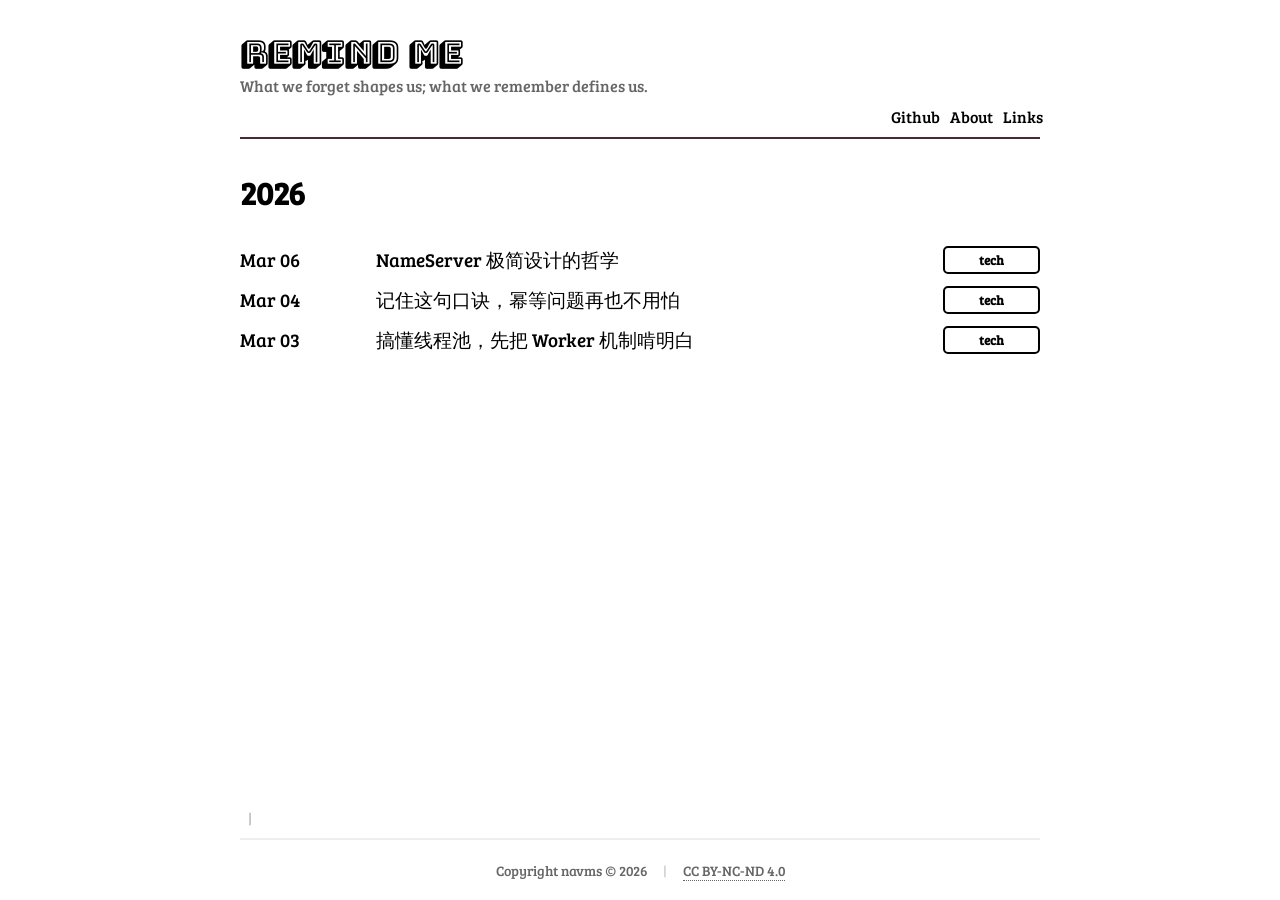
<file: index.html>
<!doctype html><html lang=zh-cn prefix="og: http://ogp.me/ns#"><head><meta charset=utf-8><meta name=generator content="Hugo 0.157.0"><meta http-equiv=X-UA-Compatible content="IE=edge"><meta name=viewport content="width=device-width,initial-scale=1"><meta name=author content="navms"><meta property="og:url" content="https://navms.github.io/"><meta name=title content="navms's blog"><meta name=keywords content="navms,Blog,Remind Me,Java,程序员,JavaScript,前端,后端,Web开发,软件工程,技术博客"><meta name=description content="navms, Blog, Remind Me, Java, 程序员, JavaScript, 前端, 后端, Web开发, 软件工程, 技术博客"><link rel=canonical href=https://navms.github.io/><link rel=apple-touch-icon href=/images/favicon.png><link rel=icon href=/images/favicon.png><link rel=shortcut href=/images/favicon.png><link rel=alternate type=application/atom+xml href=https://navms.github.io/index.xml title="navms's blog"><script type=application/ld+json>{"@context":"http://schema.org","@type":"BlogPosting","mainEntityOfPage":{"@type":"WebPage","@id":"https:\/\/navms.github.io\/"},"articleSection":"","name":"navms\u0027s blog","headline":"navms\u0027s blog","description":"What we forget shapes us; what we remember defines us.","inLanguage":"en-US","author":"navms","creator":"navms","publisher":"navms","accountablePerson":"navms","copyrightHolder":"navms","copyrightYear":"2026","datePublished":"2026-03-07 00:00:00 \u002b0000 UTC","dateModified":"2026-03-07 00:00:00 \u002b0000 UTC","url":"https:\/\/navms.github.io\/","keywords":[]}</script><title>navms's blog</title><meta property="og:title" content="navms's blog"><meta property="og:type" content="website"><meta property="og:description" content="What we forget shapes us; what we remember defines us."><meta name=description content="What we forget shapes us; what we remember defines us."><meta property="og:locale" content="zh-cn"><meta property="og:image" content="/images/favicon.png"><link rel=stylesheet href=/css/index.min.css><link rel=stylesheet href=/css/flexboxgrid-6.3.1.min.min.css><link href=/index.xml rel=alternate type=application/rss+xml title="navms's blog"><link rel=preconnect href=https://fonts.gstatic.com><link href="https://fonts.googleapis.com/css?family=Bree+Serif|Bungee+Shade" rel=stylesheet><script async src="https://www.googletagmanager.com/gtag/js?id=UA-xxx"></script></head><body><article class=posts><div class=row><div class=col-xs-12><header><div class=header-title><a href=/>REMIND ME</a></div><div class=header-subtitle>What we forget shapes us; what we remember defines us.</div></header><div class="row end-md header-items"><div class=header-item><a href=https://github.com/navms>Github</a></div><div class=header-item><a href=/about/>About</a></div><div class=header-item><a href=/links/>Links</a></div></div><div class=row></div><div class=header-line></div><div id=posts-list><section><h1 class=site-date-catalog>2026</h1><div class="row posts-line"><div class="posts-date col-xs-3 col-sm-2"><time datetime="2026-03-06 00:00:00 UTC">Mar 06</time></div><div class="posts-title col-xs-9 col-sm-10"><div class=row><div class="col-xs-11 col-sm-10"><a href=/posts/nameserver-%E6%9E%81%E7%AE%80%E8%AE%BE%E8%AE%A1%E7%9A%84%E5%93%B2%E5%AD%A6/>NameServer 极简设计的哲学</a></div><div class="col-xs-1 col-sm-2 posts-categories"><div class=posts-category><a href=/categories/tech/><strong>tech</strong></a></div></div></div></div></div><div class="row posts-line"><div class="posts-date col-xs-3 col-sm-2"><time datetime="2026-03-04 00:00:00 UTC">Mar 04</time></div><div class="posts-title col-xs-9 col-sm-10"><div class=row><div class="col-xs-11 col-sm-10"><a href=/posts/%E8%AE%B0%E4%BD%8F%E8%BF%99%E5%8F%A5%E5%8F%A3%E8%AF%80%E5%B9%82%E7%AD%89%E9%97%AE%E9%A2%98%E5%86%8D%E4%B9%9F%E4%B8%8D%E7%94%A8%E6%80%95/>记住这句口诀，幂等问题再也不用怕</a></div><div class="col-xs-1 col-sm-2 posts-categories"><div class=posts-category><a href=/categories/tech/><strong>tech</strong></a></div></div></div></div></div><div class="row posts-line"><div class="posts-date col-xs-3 col-sm-2"><time datetime="2026-03-03 00:00:00 UTC">Mar 03</time></div><div class="posts-title col-xs-9 col-sm-10"><div class=row><div class="col-xs-11 col-sm-10"><a href=/posts/%E6%90%9E%E6%87%82%E7%BA%BF%E7%A8%8B%E6%B1%A0%E5%85%88%E6%8A%8A-worker-%E6%9C%BA%E5%88%B6%E5%95%83%E6%98%8E%E7%99%BD/>搞懂线程池，先把 Worker 机制啃明白</a></div><div class="col-xs-1 col-sm-2 posts-categories"><div class=posts-category><a href=/categories/tech/><strong>tech</strong></a></div></div></div></div></div></section></div><div class=page-bottom><div class=site-counter><span id=busuanzi_container_site_pv style=display:none>总访问量 <span id=busuanzi_value_site_pv></span>
</span><span style="margin:0 8px;color:#bbb">|</span>
<span id=busuanzi_container_site_uv style=display:none>总访客数 <span id=busuanzi_value_site_uv></span></span></div><div class=site-footer><div class=footer-content><div class=footer-copyright>Copyright navms © 2026</div><div class=footer-separator>|</div><div class=footer-license><a href=https://creativecommons.org/licenses/by-nc-nd/4.0/ target=_blank rel=noopener>CC BY-NC-ND 4.0</a></div></div></div></div></div></div></article><script>document.addEventListener("DOMContentLoaded",function(){const e=document.getElementById("backToTop");e&&(window.addEventListener("scroll",function(){window.pageYOffset>300?e.classList.add("show"):e.classList.remove("show")}),e.addEventListener("click",function(e){e.preventDefault(),window.scrollTo({top:0,behavior:"smooth"})}))});function wrapTables(){const e=document.querySelectorAll(".markdown-body table");e.forEach(function(e){if(!e.parentElement.classList.contains("table-container")){const t=document.createElement("div");t.className="table-container",e.parentNode.insertBefore(t,e),t.appendChild(e)}})}wrapTables();function initTableOfContents(){const e=document.getElementById("tocContainer"),t=document.getElementById("tocContent"),n=document.getElementById("tocTrigger");if(!e||!t)return;const s=document.querySelectorAll(".markdown-body h1, .markdown-body h2, .markdown-body h3");if(s.length===0){e.style.display="none",n&&(n.style.display="none");return}s.forEach((e,t)=>{e.id||(e.id=`heading-${t}`)});let i="<ul>";s.forEach((e)=>{const s=e.tagName.toLowerCase(),o=e.textContent.trim(),n=e.id;i+=`<li class="toc-${s}">
        <a href="#${n}" data-target="${n}">${o}</a>
      </li>`}),i+="</ul>",t.innerHTML=i;let r=!1,a;function c(){clearTimeout(a),e.classList.add("show"),r=!0}function l(){a=setTimeout(()=>{e.classList.remove("show"),r=!1},300)}n&&(n.addEventListener("mouseenter",c),n.addEventListener("mouseleave",l)),e.addEventListener("mouseenter",()=>{clearTimeout(a),c()}),e.addEventListener("mouseleave",l),t.addEventListener("click",e=>{if(e.target.tagName==="A"){e.preventDefault();const n=e.target.getAttribute("data-target"),t=document.getElementById(n);if(t){const e=t.offsetTop-80;window.scrollTo({top:e,behavior:"smooth"})}}});let o=null;function d(){const n=window.pageYOffset;let e=null;for(let t=s.length-1;t>=0;t--){const o=s[t];if(o.offsetTop-100<=n){e=o;break}}if(e){const n=t.querySelector(`a[data-target="${e.id}"]`);if(n!==o&&(o&&o.classList.remove("active"),n)){n.classList.add("active"),o=n;const e=t.getBoundingClientRect(),s=n.getBoundingClientRect();(s.top<e.top||s.bottom>e.bottom)&&n.scrollIntoView({behavior:"smooth",block:"center"})}}}let u;window.addEventListener("scroll",()=>{clearTimeout(u),u=setTimeout(d,50)}),d()}initTableOfContents()</script><script async src=//busuanzi.ibruce.info/busuanzi/2.3/busuanzi.pure.mini.js></script></body></html>
</file>
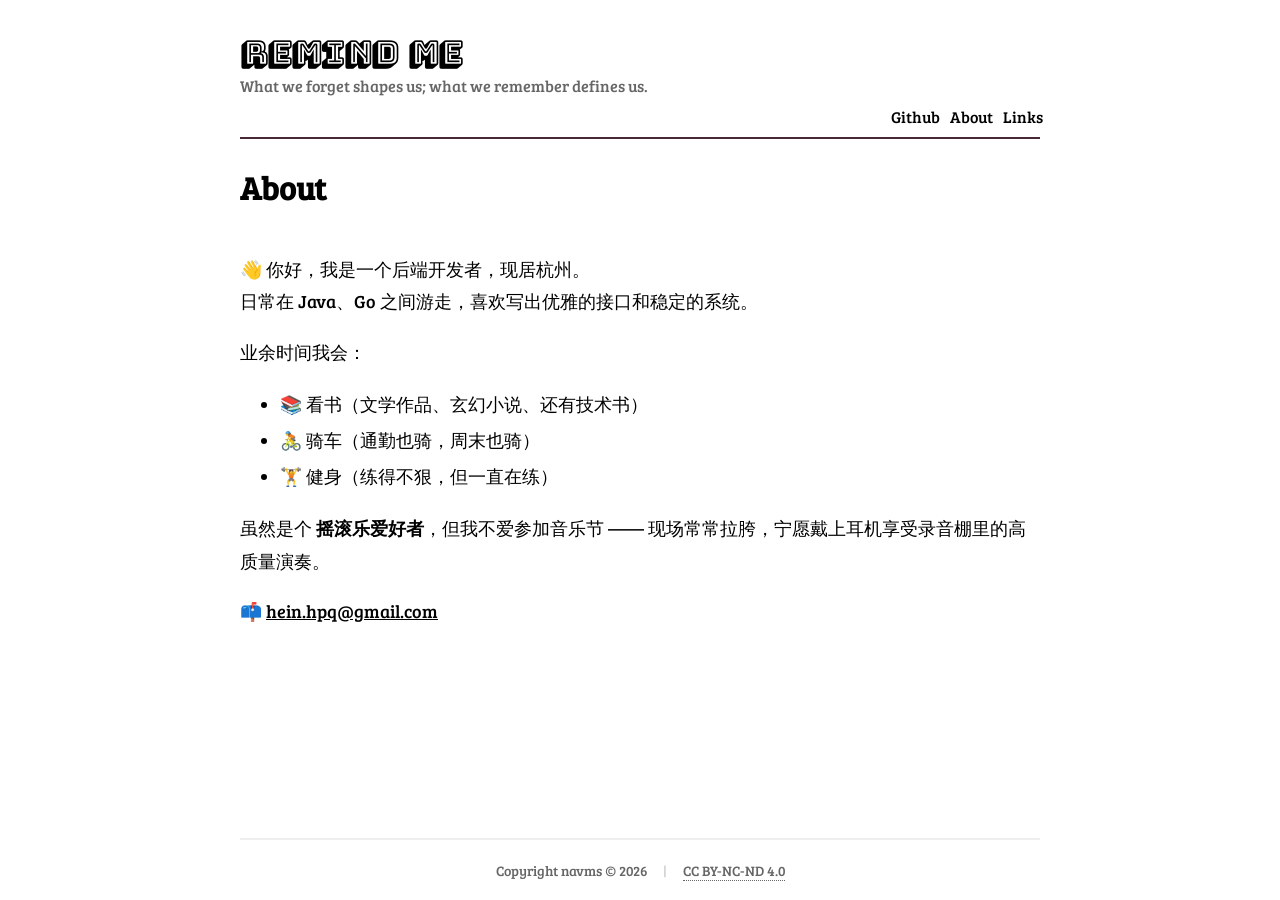
<file: about/index.html>
<!doctype html><html lang=en><head><meta charset=utf-8><meta name=generator content="Hugo 0.157.0"><meta http-equiv=X-UA-Compatible content="IE=edge"><meta name=viewport content="width=device-width,initial-scale=1"><meta name=author content="navms"><meta property="og:url" content="https://navms.github.io/about/"><meta name=title content="About"><meta name=keywords content="navms,Blog,Remind Me,Java,程序员,JavaScript,前端,后端,Web开发,软件工程,技术博客"><meta name=description content="navms, Blog, Remind Me, Java, 程序员, JavaScript, 前端, 后端, Web开发, 软件工程, 技术博客"><link rel=canonical href=https://navms.github.io/about/><link rel=apple-touch-icon href=/images/favicon.png><link rel=icon href=/images/favicon.png><link rel=shortcut href=/images/favicon.png><link rel=alternate type=application/atom+xml href=https://navms.github.io/index.xml title="navms's blog"><script type=application/ld+json>{"@context":"http://schema.org","@type":"BlogPosting","mainEntityOfPage":{"@type":"WebPage","@id":"https:\/\/navms.github.io\/"},"articleSection":"","name":"About","headline":"About","description":"👋 你好，我是一个后端开发者，现居杭州。\n日常在 Java、Go 之间游走，喜欢写出优雅的接口和稳定的系统。\n业余时间我会：\n📚 看书（文学作品、玄幻小说、还有技术书） 🚴 骑车（通勤也骑，周末也骑） 🏋️ 健身（练得不狠，但一直在练） 虽然是个 摇滚乐爱好者，但我不爱参加音乐节 —— 现场常常拉胯，宁愿戴上耳机享受录音棚里的高质量演奏。\n📫 hein.hpq@gmail.com\n","inLanguage":"en-US","author":"navms","creator":"navms","publisher":"navms","accountablePerson":"navms","copyrightHolder":"navms","copyrightYear":"2025","datePublished":"2025-07-13 00:00:00 \u002b0000 UTC","dateModified":"2025-07-13 00:00:00 \u002b0000 UTC","url":"https:\/\/navms.github.io\/about\/","keywords":[]}</script><title>About</title><meta property="og:title" content="About"><meta property="og:type" content="article"><meta property="og:description" content="👋 你好，我是一个后端开发者，现居杭州。
日常在 Java、Go 之间游走，喜欢写出优雅的接口和稳定的系统。
业余时间我会：
📚 看书（文学作品、玄幻小说、还有技术书） 🚴 骑车（通勤也骑，周末也骑） 🏋️ 健身（练得不狠，但一直在练） 虽然是个 摇滚乐爱好者，但我不爱参加音乐节 —— 现场常常拉胯，宁愿戴上耳机享受录音棚里的高质量演奏。
📫 hein.hpq@gmail.com
"><meta name=description content="👋 你好，我是一个后端开发者，现居杭州。
日常在 Java、Go 之间游走，喜欢写出优雅的接口和稳定的系统。
业余时间我会：
📚 看书（文学作品、玄幻小说、还有技术书） 🚴 骑车（通勤也骑，周末也骑） 🏋️ 健身（练得不狠，但一直在练） 虽然是个 摇滚乐爱好者，但我不爱参加音乐节 —— 现场常常拉胯，宁愿戴上耳机享受录音棚里的高质量演奏。
📫 hein.hpq@gmail.com
"><meta property="og:locale" content="zh-cn"><meta property="og:image" content="/images/favicon.png"><link rel=stylesheet href=/css/index.min.css><link rel=stylesheet href=/css/flexboxgrid-6.3.1.min.min.css><link href=/index.xml rel=alternate type=application/rss+xml title="navms's blog"><link rel=preconnect href=https://fonts.gstatic.com><link href="https://fonts.googleapis.com/css?family=Bree+Serif|Bungee+Shade" rel=stylesheet><script async src="https://www.googletagmanager.com/gtag/js?id=UA-xxx"></script></head><body><article class="post Chinese" id=article><div class=row><div class=col-xs-12><div class=site-header><header><div class=header-title><a href=/>REMIND ME</a></div><div class=header-subtitle>What we forget shapes us; what we remember defines us.</div></header><div class="row end-md header-items"><div class=header-item><a href=https://github.com/navms>Github</a></div><div class=header-item><a href=/about/>About</a></div><div class=header-item><a href=/links/>Links</a></div></div><div class=row></div><div class=header-line></div></div><header class=post-header><h1 class=post-title>About</h1></header><div class=toc-container id=tocContainer><div class=toc-header>目录</div><div class=toc-content id=tocContent></div></div><div class="post-content markdown-body"><p>👋 你好，我是一个后端开发者，现居杭州。<br>日常在 Java、Go 之间游走，喜欢写出优雅的接口和稳定的系统。</p><p>业余时间我会：</p><ul><li>📚 看书（文学作品、玄幻小说、还有技术书）</li><li>🚴 骑车（通勤也骑，周末也骑）</li><li>🏋️ 健身（练得不狠，但一直在练）</li></ul><p>虽然是个 <strong>摇滚乐爱好者</strong>，但我不爱参加音乐节 —— 现场常常拉胯，宁愿戴上耳机享受录音棚里的高质量演奏。</p><p>📫 <a href=mailto:hein.hpq@gmail.com>hein.hpq@gmail.com</a></p></div><div class="row middle-xs"><div class=col-xs-12></div></div><div class=site-footer><div class=footer-content><div class=footer-copyright>Copyright navms © 2026</div><div class=footer-separator>|</div><div class=footer-license><a href=https://creativecommons.org/licenses/by-nc-nd/4.0/ target=_blank rel=noopener>CC BY-NC-ND 4.0</a></div></div></div></div></div></article><a href=# class=back-to-top id=backToTop title=返回顶部></a><div class=toc-trigger id=tocTrigger></div><script>document.addEventListener("DOMContentLoaded",function(){const e=document.getElementById("backToTop");e&&(window.addEventListener("scroll",function(){window.pageYOffset>300?e.classList.add("show"):e.classList.remove("show")}),e.addEventListener("click",function(e){e.preventDefault(),window.scrollTo({top:0,behavior:"smooth"})}))});function wrapTables(){const e=document.querySelectorAll(".markdown-body table");e.forEach(function(e){if(!e.parentElement.classList.contains("table-container")){const t=document.createElement("div");t.className="table-container",e.parentNode.insertBefore(t,e),t.appendChild(e)}})}wrapTables();function initTableOfContents(){const e=document.getElementById("tocContainer"),t=document.getElementById("tocContent"),n=document.getElementById("tocTrigger");if(!e||!t)return;const s=document.querySelectorAll(".markdown-body h1, .markdown-body h2, .markdown-body h3");if(s.length===0){e.style.display="none",n&&(n.style.display="none");return}s.forEach((e,t)=>{e.id||(e.id=`heading-${t}`)});let i="<ul>";s.forEach((e)=>{const s=e.tagName.toLowerCase(),o=e.textContent.trim(),n=e.id;i+=`<li class="toc-${s}">
        <a href="#${n}" data-target="${n}">${o}</a>
      </li>`}),i+="</ul>",t.innerHTML=i;let r=!1,a;function c(){clearTimeout(a),e.classList.add("show"),r=!0}function l(){a=setTimeout(()=>{e.classList.remove("show"),r=!1},300)}n&&(n.addEventListener("mouseenter",c),n.addEventListener("mouseleave",l)),e.addEventListener("mouseenter",()=>{clearTimeout(a),c()}),e.addEventListener("mouseleave",l),t.addEventListener("click",e=>{if(e.target.tagName==="A"){e.preventDefault();const n=e.target.getAttribute("data-target"),t=document.getElementById(n);if(t){const e=t.offsetTop-80;window.scrollTo({top:e,behavior:"smooth"})}}});let o=null;function d(){const n=window.pageYOffset;let e=null;for(let t=s.length-1;t>=0;t--){const o=s[t];if(o.offsetTop-100<=n){e=o;break}}if(e){const n=t.querySelector(`a[data-target="${e.id}"]`);if(n!==o&&(o&&o.classList.remove("active"),n)){n.classList.add("active"),o=n;const e=t.getBoundingClientRect(),s=n.getBoundingClientRect();(s.top<e.top||s.bottom>e.bottom)&&n.scrollIntoView({behavior:"smooth",block:"center"})}}}let u;window.addEventListener("scroll",()=>{clearTimeout(u),u=setTimeout(d,50)}),d()}initTableOfContents()</script></body></html>
</file>
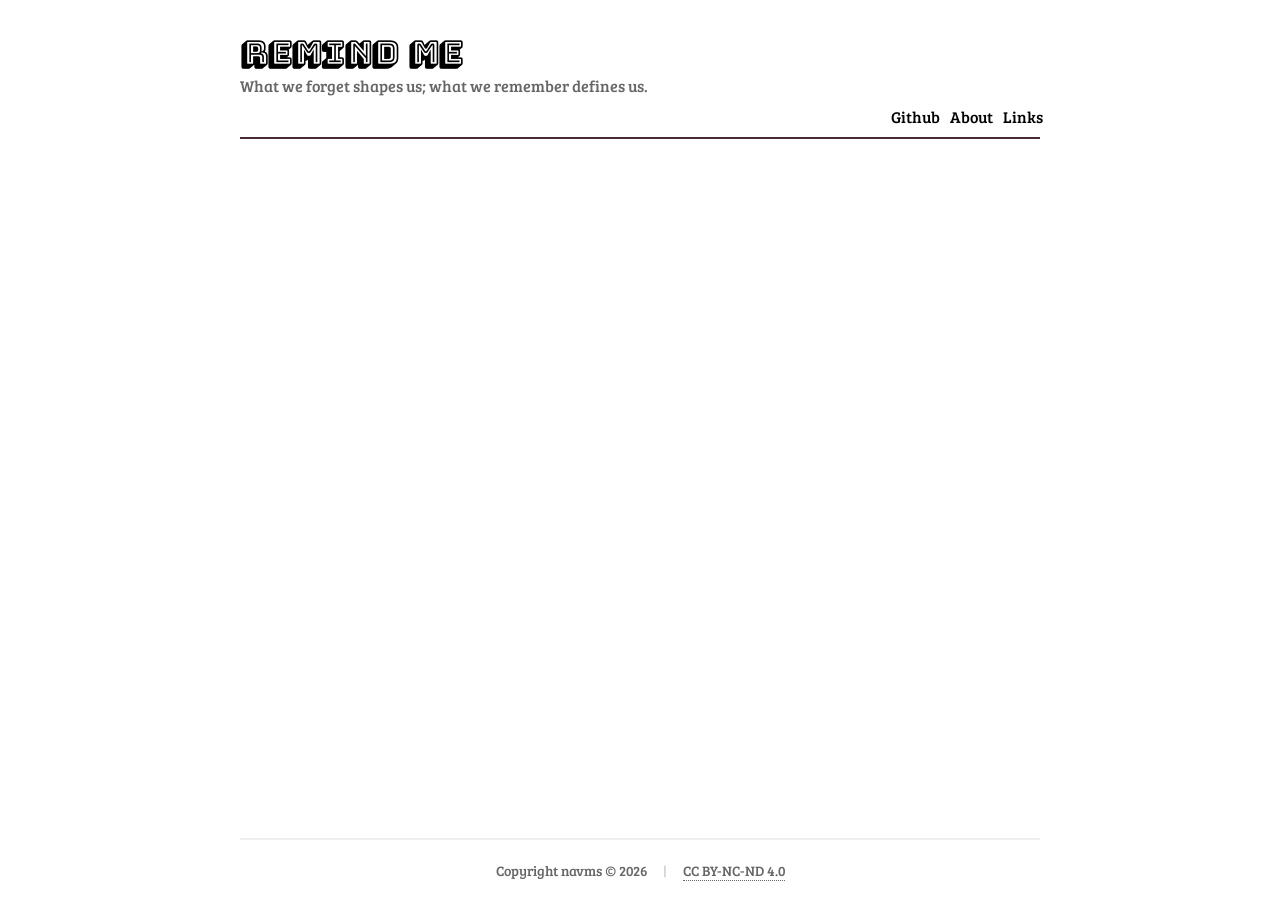
<file: categories/index.html>
<!doctype html><html lang=en><head><meta charset=utf-8><meta name=generator content="Hugo 0.157.0"><meta http-equiv=X-UA-Compatible content="IE=edge"><meta name=viewport content="width=device-width,initial-scale=1"><meta name=author content="navms"><meta property="og:url" content="https://navms.github.io/categories/"><meta name=title content="Categories"><meta name=keywords content="navms,Blog,Remind Me,Java,程序员,JavaScript,前端,后端,Web开发,软件工程,技术博客"><meta name=description content="navms, Blog, Remind Me, Java, 程序员, JavaScript, 前端, 后端, Web开发, 软件工程, 技术博客"><link rel=canonical href=https://navms.github.io/categories/><link rel=apple-touch-icon href=/images/favicon.png><link rel=icon href=/images/favicon.png><link rel=shortcut href=/images/favicon.png><link rel=alternate type=application/atom+xml href=https://navms.github.io/index.xml title="navms's blog"><script type=application/ld+json>{"@context":"http://schema.org","@type":"BlogPosting","mainEntityOfPage":{"@type":"WebPage","@id":"https:\/\/navms.github.io\/"},"articleSection":"categories","name":"Categories","headline":"Categories","description":"","inLanguage":"en-US","author":"navms","creator":"navms","publisher":"navms","accountablePerson":"navms","copyrightHolder":"navms","copyrightYear":"2026","datePublished":"2026-03-06 00:00:00 \u002b0000 UTC","dateModified":"2026-03-06 00:00:00 \u002b0000 UTC","url":"https:\/\/navms.github.io\/categories\/","keywords":[]}</script><title>Categories</title><meta property="og:title" content="Categories"><meta property="og:type" content="article"><meta property="og:description" content><meta name=description content><meta property="og:locale" content="zh-cn"><meta property="og:image" content="/images/favicon.png"><link rel=stylesheet href=/css/index.min.css><link rel=stylesheet href=/css/flexboxgrid-6.3.1.min.min.css><link href=/index.xml rel=alternate type=application/rss+xml title="navms's blog"><link rel=preconnect href=https://fonts.gstatic.com><link href="https://fonts.googleapis.com/css?family=Bree+Serif|Bungee+Shade" rel=stylesheet><script async src="https://www.googletagmanager.com/gtag/js?id=UA-xxx"></script></head><body><article class=posts><div class=row><div class=col-xs-12><header><div class=header-title><a href=/>REMIND ME</a></div><div class=header-subtitle>What we forget shapes us; what we remember defines us.</div></header><div class="row end-md header-items"><div class=header-item><a href=https://github.com/navms>Github</a></div><div class=header-item><a href=/about/>About</a></div><div class=header-item><a href=/links/>Links</a></div></div><div class=row></div><div class=header-line></div><h1 class=taxonomy-term></h1><div id=posts-list></div><div class=site-footer><div class=footer-content><div class=footer-copyright>Copyright navms © 2026</div><div class=footer-separator>|</div><div class=footer-license><a href=https://creativecommons.org/licenses/by-nc-nd/4.0/ target=_blank rel=noopener>CC BY-NC-ND 4.0</a></div></div></div></div></div></article><script>document.addEventListener("DOMContentLoaded",function(){const e=document.getElementById("backToTop");e&&(window.addEventListener("scroll",function(){window.pageYOffset>300?e.classList.add("show"):e.classList.remove("show")}),e.addEventListener("click",function(e){e.preventDefault(),window.scrollTo({top:0,behavior:"smooth"})}))});function wrapTables(){const e=document.querySelectorAll(".markdown-body table");e.forEach(function(e){if(!e.parentElement.classList.contains("table-container")){const t=document.createElement("div");t.className="table-container",e.parentNode.insertBefore(t,e),t.appendChild(e)}})}wrapTables();function initTableOfContents(){const e=document.getElementById("tocContainer"),t=document.getElementById("tocContent"),n=document.getElementById("tocTrigger");if(!e||!t)return;const s=document.querySelectorAll(".markdown-body h1, .markdown-body h2, .markdown-body h3");if(s.length===0){e.style.display="none",n&&(n.style.display="none");return}s.forEach((e,t)=>{e.id||(e.id=`heading-${t}`)});let i="<ul>";s.forEach((e)=>{const s=e.tagName.toLowerCase(),o=e.textContent.trim(),n=e.id;i+=`<li class="toc-${s}">
        <a href="#${n}" data-target="${n}">${o}</a>
      </li>`}),i+="</ul>",t.innerHTML=i;let r=!1,a;function c(){clearTimeout(a),e.classList.add("show"),r=!0}function l(){a=setTimeout(()=>{e.classList.remove("show"),r=!1},300)}n&&(n.addEventListener("mouseenter",c),n.addEventListener("mouseleave",l)),e.addEventListener("mouseenter",()=>{clearTimeout(a),c()}),e.addEventListener("mouseleave",l),t.addEventListener("click",e=>{if(e.target.tagName==="A"){e.preventDefault();const n=e.target.getAttribute("data-target"),t=document.getElementById(n);if(t){const e=t.offsetTop-80;window.scrollTo({top:e,behavior:"smooth"})}}});let o=null;function d(){const n=window.pageYOffset;let e=null;for(let t=s.length-1;t>=0;t--){const o=s[t];if(o.offsetTop-100<=n){e=o;break}}if(e){const n=t.querySelector(`a[data-target="${e.id}"]`);if(n!==o&&(o&&o.classList.remove("active"),n)){n.classList.add("active"),o=n;const e=t.getBoundingClientRect(),s=n.getBoundingClientRect();(s.top<e.top||s.bottom>e.bottom)&&n.scrollIntoView({behavior:"smooth",block:"center"})}}}let u;window.addEventListener("scroll",()=>{clearTimeout(u),u=setTimeout(d,50)}),d()}initTableOfContents()</script></body></html>
</file>
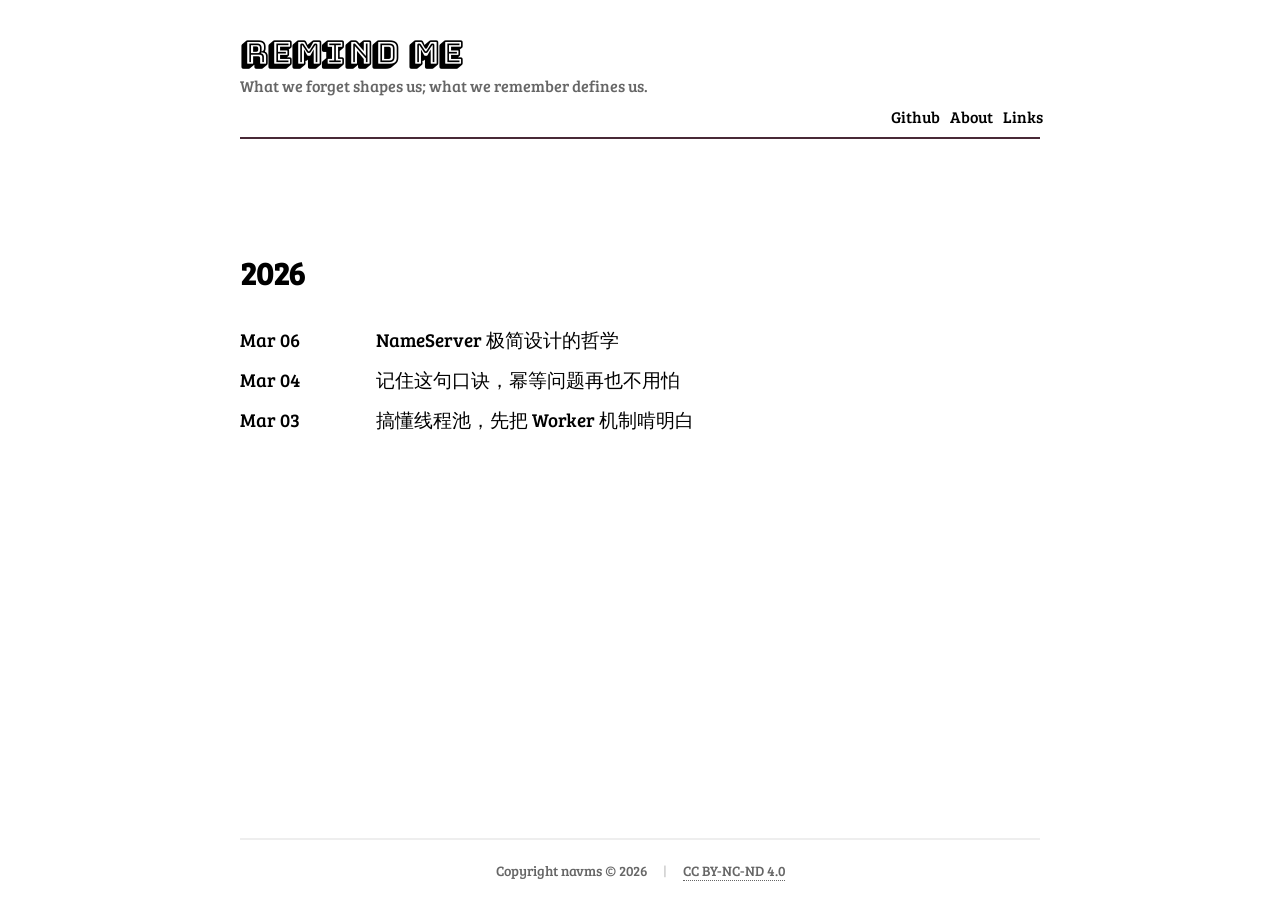
<file: posts/index.html>
<!doctype html><html lang=en><head><meta charset=utf-8><meta name=generator content="Hugo 0.157.0"><meta http-equiv=X-UA-Compatible content="IE=edge"><meta name=viewport content="width=device-width,initial-scale=1"><meta name=author content="navms"><meta property="og:url" content="https://navms.github.io/posts/"><meta name=title content="Posts"><meta name=keywords content="navms,Blog,Remind Me,Java,程序员,JavaScript,前端,后端,Web开发,软件工程,技术博客"><meta name=description content="navms, Blog, Remind Me, Java, 程序员, JavaScript, 前端, 后端, Web开发, 软件工程, 技术博客"><link rel=canonical href=https://navms.github.io/posts/><link rel=apple-touch-icon href=/images/favicon.png><link rel=icon href=/images/favicon.png><link rel=shortcut href=/images/favicon.png><link rel=alternate type=application/atom+xml href=https://navms.github.io/index.xml title="navms's blog"><script type=application/ld+json>{"@context":"http://schema.org","@type":"BlogPosting","mainEntityOfPage":{"@type":"WebPage","@id":"https:\/\/navms.github.io\/"},"articleSection":"posts","name":"Posts","headline":"Posts","description":"","inLanguage":"en-US","author":"navms","creator":"navms","publisher":"navms","accountablePerson":"navms","copyrightHolder":"navms","copyrightYear":"2026","datePublished":"2026-03-06 00:00:00 \u002b0000 UTC","dateModified":"2026-03-06 00:00:00 \u002b0000 UTC","url":"https:\/\/navms.github.io\/posts\/","keywords":[]}</script><title>Posts</title><meta property="og:title" content="Posts"><meta property="og:type" content="article"><meta property="og:description" content><meta name=description content><meta property="og:locale" content="zh-cn"><meta property="og:image" content="/images/favicon.png"><link rel=stylesheet href=/css/index.min.css><link rel=stylesheet href=/css/flexboxgrid-6.3.1.min.min.css><link href=/index.xml rel=alternate type=application/rss+xml title="navms's blog"><link rel=preconnect href=https://fonts.gstatic.com><link href="https://fonts.googleapis.com/css?family=Bree+Serif|Bungee+Shade" rel=stylesheet><script async src="https://www.googletagmanager.com/gtag/js?id=UA-xxx"></script></head><body><article class=posts><div class=row><div class=col-xs-12><header><div class=header-title><a href=/>REMIND ME</a></div><div class=header-subtitle>What we forget shapes us; what we remember defines us.</div></header><div class="row end-md header-items"><div class=header-item><a href=https://github.com/navms>Github</a></div><div class=header-item><a href=/about/>About</a></div><div class=header-item><a href=/links/>Links</a></div></div><div class=row></div><div class=header-line></div><h1 class=taxonomy-term></h1><div id=posts-list><section><h1 class=site-date-catalog>2026</h1><div class="row posts-line"><div class="posts-date col-xs-2"><time datetime="2026-03-06 00:00:00 UTC">Mar 06</time></div><div class="posts-title col-xs-10"><div class=row><div class=col-xs-12><a href=/posts/nameserver-%E6%9E%81%E7%AE%80%E8%AE%BE%E8%AE%A1%E7%9A%84%E5%93%B2%E5%AD%A6/>NameServer 极简设计的哲学</a></div></div></div></div><div class="row posts-line"><div class="posts-date col-xs-2"><time datetime="2026-03-04 00:00:00 UTC">Mar 04</time></div><div class="posts-title col-xs-10"><div class=row><div class=col-xs-12><a href=/posts/%E8%AE%B0%E4%BD%8F%E8%BF%99%E5%8F%A5%E5%8F%A3%E8%AF%80%E5%B9%82%E7%AD%89%E9%97%AE%E9%A2%98%E5%86%8D%E4%B9%9F%E4%B8%8D%E7%94%A8%E6%80%95/>记住这句口诀，幂等问题再也不用怕</a></div></div></div></div><div class="row posts-line"><div class="posts-date col-xs-2"><time datetime="2026-03-03 00:00:00 UTC">Mar 03</time></div><div class="posts-title col-xs-10"><div class=row><div class=col-xs-12><a href=/posts/%E6%90%9E%E6%87%82%E7%BA%BF%E7%A8%8B%E6%B1%A0%E5%85%88%E6%8A%8A-worker-%E6%9C%BA%E5%88%B6%E5%95%83%E6%98%8E%E7%99%BD/>搞懂线程池，先把 Worker 机制啃明白</a></div></div></div></div></section></div><div class=site-footer><div class=footer-content><div class=footer-copyright>Copyright navms © 2026</div><div class=footer-separator>|</div><div class=footer-license><a href=https://creativecommons.org/licenses/by-nc-nd/4.0/ target=_blank rel=noopener>CC BY-NC-ND 4.0</a></div></div></div></div></div></article><script>document.addEventListener("DOMContentLoaded",function(){const e=document.getElementById("backToTop");e&&(window.addEventListener("scroll",function(){window.pageYOffset>300?e.classList.add("show"):e.classList.remove("show")}),e.addEventListener("click",function(e){e.preventDefault(),window.scrollTo({top:0,behavior:"smooth"})}))});function wrapTables(){const e=document.querySelectorAll(".markdown-body table");e.forEach(function(e){if(!e.parentElement.classList.contains("table-container")){const t=document.createElement("div");t.className="table-container",e.parentNode.insertBefore(t,e),t.appendChild(e)}})}wrapTables();function initTableOfContents(){const e=document.getElementById("tocContainer"),t=document.getElementById("tocContent"),n=document.getElementById("tocTrigger");if(!e||!t)return;const s=document.querySelectorAll(".markdown-body h1, .markdown-body h2, .markdown-body h3");if(s.length===0){e.style.display="none",n&&(n.style.display="none");return}s.forEach((e,t)=>{e.id||(e.id=`heading-${t}`)});let i="<ul>";s.forEach((e)=>{const s=e.tagName.toLowerCase(),o=e.textContent.trim(),n=e.id;i+=`<li class="toc-${s}">
        <a href="#${n}" data-target="${n}">${o}</a>
      </li>`}),i+="</ul>",t.innerHTML=i;let r=!1,a;function c(){clearTimeout(a),e.classList.add("show"),r=!0}function l(){a=setTimeout(()=>{e.classList.remove("show"),r=!1},300)}n&&(n.addEventListener("mouseenter",c),n.addEventListener("mouseleave",l)),e.addEventListener("mouseenter",()=>{clearTimeout(a),c()}),e.addEventListener("mouseleave",l),t.addEventListener("click",e=>{if(e.target.tagName==="A"){e.preventDefault();const n=e.target.getAttribute("data-target"),t=document.getElementById(n);if(t){const e=t.offsetTop-80;window.scrollTo({top:e,behavior:"smooth"})}}});let o=null;function d(){const n=window.pageYOffset;let e=null;for(let t=s.length-1;t>=0;t--){const o=s[t];if(o.offsetTop-100<=n){e=o;break}}if(e){const n=t.querySelector(`a[data-target="${e.id}"]`);if(n!==o&&(o&&o.classList.remove("active"),n)){n.classList.add("active"),o=n;const e=t.getBoundingClientRect(),s=n.getBoundingClientRect();(s.top<e.top||s.bottom>e.bottom)&&n.scrollIntoView({behavior:"smooth",block:"center"})}}}let u;window.addEventListener("scroll",()=>{clearTimeout(u),u=setTimeout(d,50)}),d()}initTableOfContents()</script></body></html>
</file>
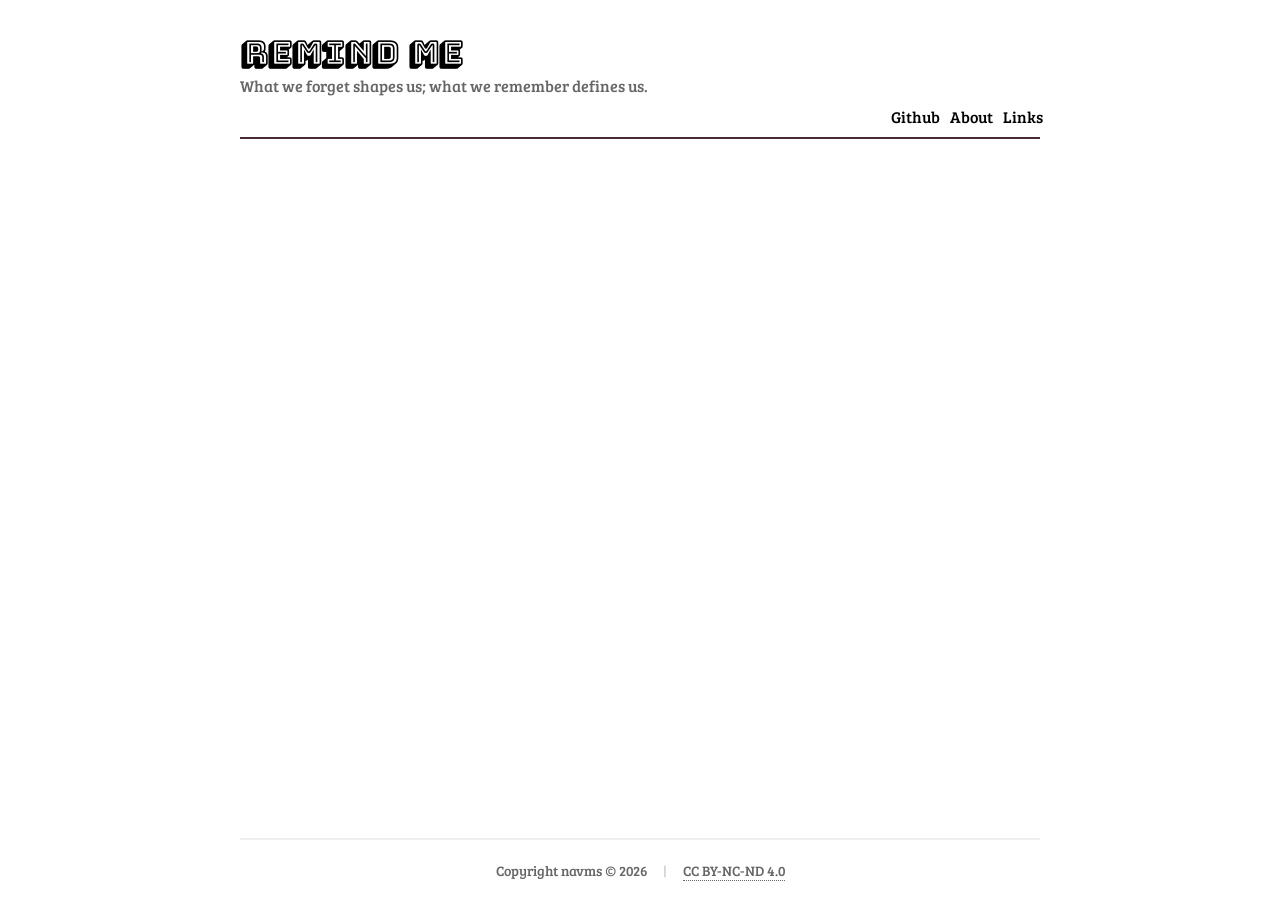
<file: tags/index.html>
<!doctype html><html lang=en><head><meta charset=utf-8><meta name=generator content="Hugo 0.157.0"><meta http-equiv=X-UA-Compatible content="IE=edge"><meta name=viewport content="width=device-width,initial-scale=1"><meta name=author content="navms"><meta property="og:url" content="https://navms.github.io/tags/"><meta name=title content="Tags"><meta name=keywords content="navms,Blog,Remind Me,Java,程序员,JavaScript,前端,后端,Web开发,软件工程,技术博客"><meta name=description content="navms, Blog, Remind Me, Java, 程序员, JavaScript, 前端, 后端, Web开发, 软件工程, 技术博客"><link rel=canonical href=https://navms.github.io/tags/><link rel=apple-touch-icon href=/images/favicon.png><link rel=icon href=/images/favicon.png><link rel=shortcut href=/images/favicon.png><link rel=alternate type=application/atom+xml href=https://navms.github.io/index.xml title="navms's blog"><script type=application/ld+json>{"@context":"http://schema.org","@type":"BlogPosting","mainEntityOfPage":{"@type":"WebPage","@id":"https:\/\/navms.github.io\/"},"articleSection":"tags","name":"Tags","headline":"Tags","description":"","inLanguage":"en-US","author":"navms","creator":"navms","publisher":"navms","accountablePerson":"navms","copyrightHolder":"navms","copyrightYear":"0001","datePublished":"0001-01-01 00:00:00 \u002b0000 UTC","dateModified":"0001-01-01 00:00:00 \u002b0000 UTC","url":"https:\/\/navms.github.io\/tags\/","keywords":[]}</script><title>Tags</title><meta property="og:title" content="Tags"><meta property="og:type" content="article"><meta property="og:description" content><meta name=description content><meta property="og:locale" content="zh-cn"><meta property="og:image" content="/images/favicon.png"><link rel=stylesheet href=/css/index.min.css><link rel=stylesheet href=/css/flexboxgrid-6.3.1.min.min.css><link href=/index.xml rel=alternate type=application/rss+xml title="navms's blog"><link rel=preconnect href=https://fonts.gstatic.com><link href="https://fonts.googleapis.com/css?family=Bree+Serif|Bungee+Shade" rel=stylesheet><script async src="https://www.googletagmanager.com/gtag/js?id=UA-xxx"></script></head><body><article class=posts><div class=row><div class=col-xs-12><header><div class=header-title><a href=/>REMIND ME</a></div><div class=header-subtitle>What we forget shapes us; what we remember defines us.</div></header><div class="row end-md header-items"><div class=header-item><a href=https://github.com/navms>Github</a></div><div class=header-item><a href=/about/>About</a></div><div class=header-item><a href=/links/>Links</a></div></div><div class=row></div><div class=header-line></div><h1 class=taxonomy-term></h1><div id=posts-list></div><div class=site-footer><div class=footer-content><div class=footer-copyright>Copyright navms © 2026</div><div class=footer-separator>|</div><div class=footer-license><a href=https://creativecommons.org/licenses/by-nc-nd/4.0/ target=_blank rel=noopener>CC BY-NC-ND 4.0</a></div></div></div></div></div></article><script>document.addEventListener("DOMContentLoaded",function(){const e=document.getElementById("backToTop");e&&(window.addEventListener("scroll",function(){window.pageYOffset>300?e.classList.add("show"):e.classList.remove("show")}),e.addEventListener("click",function(e){e.preventDefault(),window.scrollTo({top:0,behavior:"smooth"})}))});function wrapTables(){const e=document.querySelectorAll(".markdown-body table");e.forEach(function(e){if(!e.parentElement.classList.contains("table-container")){const t=document.createElement("div");t.className="table-container",e.parentNode.insertBefore(t,e),t.appendChild(e)}})}wrapTables();function initTableOfContents(){const e=document.getElementById("tocContainer"),t=document.getElementById("tocContent"),n=document.getElementById("tocTrigger");if(!e||!t)return;const s=document.querySelectorAll(".markdown-body h1, .markdown-body h2, .markdown-body h3");if(s.length===0){e.style.display="none",n&&(n.style.display="none");return}s.forEach((e,t)=>{e.id||(e.id=`heading-${t}`)});let i="<ul>";s.forEach((e)=>{const s=e.tagName.toLowerCase(),o=e.textContent.trim(),n=e.id;i+=`<li class="toc-${s}">
        <a href="#${n}" data-target="${n}">${o}</a>
      </li>`}),i+="</ul>",t.innerHTML=i;let r=!1,a;function c(){clearTimeout(a),e.classList.add("show"),r=!0}function l(){a=setTimeout(()=>{e.classList.remove("show"),r=!1},300)}n&&(n.addEventListener("mouseenter",c),n.addEventListener("mouseleave",l)),e.addEventListener("mouseenter",()=>{clearTimeout(a),c()}),e.addEventListener("mouseleave",l),t.addEventListener("click",e=>{if(e.target.tagName==="A"){e.preventDefault();const n=e.target.getAttribute("data-target"),t=document.getElementById(n);if(t){const e=t.offsetTop-80;window.scrollTo({top:e,behavior:"smooth"})}}});let o=null;function d(){const n=window.pageYOffset;let e=null;for(let t=s.length-1;t>=0;t--){const o=s[t];if(o.offsetTop-100<=n){e=o;break}}if(e){const n=t.querySelector(`a[data-target="${e.id}"]`);if(n!==o&&(o&&o.classList.remove("active"),n)){n.classList.add("active"),o=n;const e=t.getBoundingClientRect(),s=n.getBoundingClientRect();(s.top<e.top||s.bottom>e.bottom)&&n.scrollIntoView({behavior:"smooth",block:"center"})}}}let u;window.addEventListener("scroll",()=>{clearTimeout(u),u=setTimeout(d,50)}),d()}initTableOfContents()</script></body></html>
</file>
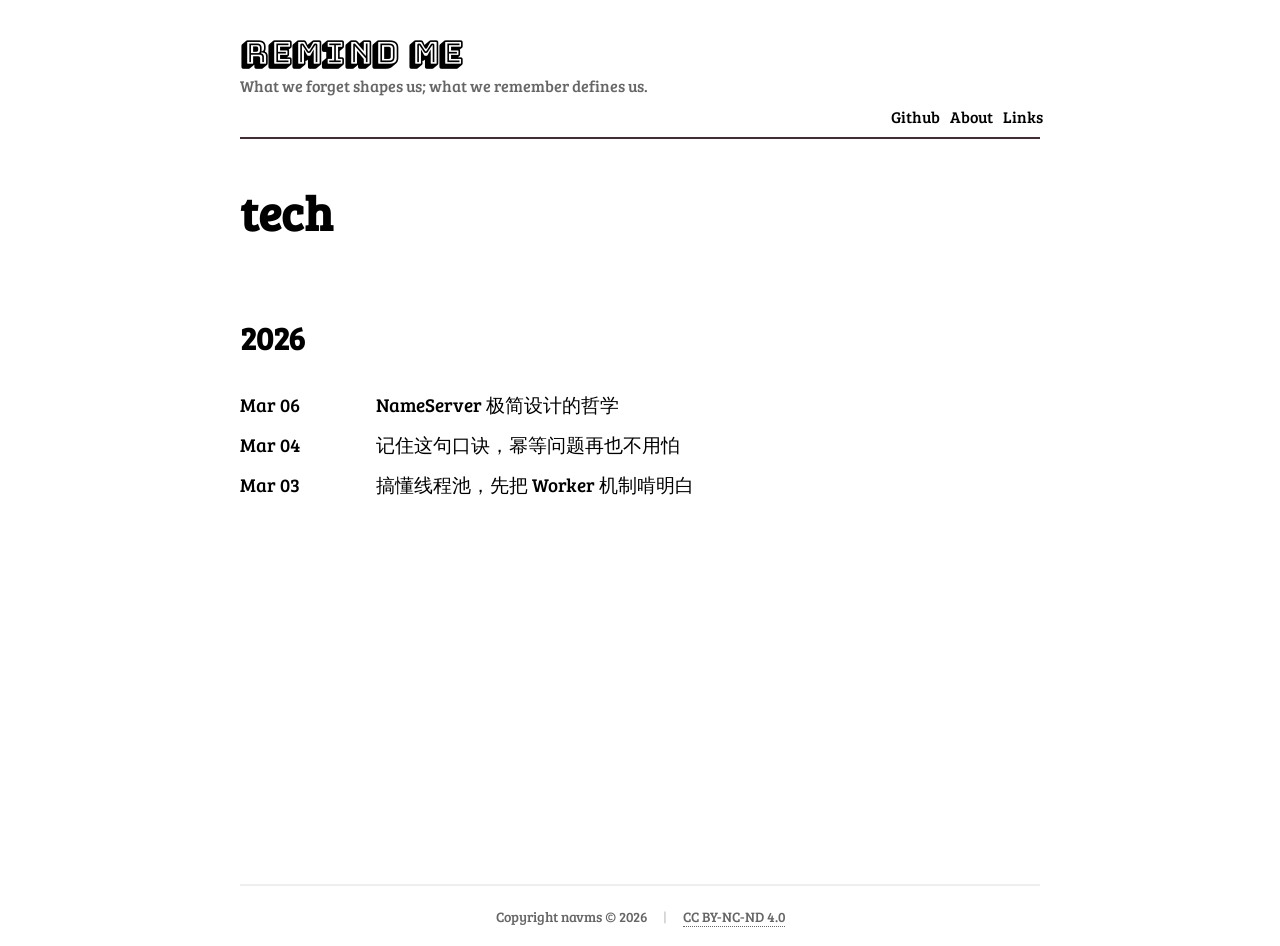
<file: categories/tech/index.html>
<!doctype html><html lang=en><head><meta charset=utf-8><meta name=generator content="Hugo 0.157.0"><meta http-equiv=X-UA-Compatible content="IE=edge"><meta name=viewport content="width=device-width,initial-scale=1"><meta name=author content="navms"><meta property="og:url" content="https://navms.github.io/categories/tech/"><meta name=title content="Tech"><meta name=keywords content="navms,Blog,Remind Me,Java,程序员,JavaScript,前端,后端,Web开发,软件工程,技术博客"><meta name=description content="navms, Blog, Remind Me, Java, 程序员, JavaScript, 前端, 后端, Web开发, 软件工程, 技术博客"><link rel=canonical href=https://navms.github.io/categories/tech/><link rel=apple-touch-icon href=/images/favicon.png><link rel=icon href=/images/favicon.png><link rel=shortcut href=/images/favicon.png><link rel=alternate type=application/atom+xml href=https://navms.github.io/index.xml title="navms's blog"><script type=application/ld+json>{"@context":"http://schema.org","@type":"BlogPosting","mainEntityOfPage":{"@type":"WebPage","@id":"https:\/\/navms.github.io\/"},"articleSection":"categories","name":"Tech","headline":"Tech","description":"","inLanguage":"en-US","author":"navms","creator":"navms","publisher":"navms","accountablePerson":"navms","copyrightHolder":"navms","copyrightYear":"2026","datePublished":"2026-03-06 00:00:00 \u002b0000 UTC","dateModified":"2026-03-06 00:00:00 \u002b0000 UTC","url":"https:\/\/navms.github.io\/categories\/tech\/","keywords":[]}</script><title>Tech</title><meta property="og:title" content="Tech"><meta property="og:type" content="article"><meta property="og:description" content><meta name=description content><meta property="og:locale" content="zh-cn"><meta property="og:image" content="/images/favicon.png"><link rel=stylesheet href=/css/index.min.css><link rel=stylesheet href=/css/flexboxgrid-6.3.1.min.min.css><link href=/index.xml rel=alternate type=application/rss+xml title="navms's blog"><link rel=preconnect href=https://fonts.gstatic.com><link href="https://fonts.googleapis.com/css?family=Bree+Serif|Bungee+Shade" rel=stylesheet><script async src="https://www.googletagmanager.com/gtag/js?id=UA-xxx"></script></head><body><article class=posts><div class=row><div class=col-xs-12><header><div class=header-title><a href=/>REMIND ME</a></div><div class=header-subtitle>What we forget shapes us; what we remember defines us.</div></header><div class="row end-md header-items"><div class=header-item><a href=https://github.com/navms>Github</a></div><div class=header-item><a href=/about/>About</a></div><div class=header-item><a href=/links/>Links</a></div></div><div class=row></div><div class=header-line></div><h1 class=taxonomy-term>tech</h1><div id=posts-list><section><h1 class=site-date-catalog>2026</h1><div class="row posts-line"><div class="posts-date col-xs-2"><time datetime="2026-03-06 00:00:00 UTC">Mar 06</time></div><div class="posts-title col-xs-10"><div class=row><div class=col-xs-12><a href=/posts/nameserver-%E6%9E%81%E7%AE%80%E8%AE%BE%E8%AE%A1%E7%9A%84%E5%93%B2%E5%AD%A6/>NameServer 极简设计的哲学</a></div></div></div></div><div class="row posts-line"><div class="posts-date col-xs-2"><time datetime="2026-03-04 00:00:00 UTC">Mar 04</time></div><div class="posts-title col-xs-10"><div class=row><div class=col-xs-12><a href=/posts/%E8%AE%B0%E4%BD%8F%E8%BF%99%E5%8F%A5%E5%8F%A3%E8%AF%80%E5%B9%82%E7%AD%89%E9%97%AE%E9%A2%98%E5%86%8D%E4%B9%9F%E4%B8%8D%E7%94%A8%E6%80%95/>记住这句口诀，幂等问题再也不用怕</a></div></div></div></div><div class="row posts-line"><div class="posts-date col-xs-2"><time datetime="2026-03-03 00:00:00 UTC">Mar 03</time></div><div class="posts-title col-xs-10"><div class=row><div class=col-xs-12><a href=/posts/%E6%90%9E%E6%87%82%E7%BA%BF%E7%A8%8B%E6%B1%A0%E5%85%88%E6%8A%8A-worker-%E6%9C%BA%E5%88%B6%E5%95%83%E6%98%8E%E7%99%BD/>搞懂线程池，先把 Worker 机制啃明白</a></div></div></div></div></section></div><div class=site-footer><div class=footer-content><div class=footer-copyright>Copyright navms © 2026</div><div class=footer-separator>|</div><div class=footer-license><a href=https://creativecommons.org/licenses/by-nc-nd/4.0/ target=_blank rel=noopener>CC BY-NC-ND 4.0</a></div></div></div></div></div></article><script>document.addEventListener("DOMContentLoaded",function(){const e=document.getElementById("backToTop");e&&(window.addEventListener("scroll",function(){window.pageYOffset>300?e.classList.add("show"):e.classList.remove("show")}),e.addEventListener("click",function(e){e.preventDefault(),window.scrollTo({top:0,behavior:"smooth"})}))});function wrapTables(){const e=document.querySelectorAll(".markdown-body table");e.forEach(function(e){if(!e.parentElement.classList.contains("table-container")){const t=document.createElement("div");t.className="table-container",e.parentNode.insertBefore(t,e),t.appendChild(e)}})}wrapTables();function initTableOfContents(){const e=document.getElementById("tocContainer"),t=document.getElementById("tocContent"),n=document.getElementById("tocTrigger");if(!e||!t)return;const s=document.querySelectorAll(".markdown-body h1, .markdown-body h2, .markdown-body h3");if(s.length===0){e.style.display="none",n&&(n.style.display="none");return}s.forEach((e,t)=>{e.id||(e.id=`heading-${t}`)});let i="<ul>";s.forEach((e)=>{const s=e.tagName.toLowerCase(),o=e.textContent.trim(),n=e.id;i+=`<li class="toc-${s}">
        <a href="#${n}" data-target="${n}">${o}</a>
      </li>`}),i+="</ul>",t.innerHTML=i;let r=!1,a;function c(){clearTimeout(a),e.classList.add("show"),r=!0}function l(){a=setTimeout(()=>{e.classList.remove("show"),r=!1},300)}n&&(n.addEventListener("mouseenter",c),n.addEventListener("mouseleave",l)),e.addEventListener("mouseenter",()=>{clearTimeout(a),c()}),e.addEventListener("mouseleave",l),t.addEventListener("click",e=>{if(e.target.tagName==="A"){e.preventDefault();const n=e.target.getAttribute("data-target"),t=document.getElementById(n);if(t){const e=t.offsetTop-80;window.scrollTo({top:e,behavior:"smooth"})}}});let o=null;function d(){const n=window.pageYOffset;let e=null;for(let t=s.length-1;t>=0;t--){const o=s[t];if(o.offsetTop-100<=n){e=o;break}}if(e){const n=t.querySelector(`a[data-target="${e.id}"]`);if(n!==o&&(o&&o.classList.remove("active"),n)){n.classList.add("active"),o=n;const e=t.getBoundingClientRect(),s=n.getBoundingClientRect();(s.top<e.top||s.bottom>e.bottom)&&n.scrollIntoView({behavior:"smooth",block:"center"})}}}let u;window.addEventListener("scroll",()=>{clearTimeout(u),u=setTimeout(d,50)}),d()}initTableOfContents()</script></body></html>
</file>
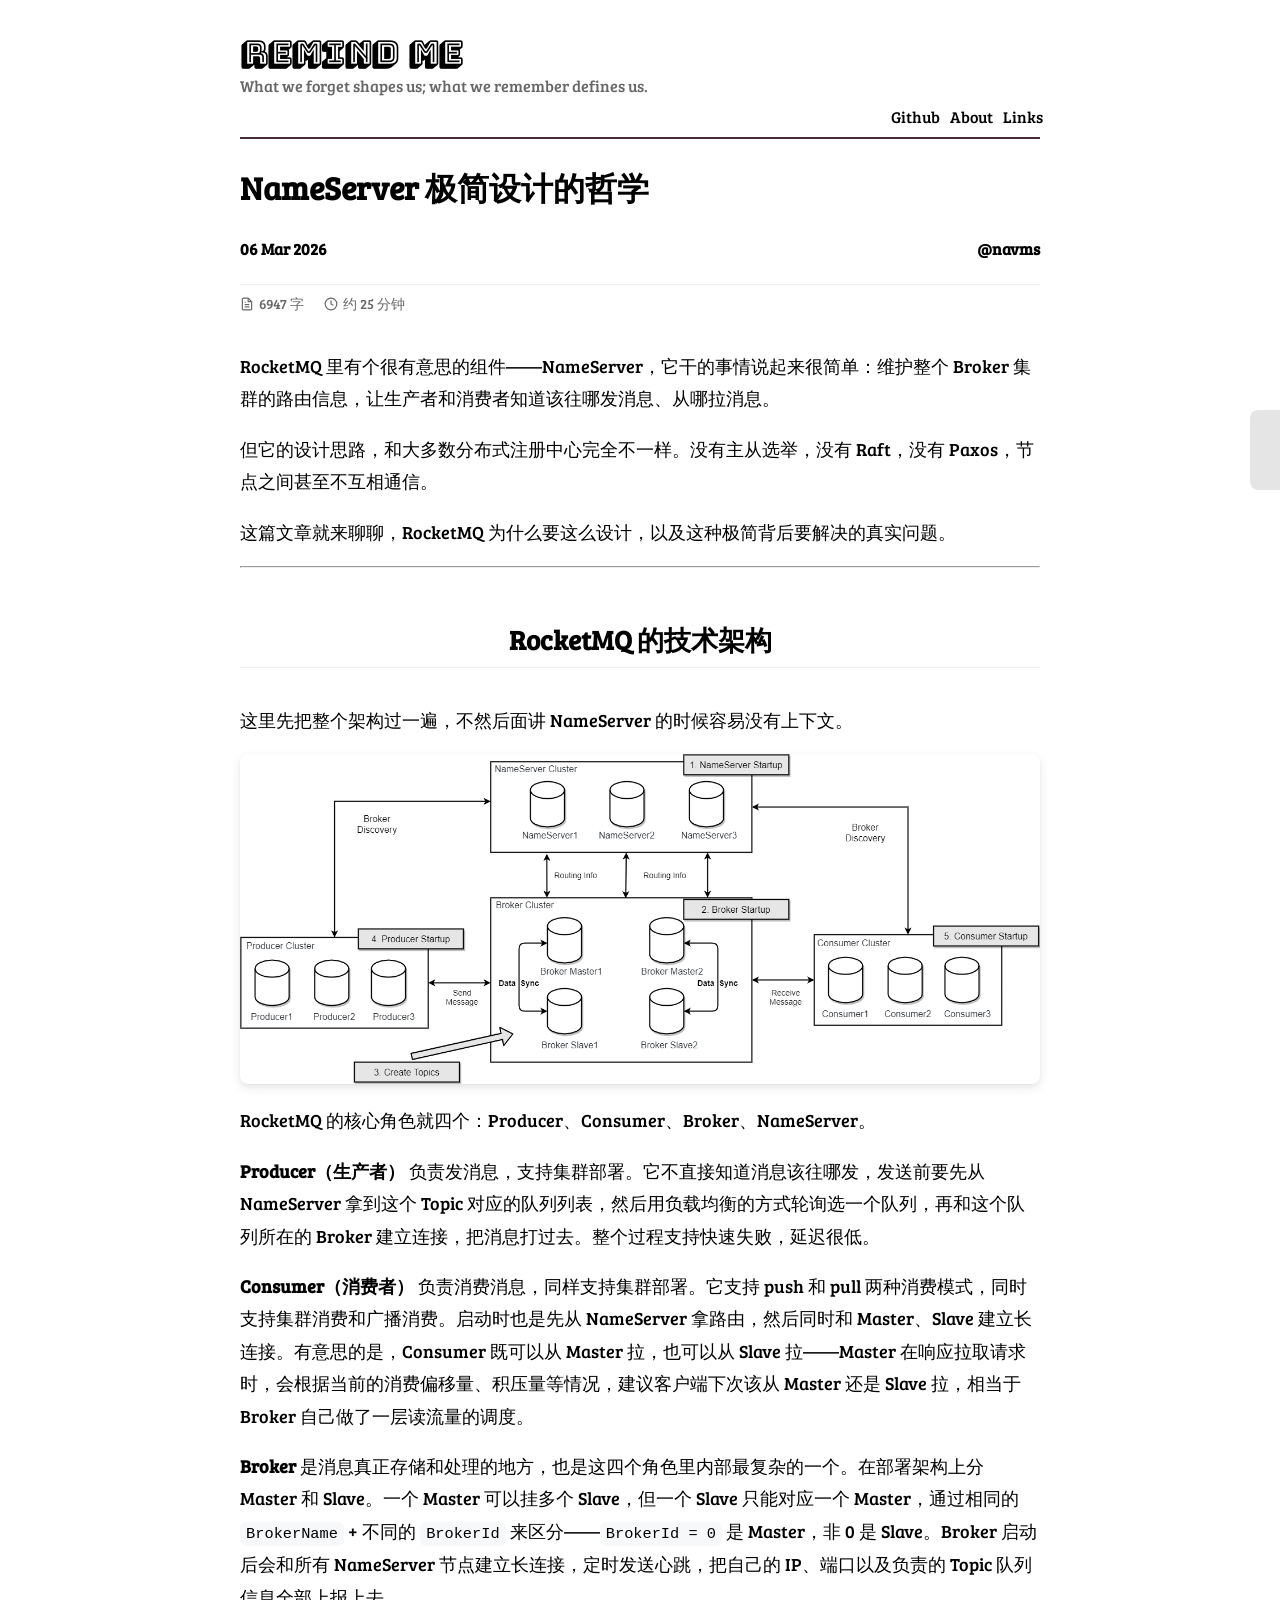
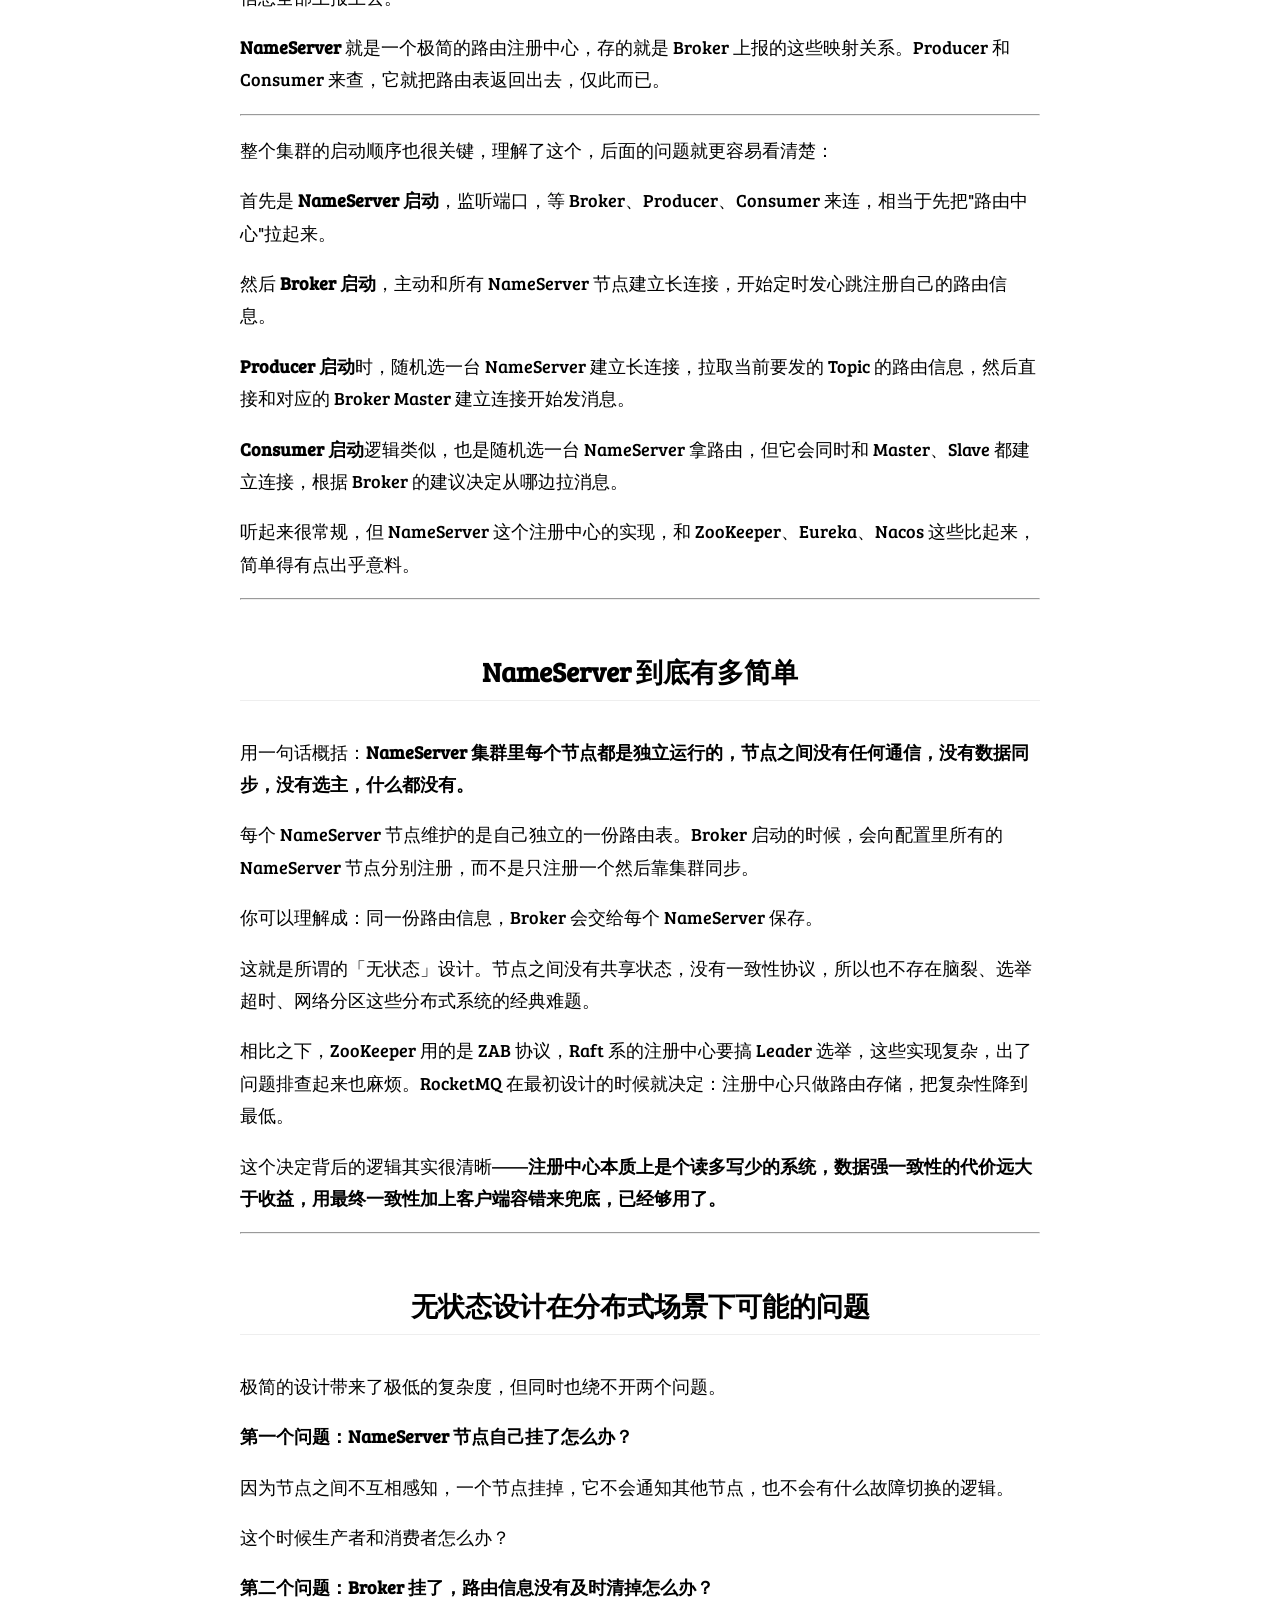
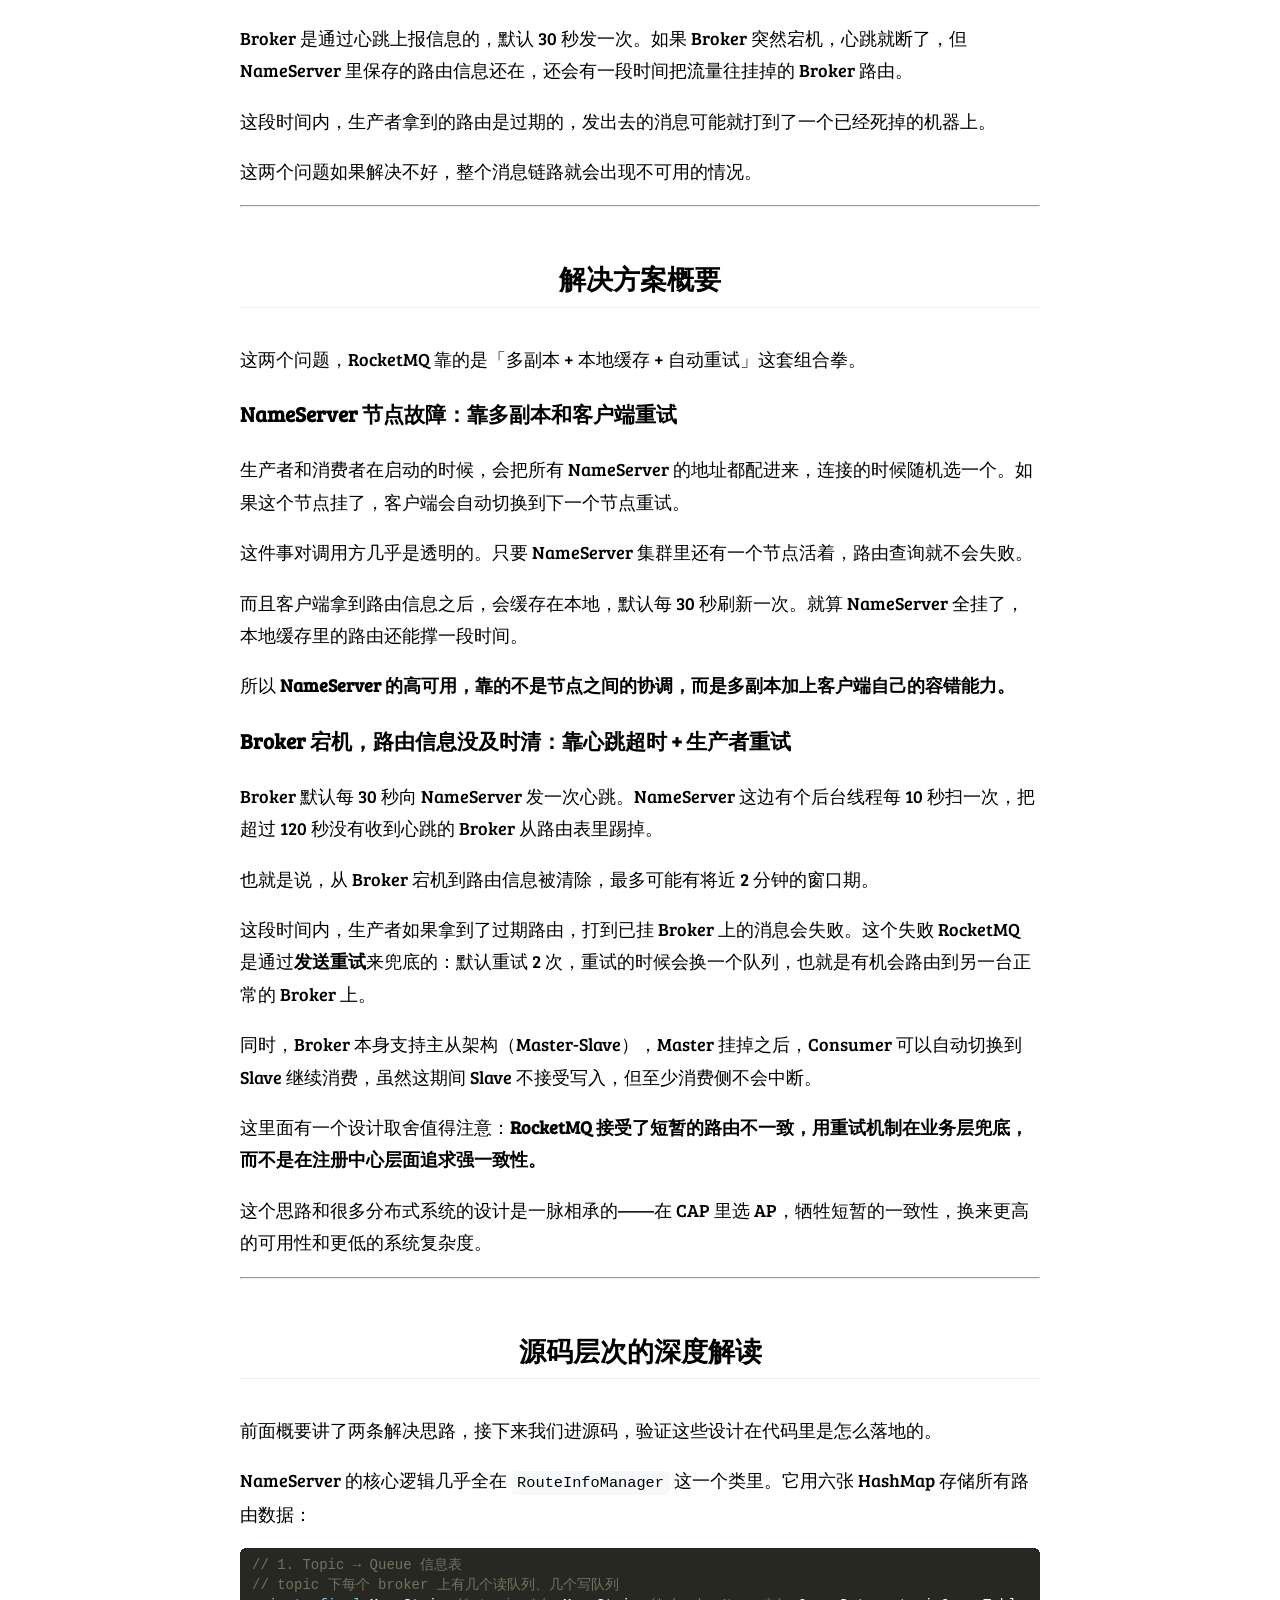
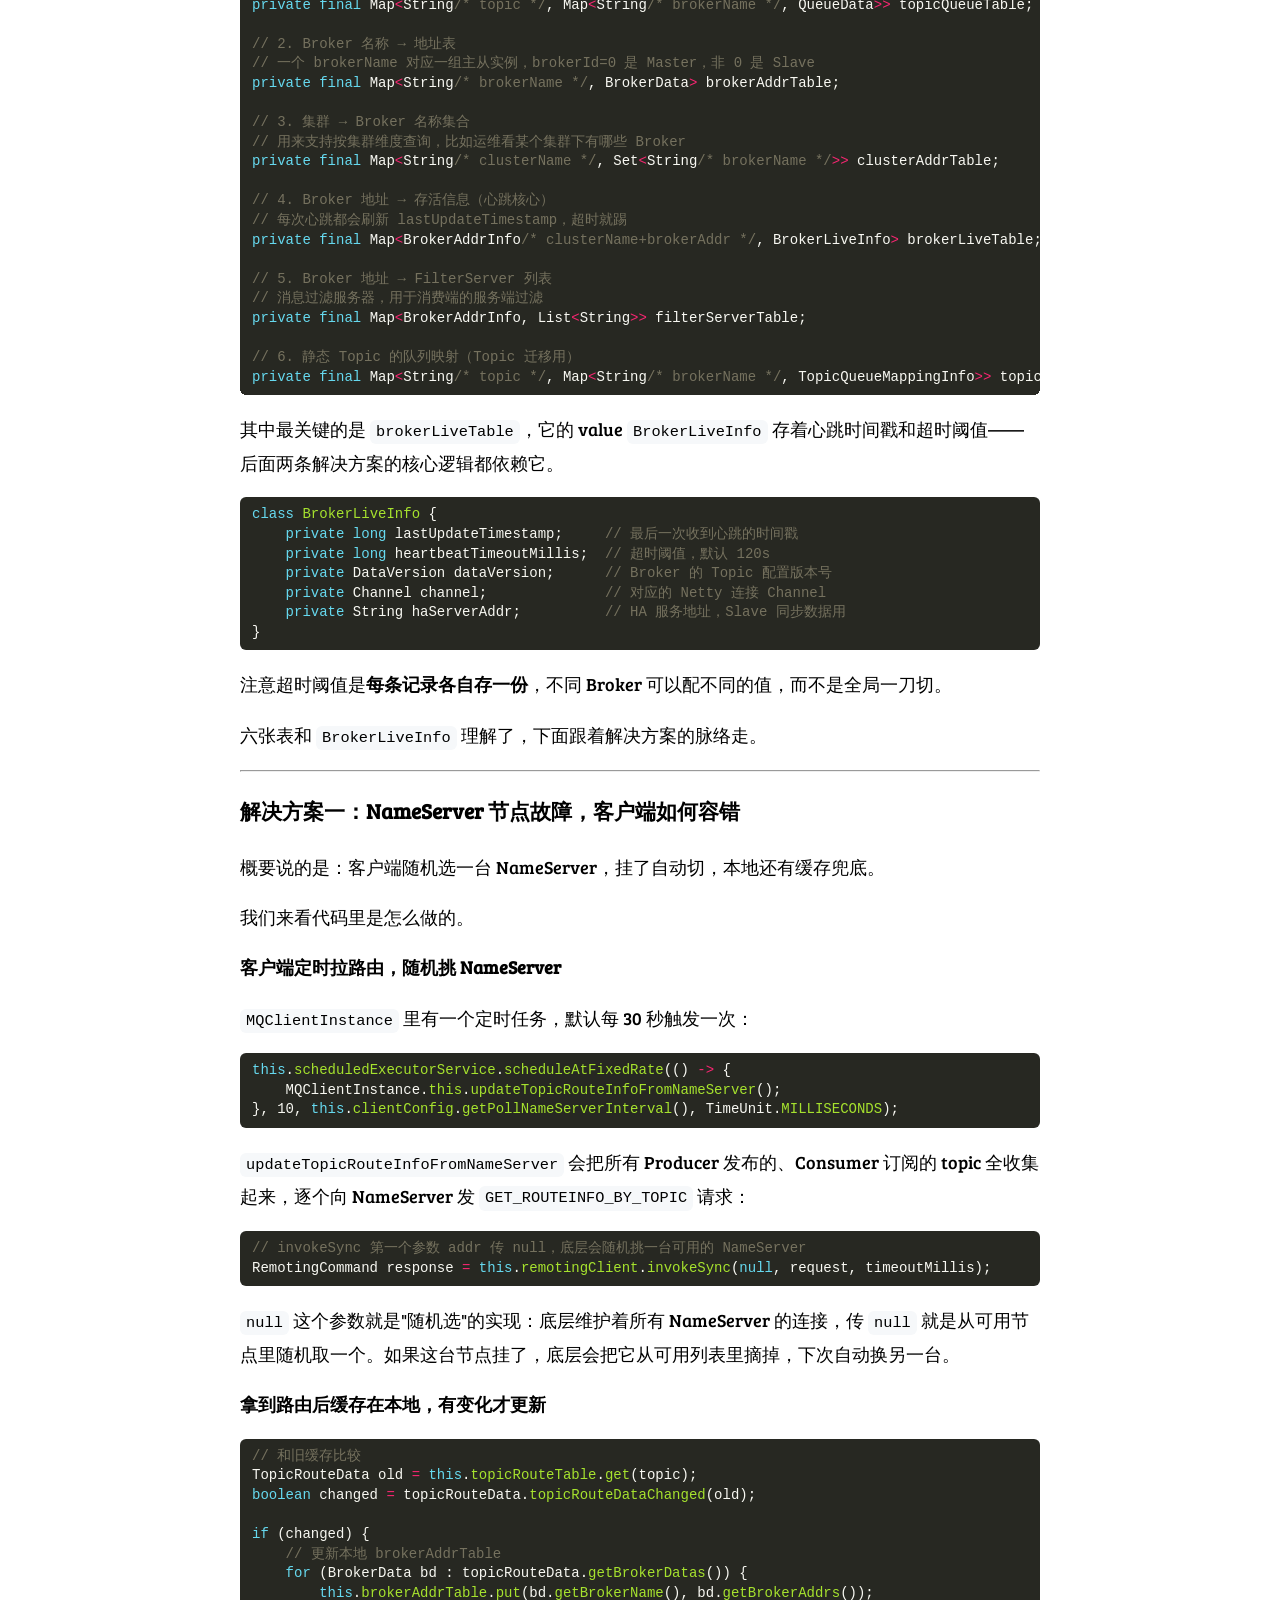
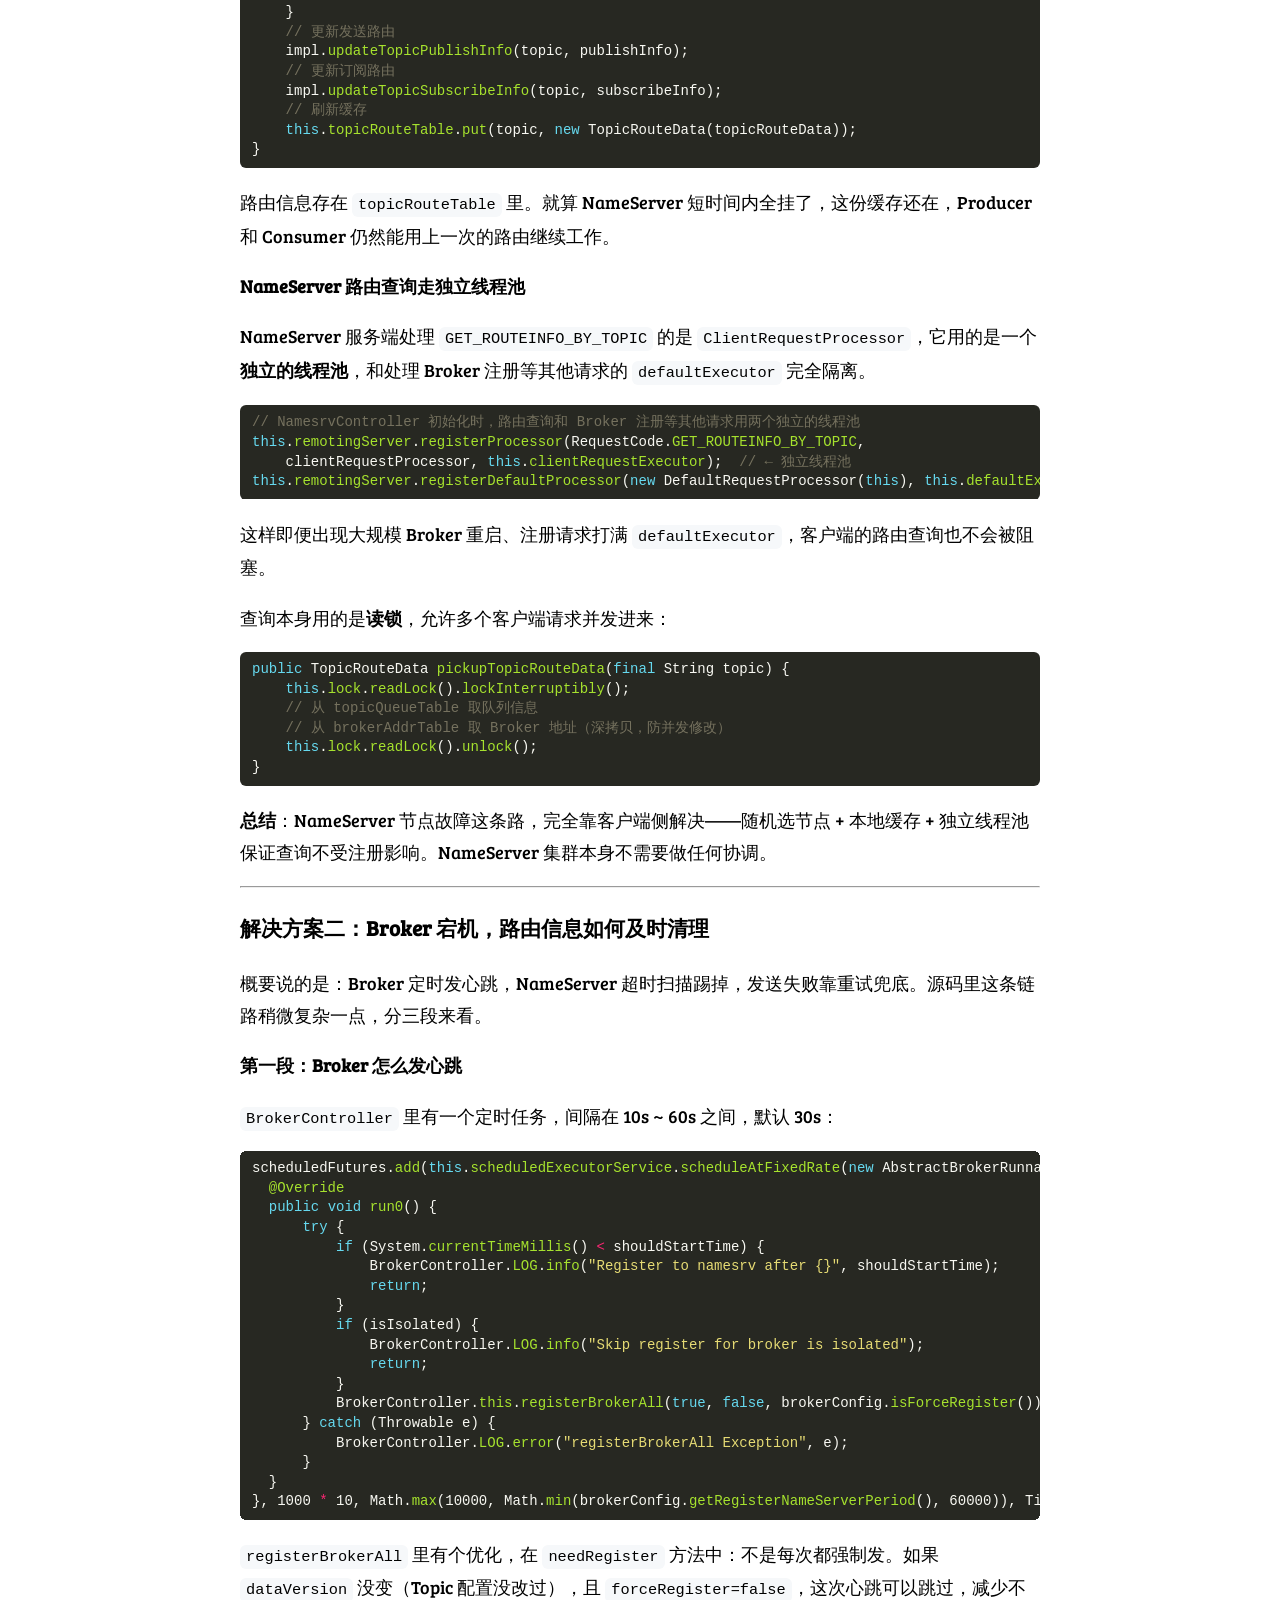
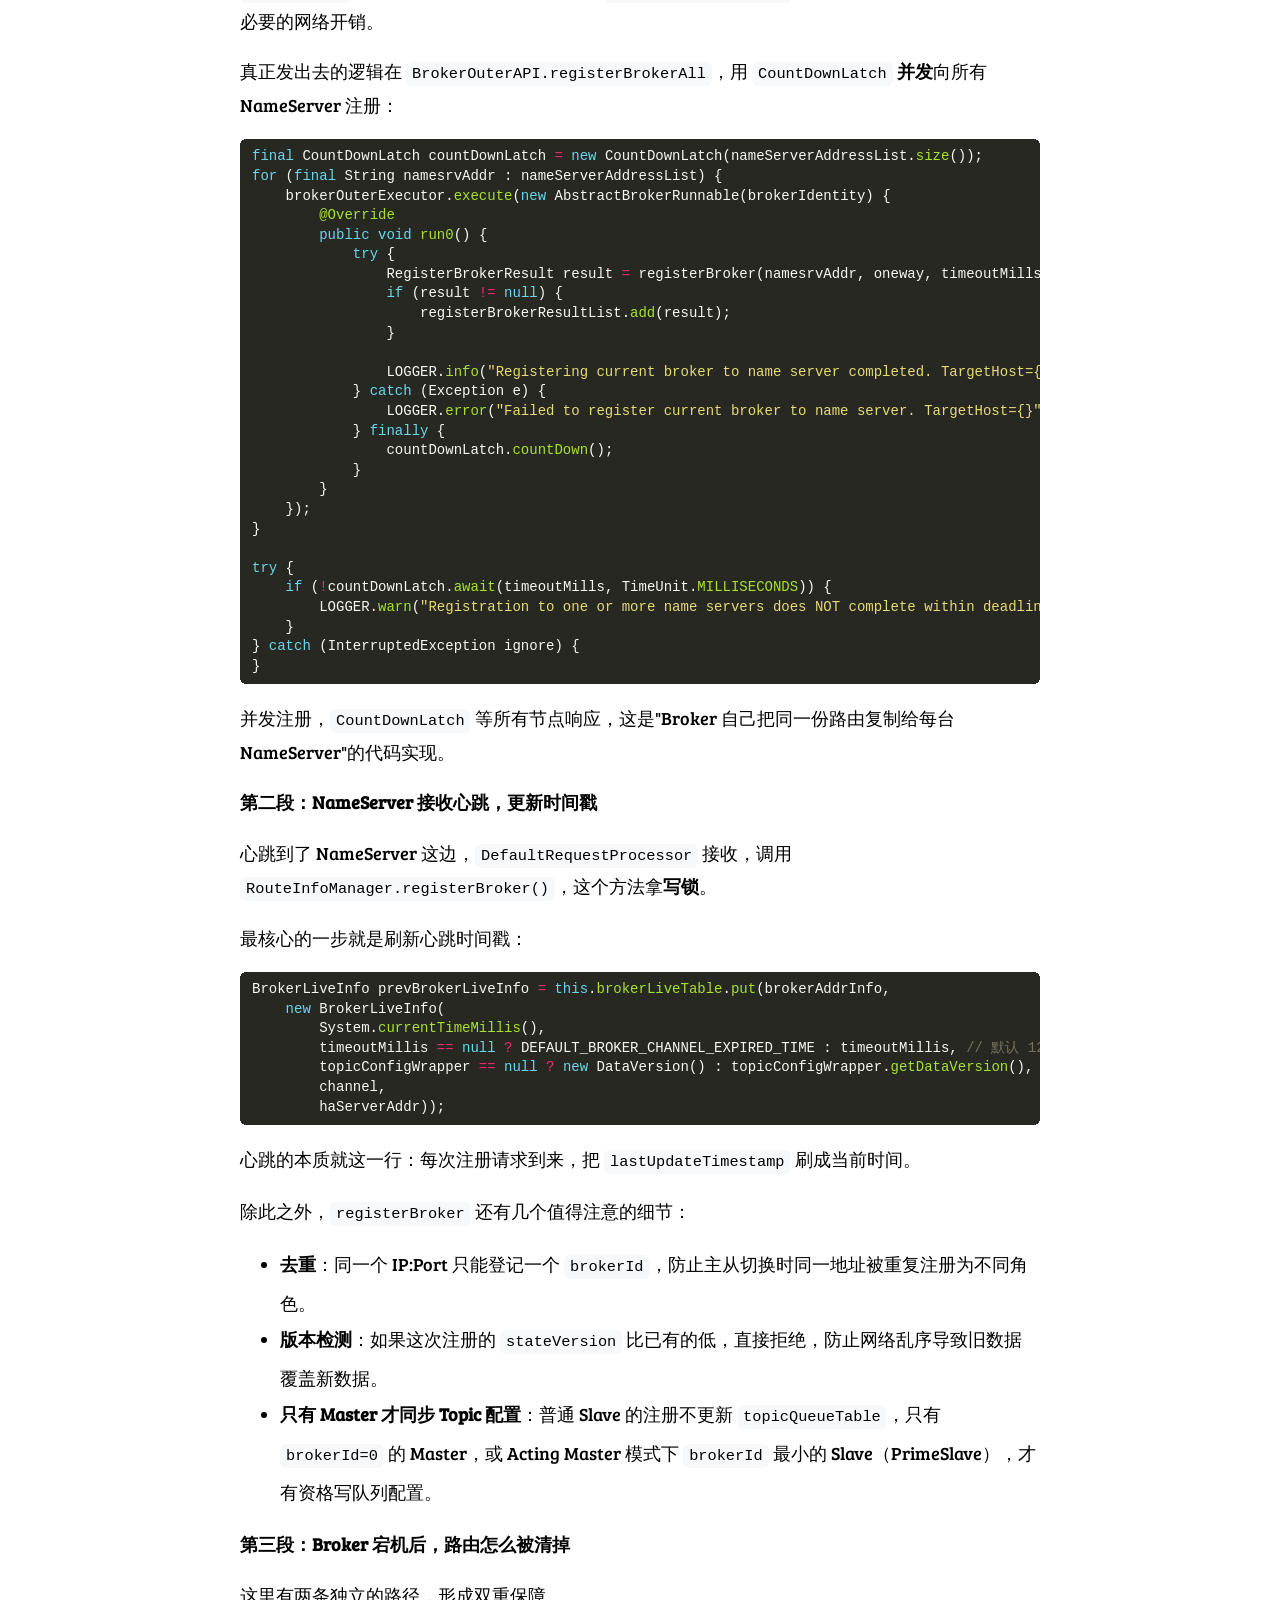
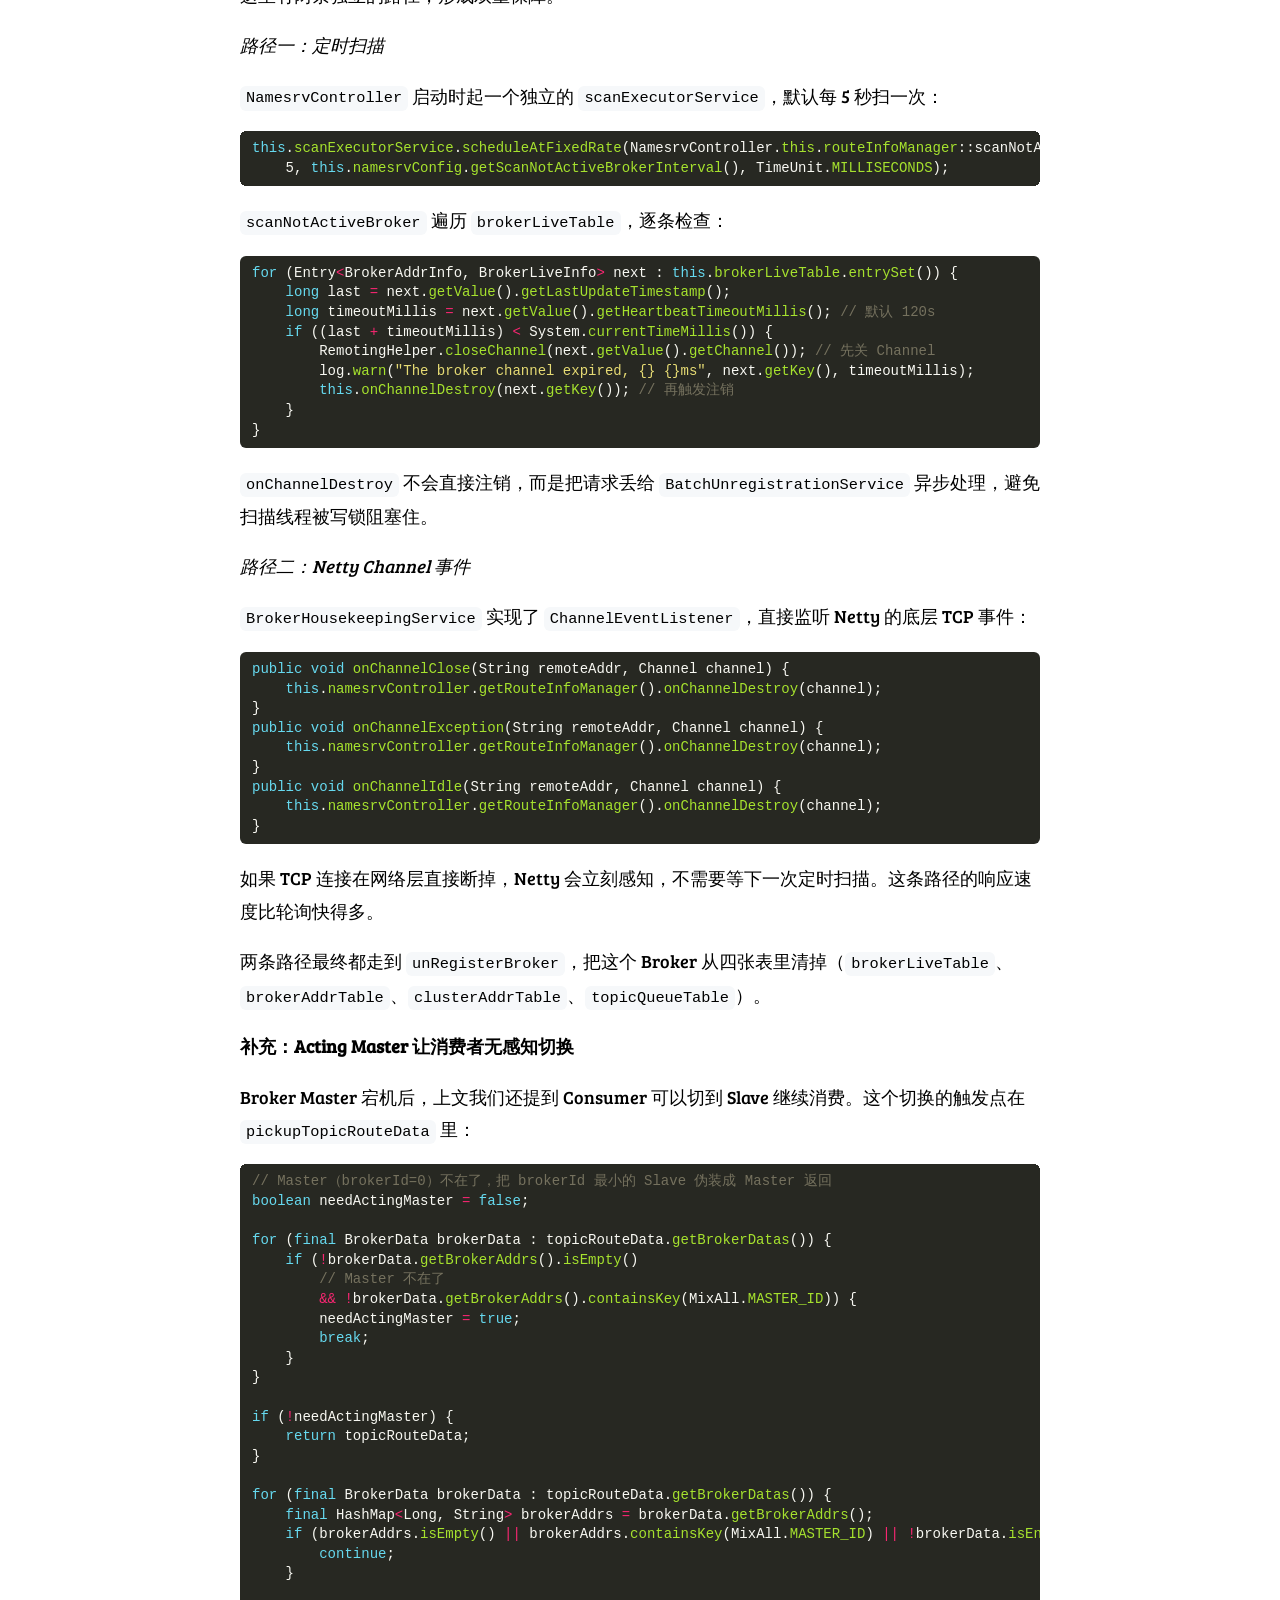
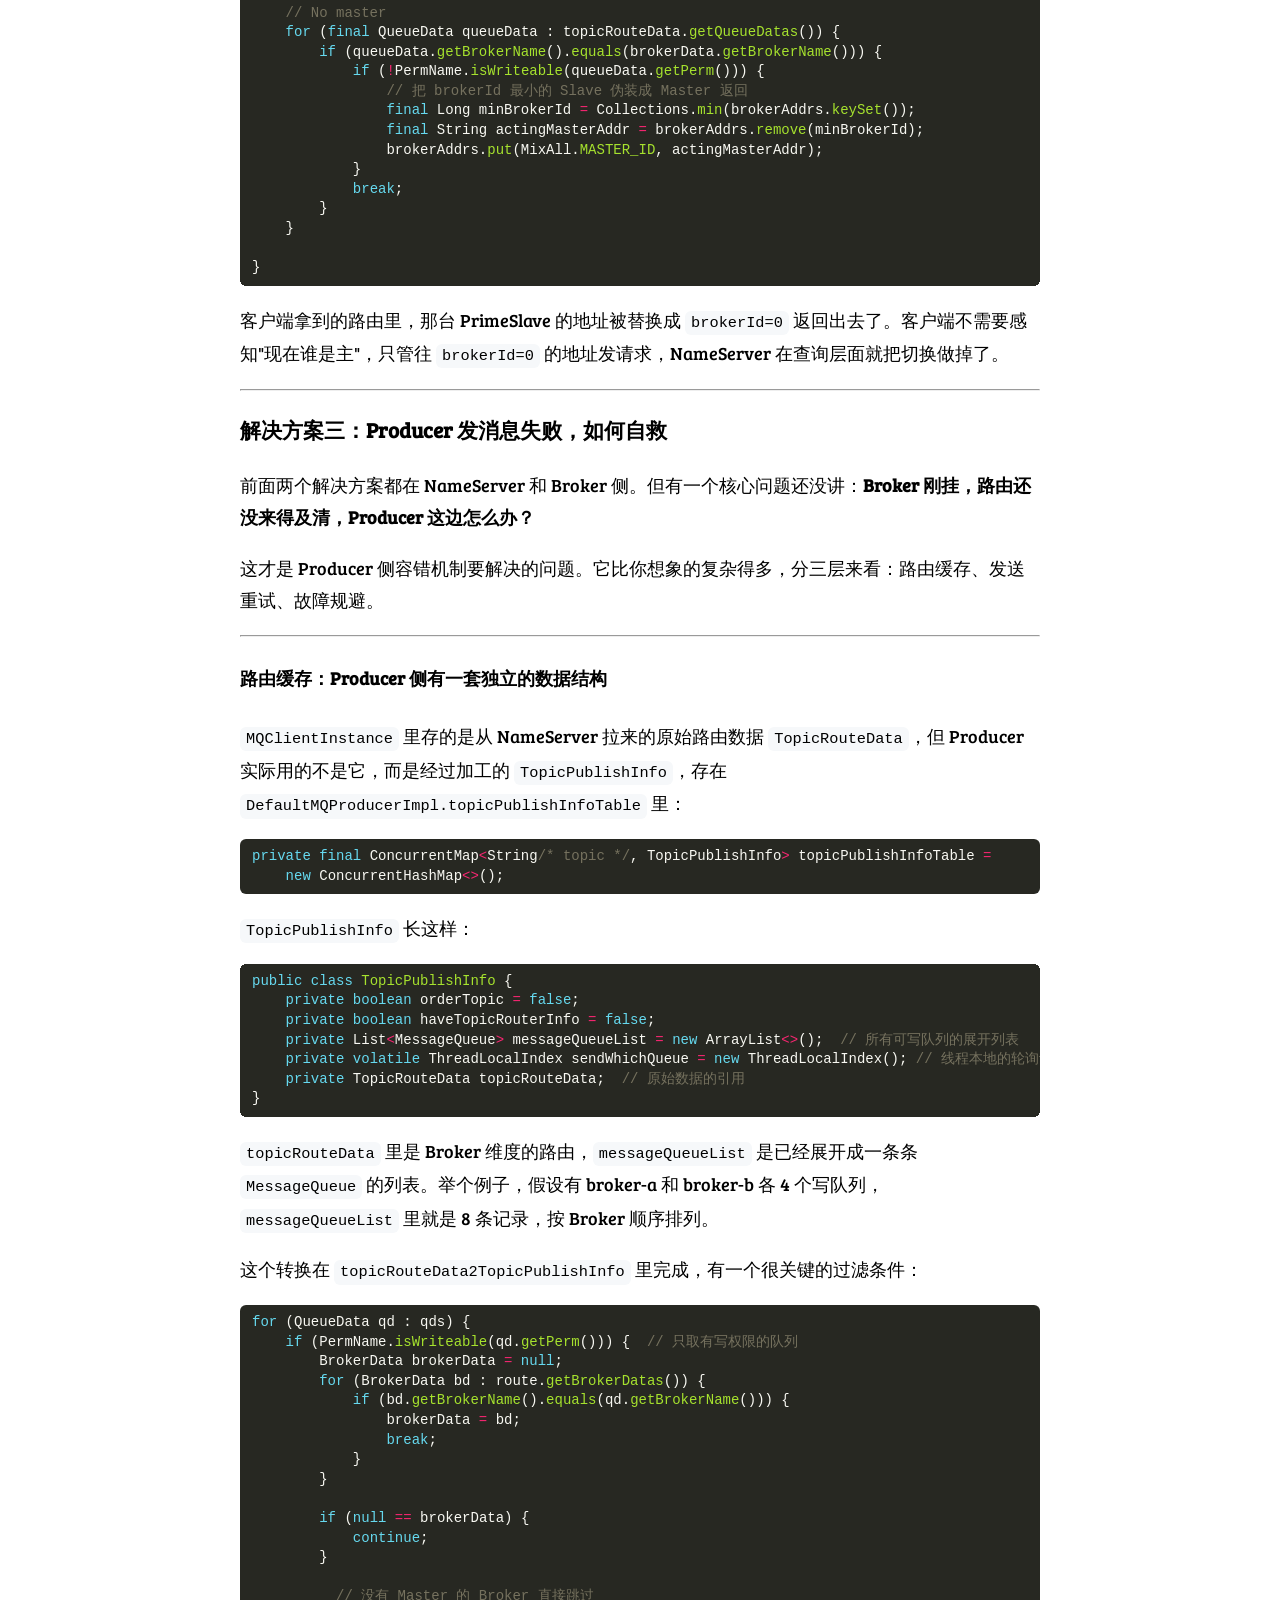
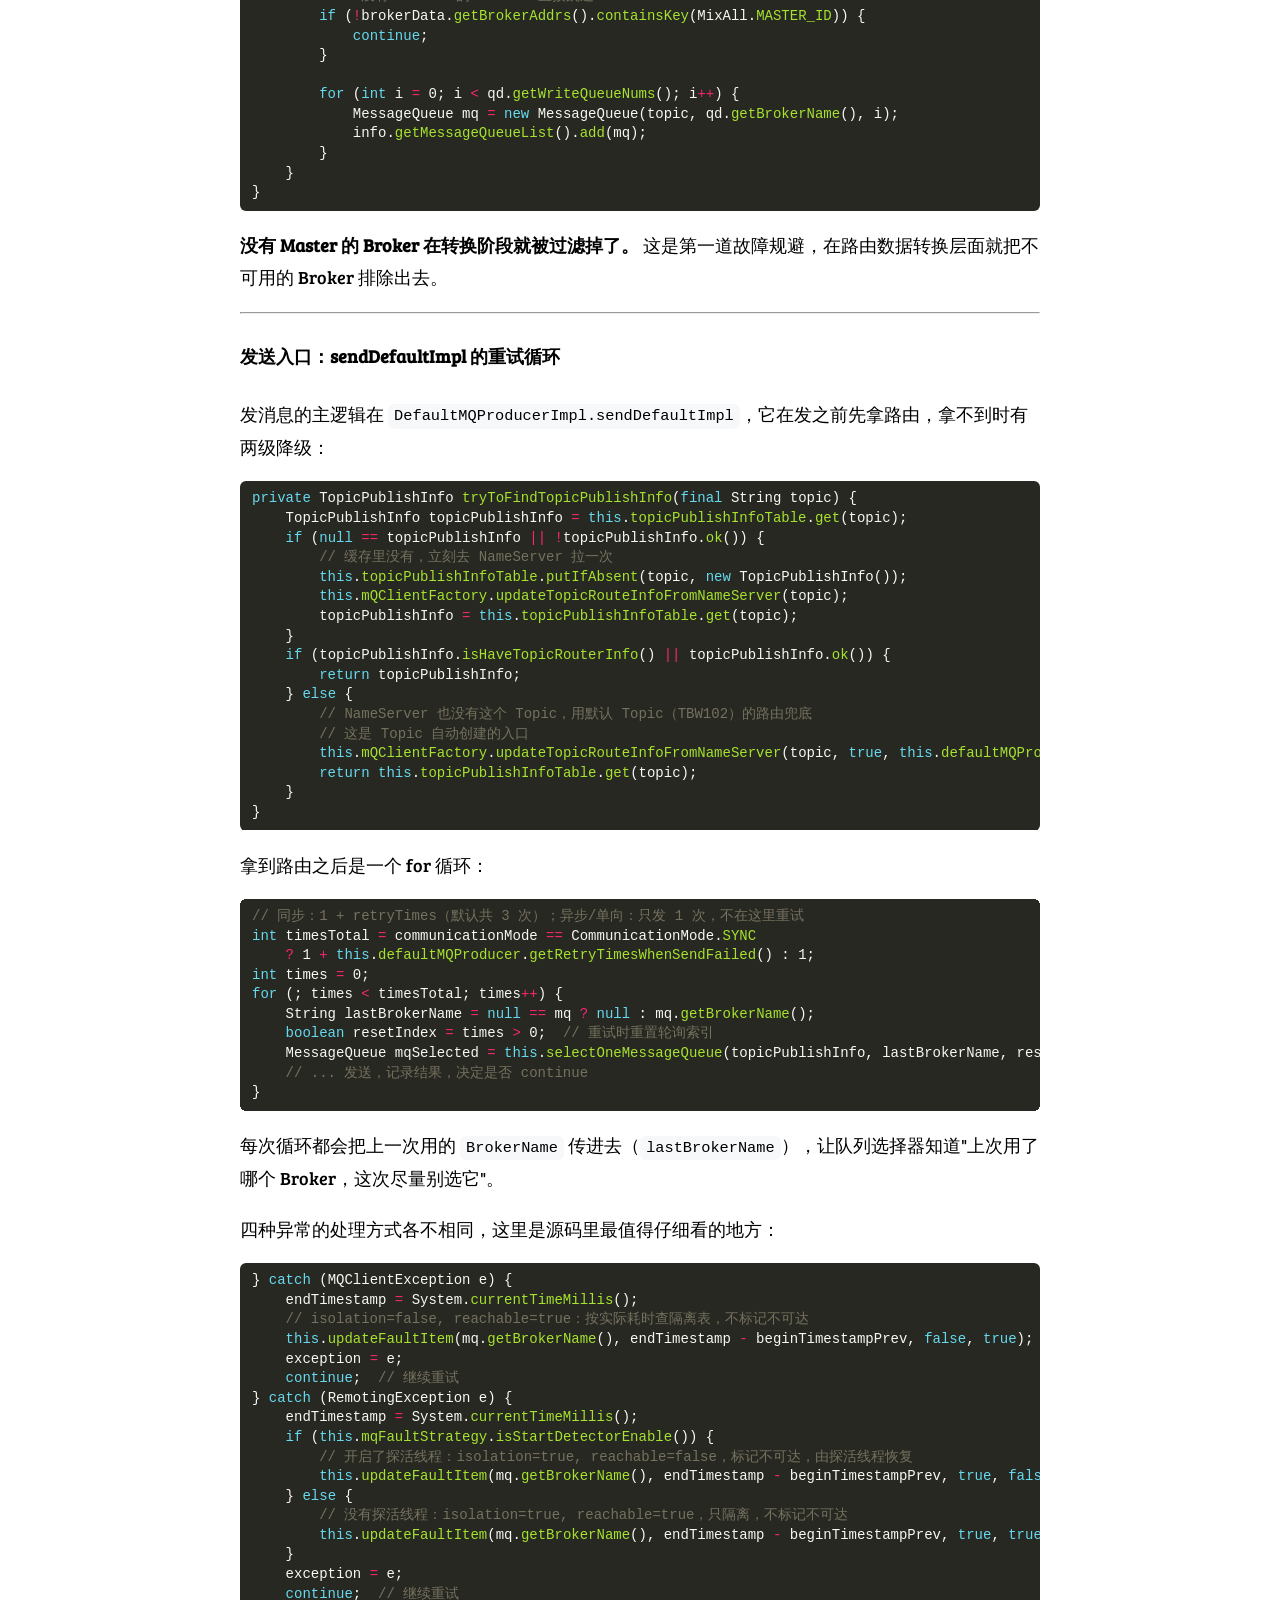
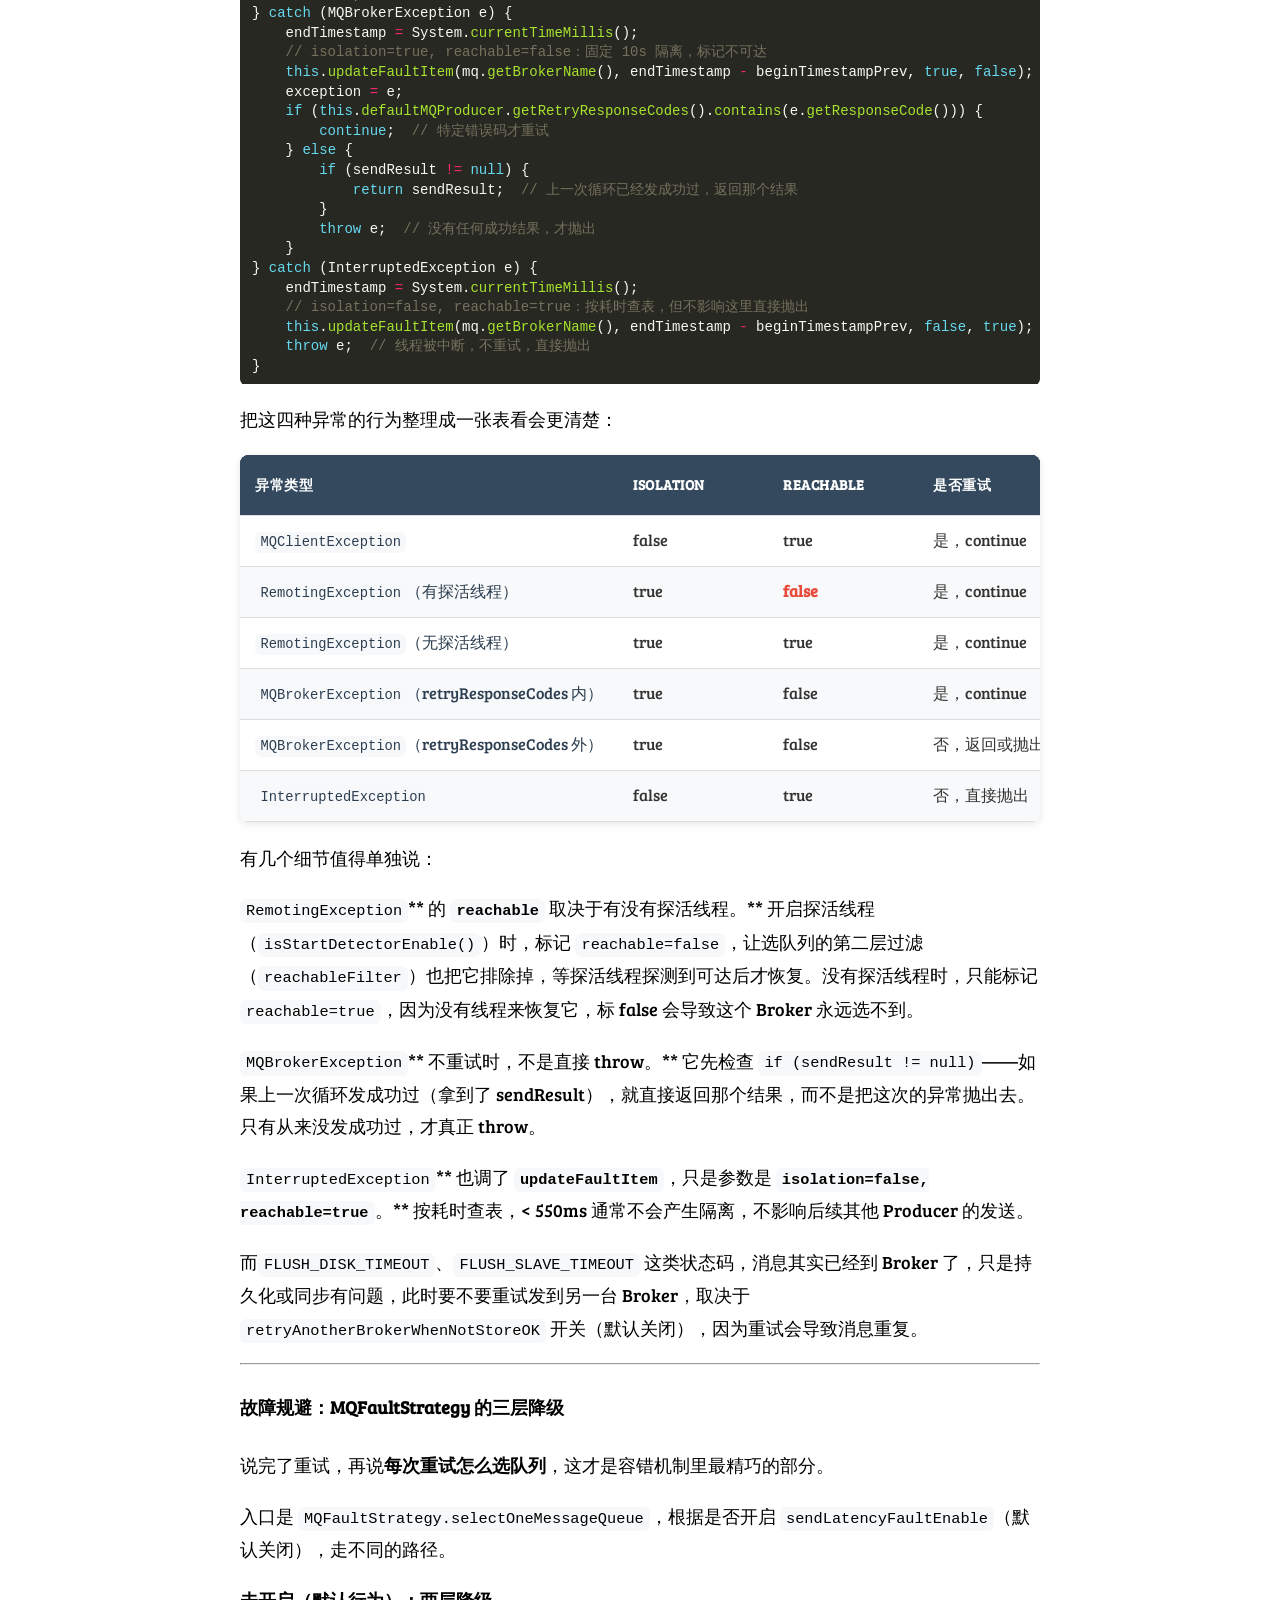
<file: posts/nameserver-极简设计的哲学/index.html>
<!doctype html><html lang=en><head><meta charset=utf-8><meta name=generator content="Hugo 0.157.0"><meta http-equiv=X-UA-Compatible content="IE=edge"><meta name=viewport content="width=device-width,initial-scale=1"><meta name=author content="navms"><meta property="og:url" content="https://navms.github.io/posts/nameserver-%E6%9E%81%E7%AE%80%E8%AE%BE%E8%AE%A1%E7%9A%84%E5%93%B2%E5%AD%A6/"><meta name=title content="NameServer 极简设计的哲学"><meta name=keywords content="navms,Blog,Remind Me,Java,程序员,JavaScript,前端,后端,Web开发,软件工程,技术博客"><meta name=description content="navms, Blog, Remind Me, Java, 程序员, JavaScript, 前端, 后端, Web开发, 软件工程, 技术博客"><link rel=canonical href=https://navms.github.io/posts/nameserver-%E6%9E%81%E7%AE%80%E8%AE%BE%E8%AE%A1%E7%9A%84%E5%93%B2%E5%AD%A6/><link rel=apple-touch-icon href=/images/favicon.png><link rel=icon href=/images/favicon.png><link rel=shortcut href=/images/favicon.png><link rel=alternate type=application/atom+xml href=https://navms.github.io/index.xml title="navms's blog"><script type=application/ld+json>{"@context":"http://schema.org","@type":"BlogPosting","mainEntityOfPage":{"@type":"WebPage","@id":"https:\/\/navms.github.io\/"},"articleSection":"posts","name":"NameServer 极简设计的哲学","headline":"NameServer 极简设计的哲学","description":"RocketMQ 里有个很有意思的组件——NameServer，它干的事情说起来很简单：维护整个 Broker 集群的路由信息，让生产者和消费者知道该往哪发消息、从哪拉消息。\n但它的设计思路，和大多数分布式注册中心完全不一样。没有主从选举，没有 Raft，没有 Paxos，节点之间甚至不互相通信。\n这篇文章就来聊聊，RocketMQ 为什么要这么设计，以及这种极简背后要解决的真实问题。\nRocketMQ 的技术架构 这里先把整个架构过一遍，不然后面讲 NameServer 的时候容易没有上下文。\nRocketMQ 的核心角色就四个：Producer、Consumer、Broker、NameServer。\nProducer（生产者） 负责发消息，支持集群部署。它不直接知道消息该往哪发，发送前要先从 NameServer 拿到这个 Topic 对应的队列列表，然后用负载均衡的方式轮询选一个队列，再和这个队列所在的 Broker 建立连接，把消息打过去。整个过程支持快速失败，延迟很低。\nConsumer（消费者） 负责消费消息，同样支持集群部署。它支持 push 和 pull 两种消费模式，同时支持集群消费和广播消费。启动时也是先从 NameServer 拿路由，然后同时和 Master、Slave 建立长连接。有意思的是，Consumer 既可以从 Master 拉，也可以从 Slave 拉——Master 在响应拉取请求时，会根据当前的消费偏移量、积压量等情况，建议客户端下次该从 Master 还是 Slave 拉，相当于 Broker 自己做了一层读流量的调度。\nBroker 是消息真正存储和处理的地方，也是这四个角色里内部最复杂的一个。在部署架构上分 Master 和 Slave。一个 Master 可以挂多个 Slave，但一个 Slave 只能对应一个 Master，通过相同的 BrokerName \u002b 不同的 BrokerId 来区分——BrokerId = 0 是 Master，非 0 是 Slave。Broker 启动后会和所有 NameServer 节点建立长连接，定时发送心跳，把自己的 IP、端口以及负责的 Topic 队列信息全部上报上去。\n","inLanguage":"en-US","author":"navms","creator":"navms","publisher":"navms","accountablePerson":"navms","copyrightHolder":"navms","copyrightYear":"2026","datePublished":"2026-03-06 00:00:00 \u002b0000 UTC","dateModified":"2026-03-06 00:00:00 \u002b0000 UTC","url":"https:\/\/navms.github.io\/posts\/nameserver-%E6%9E%81%E7%AE%80%E8%AE%BE%E8%AE%A1%E7%9A%84%E5%93%B2%E5%AD%A6\/","keywords":[]}</script><title>NameServer 极简设计的哲学</title><meta property="og:title" content="NameServer 极简设计的哲学"><meta property="og:type" content="article"><meta property="og:description" content="RocketMQ 里有个很有意思的组件——NameServer，它干的事情说起来很简单：维护整个 Broker 集群的路由信息，让生产者和消费者知道该往哪发消息、从哪拉消息。
但它的设计思路，和大多数分布式注册中心完全不一样。没有主从选举，没有 Raft，没有 Paxos，节点之间甚至不互相通信。
这篇文章就来聊聊，RocketMQ 为什么要这么设计，以及这种极简背后要解决的真实问题。
RocketMQ 的技术架构 这里先把整个架构过一遍，不然后面讲 NameServer 的时候容易没有上下文。
RocketMQ 的核心角色就四个：Producer、Consumer、Broker、NameServer。
Producer（生产者） 负责发消息，支持集群部署。它不直接知道消息该往哪发，发送前要先从 NameServer 拿到这个 Topic 对应的队列列表，然后用负载均衡的方式轮询选一个队列，再和这个队列所在的 Broker 建立连接，把消息打过去。整个过程支持快速失败，延迟很低。
Consumer（消费者） 负责消费消息，同样支持集群部署。它支持 push 和 pull 两种消费模式，同时支持集群消费和广播消费。启动时也是先从 NameServer 拿路由，然后同时和 Master、Slave 建立长连接。有意思的是，Consumer 既可以从 Master 拉，也可以从 Slave 拉——Master 在响应拉取请求时，会根据当前的消费偏移量、积压量等情况，建议客户端下次该从 Master 还是 Slave 拉，相当于 Broker 自己做了一层读流量的调度。
Broker 是消息真正存储和处理的地方，也是这四个角色里内部最复杂的一个。在部署架构上分 Master 和 Slave。一个 Master 可以挂多个 Slave，但一个 Slave 只能对应一个 Master，通过相同的 BrokerName + 不同的 BrokerId 来区分——BrokerId = 0 是 Master，非 0 是 Slave。Broker 启动后会和所有 NameServer 节点建立长连接，定时发送心跳，把自己的 IP、端口以及负责的 Topic 队列信息全部上报上去。
"><meta name=description content="RocketMQ 里有个很有意思的组件——NameServer，它干的事情说起来很简单：维护整个 Broker 集群的路由信息，让生产者和消费者知道该往哪发消息、从哪拉消息。
但它的设计思路，和大多数分布式注册中心完全不一样。没有主从选举，没有 Raft，没有 Paxos，节点之间甚至不互相通信。
这篇文章就来聊聊，RocketMQ 为什么要这么设计，以及这种极简背后要解决的真实问题。
RocketMQ 的技术架构 这里先把整个架构过一遍，不然后面讲 NameServer 的时候容易没有上下文。
RocketMQ 的核心角色就四个：Producer、Consumer、Broker、NameServer。
Producer（生产者） 负责发消息，支持集群部署。它不直接知道消息该往哪发，发送前要先从 NameServer 拿到这个 Topic 对应的队列列表，然后用负载均衡的方式轮询选一个队列，再和这个队列所在的 Broker 建立连接，把消息打过去。整个过程支持快速失败，延迟很低。
Consumer（消费者） 负责消费消息，同样支持集群部署。它支持 push 和 pull 两种消费模式，同时支持集群消费和广播消费。启动时也是先从 NameServer 拿路由，然后同时和 Master、Slave 建立长连接。有意思的是，Consumer 既可以从 Master 拉，也可以从 Slave 拉——Master 在响应拉取请求时，会根据当前的消费偏移量、积压量等情况，建议客户端下次该从 Master 还是 Slave 拉，相当于 Broker 自己做了一层读流量的调度。
Broker 是消息真正存储和处理的地方，也是这四个角色里内部最复杂的一个。在部署架构上分 Master 和 Slave。一个 Master 可以挂多个 Slave，但一个 Slave 只能对应一个 Master，通过相同的 BrokerName + 不同的 BrokerId 来区分——BrokerId = 0 是 Master，非 0 是 Slave。Broker 启动后会和所有 NameServer 节点建立长连接，定时发送心跳，把自己的 IP、端口以及负责的 Topic 队列信息全部上报上去。
"><meta property="og:locale" content="zh-cn"><meta property="og:image" content="/images/favicon.png"><link rel=stylesheet href=/css/index.min.css><link rel=stylesheet href=/css/flexboxgrid-6.3.1.min.min.css><link href=/index.xml rel=alternate type=application/rss+xml title="navms's blog"><link rel=preconnect href=https://fonts.gstatic.com><link href="https://fonts.googleapis.com/css?family=Bree+Serif|Bungee+Shade" rel=stylesheet><script async src="https://www.googletagmanager.com/gtag/js?id=UA-xxx"></script></head><body><article class="post Chinese" id=article><div class=row><div class=col-xs-12><div class=site-header><header><div class=header-title><a href=/>REMIND ME</a></div><div class=header-subtitle>What we forget shapes us; what we remember defines us.</div></header><div class="row end-md header-items"><div class=header-item><a href=https://github.com/navms>Github</a></div><div class=header-item><a href=/about/>About</a></div><div class=header-item><a href=/links/>Links</a></div></div><div class=row></div><div class=header-line></div></div><header class=post-header><h1 class=post-title>NameServer 极简设计的哲学</h1><div class="row post-desc"><div class=col-xs-6><time class=post-date datetime="2026-03-06 00:00:00 UTC">06 Mar 2026</time></div><div class=col-xs-6><div class=post-author><a href=/about/>@navms</a></div></div></div><div class="row post-meta"><div class=col-xs-12><div class=word-count-info><span class=word-count><svg class="word-count-icon" width="14" height="14" viewBox="0 0 24 24" fill="none" stroke="currentColor" stroke-width="2"><path d="M14 2H6A2 2 0 004 4v16a2 2 0 002 2h12a2 2 0 002-2V8z"/><polyline points="14,2 14,8 20,8"/><line x1="16" y1="13" x2="8" y2="13"/><line x1="16" y1="17" x2="8" y2="17"/><polyline points="10,9 9,9 8,9"/></svg>
6947 字
</span><span class=reading-time><svg class="reading-time-icon" width="14" height="14" viewBox="0 0 24 24" fill="none" stroke="currentColor" stroke-width="2"><circle cx="12" cy="12" r="10"/><polyline points="12,6 12,12 16,14"/></svg>
约 25 分钟</span></div></div></div></header><div class=toc-container id=tocContainer><div class=toc-header>目录</div><div class=toc-content id=tocContent></div></div><div class="post-content markdown-body"><p>RocketMQ 里有个很有意思的组件——NameServer，它干的事情说起来很简单：维护整个 Broker 集群的路由信息，让生产者和消费者知道该往哪发消息、从哪拉消息。</p><p>但它的设计思路，和大多数分布式注册中心完全不一样。没有主从选举，没有 Raft，没有 Paxos，节点之间甚至不互相通信。</p><p>这篇文章就来聊聊，RocketMQ 为什么要这么设计，以及这种极简背后要解决的真实问题。</p><hr><h2 id=rocketmq-的技术架构>RocketMQ 的技术架构</h2><p>这里先把整个架构过一遍，不然后面讲 NameServer 的时候容易没有上下文。</p><p><img src=assets/1772781378689-c6f42627-251a-4db5-9e73-175e42719f72.png alt class=rounded-shadow-image loading=lazy></p><p>RocketMQ 的核心角色就四个：Producer、Consumer、Broker、NameServer。</p><p><strong>Producer（生产者）</strong> 负责发消息，支持集群部署。它不直接知道消息该往哪发，发送前要先从 NameServer 拿到这个 Topic 对应的队列列表，然后用负载均衡的方式轮询选一个队列，再和这个队列所在的 Broker 建立连接，把消息打过去。整个过程支持快速失败，延迟很低。</p><p><strong>Consumer（消费者）</strong> 负责消费消息，同样支持集群部署。它支持 push 和 pull 两种消费模式，同时支持集群消费和广播消费。启动时也是先从 NameServer 拿路由，然后同时和 Master、Slave 建立长连接。有意思的是，Consumer 既可以从 Master 拉，也可以从 Slave 拉——Master 在响应拉取请求时，会根据当前的消费偏移量、积压量等情况，建议客户端下次该从 Master 还是 Slave 拉，相当于 Broker 自己做了一层读流量的调度。</p><p><strong>Broker</strong> 是消息真正存储和处理的地方，也是这四个角色里内部最复杂的一个。在部署架构上分 Master 和 Slave。一个 Master 可以挂多个 Slave，但一个 Slave 只能对应一个 Master，通过相同的 <code>BrokerName</code> + 不同的 <code>BrokerId</code> 来区分——<code>BrokerId = 0</code> 是 Master，非 0 是 Slave。Broker 启动后会和所有 NameServer 节点建立长连接，定时发送心跳，把自己的 IP、端口以及负责的 Topic 队列信息全部上报上去。</p><p><strong>NameServer</strong> 就是一个极简的路由注册中心，存的就是 Broker 上报的这些映射关系。Producer 和 Consumer 来查，它就把路由表返回出去，仅此而已。</p><hr><p>整个集群的启动顺序也很关键，理解了这个，后面的问题就更容易看清楚：</p><p>首先是 <strong>NameServer 启动</strong>，监听端口，等 Broker、Producer、Consumer 来连，相当于先把"路由中心"拉起来。</p><p>然后 <strong>Broker 启动</strong>，主动和所有 NameServer 节点建立长连接，开始定时发心跳注册自己的路由信息。</p><p><strong>Producer 启动</strong>时，随机选一台 NameServer 建立长连接，拉取当前要发的 Topic 的路由信息，然后直接和对应的 Broker Master 建立连接开始发消息。</p><p><strong>Consumer 启动</strong>逻辑类似，也是随机选一台 NameServer 拿路由，但它会同时和 Master、Slave 都建立连接，根据 Broker 的建议决定从哪边拉消息。</p><p>听起来很常规，但 NameServer 这个注册中心的实现，和 ZooKeeper、Eureka、Nacos 这些比起来，简单得有点出乎意料。</p><hr><h2 id=nameserver-到底有多简单>NameServer 到底有多简单</h2><p>用一句话概括：<strong>NameServer 集群里每个节点都是独立运行的，节点之间没有任何通信，没有数据同步，没有选主，什么都没有。</strong></p><p>每个 NameServer 节点维护的是自己独立的一份路由表。Broker 启动的时候，会向配置里所有的 NameServer 节点分别注册，而不是只注册一个然后靠集群同步。</p><p>你可以理解成：同一份路由信息，Broker 会交给每个 NameServer 保存。</p><p>这就是所谓的「无状态」设计。节点之间没有共享状态，没有一致性协议，所以也不存在脑裂、选举超时、网络分区这些分布式系统的经典难题。</p><p>相比之下，ZooKeeper 用的是 ZAB 协议，Raft 系的注册中心要搞 Leader 选举，这些实现复杂，出了问题排查起来也麻烦。RocketMQ 在最初设计的时候就决定：注册中心只做路由存储，把复杂性降到最低。</p><p>这个决定背后的逻辑其实很清晰——<strong>注册中心本质上是个读多写少的系统，数据强一致性的代价远大于收益，用最终一致性加上客户端容错来兜底，已经够用了。</strong></p><hr><h2 id=无状态设计在分布式场景下可能的问题>无状态设计在分布式场景下可能的问题</h2><p>极简的设计带来了极低的复杂度，但同时也绕不开两个问题。</p><p><strong>第一个问题：NameServer 节点自己挂了怎么办？</strong></p><p>因为节点之间不互相感知，一个节点挂掉，它不会通知其他节点，也不会有什么故障切换的逻辑。</p><p>这个时候生产者和消费者怎么办？</p><p><strong>第二个问题：Broker 挂了，路由信息没有及时清掉怎么办？</strong></p><p>Broker 是通过心跳上报信息的，默认 30 秒发一次。如果 Broker 突然宕机，心跳就断了，但 NameServer 里保存的路由信息还在，还会有一段时间把流量往挂掉的 Broker 路由。</p><p>这段时间内，生产者拿到的路由是过期的，发出去的消息可能就打到了一个已经死掉的机器上。</p><p>这两个问题如果解决不好，整个消息链路就会出现不可用的情况。</p><hr><h2 id=解决方案概要>解决方案概要</h2><p>这两个问题，RocketMQ 靠的是「多副本 + 本地缓存 + 自动重试」这套组合拳。</p><h3 id=nameserver-节点故障靠多副本和客户端重试>NameServer 节点故障：靠多副本和客户端重试</h3><p>生产者和消费者在启动的时候，会把所有 NameServer 的地址都配进来，连接的时候随机选一个。如果这个节点挂了，客户端会自动切换到下一个节点重试。</p><p>这件事对调用方几乎是透明的。只要 NameServer 集群里还有一个节点活着，路由查询就不会失败。</p><p>而且客户端拿到路由信息之后，会缓存在本地，默认每 30 秒刷新一次。就算 NameServer 全挂了，本地缓存里的路由还能撑一段时间。</p><p>所以 <strong>NameServer 的高可用，靠的不是节点之间的协调，而是多副本加上客户端自己的容错能力。</strong></p><h3 id=broker-宕机路由信息没及时清靠心跳超时--生产者重试>Broker 宕机，路由信息没及时清：靠心跳超时 + 生产者重试</h3><p>Broker 默认每 30 秒向 NameServer 发一次心跳。NameServer 这边有个后台线程每 10 秒扫一次，把超过 120 秒没有收到心跳的 Broker 从路由表里踢掉。</p><p>也就是说，从 Broker 宕机到路由信息被清除，最多可能有将近 2 分钟的窗口期。</p><p>这段时间内，生产者如果拿到了过期路由，打到已挂 Broker 上的消息会失败。这个失败 RocketMQ 是通过<strong>发送重试</strong>来兜底的：默认重试 2 次，重试的时候会换一个队列，也就是有机会路由到另一台正常的 Broker 上。</p><p>同时，Broker 本身支持主从架构（Master-Slave），Master 挂掉之后，Consumer 可以自动切换到 Slave 继续消费，虽然这期间 Slave 不接受写入，但至少消费侧不会中断。</p><p>这里面有一个设计取舍值得注意：<strong>RocketMQ 接受了短暂的路由不一致，用重试机制在业务层兜底，而不是在注册中心层面追求强一致性。</strong></p><p>这个思路和很多分布式系统的设计是一脉相承的——在 CAP 里选 AP，牺牲短暂的一致性，换来更高的可用性和更低的系统复杂度。</p><hr><h2 id=源码层次的深度解读>源码层次的深度解读</h2><p>前面概要讲了两条解决思路，接下来我们进源码，验证这些设计在代码里是怎么落地的。</p><p>NameServer 的核心逻辑几乎全在 <code>RouteInfoManager</code> 这一个类里。它用六张 HashMap 存储所有路由数据：</p><div class=highlight><pre tabindex=0 style=color:#f8f8f2;background-color:#272822;-moz-tab-size:4;-o-tab-size:4;tab-size:4;-webkit-text-size-adjust:none><code class=language-java data-lang=java><span style=display:flex><span><span style=color:#75715e>// 1. Topic → Queue 信息表</span>
</span></span><span style=display:flex><span><span style=color:#75715e>// topic 下每个 broker 上有几个读队列、几个写队列</span>
</span></span><span style=display:flex><span><span style=color:#66d9ef>private</span> <span style=color:#66d9ef>final</span> Map<span style=color:#f92672>&lt;</span>String<span style=color:#75715e>/* topic */</span>, Map<span style=color:#f92672>&lt;</span>String<span style=color:#75715e>/* brokerName */</span>, QueueData<span style=color:#f92672>&gt;&gt;</span> topicQueueTable;
</span></span><span style=display:flex><span>
</span></span><span style=display:flex><span><span style=color:#75715e>// 2. Broker 名称 → 地址表</span>
</span></span><span style=display:flex><span><span style=color:#75715e>// 一个 brokerName 对应一组主从实例，brokerId=0 是 Master，非 0 是 Slave</span>
</span></span><span style=display:flex><span><span style=color:#66d9ef>private</span> <span style=color:#66d9ef>final</span> Map<span style=color:#f92672>&lt;</span>String<span style=color:#75715e>/* brokerName */</span>, BrokerData<span style=color:#f92672>&gt;</span> brokerAddrTable;
</span></span><span style=display:flex><span>
</span></span><span style=display:flex><span><span style=color:#75715e>// 3. 集群 → Broker 名称集合</span>
</span></span><span style=display:flex><span><span style=color:#75715e>// 用来支持按集群维度查询，比如运维看某个集群下有哪些 Broker</span>
</span></span><span style=display:flex><span><span style=color:#66d9ef>private</span> <span style=color:#66d9ef>final</span> Map<span style=color:#f92672>&lt;</span>String<span style=color:#75715e>/* clusterName */</span>, Set<span style=color:#f92672>&lt;</span>String<span style=color:#75715e>/* brokerName */</span><span style=color:#f92672>&gt;&gt;</span> clusterAddrTable;
</span></span><span style=display:flex><span>
</span></span><span style=display:flex><span><span style=color:#75715e>// 4. Broker 地址 → 存活信息（心跳核心）</span>
</span></span><span style=display:flex><span><span style=color:#75715e>// 每次心跳都会刷新 lastUpdateTimestamp，超时就踢</span>
</span></span><span style=display:flex><span><span style=color:#66d9ef>private</span> <span style=color:#66d9ef>final</span> Map<span style=color:#f92672>&lt;</span>BrokerAddrInfo<span style=color:#75715e>/* clusterName+brokerAddr */</span>, BrokerLiveInfo<span style=color:#f92672>&gt;</span> brokerLiveTable;
</span></span><span style=display:flex><span>
</span></span><span style=display:flex><span><span style=color:#75715e>// 5. Broker 地址 → FilterServer 列表</span>
</span></span><span style=display:flex><span><span style=color:#75715e>// 消息过滤服务器，用于消费端的服务端过滤</span>
</span></span><span style=display:flex><span><span style=color:#66d9ef>private</span> <span style=color:#66d9ef>final</span> Map<span style=color:#f92672>&lt;</span>BrokerAddrInfo, List<span style=color:#f92672>&lt;</span>String<span style=color:#f92672>&gt;&gt;</span> filterServerTable;
</span></span><span style=display:flex><span>
</span></span><span style=display:flex><span><span style=color:#75715e>// 6. 静态 Topic 的队列映射（Topic 迁移用）</span>
</span></span><span style=display:flex><span><span style=color:#66d9ef>private</span> <span style=color:#66d9ef>final</span> Map<span style=color:#f92672>&lt;</span>String<span style=color:#75715e>/* topic */</span>, Map<span style=color:#f92672>&lt;</span>String<span style=color:#75715e>/* brokerName */</span>, TopicQueueMappingInfo<span style=color:#f92672>&gt;&gt;</span> topicQueueMappingInfoTable;
</span></span></code></pre></div><p>其中最关键的是 <code>brokerLiveTable</code>，它的 value <code>BrokerLiveInfo</code> 存着心跳时间戳和超时阈值——后面两条解决方案的核心逻辑都依赖它。</p><div class=highlight><pre tabindex=0 style=color:#f8f8f2;background-color:#272822;-moz-tab-size:4;-o-tab-size:4;tab-size:4;-webkit-text-size-adjust:none><code class=language-java data-lang=java><span style=display:flex><span><span style=color:#66d9ef>class</span> <span style=color:#a6e22e>BrokerLiveInfo</span> {
</span></span><span style=display:flex><span>    <span style=color:#66d9ef>private</span> <span style=color:#66d9ef>long</span> lastUpdateTimestamp;     <span style=color:#75715e>// 最后一次收到心跳的时间戳</span>
</span></span><span style=display:flex><span>    <span style=color:#66d9ef>private</span> <span style=color:#66d9ef>long</span> heartbeatTimeoutMillis;  <span style=color:#75715e>// 超时阈值，默认 120s</span>
</span></span><span style=display:flex><span>    <span style=color:#66d9ef>private</span> DataVersion dataVersion;      <span style=color:#75715e>// Broker 的 Topic 配置版本号</span>
</span></span><span style=display:flex><span>    <span style=color:#66d9ef>private</span> Channel channel;              <span style=color:#75715e>// 对应的 Netty 连接 Channel</span>
</span></span><span style=display:flex><span>    <span style=color:#66d9ef>private</span> String haServerAddr;          <span style=color:#75715e>// HA 服务地址，Slave 同步数据用</span>
</span></span><span style=display:flex><span>}
</span></span></code></pre></div><p>注意超时阈值是<strong>每条记录各自存一份</strong>，不同 Broker 可以配不同的值，而不是全局一刀切。</p><p>六张表和 <code>BrokerLiveInfo</code> 理解了，下面跟着解决方案的脉络走。</p><hr><h3 id=解决方案一nameserver-节点故障客户端如何容错>解决方案一：NameServer 节点故障，客户端如何容错</h3><p>概要说的是：客户端随机选一台 NameServer，挂了自动切，本地还有缓存兜底。</p><p>我们来看代码里是怎么做的。</p><p><strong>客户端定时拉路由，随机挑 NameServer</strong></p><p><code>MQClientInstance</code> 里有一个定时任务，默认每 30 秒触发一次：</p><div class=highlight><pre tabindex=0 style=color:#f8f8f2;background-color:#272822;-moz-tab-size:4;-o-tab-size:4;tab-size:4;-webkit-text-size-adjust:none><code class=language-java data-lang=java><span style=display:flex><span><span style=color:#66d9ef>this</span>.<span style=color:#a6e22e>scheduledExecutorService</span>.<span style=color:#a6e22e>scheduleAtFixedRate</span>(() <span style=color:#f92672>-&gt;</span> {
</span></span><span style=display:flex><span>    MQClientInstance.<span style=color:#a6e22e>this</span>.<span style=color:#a6e22e>updateTopicRouteInfoFromNameServer</span>();
</span></span><span style=display:flex><span>}, 10, <span style=color:#66d9ef>this</span>.<span style=color:#a6e22e>clientConfig</span>.<span style=color:#a6e22e>getPollNameServerInterval</span>(), TimeUnit.<span style=color:#a6e22e>MILLISECONDS</span>);
</span></span></code></pre></div><p><code>updateTopicRouteInfoFromNameServer</code> 会把所有 Producer 发布的、Consumer 订阅的 topic 全收集起来，逐个向 NameServer 发 <code>GET_ROUTEINFO_BY_TOPIC</code> 请求：</p><div class=highlight><pre tabindex=0 style=color:#f8f8f2;background-color:#272822;-moz-tab-size:4;-o-tab-size:4;tab-size:4;-webkit-text-size-adjust:none><code class=language-java data-lang=java><span style=display:flex><span><span style=color:#75715e>// invokeSync 第一个参数 addr 传 null，底层会随机挑一台可用的 NameServer</span>
</span></span><span style=display:flex><span>RemotingCommand response <span style=color:#f92672>=</span> <span style=color:#66d9ef>this</span>.<span style=color:#a6e22e>remotingClient</span>.<span style=color:#a6e22e>invokeSync</span>(<span style=color:#66d9ef>null</span>, request, timeoutMillis);
</span></span></code></pre></div><p><code>null</code> 这个参数就是"随机选"的实现：底层维护着所有 NameServer 的连接，传 <code>null</code> 就是从可用节点里随机取一个。如果这台节点挂了，底层会把它从可用列表里摘掉，下次自动换另一台。</p><p><strong>拿到路由后缓存在本地，有变化才更新</strong></p><div class=highlight><pre tabindex=0 style=color:#f8f8f2;background-color:#272822;-moz-tab-size:4;-o-tab-size:4;tab-size:4;-webkit-text-size-adjust:none><code class=language-java data-lang=java><span style=display:flex><span><span style=color:#75715e>// 和旧缓存比较</span>
</span></span><span style=display:flex><span>TopicRouteData old <span style=color:#f92672>=</span> <span style=color:#66d9ef>this</span>.<span style=color:#a6e22e>topicRouteTable</span>.<span style=color:#a6e22e>get</span>(topic);
</span></span><span style=display:flex><span><span style=color:#66d9ef>boolean</span> changed <span style=color:#f92672>=</span> topicRouteData.<span style=color:#a6e22e>topicRouteDataChanged</span>(old);
</span></span><span style=display:flex><span>
</span></span><span style=display:flex><span><span style=color:#66d9ef>if</span> (changed) {
</span></span><span style=display:flex><span>    <span style=color:#75715e>// 更新本地 brokerAddrTable</span>
</span></span><span style=display:flex><span>    <span style=color:#66d9ef>for</span> (BrokerData bd : topicRouteData.<span style=color:#a6e22e>getBrokerDatas</span>()) {
</span></span><span style=display:flex><span>        <span style=color:#66d9ef>this</span>.<span style=color:#a6e22e>brokerAddrTable</span>.<span style=color:#a6e22e>put</span>(bd.<span style=color:#a6e22e>getBrokerName</span>(), bd.<span style=color:#a6e22e>getBrokerAddrs</span>());
</span></span><span style=display:flex><span>    }
</span></span><span style=display:flex><span>    <span style=color:#75715e>// 更新发送路由</span>
</span></span><span style=display:flex><span>    impl.<span style=color:#a6e22e>updateTopicPublishInfo</span>(topic, publishInfo);
</span></span><span style=display:flex><span>    <span style=color:#75715e>// 更新订阅路由</span>
</span></span><span style=display:flex><span>    impl.<span style=color:#a6e22e>updateTopicSubscribeInfo</span>(topic, subscribeInfo);
</span></span><span style=display:flex><span>    <span style=color:#75715e>// 刷新缓存</span>
</span></span><span style=display:flex><span>    <span style=color:#66d9ef>this</span>.<span style=color:#a6e22e>topicRouteTable</span>.<span style=color:#a6e22e>put</span>(topic, <span style=color:#66d9ef>new</span> TopicRouteData(topicRouteData));
</span></span><span style=display:flex><span>}
</span></span></code></pre></div><p>路由信息存在 <code>topicRouteTable</code> 里。就算 NameServer 短时间内全挂了，这份缓存还在，Producer 和 Consumer 仍然能用上一次的路由继续工作。</p><p><strong>NameServer 路由查询走独立线程池</strong></p><p>NameServer 服务端处理 <code>GET_ROUTEINFO_BY_TOPIC</code> 的是 <code>ClientRequestProcessor</code>，它用的是一个<strong>独立的线程池</strong>，和处理 Broker 注册等其他请求的 <code>defaultExecutor</code> 完全隔离。</p><div class=highlight><pre tabindex=0 style=color:#f8f8f2;background-color:#272822;-moz-tab-size:4;-o-tab-size:4;tab-size:4;-webkit-text-size-adjust:none><code class=language-java data-lang=java><span style=display:flex><span><span style=color:#75715e>// NamesrvController 初始化时，路由查询和 Broker 注册等其他请求用两个独立的线程池</span>
</span></span><span style=display:flex><span><span style=color:#66d9ef>this</span>.<span style=color:#a6e22e>remotingServer</span>.<span style=color:#a6e22e>registerProcessor</span>(RequestCode.<span style=color:#a6e22e>GET_ROUTEINFO_BY_TOPIC</span>,
</span></span><span style=display:flex><span>    clientRequestProcessor, <span style=color:#66d9ef>this</span>.<span style=color:#a6e22e>clientRequestExecutor</span>);  <span style=color:#75715e>// ← 独立线程池</span>
</span></span><span style=display:flex><span><span style=color:#66d9ef>this</span>.<span style=color:#a6e22e>remotingServer</span>.<span style=color:#a6e22e>registerDefaultProcessor</span>(<span style=color:#66d9ef>new</span> DefaultRequestProcessor(<span style=color:#66d9ef>this</span>), <span style=color:#66d9ef>this</span>.<span style=color:#a6e22e>defaultExecutor</span>);
</span></span></code></pre></div><p>这样即便出现大规模 Broker 重启、注册请求打满 <code>defaultExecutor</code>，客户端的路由查询也不会被阻塞。</p><p>查询本身用的是<strong>读锁</strong>，允许多个客户端请求并发进来：</p><div class=highlight><pre tabindex=0 style=color:#f8f8f2;background-color:#272822;-moz-tab-size:4;-o-tab-size:4;tab-size:4;-webkit-text-size-adjust:none><code class=language-java data-lang=java><span style=display:flex><span><span style=color:#66d9ef>public</span> TopicRouteData <span style=color:#a6e22e>pickupTopicRouteData</span>(<span style=color:#66d9ef>final</span> String topic) {
</span></span><span style=display:flex><span>    <span style=color:#66d9ef>this</span>.<span style=color:#a6e22e>lock</span>.<span style=color:#a6e22e>readLock</span>().<span style=color:#a6e22e>lockInterruptibly</span>();
</span></span><span style=display:flex><span>    <span style=color:#75715e>// 从 topicQueueTable 取队列信息</span>
</span></span><span style=display:flex><span>    <span style=color:#75715e>// 从 brokerAddrTable 取 Broker 地址（深拷贝，防并发修改）</span>
</span></span><span style=display:flex><span>    <span style=color:#66d9ef>this</span>.<span style=color:#a6e22e>lock</span>.<span style=color:#a6e22e>readLock</span>().<span style=color:#a6e22e>unlock</span>();
</span></span><span style=display:flex><span>}
</span></span></code></pre></div><p><strong>总结</strong>：NameServer 节点故障这条路，完全靠客户端侧解决——随机选节点 + 本地缓存 + 独立线程池保证查询不受注册影响。NameServer 集群本身不需要做任何协调。</p><hr><h3 id=解决方案二broker-宕机路由信息如何及时清理>解决方案二：Broker 宕机，路由信息如何及时清理</h3><p>概要说的是：Broker 定时发心跳，NameServer 超时扫描踢掉，发送失败靠重试兜底。源码里这条链路稍微复杂一点，分三段来看。</p><p><strong>第一段：Broker 怎么发心跳</strong></p><p><code>BrokerController</code> 里有一个定时任务，间隔在 10s ~ 60s 之间，默认 30s：</p><div class=highlight><pre tabindex=0 style=color:#f8f8f2;background-color:#272822;-moz-tab-size:4;-o-tab-size:4;tab-size:4;-webkit-text-size-adjust:none><code class=language-java data-lang=java><span style=display:flex><span>scheduledFutures.<span style=color:#a6e22e>add</span>(<span style=color:#66d9ef>this</span>.<span style=color:#a6e22e>scheduledExecutorService</span>.<span style=color:#a6e22e>scheduleAtFixedRate</span>(<span style=color:#66d9ef>new</span> AbstractBrokerRunnable(<span style=color:#66d9ef>this</span>.<span style=color:#a6e22e>getBrokerIdentity</span>()) {
</span></span><span style=display:flex><span>  <span style=color:#a6e22e>@Override</span>
</span></span><span style=display:flex><span>  <span style=color:#66d9ef>public</span> <span style=color:#66d9ef>void</span> <span style=color:#a6e22e>run0</span>() {
</span></span><span style=display:flex><span>      <span style=color:#66d9ef>try</span> {
</span></span><span style=display:flex><span>          <span style=color:#66d9ef>if</span> (System.<span style=color:#a6e22e>currentTimeMillis</span>() <span style=color:#f92672>&lt;</span> shouldStartTime) {
</span></span><span style=display:flex><span>              BrokerController.<span style=color:#a6e22e>LOG</span>.<span style=color:#a6e22e>info</span>(<span style=color:#e6db74>&#34;Register to namesrv after {}&#34;</span>, shouldStartTime);
</span></span><span style=display:flex><span>              <span style=color:#66d9ef>return</span>;
</span></span><span style=display:flex><span>          }
</span></span><span style=display:flex><span>          <span style=color:#66d9ef>if</span> (isIsolated) {
</span></span><span style=display:flex><span>              BrokerController.<span style=color:#a6e22e>LOG</span>.<span style=color:#a6e22e>info</span>(<span style=color:#e6db74>&#34;Skip register for broker is isolated&#34;</span>);
</span></span><span style=display:flex><span>              <span style=color:#66d9ef>return</span>;
</span></span><span style=display:flex><span>          }
</span></span><span style=display:flex><span>          BrokerController.<span style=color:#a6e22e>this</span>.<span style=color:#a6e22e>registerBrokerAll</span>(<span style=color:#66d9ef>true</span>, <span style=color:#66d9ef>false</span>, brokerConfig.<span style=color:#a6e22e>isForceRegister</span>());
</span></span><span style=display:flex><span>      } <span style=color:#66d9ef>catch</span> (Throwable e) {
</span></span><span style=display:flex><span>          BrokerController.<span style=color:#a6e22e>LOG</span>.<span style=color:#a6e22e>error</span>(<span style=color:#e6db74>&#34;registerBrokerAll Exception&#34;</span>, e);
</span></span><span style=display:flex><span>      }
</span></span><span style=display:flex><span>  }
</span></span><span style=display:flex><span>}, 1000 <span style=color:#f92672>*</span> 10, Math.<span style=color:#a6e22e>max</span>(10000, Math.<span style=color:#a6e22e>min</span>(brokerConfig.<span style=color:#a6e22e>getRegisterNameServerPeriod</span>(), 60000)), TimeUnit.<span style=color:#a6e22e>MILLISECONDS</span>));
</span></span></code></pre></div><p><code>registerBrokerAll</code> 里有个优化，在 <code>needRegister</code> 方法中：不是每次都强制发。如果 <code>dataVersion</code> 没变（Topic 配置没改过），且 <code>forceRegister=false</code>，这次心跳可以跳过，减少不必要的网络开销。</p><p>真正发出去的逻辑在 <code>BrokerOuterAPI.registerBrokerAll</code>，用 <code>CountDownLatch</code> <strong>并发</strong>向所有 NameServer 注册：</p><div class=highlight><pre tabindex=0 style=color:#f8f8f2;background-color:#272822;-moz-tab-size:4;-o-tab-size:4;tab-size:4;-webkit-text-size-adjust:none><code class=language-java data-lang=java><span style=display:flex><span><span style=color:#66d9ef>final</span> CountDownLatch countDownLatch <span style=color:#f92672>=</span> <span style=color:#66d9ef>new</span> CountDownLatch(nameServerAddressList.<span style=color:#a6e22e>size</span>());
</span></span><span style=display:flex><span><span style=color:#66d9ef>for</span> (<span style=color:#66d9ef>final</span> String namesrvAddr : nameServerAddressList) {
</span></span><span style=display:flex><span>    brokerOuterExecutor.<span style=color:#a6e22e>execute</span>(<span style=color:#66d9ef>new</span> AbstractBrokerRunnable(brokerIdentity) {
</span></span><span style=display:flex><span>        <span style=color:#a6e22e>@Override</span>
</span></span><span style=display:flex><span>        <span style=color:#66d9ef>public</span> <span style=color:#66d9ef>void</span> <span style=color:#a6e22e>run0</span>() {
</span></span><span style=display:flex><span>            <span style=color:#66d9ef>try</span> {
</span></span><span style=display:flex><span>                RegisterBrokerResult result <span style=color:#f92672>=</span> registerBroker(namesrvAddr, oneway, timeoutMills, requestHeader, body);
</span></span><span style=display:flex><span>                <span style=color:#66d9ef>if</span> (result <span style=color:#f92672>!=</span> <span style=color:#66d9ef>null</span>) {
</span></span><span style=display:flex><span>                    registerBrokerResultList.<span style=color:#a6e22e>add</span>(result);
</span></span><span style=display:flex><span>                }
</span></span><span style=display:flex><span>
</span></span><span style=display:flex><span>                LOGGER.<span style=color:#a6e22e>info</span>(<span style=color:#e6db74>&#34;Registering current broker to name server completed. TargetHost={}&#34;</span>, namesrvAddr);
</span></span><span style=display:flex><span>            } <span style=color:#66d9ef>catch</span> (Exception e) {
</span></span><span style=display:flex><span>                LOGGER.<span style=color:#a6e22e>error</span>(<span style=color:#e6db74>&#34;Failed to register current broker to name server. TargetHost={}&#34;</span>, namesrvAddr, e);
</span></span><span style=display:flex><span>            } <span style=color:#66d9ef>finally</span> {
</span></span><span style=display:flex><span>                countDownLatch.<span style=color:#a6e22e>countDown</span>();
</span></span><span style=display:flex><span>            }
</span></span><span style=display:flex><span>        }
</span></span><span style=display:flex><span>    });
</span></span><span style=display:flex><span>}
</span></span><span style=display:flex><span>
</span></span><span style=display:flex><span><span style=color:#66d9ef>try</span> {
</span></span><span style=display:flex><span>    <span style=color:#66d9ef>if</span> (<span style=color:#f92672>!</span>countDownLatch.<span style=color:#a6e22e>await</span>(timeoutMills, TimeUnit.<span style=color:#a6e22e>MILLISECONDS</span>)) {
</span></span><span style=display:flex><span>        LOGGER.<span style=color:#a6e22e>warn</span>(<span style=color:#e6db74>&#34;Registration to one or more name servers does NOT complete within deadline. Timeout threshold: {}ms&#34;</span>, timeoutMills);
</span></span><span style=display:flex><span>    }
</span></span><span style=display:flex><span>} <span style=color:#66d9ef>catch</span> (InterruptedException ignore) {
</span></span><span style=display:flex><span>}
</span></span></code></pre></div><p>并发注册，<code>CountDownLatch</code> 等所有节点响应，这是"Broker 自己把同一份路由复制给每台 NameServer"的代码实现。</p><p><strong>第二段：NameServer 接收心跳，更新时间戳</strong></p><p>心跳到了 NameServer 这边，<code>DefaultRequestProcessor</code> 接收，调用 <code>RouteInfoManager.registerBroker()</code>，这个方法拿<strong>写锁</strong>。</p><p>最核心的一步就是刷新心跳时间戳：</p><div class=highlight><pre tabindex=0 style=color:#f8f8f2;background-color:#272822;-moz-tab-size:4;-o-tab-size:4;tab-size:4;-webkit-text-size-adjust:none><code class=language-java data-lang=java><span style=display:flex><span>BrokerLiveInfo prevBrokerLiveInfo <span style=color:#f92672>=</span> <span style=color:#66d9ef>this</span>.<span style=color:#a6e22e>brokerLiveTable</span>.<span style=color:#a6e22e>put</span>(brokerAddrInfo,
</span></span><span style=display:flex><span>    <span style=color:#66d9ef>new</span> BrokerLiveInfo(
</span></span><span style=display:flex><span>        System.<span style=color:#a6e22e>currentTimeMillis</span>(),
</span></span><span style=display:flex><span>        timeoutMillis <span style=color:#f92672>==</span> <span style=color:#66d9ef>null</span> <span style=color:#f92672>?</span> DEFAULT_BROKER_CHANNEL_EXPIRED_TIME : timeoutMillis, <span style=color:#75715e>// 默认 120s</span>
</span></span><span style=display:flex><span>        topicConfigWrapper <span style=color:#f92672>==</span> <span style=color:#66d9ef>null</span> <span style=color:#f92672>?</span> <span style=color:#66d9ef>new</span> DataVersion() : topicConfigWrapper.<span style=color:#a6e22e>getDataVersion</span>(),
</span></span><span style=display:flex><span>        channel,
</span></span><span style=display:flex><span>        haServerAddr));
</span></span></code></pre></div><p>心跳的本质就这一行：每次注册请求到来，把 <code>lastUpdateTimestamp</code> 刷成当前时间。</p><p>除此之外，<code>registerBroker</code> 还有几个值得注意的细节：</p><ul><li><strong>去重</strong>：同一个 IP:Port 只能登记一个 <code>brokerId</code>，防止主从切换时同一地址被重复注册为不同角色。</li><li><strong>版本检测</strong>：如果这次注册的 <code>stateVersion</code> 比已有的低，直接拒绝，防止网络乱序导致旧数据覆盖新数据。</li><li><strong>只有 Master 才同步 Topic 配置</strong>：普通 Slave 的注册不更新 <code>topicQueueTable</code>，只有 <code>brokerId=0</code> 的 Master，或 Acting Master 模式下 <code>brokerId</code> 最小的 Slave（PrimeSlave），才有资格写队列配置。</li></ul><p><strong>第三段：Broker 宕机后，路由怎么被清掉</strong></p><p>这里有两条独立的路径，形成双重保障。</p><p><em>路径一：定时扫描</em></p><p><code>NamesrvController</code> 启动时起一个独立的 <code>scanExecutorService</code>，默认每 5 秒扫一次：</p><div class=highlight><pre tabindex=0 style=color:#f8f8f2;background-color:#272822;-moz-tab-size:4;-o-tab-size:4;tab-size:4;-webkit-text-size-adjust:none><code class=language-java data-lang=java><span style=display:flex><span><span style=color:#66d9ef>this</span>.<span style=color:#a6e22e>scanExecutorService</span>.<span style=color:#a6e22e>scheduleAtFixedRate</span>(NamesrvController.<span style=color:#a6e22e>this</span>.<span style=color:#a6e22e>routeInfoManager</span>::scanNotActiveBroker,
</span></span><span style=display:flex><span>    5, <span style=color:#66d9ef>this</span>.<span style=color:#a6e22e>namesrvConfig</span>.<span style=color:#a6e22e>getScanNotActiveBrokerInterval</span>(), TimeUnit.<span style=color:#a6e22e>MILLISECONDS</span>);
</span></span></code></pre></div><p><code>scanNotActiveBroker</code> 遍历 <code>brokerLiveTable</code>，逐条检查：</p><div class=highlight><pre tabindex=0 style=color:#f8f8f2;background-color:#272822;-moz-tab-size:4;-o-tab-size:4;tab-size:4;-webkit-text-size-adjust:none><code class=language-java data-lang=java><span style=display:flex><span><span style=color:#66d9ef>for</span> (Entry<span style=color:#f92672>&lt;</span>BrokerAddrInfo, BrokerLiveInfo<span style=color:#f92672>&gt;</span> next : <span style=color:#66d9ef>this</span>.<span style=color:#a6e22e>brokerLiveTable</span>.<span style=color:#a6e22e>entrySet</span>()) {
</span></span><span style=display:flex><span>    <span style=color:#66d9ef>long</span> last <span style=color:#f92672>=</span> next.<span style=color:#a6e22e>getValue</span>().<span style=color:#a6e22e>getLastUpdateTimestamp</span>();
</span></span><span style=display:flex><span>    <span style=color:#66d9ef>long</span> timeoutMillis <span style=color:#f92672>=</span> next.<span style=color:#a6e22e>getValue</span>().<span style=color:#a6e22e>getHeartbeatTimeoutMillis</span>(); <span style=color:#75715e>// 默认 120s</span>
</span></span><span style=display:flex><span>    <span style=color:#66d9ef>if</span> ((last <span style=color:#f92672>+</span> timeoutMillis) <span style=color:#f92672>&lt;</span> System.<span style=color:#a6e22e>currentTimeMillis</span>()) {
</span></span><span style=display:flex><span>        RemotingHelper.<span style=color:#a6e22e>closeChannel</span>(next.<span style=color:#a6e22e>getValue</span>().<span style=color:#a6e22e>getChannel</span>()); <span style=color:#75715e>// 先关 Channel</span>
</span></span><span style=display:flex><span>        log.<span style=color:#a6e22e>warn</span>(<span style=color:#e6db74>&#34;The broker channel expired, {} {}ms&#34;</span>, next.<span style=color:#a6e22e>getKey</span>(), timeoutMillis);
</span></span><span style=display:flex><span>        <span style=color:#66d9ef>this</span>.<span style=color:#a6e22e>onChannelDestroy</span>(next.<span style=color:#a6e22e>getKey</span>()); <span style=color:#75715e>// 再触发注销</span>
</span></span><span style=display:flex><span>    }
</span></span><span style=display:flex><span>}
</span></span></code></pre></div><p><code>onChannelDestroy</code> 不会直接注销，而是把请求丢给 <code>BatchUnregistrationService</code> 异步处理，避免扫描线程被写锁阻塞住。</p><p><em>路径二：Netty Channel 事件</em></p><p><code>BrokerHousekeepingService</code> 实现了 <code>ChannelEventListener</code>，直接监听 Netty 的底层 TCP 事件：</p><div class=highlight><pre tabindex=0 style=color:#f8f8f2;background-color:#272822;-moz-tab-size:4;-o-tab-size:4;tab-size:4;-webkit-text-size-adjust:none><code class=language-java data-lang=java><span style=display:flex><span><span style=color:#66d9ef>public</span> <span style=color:#66d9ef>void</span> <span style=color:#a6e22e>onChannelClose</span>(String remoteAddr, Channel channel) {
</span></span><span style=display:flex><span>    <span style=color:#66d9ef>this</span>.<span style=color:#a6e22e>namesrvController</span>.<span style=color:#a6e22e>getRouteInfoManager</span>().<span style=color:#a6e22e>onChannelDestroy</span>(channel);
</span></span><span style=display:flex><span>}
</span></span><span style=display:flex><span><span style=color:#66d9ef>public</span> <span style=color:#66d9ef>void</span> <span style=color:#a6e22e>onChannelException</span>(String remoteAddr, Channel channel) {
</span></span><span style=display:flex><span>    <span style=color:#66d9ef>this</span>.<span style=color:#a6e22e>namesrvController</span>.<span style=color:#a6e22e>getRouteInfoManager</span>().<span style=color:#a6e22e>onChannelDestroy</span>(channel);
</span></span><span style=display:flex><span>}
</span></span><span style=display:flex><span><span style=color:#66d9ef>public</span> <span style=color:#66d9ef>void</span> <span style=color:#a6e22e>onChannelIdle</span>(String remoteAddr, Channel channel) {
</span></span><span style=display:flex><span>    <span style=color:#66d9ef>this</span>.<span style=color:#a6e22e>namesrvController</span>.<span style=color:#a6e22e>getRouteInfoManager</span>().<span style=color:#a6e22e>onChannelDestroy</span>(channel);
</span></span><span style=display:flex><span>}
</span></span></code></pre></div><p>如果 TCP 连接在网络层直接断掉，Netty 会立刻感知，不需要等下一次定时扫描。这条路径的响应速度比轮询快得多。</p><p>两条路径最终都走到 <code>unRegisterBroker</code>，把这个 Broker 从四张表里清掉（<code>brokerLiveTable</code>、<code>brokerAddrTable</code>、<code>clusterAddrTable</code>、<code>topicQueueTable</code>）。</p><p><strong>补充：Acting Master 让消费者无感知切换</strong></p><p>Broker Master 宕机后，上文我们还提到 Consumer 可以切到 Slave 继续消费。这个切换的触发点在 <code>pickupTopicRouteData</code> 里：</p><div class=highlight><pre tabindex=0 style=color:#f8f8f2;background-color:#272822;-moz-tab-size:4;-o-tab-size:4;tab-size:4;-webkit-text-size-adjust:none><code class=language-java data-lang=java><span style=display:flex><span><span style=color:#75715e>// Master（brokerId=0）不在了，把 brokerId 最小的 Slave 伪装成 Master 返回</span>
</span></span><span style=display:flex><span><span style=color:#66d9ef>boolean</span> needActingMaster <span style=color:#f92672>=</span> <span style=color:#66d9ef>false</span>;
</span></span><span style=display:flex><span>
</span></span><span style=display:flex><span><span style=color:#66d9ef>for</span> (<span style=color:#66d9ef>final</span> BrokerData brokerData : topicRouteData.<span style=color:#a6e22e>getBrokerDatas</span>()) {
</span></span><span style=display:flex><span>    <span style=color:#66d9ef>if</span> (<span style=color:#f92672>!</span>brokerData.<span style=color:#a6e22e>getBrokerAddrs</span>().<span style=color:#a6e22e>isEmpty</span>()
</span></span><span style=display:flex><span>        <span style=color:#75715e>// Master 不在了</span>
</span></span><span style=display:flex><span>        <span style=color:#f92672>&amp;&amp;</span> <span style=color:#f92672>!</span>brokerData.<span style=color:#a6e22e>getBrokerAddrs</span>().<span style=color:#a6e22e>containsKey</span>(MixAll.<span style=color:#a6e22e>MASTER_ID</span>)) {
</span></span><span style=display:flex><span>        needActingMaster <span style=color:#f92672>=</span> <span style=color:#66d9ef>true</span>;
</span></span><span style=display:flex><span>        <span style=color:#66d9ef>break</span>;
</span></span><span style=display:flex><span>    }
</span></span><span style=display:flex><span>}
</span></span><span style=display:flex><span>
</span></span><span style=display:flex><span><span style=color:#66d9ef>if</span> (<span style=color:#f92672>!</span>needActingMaster) {
</span></span><span style=display:flex><span>    <span style=color:#66d9ef>return</span> topicRouteData;
</span></span><span style=display:flex><span>}
</span></span><span style=display:flex><span>
</span></span><span style=display:flex><span><span style=color:#66d9ef>for</span> (<span style=color:#66d9ef>final</span> BrokerData brokerData : topicRouteData.<span style=color:#a6e22e>getBrokerDatas</span>()) {
</span></span><span style=display:flex><span>    <span style=color:#66d9ef>final</span> HashMap<span style=color:#f92672>&lt;</span>Long, String<span style=color:#f92672>&gt;</span> brokerAddrs <span style=color:#f92672>=</span> brokerData.<span style=color:#a6e22e>getBrokerAddrs</span>();
</span></span><span style=display:flex><span>    <span style=color:#66d9ef>if</span> (brokerAddrs.<span style=color:#a6e22e>isEmpty</span>() <span style=color:#f92672>||</span> brokerAddrs.<span style=color:#a6e22e>containsKey</span>(MixAll.<span style=color:#a6e22e>MASTER_ID</span>) <span style=color:#f92672>||</span> <span style=color:#f92672>!</span>brokerData.<span style=color:#a6e22e>isEnableActingMaster</span>()) {
</span></span><span style=display:flex><span>        <span style=color:#66d9ef>continue</span>;
</span></span><span style=display:flex><span>    }
</span></span><span style=display:flex><span>
</span></span><span style=display:flex><span>    <span style=color:#75715e>// No master</span>
</span></span><span style=display:flex><span>    <span style=color:#66d9ef>for</span> (<span style=color:#66d9ef>final</span> QueueData queueData : topicRouteData.<span style=color:#a6e22e>getQueueDatas</span>()) {
</span></span><span style=display:flex><span>        <span style=color:#66d9ef>if</span> (queueData.<span style=color:#a6e22e>getBrokerName</span>().<span style=color:#a6e22e>equals</span>(brokerData.<span style=color:#a6e22e>getBrokerName</span>())) {
</span></span><span style=display:flex><span>            <span style=color:#66d9ef>if</span> (<span style=color:#f92672>!</span>PermName.<span style=color:#a6e22e>isWriteable</span>(queueData.<span style=color:#a6e22e>getPerm</span>())) {
</span></span><span style=display:flex><span>                <span style=color:#75715e>// 把 brokerId 最小的 Slave 伪装成 Master 返回</span>
</span></span><span style=display:flex><span>                <span style=color:#66d9ef>final</span> Long minBrokerId <span style=color:#f92672>=</span> Collections.<span style=color:#a6e22e>min</span>(brokerAddrs.<span style=color:#a6e22e>keySet</span>());
</span></span><span style=display:flex><span>                <span style=color:#66d9ef>final</span> String actingMasterAddr <span style=color:#f92672>=</span> brokerAddrs.<span style=color:#a6e22e>remove</span>(minBrokerId);
</span></span><span style=display:flex><span>                brokerAddrs.<span style=color:#a6e22e>put</span>(MixAll.<span style=color:#a6e22e>MASTER_ID</span>, actingMasterAddr);
</span></span><span style=display:flex><span>            }
</span></span><span style=display:flex><span>            <span style=color:#66d9ef>break</span>;
</span></span><span style=display:flex><span>        }
</span></span><span style=display:flex><span>    }
</span></span><span style=display:flex><span>
</span></span><span style=display:flex><span>}
</span></span></code></pre></div><p>客户端拿到的路由里，那台 PrimeSlave 的地址被替换成 <code>brokerId=0</code> 返回出去了。客户端不需要感知"现在谁是主"，只管往 <code>brokerId=0</code> 的地址发请求，NameServer 在查询层面就把切换做掉了。</p><hr><h3 id=解决方案三producer-发消息失败如何自救>解决方案三：Producer 发消息失败，如何自救</h3><p>前面两个解决方案都在 NameServer 和 Broker 侧。但有一个核心问题还没讲：<strong>Broker 刚挂，路由还没来得及清，Producer 这边怎么办？</strong></p><p>这才是 Producer 侧容错机制要解决的问题。它比你想象的复杂得多，分三层来看：路由缓存、发送重试、故障规避。</p><hr><h4 id=路由缓存producer-侧有一套独立的数据结构>路由缓存：Producer 侧有一套独立的数据结构</h4><p><code>MQClientInstance</code> 里存的是从 NameServer 拉来的原始路由数据 <code>TopicRouteData</code>，但 Producer 实际用的不是它，而是经过加工的 <code>TopicPublishInfo</code>，存在 <code>DefaultMQProducerImpl.topicPublishInfoTable</code> 里：</p><div class=highlight><pre tabindex=0 style=color:#f8f8f2;background-color:#272822;-moz-tab-size:4;-o-tab-size:4;tab-size:4;-webkit-text-size-adjust:none><code class=language-java data-lang=java><span style=display:flex><span><span style=color:#66d9ef>private</span> <span style=color:#66d9ef>final</span> ConcurrentMap<span style=color:#f92672>&lt;</span>String<span style=color:#75715e>/* topic */</span>, TopicPublishInfo<span style=color:#f92672>&gt;</span> topicPublishInfoTable <span style=color:#f92672>=</span>
</span></span><span style=display:flex><span>    <span style=color:#66d9ef>new</span> ConcurrentHashMap<span style=color:#f92672>&lt;&gt;</span>();
</span></span></code></pre></div><p><code>TopicPublishInfo</code> 长这样：</p><div class=highlight><pre tabindex=0 style=color:#f8f8f2;background-color:#272822;-moz-tab-size:4;-o-tab-size:4;tab-size:4;-webkit-text-size-adjust:none><code class=language-java data-lang=java><span style=display:flex><span><span style=color:#66d9ef>public</span> <span style=color:#66d9ef>class</span> <span style=color:#a6e22e>TopicPublishInfo</span> {
</span></span><span style=display:flex><span>    <span style=color:#66d9ef>private</span> <span style=color:#66d9ef>boolean</span> orderTopic <span style=color:#f92672>=</span> <span style=color:#66d9ef>false</span>;
</span></span><span style=display:flex><span>    <span style=color:#66d9ef>private</span> <span style=color:#66d9ef>boolean</span> haveTopicRouterInfo <span style=color:#f92672>=</span> <span style=color:#66d9ef>false</span>;
</span></span><span style=display:flex><span>    <span style=color:#66d9ef>private</span> List<span style=color:#f92672>&lt;</span>MessageQueue<span style=color:#f92672>&gt;</span> messageQueueList <span style=color:#f92672>=</span> <span style=color:#66d9ef>new</span> ArrayList<span style=color:#f92672>&lt;&gt;</span>();  <span style=color:#75715e>// 所有可写队列的展开列表</span>
</span></span><span style=display:flex><span>    <span style=color:#66d9ef>private</span> <span style=color:#66d9ef>volatile</span> ThreadLocalIndex sendWhichQueue <span style=color:#f92672>=</span> <span style=color:#66d9ef>new</span> ThreadLocalIndex(); <span style=color:#75715e>// 线程本地的轮询计数器</span>
</span></span><span style=display:flex><span>    <span style=color:#66d9ef>private</span> TopicRouteData topicRouteData;  <span style=color:#75715e>// 原始数据的引用</span>
</span></span><span style=display:flex><span>}
</span></span></code></pre></div><p><code>topicRouteData</code> 里是 Broker 维度的路由，<code>messageQueueList</code> 是已经展开成一条条 <code>MessageQueue</code> 的列表。举个例子，假设有 broker-a 和 broker-b 各 4 个写队列，<code>messageQueueList</code> 里就是 8 条记录，按 Broker 顺序排列。</p><p>这个转换在 <code>topicRouteData2TopicPublishInfo</code> 里完成，有一个很关键的过滤条件：</p><div class=highlight><pre tabindex=0 style=color:#f8f8f2;background-color:#272822;-moz-tab-size:4;-o-tab-size:4;tab-size:4;-webkit-text-size-adjust:none><code class=language-java data-lang=java><span style=display:flex><span><span style=color:#66d9ef>for</span> (QueueData qd : qds) {
</span></span><span style=display:flex><span>    <span style=color:#66d9ef>if</span> (PermName.<span style=color:#a6e22e>isWriteable</span>(qd.<span style=color:#a6e22e>getPerm</span>())) {  <span style=color:#75715e>// 只取有写权限的队列</span>
</span></span><span style=display:flex><span>        BrokerData brokerData <span style=color:#f92672>=</span> <span style=color:#66d9ef>null</span>;
</span></span><span style=display:flex><span>        <span style=color:#66d9ef>for</span> (BrokerData bd : route.<span style=color:#a6e22e>getBrokerDatas</span>()) {
</span></span><span style=display:flex><span>            <span style=color:#66d9ef>if</span> (bd.<span style=color:#a6e22e>getBrokerName</span>().<span style=color:#a6e22e>equals</span>(qd.<span style=color:#a6e22e>getBrokerName</span>())) {
</span></span><span style=display:flex><span>                brokerData <span style=color:#f92672>=</span> bd;
</span></span><span style=display:flex><span>                <span style=color:#66d9ef>break</span>;
</span></span><span style=display:flex><span>            }
</span></span><span style=display:flex><span>        }
</span></span><span style=display:flex><span>
</span></span><span style=display:flex><span>        <span style=color:#66d9ef>if</span> (<span style=color:#66d9ef>null</span> <span style=color:#f92672>==</span> brokerData) {
</span></span><span style=display:flex><span>            <span style=color:#66d9ef>continue</span>;
</span></span><span style=display:flex><span>        }
</span></span><span style=display:flex><span>
</span></span><span style=display:flex><span>          <span style=color:#75715e>// 没有 Master 的 Broker 直接跳过</span>
</span></span><span style=display:flex><span>        <span style=color:#66d9ef>if</span> (<span style=color:#f92672>!</span>brokerData.<span style=color:#a6e22e>getBrokerAddrs</span>().<span style=color:#a6e22e>containsKey</span>(MixAll.<span style=color:#a6e22e>MASTER_ID</span>)) {
</span></span><span style=display:flex><span>            <span style=color:#66d9ef>continue</span>;
</span></span><span style=display:flex><span>        }
</span></span><span style=display:flex><span>
</span></span><span style=display:flex><span>        <span style=color:#66d9ef>for</span> (<span style=color:#66d9ef>int</span> i <span style=color:#f92672>=</span> 0; i <span style=color:#f92672>&lt;</span> qd.<span style=color:#a6e22e>getWriteQueueNums</span>(); i<span style=color:#f92672>++</span>) {
</span></span><span style=display:flex><span>            MessageQueue mq <span style=color:#f92672>=</span> <span style=color:#66d9ef>new</span> MessageQueue(topic, qd.<span style=color:#a6e22e>getBrokerName</span>(), i);
</span></span><span style=display:flex><span>            info.<span style=color:#a6e22e>getMessageQueueList</span>().<span style=color:#a6e22e>add</span>(mq);
</span></span><span style=display:flex><span>        }
</span></span><span style=display:flex><span>    }
</span></span><span style=display:flex><span>}
</span></span></code></pre></div><p><strong>没有 Master 的 Broker 在转换阶段就被过滤掉了。</strong> 这是第一道故障规避，在路由数据转换层面就把不可用的 Broker 排除出去。</p><hr><h4 id=发送入口senddefaultimpl-的重试循环>发送入口：sendDefaultImpl 的重试循环</h4><p>发消息的主逻辑在 <code>DefaultMQProducerImpl.sendDefaultImpl</code>，它在发之前先拿路由，拿不到时有两级降级：</p><div class=highlight><pre tabindex=0 style=color:#f8f8f2;background-color:#272822;-moz-tab-size:4;-o-tab-size:4;tab-size:4;-webkit-text-size-adjust:none><code class=language-java data-lang=java><span style=display:flex><span><span style=color:#66d9ef>private</span> TopicPublishInfo <span style=color:#a6e22e>tryToFindTopicPublishInfo</span>(<span style=color:#66d9ef>final</span> String topic) {
</span></span><span style=display:flex><span>    TopicPublishInfo topicPublishInfo <span style=color:#f92672>=</span> <span style=color:#66d9ef>this</span>.<span style=color:#a6e22e>topicPublishInfoTable</span>.<span style=color:#a6e22e>get</span>(topic);
</span></span><span style=display:flex><span>    <span style=color:#66d9ef>if</span> (<span style=color:#66d9ef>null</span> <span style=color:#f92672>==</span> topicPublishInfo <span style=color:#f92672>||</span> <span style=color:#f92672>!</span>topicPublishInfo.<span style=color:#a6e22e>ok</span>()) {
</span></span><span style=display:flex><span>        <span style=color:#75715e>// 缓存里没有，立刻去 NameServer 拉一次</span>
</span></span><span style=display:flex><span>        <span style=color:#66d9ef>this</span>.<span style=color:#a6e22e>topicPublishInfoTable</span>.<span style=color:#a6e22e>putIfAbsent</span>(topic, <span style=color:#66d9ef>new</span> TopicPublishInfo());
</span></span><span style=display:flex><span>        <span style=color:#66d9ef>this</span>.<span style=color:#a6e22e>mQClientFactory</span>.<span style=color:#a6e22e>updateTopicRouteInfoFromNameServer</span>(topic);
</span></span><span style=display:flex><span>        topicPublishInfo <span style=color:#f92672>=</span> <span style=color:#66d9ef>this</span>.<span style=color:#a6e22e>topicPublishInfoTable</span>.<span style=color:#a6e22e>get</span>(topic);
</span></span><span style=display:flex><span>    }
</span></span><span style=display:flex><span>    <span style=color:#66d9ef>if</span> (topicPublishInfo.<span style=color:#a6e22e>isHaveTopicRouterInfo</span>() <span style=color:#f92672>||</span> topicPublishInfo.<span style=color:#a6e22e>ok</span>()) {
</span></span><span style=display:flex><span>        <span style=color:#66d9ef>return</span> topicPublishInfo;
</span></span><span style=display:flex><span>    } <span style=color:#66d9ef>else</span> {
</span></span><span style=display:flex><span>        <span style=color:#75715e>// NameServer 也没有这个 Topic，用默认 Topic（TBW102）的路由兜底</span>
</span></span><span style=display:flex><span>        <span style=color:#75715e>// 这是 Topic 自动创建的入口</span>
</span></span><span style=display:flex><span>        <span style=color:#66d9ef>this</span>.<span style=color:#a6e22e>mQClientFactory</span>.<span style=color:#a6e22e>updateTopicRouteInfoFromNameServer</span>(topic, <span style=color:#66d9ef>true</span>, <span style=color:#66d9ef>this</span>.<span style=color:#a6e22e>defaultMQProducer</span>);
</span></span><span style=display:flex><span>        <span style=color:#66d9ef>return</span> <span style=color:#66d9ef>this</span>.<span style=color:#a6e22e>topicPublishInfoTable</span>.<span style=color:#a6e22e>get</span>(topic);
</span></span><span style=display:flex><span>    }
</span></span><span style=display:flex><span>}
</span></span></code></pre></div><p>拿到路由之后是一个 for 循环：</p><div class=highlight><pre tabindex=0 style=color:#f8f8f2;background-color:#272822;-moz-tab-size:4;-o-tab-size:4;tab-size:4;-webkit-text-size-adjust:none><code class=language-java data-lang=java><span style=display:flex><span><span style=color:#75715e>// 同步：1 + retryTimes（默认共 3 次）；异步/单向：只发 1 次，不在这里重试</span>
</span></span><span style=display:flex><span><span style=color:#66d9ef>int</span> timesTotal <span style=color:#f92672>=</span> communicationMode <span style=color:#f92672>==</span> CommunicationMode.<span style=color:#a6e22e>SYNC</span>
</span></span><span style=display:flex><span>    <span style=color:#f92672>?</span> 1 <span style=color:#f92672>+</span> <span style=color:#66d9ef>this</span>.<span style=color:#a6e22e>defaultMQProducer</span>.<span style=color:#a6e22e>getRetryTimesWhenSendFailed</span>() : 1;
</span></span><span style=display:flex><span><span style=color:#66d9ef>int</span> times <span style=color:#f92672>=</span> 0;
</span></span><span style=display:flex><span><span style=color:#66d9ef>for</span> (; times <span style=color:#f92672>&lt;</span> timesTotal; times<span style=color:#f92672>++</span>) {
</span></span><span style=display:flex><span>    String lastBrokerName <span style=color:#f92672>=</span> <span style=color:#66d9ef>null</span> <span style=color:#f92672>==</span> mq <span style=color:#f92672>?</span> <span style=color:#66d9ef>null</span> : mq.<span style=color:#a6e22e>getBrokerName</span>();
</span></span><span style=display:flex><span>    <span style=color:#66d9ef>boolean</span> resetIndex <span style=color:#f92672>=</span> times <span style=color:#f92672>&gt;</span> 0;  <span style=color:#75715e>// 重试时重置轮询索引</span>
</span></span><span style=display:flex><span>    MessageQueue mqSelected <span style=color:#f92672>=</span> <span style=color:#66d9ef>this</span>.<span style=color:#a6e22e>selectOneMessageQueue</span>(topicPublishInfo, lastBrokerName, resetIndex);
</span></span><span style=display:flex><span>    <span style=color:#75715e>// ... 发送，记录结果，决定是否 continue</span>
</span></span><span style=display:flex><span>}
</span></span></code></pre></div><p>每次循环都会把上一次用的 <code>BrokerName</code> 传进去（<code>lastBrokerName</code>），让队列选择器知道"上次用了哪个 Broker，这次尽量别选它"。</p><p>四种异常的处理方式各不相同，这里是源码里最值得仔细看的地方：</p><div class=highlight><pre tabindex=0 style=color:#f8f8f2;background-color:#272822;-moz-tab-size:4;-o-tab-size:4;tab-size:4;-webkit-text-size-adjust:none><code class=language-java data-lang=java><span style=display:flex><span>} <span style=color:#66d9ef>catch</span> (MQClientException e) {
</span></span><span style=display:flex><span>    endTimestamp <span style=color:#f92672>=</span> System.<span style=color:#a6e22e>currentTimeMillis</span>();
</span></span><span style=display:flex><span>    <span style=color:#75715e>// isolation=false, reachable=true：按实际耗时查隔离表，不标记不可达</span>
</span></span><span style=display:flex><span>    <span style=color:#66d9ef>this</span>.<span style=color:#a6e22e>updateFaultItem</span>(mq.<span style=color:#a6e22e>getBrokerName</span>(), endTimestamp <span style=color:#f92672>-</span> beginTimestampPrev, <span style=color:#66d9ef>false</span>, <span style=color:#66d9ef>true</span>);
</span></span><span style=display:flex><span>    exception <span style=color:#f92672>=</span> e;
</span></span><span style=display:flex><span>    <span style=color:#66d9ef>continue</span>;  <span style=color:#75715e>// 继续重试</span>
</span></span><span style=display:flex><span>} <span style=color:#66d9ef>catch</span> (RemotingException e) {
</span></span><span style=display:flex><span>    endTimestamp <span style=color:#f92672>=</span> System.<span style=color:#a6e22e>currentTimeMillis</span>();
</span></span><span style=display:flex><span>    <span style=color:#66d9ef>if</span> (<span style=color:#66d9ef>this</span>.<span style=color:#a6e22e>mqFaultStrategy</span>.<span style=color:#a6e22e>isStartDetectorEnable</span>()) {
</span></span><span style=display:flex><span>        <span style=color:#75715e>// 开启了探活线程：isolation=true, reachable=false，标记不可达，由探活线程恢复</span>
</span></span><span style=display:flex><span>        <span style=color:#66d9ef>this</span>.<span style=color:#a6e22e>updateFaultItem</span>(mq.<span style=color:#a6e22e>getBrokerName</span>(), endTimestamp <span style=color:#f92672>-</span> beginTimestampPrev, <span style=color:#66d9ef>true</span>, <span style=color:#66d9ef>false</span>);
</span></span><span style=display:flex><span>    } <span style=color:#66d9ef>else</span> {
</span></span><span style=display:flex><span>        <span style=color:#75715e>// 没有探活线程：isolation=true, reachable=true，只隔离，不标记不可达</span>
</span></span><span style=display:flex><span>        <span style=color:#66d9ef>this</span>.<span style=color:#a6e22e>updateFaultItem</span>(mq.<span style=color:#a6e22e>getBrokerName</span>(), endTimestamp <span style=color:#f92672>-</span> beginTimestampPrev, <span style=color:#66d9ef>true</span>, <span style=color:#66d9ef>true</span>);
</span></span><span style=display:flex><span>    }
</span></span><span style=display:flex><span>    exception <span style=color:#f92672>=</span> e;
</span></span><span style=display:flex><span>    <span style=color:#66d9ef>continue</span>;  <span style=color:#75715e>// 继续重试</span>
</span></span><span style=display:flex><span>} <span style=color:#66d9ef>catch</span> (MQBrokerException e) {
</span></span><span style=display:flex><span>    endTimestamp <span style=color:#f92672>=</span> System.<span style=color:#a6e22e>currentTimeMillis</span>();
</span></span><span style=display:flex><span>    <span style=color:#75715e>// isolation=true, reachable=false：固定 10s 隔离，标记不可达</span>
</span></span><span style=display:flex><span>    <span style=color:#66d9ef>this</span>.<span style=color:#a6e22e>updateFaultItem</span>(mq.<span style=color:#a6e22e>getBrokerName</span>(), endTimestamp <span style=color:#f92672>-</span> beginTimestampPrev, <span style=color:#66d9ef>true</span>, <span style=color:#66d9ef>false</span>);
</span></span><span style=display:flex><span>    exception <span style=color:#f92672>=</span> e;
</span></span><span style=display:flex><span>    <span style=color:#66d9ef>if</span> (<span style=color:#66d9ef>this</span>.<span style=color:#a6e22e>defaultMQProducer</span>.<span style=color:#a6e22e>getRetryResponseCodes</span>().<span style=color:#a6e22e>contains</span>(e.<span style=color:#a6e22e>getResponseCode</span>())) {
</span></span><span style=display:flex><span>        <span style=color:#66d9ef>continue</span>;  <span style=color:#75715e>// 特定错误码才重试</span>
</span></span><span style=display:flex><span>    } <span style=color:#66d9ef>else</span> {
</span></span><span style=display:flex><span>        <span style=color:#66d9ef>if</span> (sendResult <span style=color:#f92672>!=</span> <span style=color:#66d9ef>null</span>) {
</span></span><span style=display:flex><span>            <span style=color:#66d9ef>return</span> sendResult;  <span style=color:#75715e>// 上一次循环已经发成功过，返回那个结果</span>
</span></span><span style=display:flex><span>        }
</span></span><span style=display:flex><span>        <span style=color:#66d9ef>throw</span> e;  <span style=color:#75715e>// 没有任何成功结果，才抛出</span>
</span></span><span style=display:flex><span>    }
</span></span><span style=display:flex><span>} <span style=color:#66d9ef>catch</span> (InterruptedException e) {
</span></span><span style=display:flex><span>    endTimestamp <span style=color:#f92672>=</span> System.<span style=color:#a6e22e>currentTimeMillis</span>();
</span></span><span style=display:flex><span>    <span style=color:#75715e>// isolation=false, reachable=true：按耗时查表，但不影响这里直接抛出</span>
</span></span><span style=display:flex><span>    <span style=color:#66d9ef>this</span>.<span style=color:#a6e22e>updateFaultItem</span>(mq.<span style=color:#a6e22e>getBrokerName</span>(), endTimestamp <span style=color:#f92672>-</span> beginTimestampPrev, <span style=color:#66d9ef>false</span>, <span style=color:#66d9ef>true</span>);
</span></span><span style=display:flex><span>    <span style=color:#66d9ef>throw</span> e;  <span style=color:#75715e>// 线程被中断，不重试，直接抛出</span>
</span></span><span style=display:flex><span>}
</span></span></code></pre></div><p>把这四种异常的行为整理成一张表看会更清楚：</p><table><thead><tr><th>异常类型</th><th>isolation</th><th>reachable</th><th>是否重试</th></tr></thead><tbody><tr><td><code>MQClientException</code></td><td>false</td><td>true</td><td>是，continue</td></tr><tr><td><code>RemotingException</code>（有探活线程）</td><td>true</td><td><strong>false</strong></td><td>是，continue</td></tr><tr><td><code>RemotingException</code>（无探活线程）</td><td>true</td><td>true</td><td>是，continue</td></tr><tr><td><code>MQBrokerException</code>（retryResponseCodes 内）</td><td>true</td><td>false</td><td>是，continue</td></tr><tr><td><code>MQBrokerException</code>（retryResponseCodes 外）</td><td>true</td><td>false</td><td>否，返回或抛出</td></tr><tr><td><code>InterruptedException</code></td><td>false</td><td>true</td><td>否，直接抛出</td></tr></tbody></table><p>有几个细节值得单独说：</p><p><code>RemotingException</code>** 的 <strong><code>reachable</code></strong> 取决于有没有探活线程。** 开启探活线程（<code>isStartDetectorEnable()</code>）时，标记 <code>reachable=false</code>，让选队列的第二层过滤（<code>reachableFilter</code>）也把它排除掉，等探活线程探测到可达后才恢复。没有探活线程时，只能标记 <code>reachable=true</code>，因为没有线程来恢复它，标 false 会导致这个 Broker 永远选不到。</p><p><code>MQBrokerException</code>** 不重试时，不是直接 throw。** 它先检查 <code>if (sendResult != null)</code>——如果上一次循环发成功过（拿到了 sendResult），就直接返回那个结果，而不是把这次的异常抛出去。只有从来没发成功过，才真正 throw。</p><p><code>InterruptedException</code>** 也调了 <strong><code>updateFaultItem</code></strong>，只是参数是 <strong><code>isolation=false, reachable=true</code></strong>。** 按耗时查表，&lt; 550ms 通常不会产生隔离，不影响后续其他 Producer 的发送。</p><p>而<code>FLUSH_DISK_TIMEOUT</code>、<code>FLUSH_SLAVE_TIMEOUT</code> 这类状态码，消息其实已经到 Broker 了，只是持久化或同步有问题，此时要不要重试发到另一台 Broker，取决于 <code>retryAnotherBrokerWhenNotStoreOK</code> 开关（默认关闭），因为重试会导致消息重复。</p><hr><h4 id=故障规避mqfaultstrategy-的三层降级>故障规避：MQFaultStrategy 的三层降级</h4><p>说完了重试，再说<strong>每次重试怎么选队列</strong>，这才是容错机制里最精巧的部分。</p><p>入口是 <code>MQFaultStrategy.selectOneMessageQueue</code>，根据是否开启 <code>sendLatencyFaultEnable</code>（默认关闭），走不同的路径。</p><p><strong>未开启（默认行为）：两层降级</strong></p><div class=highlight><pre tabindex=0 style=color:#f8f8f2;background-color:#272822;-moz-tab-size:4;-o-tab-size:4;tab-size:4;-webkit-text-size-adjust:none><code class=language-java data-lang=java><span style=display:flex><span><span style=color:#75715e>// 第一优先：选不是 lastBrokerName 的队列</span>
</span></span><span style=display:flex><span>MessageQueue mq <span style=color:#f92672>=</span> tpInfo.<span style=color:#a6e22e>selectOneMessageQueue</span>(brokerFilter);
</span></span><span style=display:flex><span><span style=color:#66d9ef>if</span> (mq <span style=color:#f92672>!=</span> <span style=color:#66d9ef>null</span>) <span style=color:#66d9ef>return</span> mq;
</span></span><span style=display:flex><span>
</span></span><span style=display:flex><span><span style=color:#75715e>// 兜底：不过滤，轮询（宁可再选到失败的 Broker，也不能返回 null）</span>
</span></span><span style=display:flex><span><span style=color:#66d9ef>return</span> tpInfo.<span style=color:#a6e22e>selectOneMessageQueue</span>();
</span></span></code></pre></div><p>选队列的底层是一个 <code>ThreadLocalIndex</code> 计数器，每次 <code>incrementAndGet()</code> 然后对列表长度取模，实现轮询。<code>BrokerFilter</code> 就是把轮询到 <code>lastBrokerName</code> 的跳过，遍历一圈都满足不了就返回 null，触发兜底。</p><p><strong>开启（生产环境推荐）：三层降级</strong></p><p>这时会维护一张 <code>FaultItem</code> 表，记录每个 Broker 的发送延迟和隔离状态：</p><div class=highlight><pre tabindex=0 style=color:#f8f8f2;background-color:#272822;-moz-tab-size:4;-o-tab-size:4;tab-size:4;-webkit-text-size-adjust:none><code class=language-java data-lang=java><span style=display:flex><span><span style=color:#66d9ef>class</span> <span style=color:#a6e22e>FaultItem</span> {
</span></span><span style=display:flex><span>    <span style=color:#66d9ef>private</span> <span style=color:#66d9ef>final</span> String name;            <span style=color:#75715e>// Broker 名称</span>
</span></span><span style=display:flex><span>    <span style=color:#66d9ef>private</span> <span style=color:#66d9ef>volatile</span> <span style=color:#66d9ef>long</span> currentLatency; <span style=color:#75715e>// 最近一次发送耗时</span>
</span></span><span style=display:flex><span>    <span style=color:#66d9ef>private</span> <span style=color:#66d9ef>volatile</span> <span style=color:#66d9ef>long</span> startTimestamp; <span style=color:#75715e>// 隔离到期时间戳</span>
</span></span><span style=display:flex><span>    <span style=color:#66d9ef>private</span> <span style=color:#66d9ef>volatile</span> <span style=color:#66d9ef>boolean</span> reachableFlag; <span style=color:#75715e>// 探活线程判定是否可达</span>
</span></span><span style=display:flex><span>
</span></span><span style=display:flex><span>    <span style=color:#66d9ef>public</span> <span style=color:#66d9ef>boolean</span> <span style=color:#a6e22e>isAvailable</span>() {
</span></span><span style=display:flex><span>        <span style=color:#66d9ef>return</span> System.<span style=color:#a6e22e>currentTimeMillis</span>() <span style=color:#f92672>&gt;=</span> startTimestamp; <span style=color:#75715e>// 隔离期过了就恢复</span>
</span></span><span style=display:flex><span>    }
</span></span><span style=display:flex><span>}
</span></span></code></pre></div><p>选队列时三层依次降级：</p><div class=highlight><pre tabindex=0 style=color:#f8f8f2;background-color:#272822;-moz-tab-size:4;-o-tab-size:4;tab-size:4;-webkit-text-size-adjust:none><code class=language-java data-lang=java><span style=display:flex><span><span style=color:#75715e>// 第一层：选 available（隔离期已过）且不是上次失败 Broker 的队列</span>
</span></span><span style=display:flex><span>MessageQueue mq <span style=color:#f92672>=</span> tpInfo.<span style=color:#a6e22e>selectOneMessageQueue</span>(availableFilter, brokerFilter);
</span></span><span style=display:flex><span><span style=color:#66d9ef>if</span> (mq <span style=color:#f92672>!=</span> <span style=color:#66d9ef>null</span>) <span style=color:#66d9ef>return</span> mq;
</span></span><span style=display:flex><span>
</span></span><span style=display:flex><span><span style=color:#75715e>// 第二层：选 reachable（探活可达）且不是上次失败 Broker 的队列</span>
</span></span><span style=display:flex><span>mq <span style=color:#f92672>=</span> tpInfo.<span style=color:#a6e22e>selectOneMessageQueue</span>(reachableFilter, brokerFilter);
</span></span><span style=display:flex><span><span style=color:#66d9ef>if</span> (mq <span style=color:#f92672>!=</span> <span style=color:#66d9ef>null</span>) <span style=color:#66d9ef>return</span> mq;
</span></span><span style=display:flex><span>
</span></span><span style=display:flex><span><span style=color:#75715e>// 第三层：兜底，不过滤，随机轮询</span>
</span></span><span style=display:flex><span><span style=color:#66d9ef>return</span> tpInfo.<span style=color:#a6e22e>selectOneMessageQueue</span>();
</span></span></code></pre></div><p>第三层的存在很重要——<strong>就算所有 Broker 都在隔离期内，也要选一个出来发</strong>，否则消息就永远发不出去了。宁可碰壁再重试，不能直接放弃。</p><hr><h4 id=隔离时长是怎么算的>隔离时长是怎么算的</h4><p>每次发送结束（无论成功还是失败），都会调用 <code>updateFaultItem</code> 记录这次发送的情况：</p><div class=highlight><pre tabindex=0 style=color:#f8f8f2;background-color:#272822;-moz-tab-size:4;-o-tab-size:4;tab-size:4;-webkit-text-size-adjust:none><code class=language-java data-lang=java><span style=display:flex><span><span style=color:#66d9ef>public</span> <span style=color:#66d9ef>void</span> <span style=color:#a6e22e>updateFaultItem</span>(<span style=color:#66d9ef>final</span> String brokerName, <span style=color:#66d9ef>final</span> <span style=color:#66d9ef>long</span> currentLatency,
</span></span><span style=display:flex><span>                            <span style=color:#66d9ef>boolean</span> isolation, <span style=color:#66d9ef>final</span> <span style=color:#66d9ef>boolean</span> reachable) {
</span></span><span style=display:flex><span>    <span style=color:#66d9ef>if</span> (<span style=color:#66d9ef>this</span>.<span style=color:#a6e22e>sendLatencyFaultEnable</span>) {
</span></span><span style=display:flex><span>        <span style=color:#75715e>// isolation=true 时，固定用 10000ms 来查表，得到 10s 隔离时长</span>
</span></span><span style=display:flex><span>        <span style=color:#66d9ef>long</span> duration <span style=color:#f92672>=</span> computeNotAvailableDuration(isolation <span style=color:#f92672>?</span> 10000 : currentLatency);
</span></span><span style=display:flex><span>        <span style=color:#66d9ef>this</span>.<span style=color:#a6e22e>latencyFaultTolerance</span>.<span style=color:#a6e22e>updateFaultItem</span>(brokerName, currentLatency, duration, reachable);
</span></span><span style=display:flex><span>    }
</span></span><span style=display:flex><span>}
</span></span></code></pre></div><p><code>computeNotAvailableDuration</code> 根据耗时查下面这张对应表：</p><div class=highlight><pre tabindex=0 style=color:#f8f8f2;background-color:#272822;-moz-tab-size:4;-o-tab-size:4;tab-size:4;-webkit-text-size-adjust:none><code class=language-java data-lang=java><span style=display:flex><span><span style=color:#75715e>// 耗时区间           隔离时长</span>
</span></span><span style=display:flex><span><span style=color:#75715e>// &lt; 550ms         → 0ms（不隔离）</span>
</span></span><span style=display:flex><span><span style=color:#75715e>// 550ms ~ 1.8s    → 2000ms（隔 2 秒）</span>
</span></span><span style=display:flex><span><span style=color:#75715e>// 1.8s ~ 3s       → 5000ms（隔 5 秒）</span>
</span></span><span style=display:flex><span><span style=color:#75715e>// 3s ~ 5s         → 6000ms（隔 6 秒）</span>
</span></span><span style=display:flex><span><span style=color:#75715e>// 5s ~ 15s        → 10000ms（隔 10 秒）</span>
</span></span><span style=display:flex><span><span style=color:#75715e>// ≥ 15s           → 30000ms（隔 30 秒）</span>
</span></span><span style=display:flex><span><span style=color:#66d9ef>private</span> <span style=color:#66d9ef>long</span><span style=color:#f92672>[]</span> latencyMax <span style=color:#f92672>=</span>          {50L, 100L, 550L, 1800L, 3000L, 5000L, 15000L};
</span></span><span style=display:flex><span><span style=color:#66d9ef>private</span> <span style=color:#66d9ef>long</span><span style=color:#f92672>[]</span> notAvailableDuration <span style=color:#f92672>=</span> {0L,   0L,   0L, 2000L, 5000L, 6000L, 10000L, 30000L};
</span></span></code></pre></div><p>发生网络异常或 Broker 异常时，<code>isolation=true</code>，固定传入 10000ms，查表得到 10s 的隔离时长，同时把 <code>reachableFlag</code> 置为 false。</p><p>这里有个细节：<code>FaultItem.updateNotAvailableDuration</code> 采用"只增不减"策略</p><div class=highlight><pre tabindex=0 style=color:#f8f8f2;background-color:#272822;-moz-tab-size:4;-o-tab-size:4;tab-size:4;-webkit-text-size-adjust:none><code class=language-java data-lang=java><span style=display:flex><span><span style=color:#66d9ef>public</span> <span style=color:#66d9ef>void</span> <span style=color:#a6e22e>updateNotAvailableDuration</span>(<span style=color:#66d9ef>long</span> notAvailableDuration) {
</span></span><span style=display:flex><span>    <span style=color:#75715e>// 新的隔离结束时间更晚，才覆盖；否则维持原有的隔离期</span>
</span></span><span style=display:flex><span>    <span style=color:#66d9ef>if</span> (notAvailableDuration <span style=color:#f92672>&gt;</span> 0 <span style=color:#f92672>&amp;&amp;</span> System.<span style=color:#a6e22e>currentTimeMillis</span>() <span style=color:#f92672>+</span> notAvailableDuration <span style=color:#f92672>&gt;</span> <span style=color:#66d9ef>this</span>.<span style=color:#a6e22e>startTimestamp</span>) {
</span></span><span style=display:flex><span>        <span style=color:#66d9ef>this</span>.<span style=color:#a6e22e>startTimestamp</span> <span style=color:#f92672>=</span> System.<span style=color:#a6e22e>currentTimeMillis</span>() <span style=color:#f92672>+</span> notAvailableDuration;
</span></span><span style=display:flex><span>    }
</span></span><span style=display:flex><span>}
</span></span></code></pre></div><p>假设一个 Broker 被判定隔离 30 秒，30 秒内又来了一次耗时 200ms 的成功请求，查表得 0ms，不会把 30 秒的隔离提前解除。这防止了偶发成功把正确的隔离状态破坏掉。</p><hr><h4 id=resetindex随机打散重试起点>resetIndex：随机打散重试起点</h4><p>最后一个细节：重试循环里的 <code>resetIndex</code>。</p><p>第一次发送时 <code>resetIndex=false</code>，正常递增轮询；重试时 <code>resetIndex=true</code>，会先调用 <code>tpInfo.resetIndex()</code>，它的实现是：</p><div class=highlight><pre tabindex=0 style=color:#f8f8f2;background-color:#272822;-moz-tab-size:4;-o-tab-size:4;tab-size:4;-webkit-text-size-adjust:none><code class=language-java data-lang=java><span style=display:flex><span><span style=color:#75715e>// TopicPublishInfo.resetIndex()</span>
</span></span><span style=display:flex><span><span style=color:#66d9ef>public</span> <span style=color:#66d9ef>void</span> <span style=color:#a6e22e>resetIndex</span>() {
</span></span><span style=display:flex><span>    <span style=color:#66d9ef>this</span>.<span style=color:#a6e22e>sendWhichQueue</span>.<span style=color:#a6e22e>reset</span>();
</span></span><span style=display:flex><span>}
</span></span><span style=display:flex><span>
</span></span><span style=display:flex><span><span style=color:#75715e>// ThreadLocalIndex.reset()</span>
</span></span><span style=display:flex><span><span style=color:#66d9ef>public</span> <span style=color:#66d9ef>void</span> <span style=color:#a6e22e>reset</span>() {
</span></span><span style=display:flex><span>    <span style=color:#66d9ef>int</span> index <span style=color:#f92672>=</span> Math.<span style=color:#a6e22e>abs</span>(random.<span style=color:#a6e22e>nextInt</span>(Integer.<span style=color:#a6e22e>MAX_VALUE</span>));
</span></span><span style=display:flex><span>    <span style=color:#66d9ef>this</span>.<span style=color:#a6e22e>threadLocalIndex</span>.<span style=color:#a6e22e>set</span>(index);  <span style=color:#75715e>// 随机设置一个新起点</span>
</span></span><span style=display:flex><span>}
</span></span></code></pre></div><p>注意，这里不是把计数器归零、从队列头部重新开始，而是<strong>随机设置一个新的起点</strong>。下次 <code>incrementAndGet()</code> 会在这个随机值的基础上 +1，再对队列数取模，选到哪个位置完全是随机的。</p><p>为什么是随机而不是归零？想象一下多线程并发发送都遇到了失败，如果都 reset 到 0，所有线程下次都从队列第 0 位开始遍历，很可能同时打到同一个队列，造成瞬时热点。随机化可以把重试流量打散到不同队列上，负载更均匀。</p><p>当然，即便 reset 后随机到的起点碰巧还是落在失败 Broker 的队列上，<code>BrokerFilter</code> 也会把它跳过，遍历一圈直到找到另一个 Broker 的队列——或者实在找不到，触发兜底的无过滤轮询。所以 reset 的目的是"打散"，过滤逻辑才是真正的"规避"。</p><hr><p><strong>把整条 Producer 容错链路串起来就是：</strong></p><div class=highlight><pre tabindex=0 style=color:#f8f8f2;background-color:#272822;-moz-tab-size:4;-o-tab-size:4;tab-size:4;-webkit-text-size-adjust:none><code class=language-plain data-lang=plain><span style=display:flex><span>发消息
</span></span><span style=display:flex><span>└─ tryToFindTopicPublishInfo
</span></span><span style=display:flex><span>   ├─ 本地缓存命中 → 直接用
</span></span><span style=display:flex><span>   ├─ 缓存没有 → 立即去 NameServer 拉一次
</span></span><span style=display:flex><span>   └─ NameServer 也没有 → 用默认 Topic（TBW102）路由兜底（Topic 自动创建入口）
</span></span><span style=display:flex><span>
</span></span><span style=display:flex><span>└─ for (times = 0; times &lt; 1 + retryTimes; times++)   // SYNC 默认共 3 次，ASYNC/ONEWAY 只有 1 次
</span></span><span style=display:flex><span>   │
</span></span><span style=display:flex><span>   ├─ [times &gt; 0] resetIndex → ThreadLocalIndex.reset() 随机设置新起点，打散并发重试热点
</span></span><span style=display:flex><span>   │
</span></span><span style=display:flex><span>   ├─ selectOneMessageQueue(lastBrokerName, resetIndex)
</span></span><span style=display:flex><span>   │  └─ MQFaultStrategy
</span></span><span style=display:flex><span>   │     ├─ [sendLatencyFaultEnable=false，默认]
</span></span><span style=display:flex><span>   │     │   ├─ BrokerFilter：跳过 lastBrokerName 的队列
</span></span><span style=display:flex><span>   │     │   └─ 兜底：无过滤轮询
</span></span><span style=display:flex><span>   │     └─ [sendLatencyFaultEnable=true]
</span></span><span style=display:flex><span>   │         ├─ availableFilter + BrokerFilter：隔离期已过 且 非上次失败 Broker
</span></span><span style=display:flex><span>   │         ├─ reachableFilter + BrokerFilter：探活可达 且 非上次失败 Broker
</span></span><span style=display:flex><span>   │         └─ 兜底：无过滤轮询（宁可碰壁，不能返回 null）
</span></span><span style=display:flex><span>   │
</span></span><span style=display:flex><span>   ├─ sendKernelImpl（实际网络发送）
</span></span><span style=display:flex><span>   │
</span></span><span style=display:flex><span>   └─ 发送结果处理
</span></span><span style=display:flex><span>      ├─ 成功（SEND_OK）
</span></span><span style=display:flex><span>      │   └─ updateFaultItem(isolation=false, reachable=true) → 按耗时查表，&lt; 550ms 不隔离
</span></span><span style=display:flex><span>      │
</span></span><span style=display:flex><span>      ├─ MQClientException
</span></span><span style=display:flex><span>      │   └─ updateFaultItem(isolation=false, reachable=true) → continue 重试
</span></span><span style=display:flex><span>      │
</span></span><span style=display:flex><span>      ├─ RemotingException
</span></span><span style=display:flex><span>      │   ├─ [有探活线程] updateFaultItem(isolation=true, reachable=false) → 固定 10s 隔离，标记不可达
</span></span><span style=display:flex><span>      │   ├─ [无探活线程] updateFaultItem(isolation=true, reachable=true)  → 固定 10s 隔离，不标不可达
</span></span><span style=display:flex><span>      │   └─ continue 重试
</span></span><span style=display:flex><span>      │
</span></span><span style=display:flex><span>      ├─ MQBrokerException
</span></span><span style=display:flex><span>      │   ├─ updateFaultItem(isolation=true, reachable=false) → 固定 10s 隔离，标记不可达
</span></span><span style=display:flex><span>      │   ├─ [错误码在 retryResponseCodes 内] → continue 重试
</span></span><span style=display:flex><span>      │   └─ [错误码不在] → 有 sendResult 则返回，否则 throw
</span></span><span style=display:flex><span>      │
</span></span><span style=display:flex><span>      └─ InterruptedException
</span></span><span style=display:flex><span>          └─ updateFaultItem(isolation=false, reachable=true) → 直接 throw，不重试
</span></span></code></pre></div><p><strong>一句话总结</strong>：路由缓存保证 NameServer 抖动时 Producer 不受影响；重试循环保证单次发送失败有机会补救；<code>resetIndex</code> 打散并发重试热点，<code>BrokerFilter</code> 规避已失败的 Broker，<code>FaultItem</code> 隔离持续故障的节点。三层机制合在一起，才撑起了 Producer 侧的高可用。</p><h2 id=最后>最后</h2><p>NameServer 的设计，说白了就是一个字：<strong>省</strong>。</p><p>省掉了分布式协议，省掉了节点间通信，省掉了选主逻辑。它只做一件事：存路由表，提供查询。</p><p>复杂性被分摊到了 Broker（主动上报心跳）和客户端（本地缓存、自动重试、故障切换）两端去承担。</p><p>这种设计不是偷懒，而是一种经过取舍的务实选择。在消息中间件这个场景下，注册中心的短暂数据延迟，比引入复杂的一致性协议带来的工程代价，代价要小得多。</p><p>理解了这一点，也就理解了 RocketMQ 整体设计里的一种思维方式：<strong>把复杂性放在最值得放的地方，其余的尽量简单。</strong></p></div><div class="row middle-xs"><div class=col-xs-12></div></div><div class=row><div class=col-xs-12></div></div><div style=height:50px></div><div class=post-comments><div id=disqus_thread></div><script>(function(){var e=document,t=e.createElement("script");t.src="https://hein-hp-click.disqus.com/embed.js",t.setAttribute("data-timestamp",+new Date),(e.head||e.body).appendChild(t)})()</script><noscript>Please enable JavaScript to view the <a href=https://disqus.com/?ref_noscript>comments powered by Disqus.</a></noscript></div><div class=site-footer><div class=footer-content><div class=footer-copyright>Copyright navms © 2026</div><div class=footer-separator>|</div><div class=footer-license><a href=https://creativecommons.org/licenses/by-nc-nd/4.0/ target=_blank rel=noopener>CC BY-NC-ND 4.0</a></div></div></div></div></div></article><a href=# class=back-to-top id=backToTop title=返回顶部></a><div class=toc-trigger id=tocTrigger></div><script>document.addEventListener("DOMContentLoaded",function(){const e=document.getElementById("backToTop");e&&(window.addEventListener("scroll",function(){window.pageYOffset>300?e.classList.add("show"):e.classList.remove("show")}),e.addEventListener("click",function(e){e.preventDefault(),window.scrollTo({top:0,behavior:"smooth"})}))});function wrapTables(){const e=document.querySelectorAll(".markdown-body table");e.forEach(function(e){if(!e.parentElement.classList.contains("table-container")){const t=document.createElement("div");t.className="table-container",e.parentNode.insertBefore(t,e),t.appendChild(e)}})}wrapTables();function initTableOfContents(){const e=document.getElementById("tocContainer"),t=document.getElementById("tocContent"),n=document.getElementById("tocTrigger");if(!e||!t)return;const s=document.querySelectorAll(".markdown-body h1, .markdown-body h2, .markdown-body h3");if(s.length===0){e.style.display="none",n&&(n.style.display="none");return}s.forEach((e,t)=>{e.id||(e.id=`heading-${t}`)});let i="<ul>";s.forEach((e)=>{const s=e.tagName.toLowerCase(),o=e.textContent.trim(),n=e.id;i+=`<li class="toc-${s}">
        <a href="#${n}" data-target="${n}">${o}</a>
      </li>`}),i+="</ul>",t.innerHTML=i;let r=!1,a;function c(){clearTimeout(a),e.classList.add("show"),r=!0}function l(){a=setTimeout(()=>{e.classList.remove("show"),r=!1},300)}n&&(n.addEventListener("mouseenter",c),n.addEventListener("mouseleave",l)),e.addEventListener("mouseenter",()=>{clearTimeout(a),c()}),e.addEventListener("mouseleave",l),t.addEventListener("click",e=>{if(e.target.tagName==="A"){e.preventDefault();const n=e.target.getAttribute("data-target"),t=document.getElementById(n);if(t){const e=t.offsetTop-80;window.scrollTo({top:e,behavior:"smooth"})}}});let o=null;function d(){const n=window.pageYOffset;let e=null;for(let t=s.length-1;t>=0;t--){const o=s[t];if(o.offsetTop-100<=n){e=o;break}}if(e){const n=t.querySelector(`a[data-target="${e.id}"]`);if(n!==o&&(o&&o.classList.remove("active"),n)){n.classList.add("active"),o=n;const e=t.getBoundingClientRect(),s=n.getBoundingClientRect();(s.top<e.top||s.bottom>e.bottom)&&n.scrollIntoView({behavior:"smooth",block:"center"})}}}let u;window.addEventListener("scroll",()=>{clearTimeout(u),u=setTimeout(d,50)}),d()}initTableOfContents()</script></body></html>
</file>
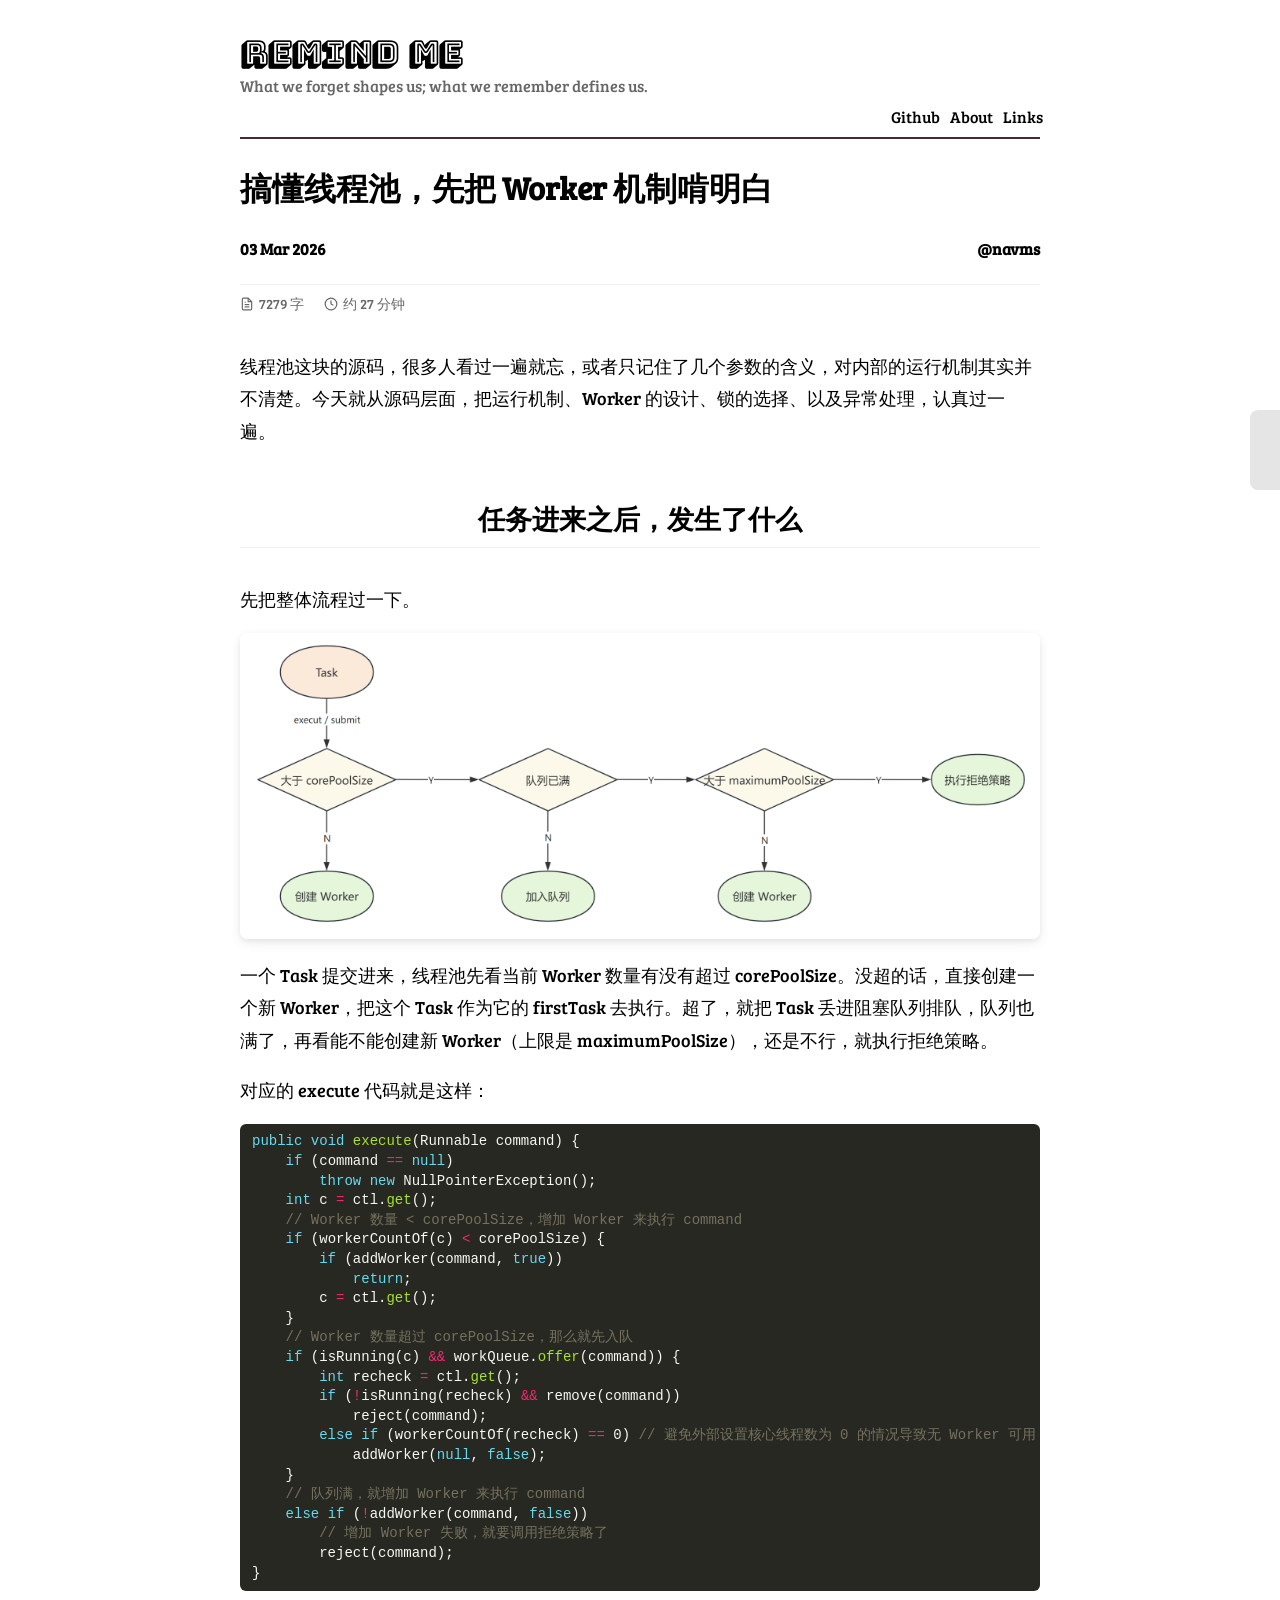
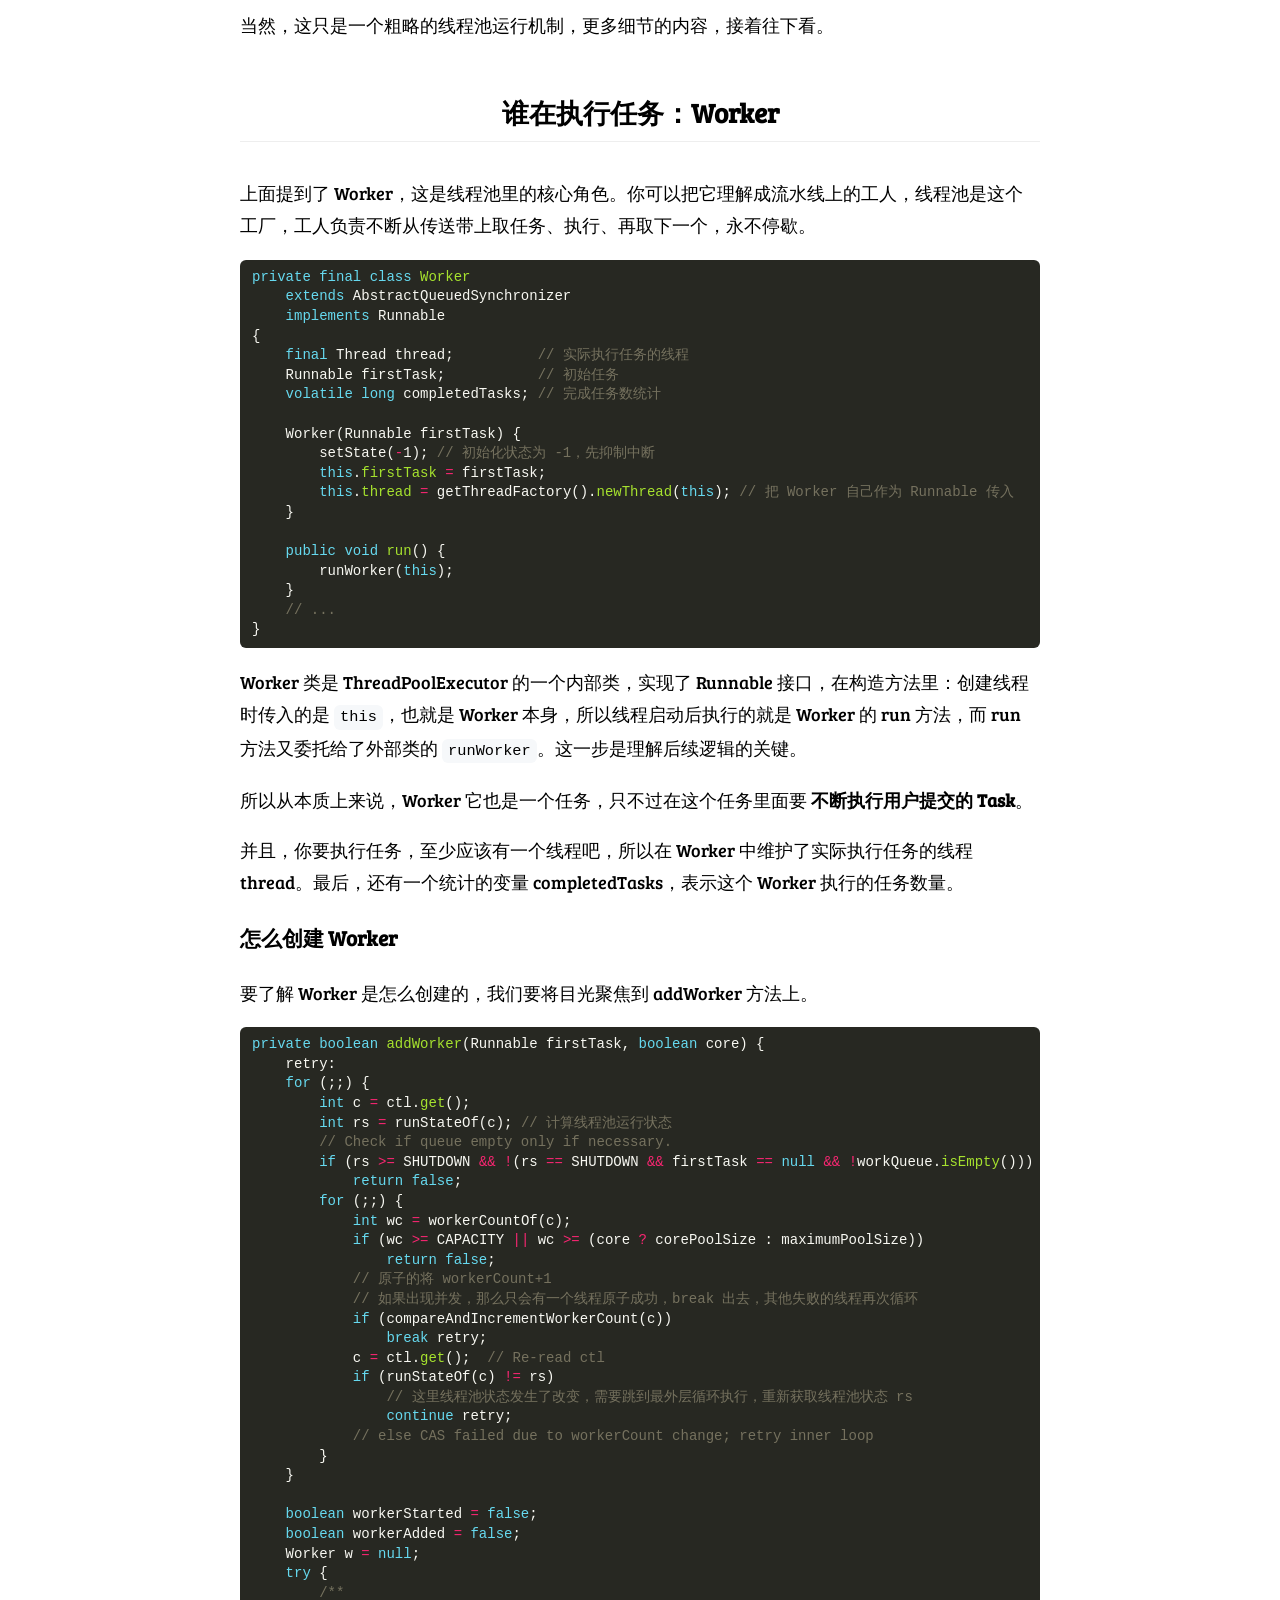
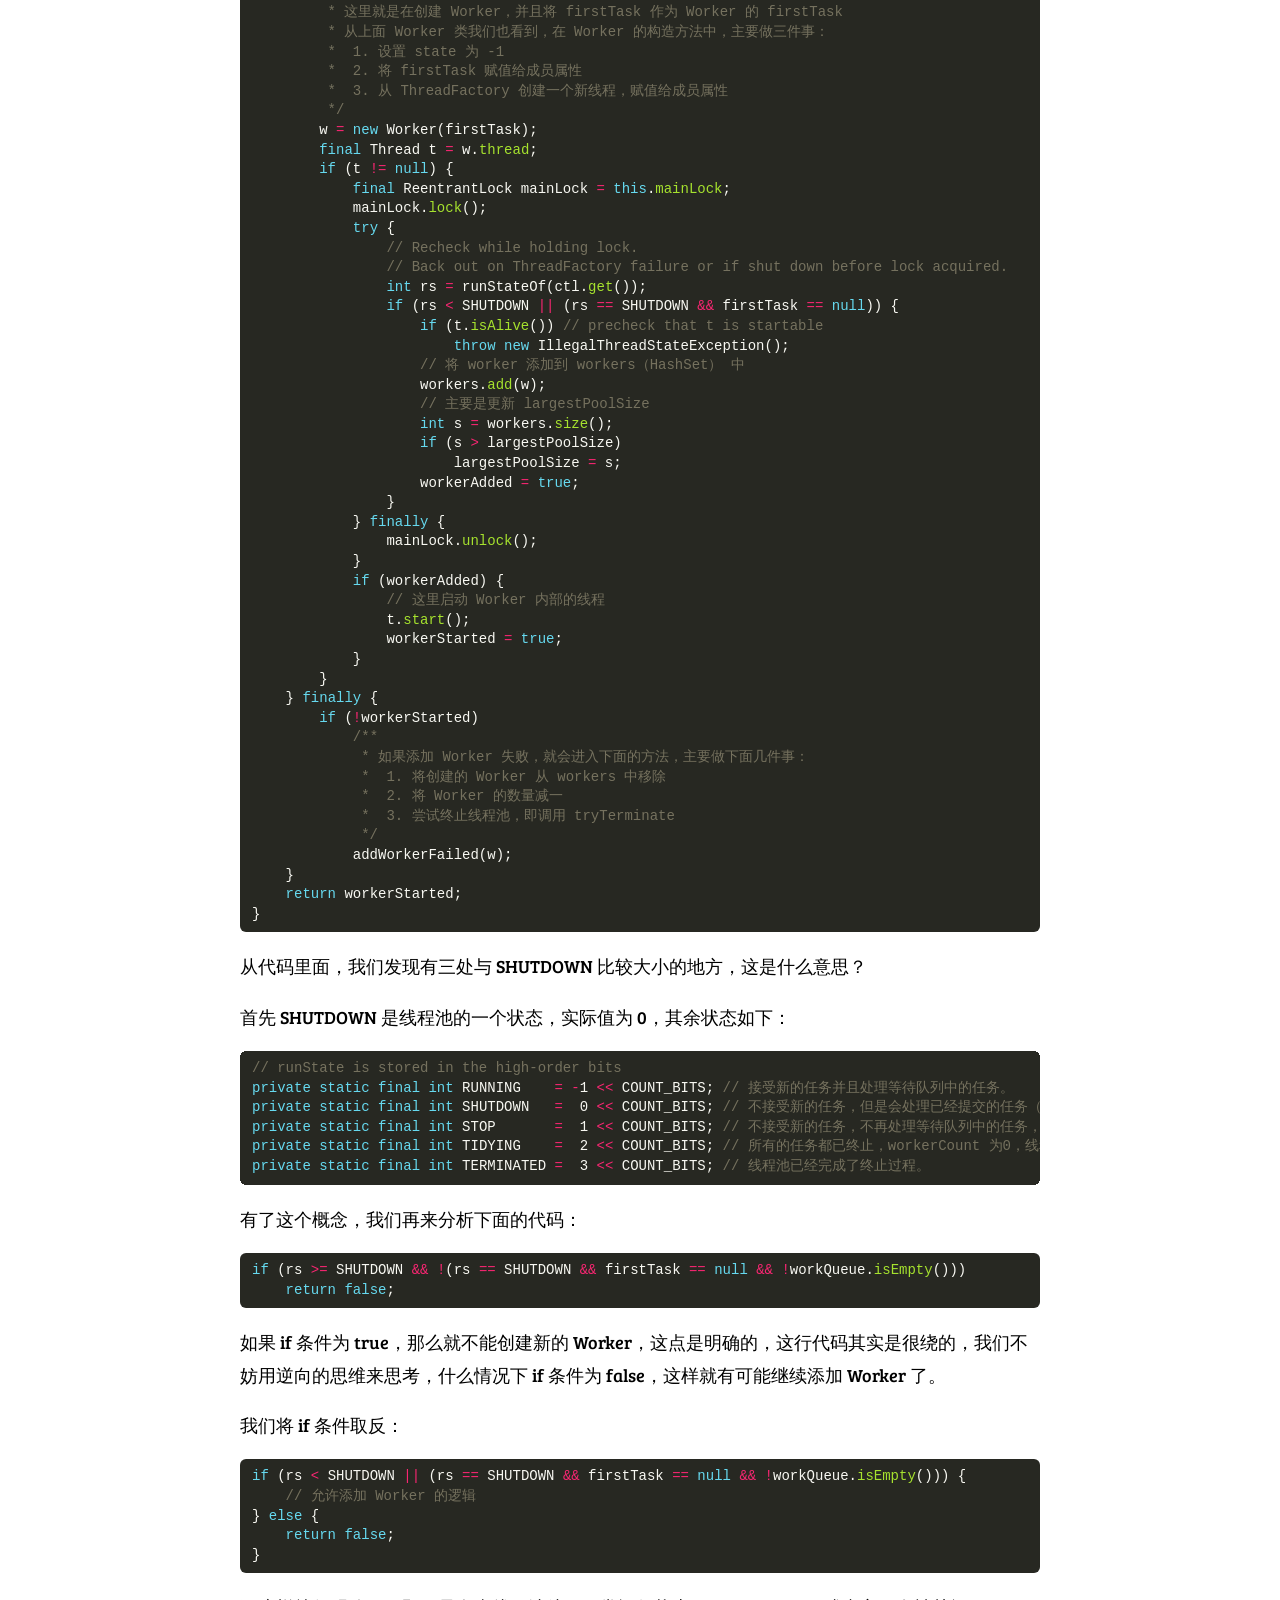
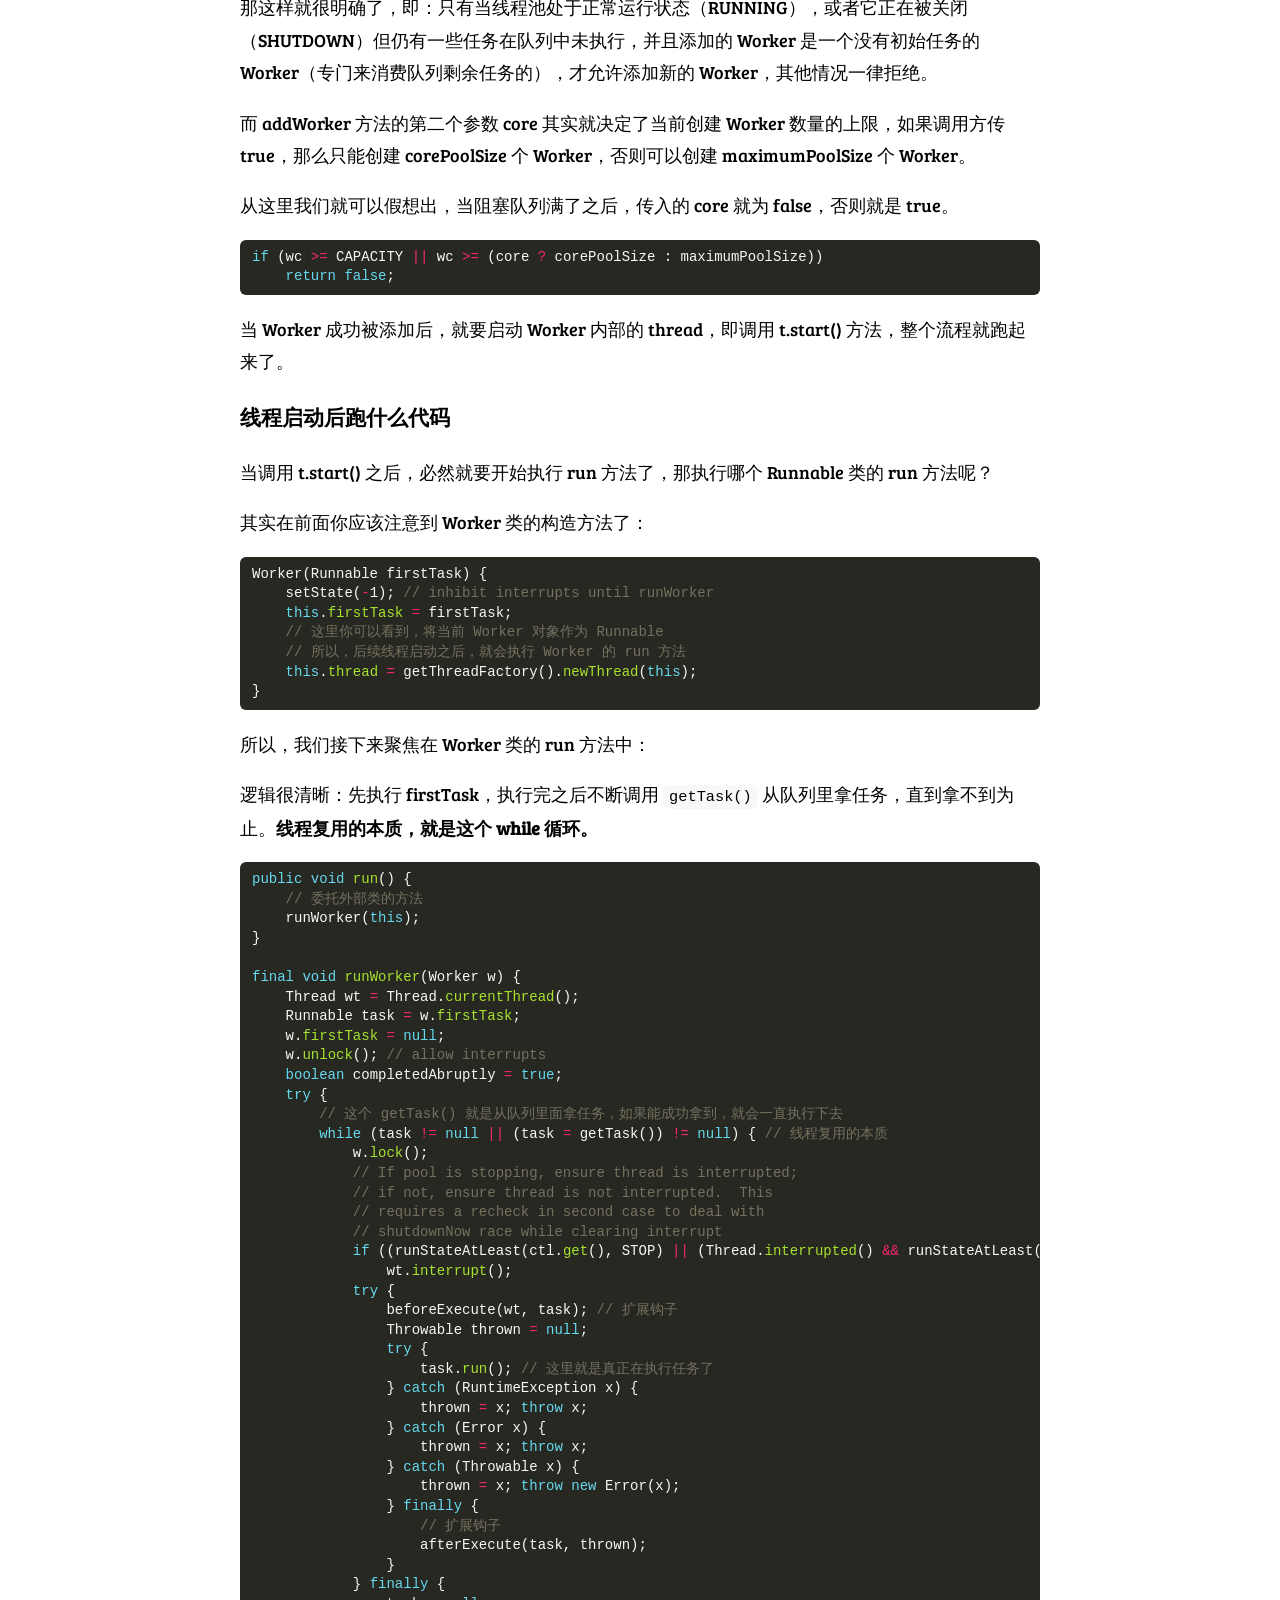
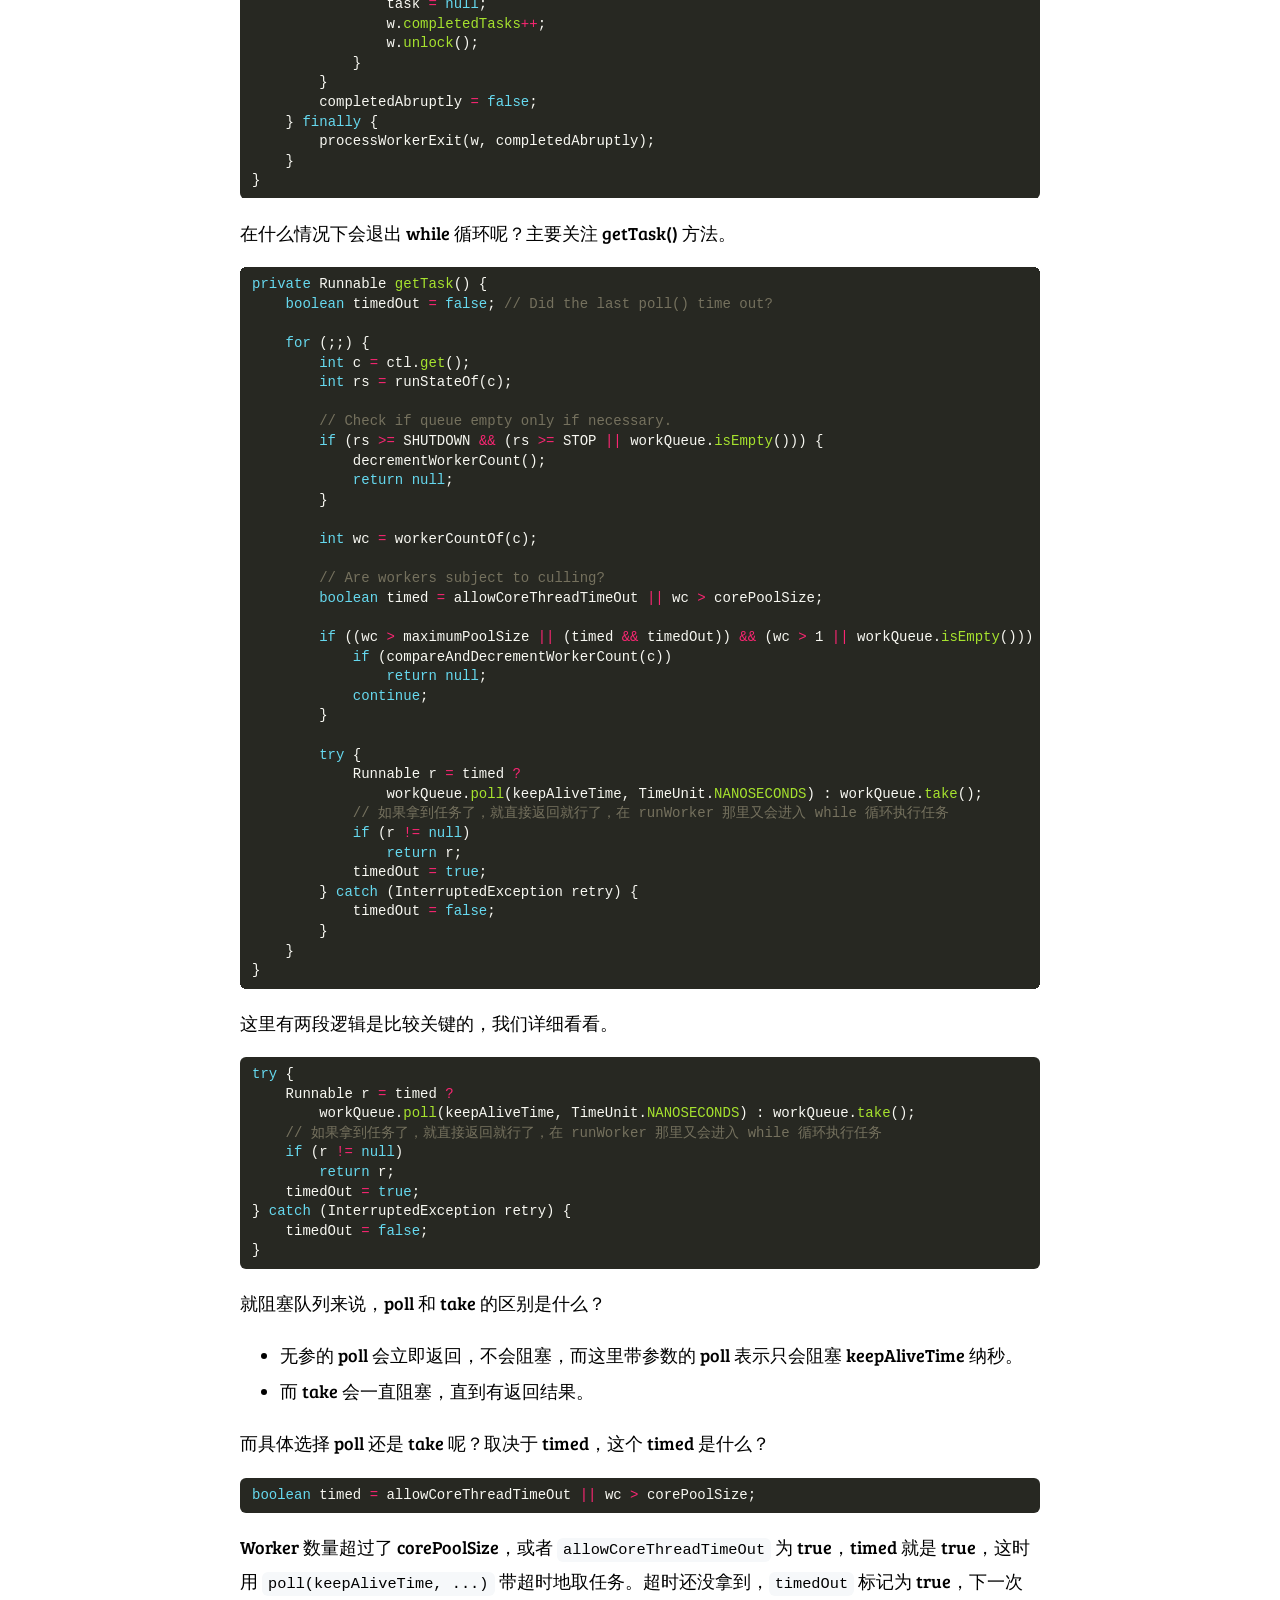
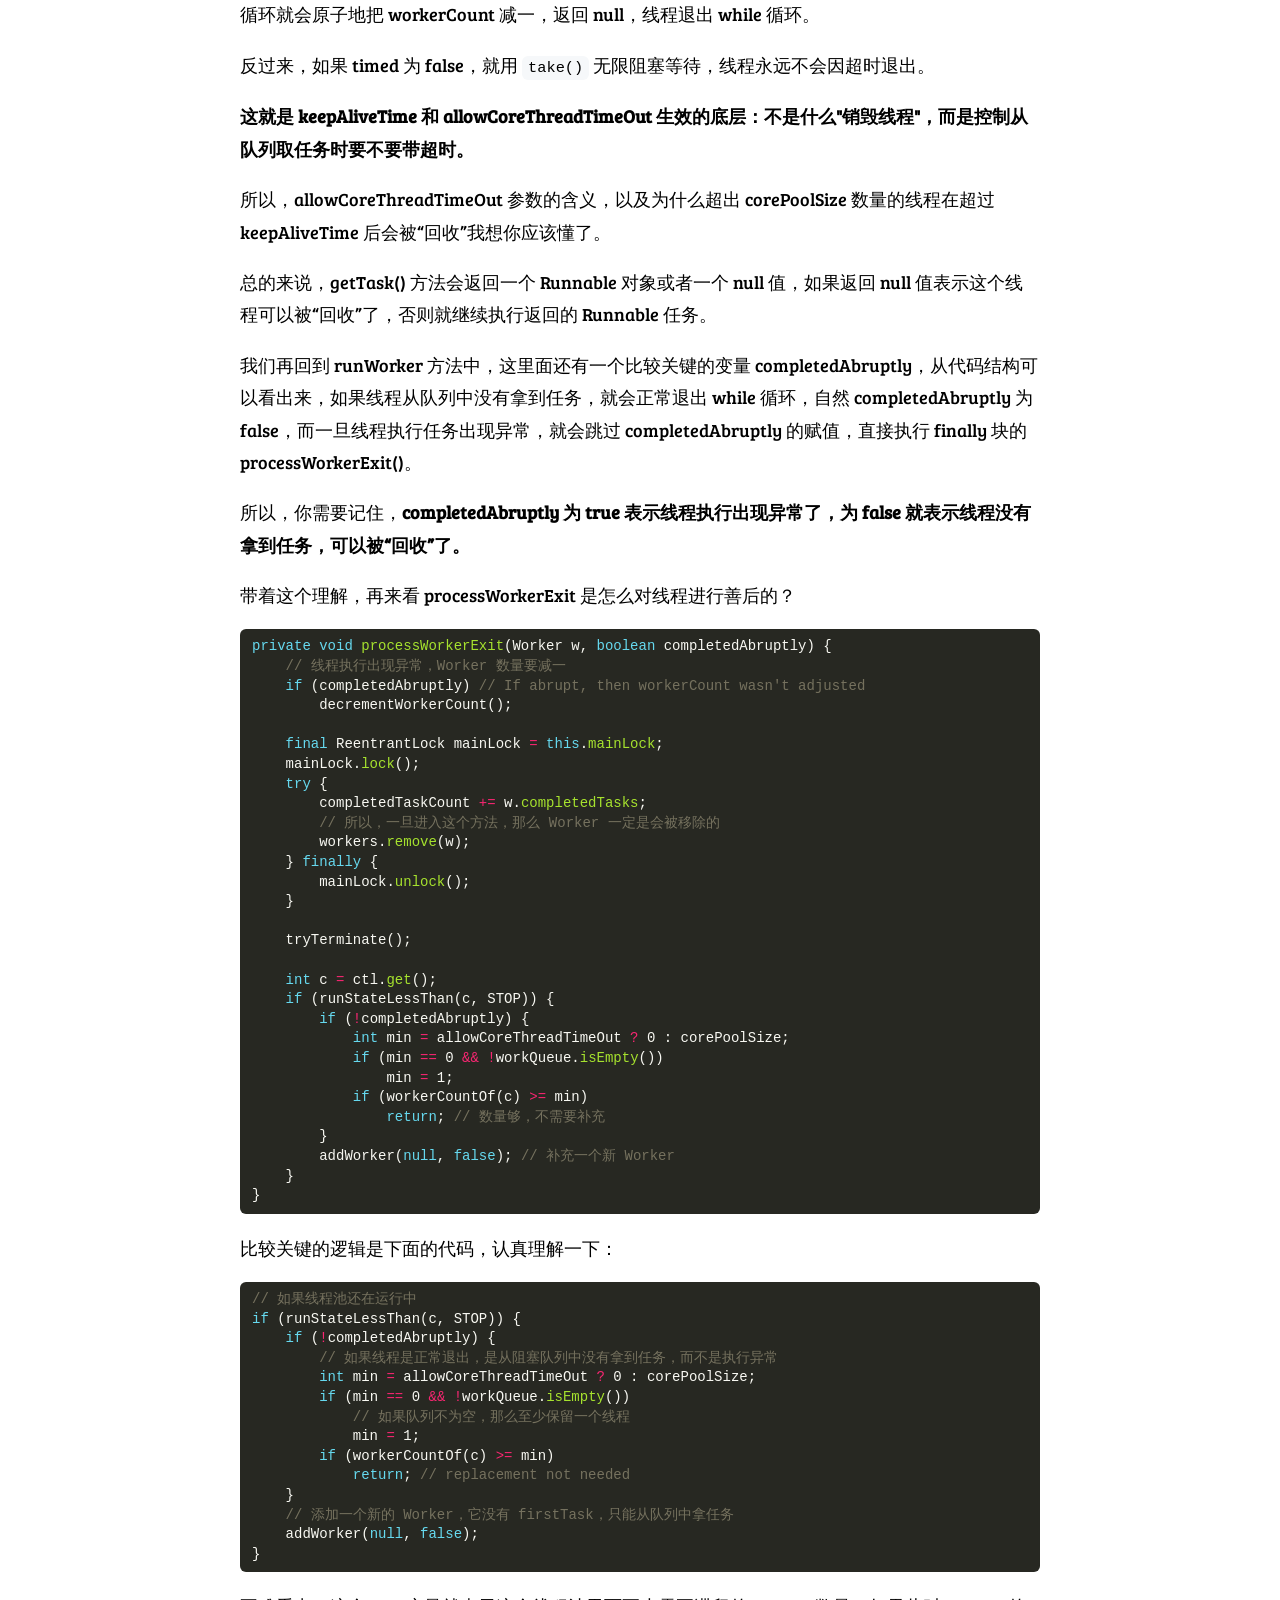
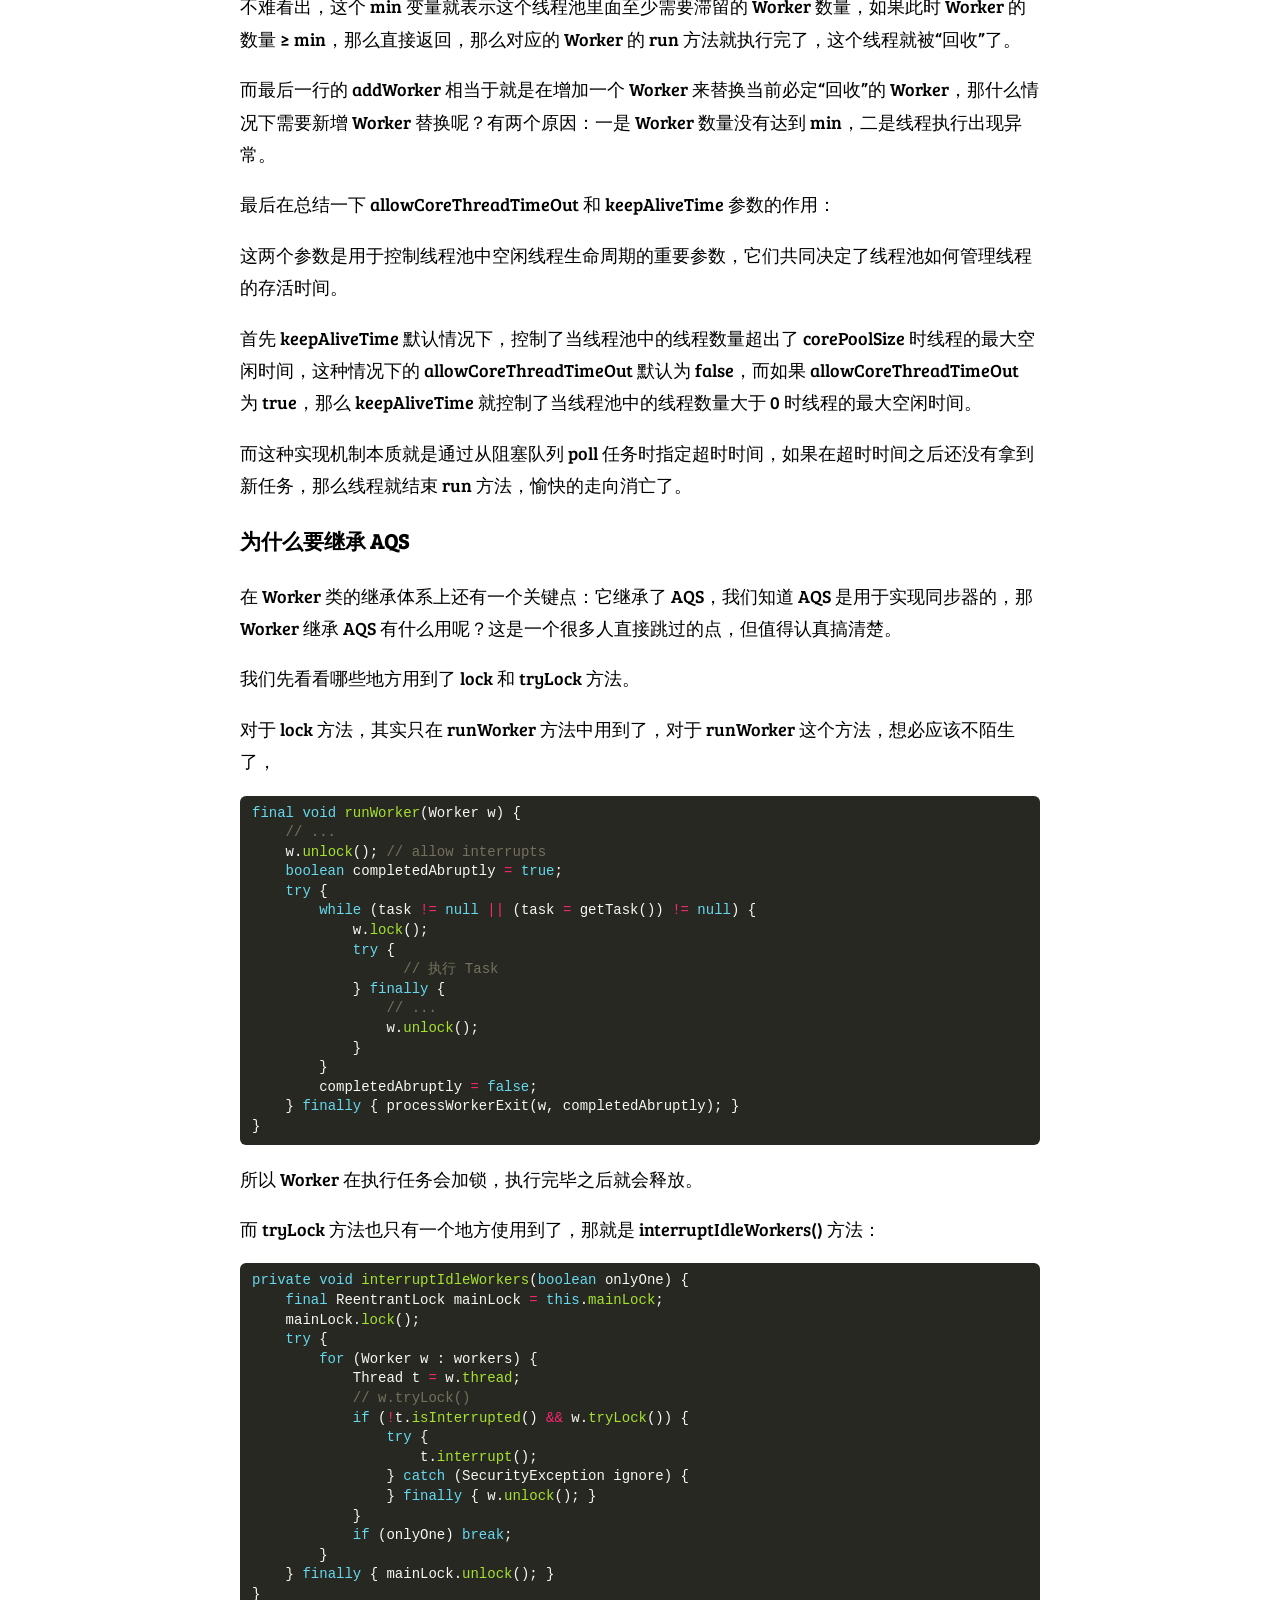
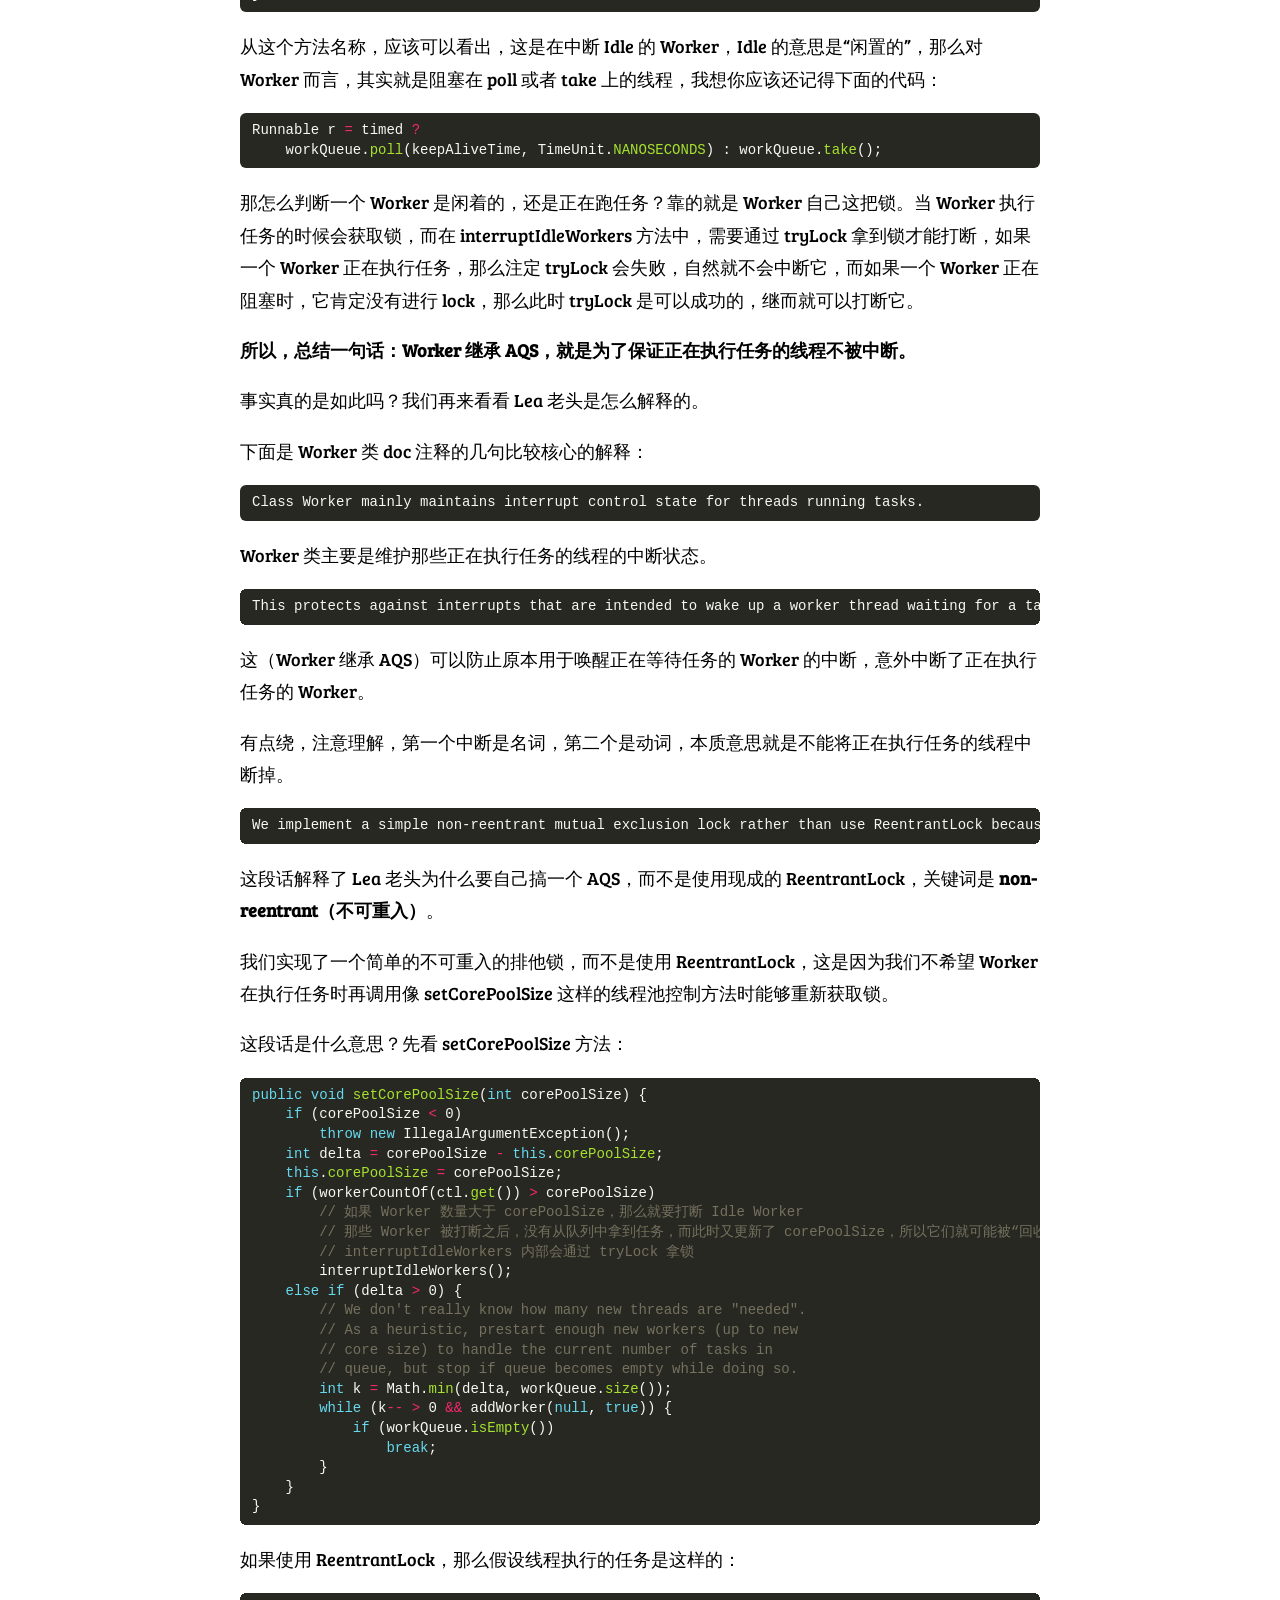
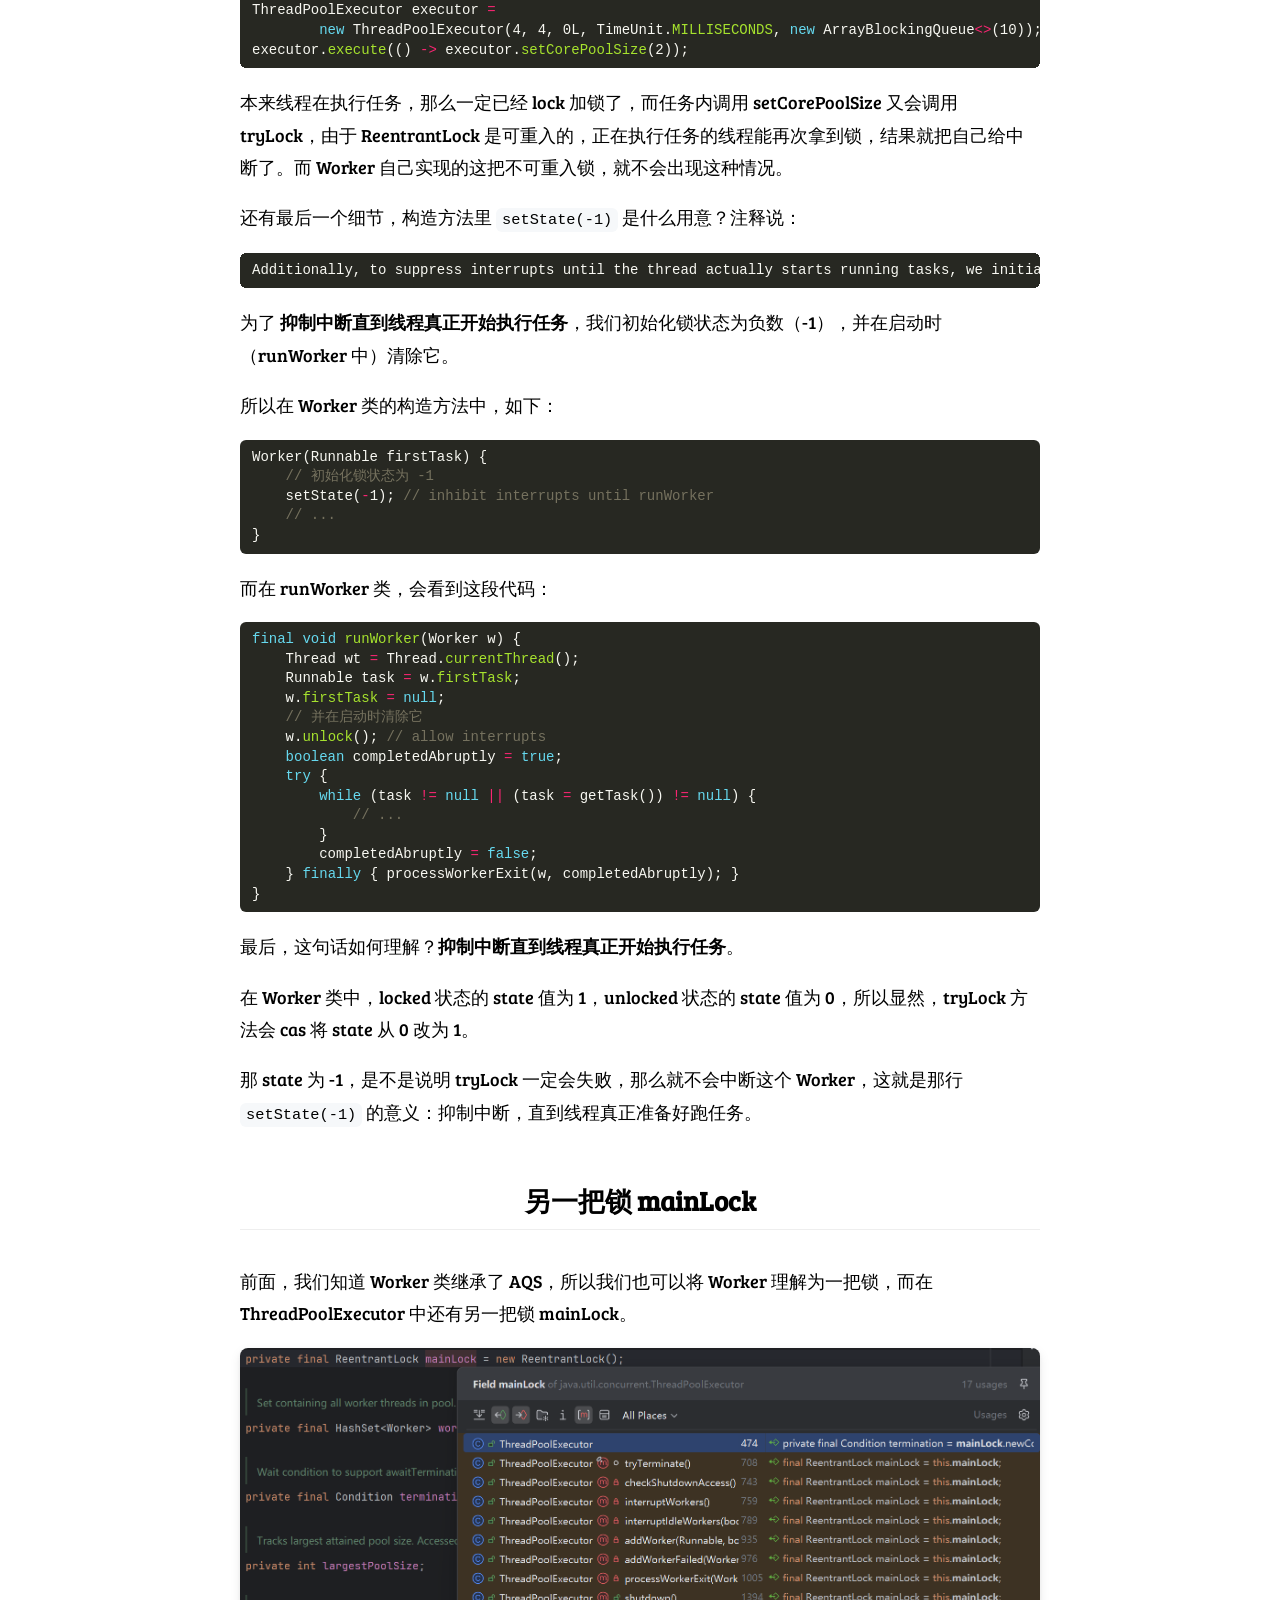
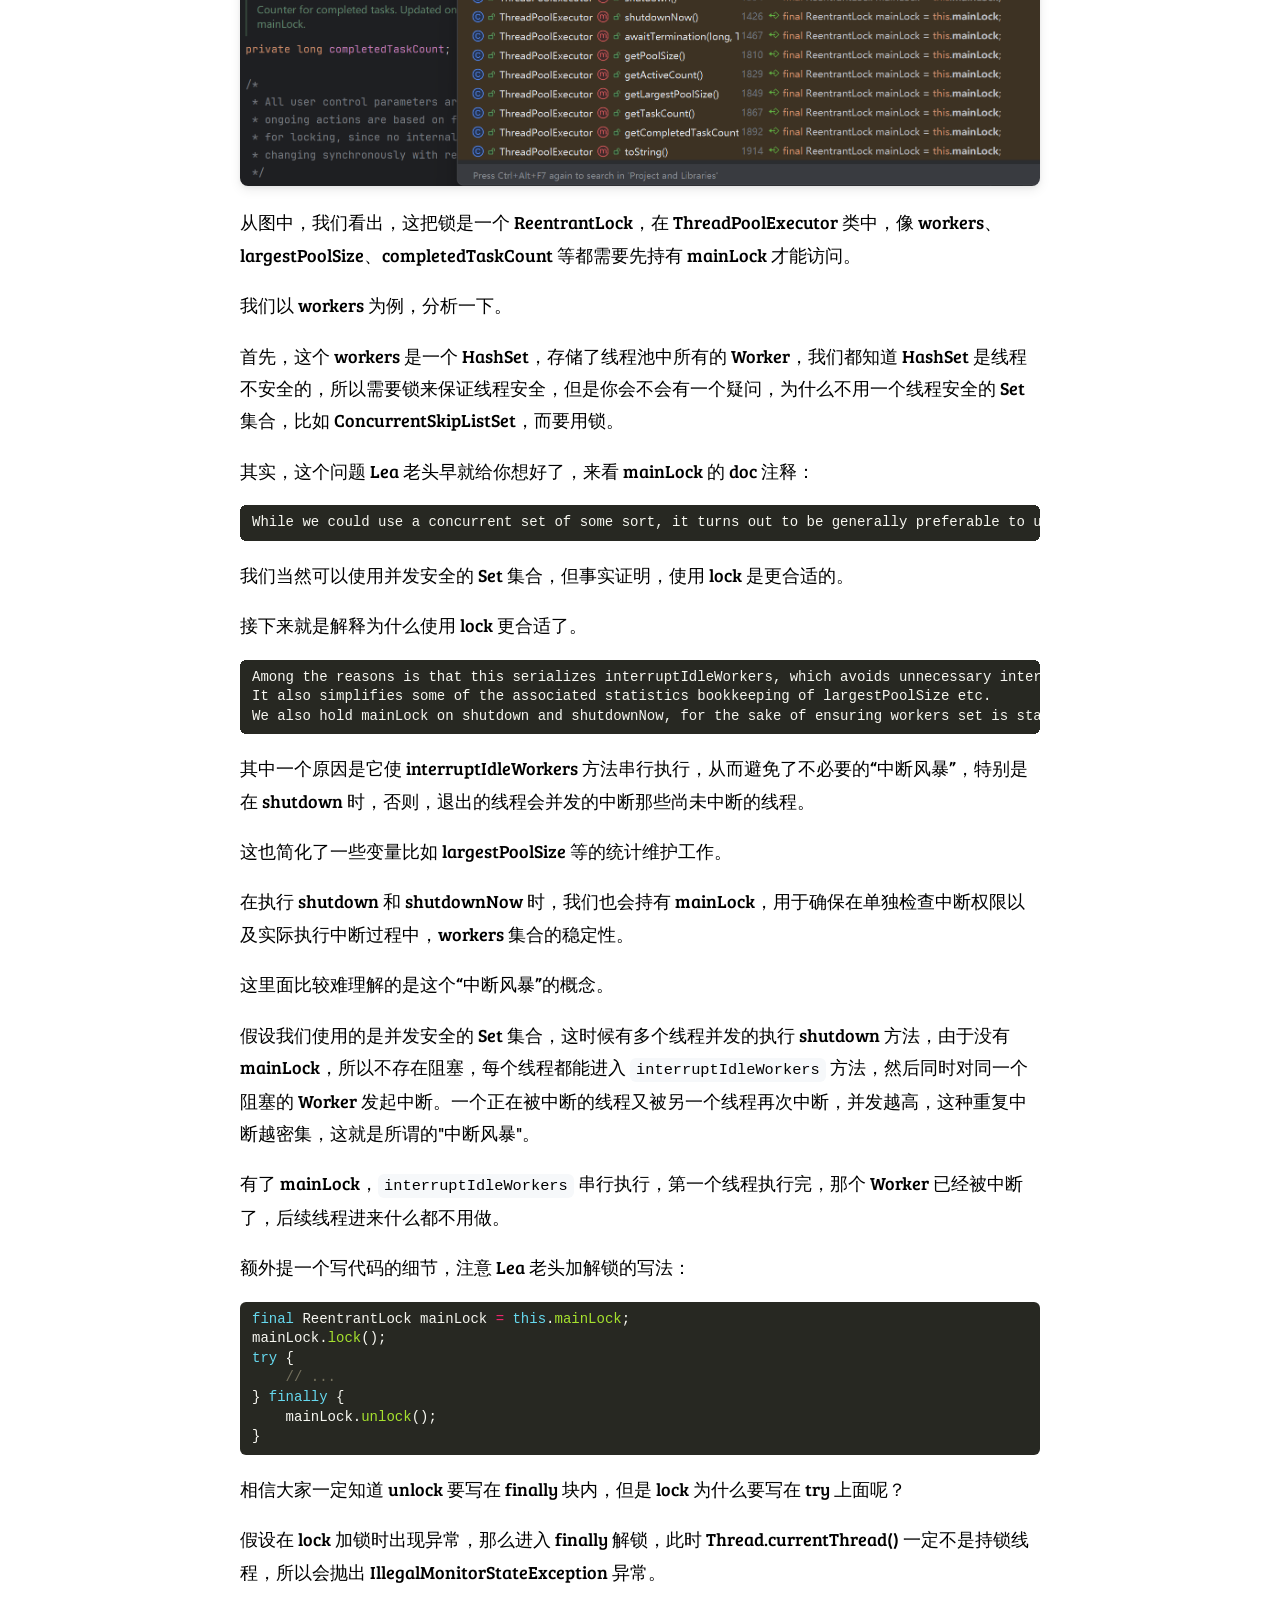
<file: posts/搞懂线程池先把-worker-机制啃明白/index.html>
<!doctype html><html lang=en><head><meta charset=utf-8><meta name=generator content="Hugo 0.157.0"><meta http-equiv=X-UA-Compatible content="IE=edge"><meta name=viewport content="width=device-width,initial-scale=1"><meta name=author content="navms"><meta property="og:url" content="https://navms.github.io/posts/%E6%90%9E%E6%87%82%E7%BA%BF%E7%A8%8B%E6%B1%A0%E5%85%88%E6%8A%8A-worker-%E6%9C%BA%E5%88%B6%E5%95%83%E6%98%8E%E7%99%BD/"><meta name=title content="搞懂线程池，先把 Worker 机制啃明白"><meta name=keywords content="navms,Blog,Remind Me,Java,程序员,JavaScript,前端,后端,Web开发,软件工程,技术博客"><meta name=description content="navms, Blog, Remind Me, Java, 程序员, JavaScript, 前端, 后端, Web开发, 软件工程, 技术博客"><link rel=canonical href=https://navms.github.io/posts/%E6%90%9E%E6%87%82%E7%BA%BF%E7%A8%8B%E6%B1%A0%E5%85%88%E6%8A%8A-worker-%E6%9C%BA%E5%88%B6%E5%95%83%E6%98%8E%E7%99%BD/><link rel=apple-touch-icon href=/images/favicon.png><link rel=icon href=/images/favicon.png><link rel=shortcut href=/images/favicon.png><link rel=alternate type=application/atom+xml href=https://navms.github.io/index.xml title="navms's blog"><script type=application/ld+json>{"@context":"http://schema.org","@type":"BlogPosting","mainEntityOfPage":{"@type":"WebPage","@id":"https:\/\/navms.github.io\/"},"articleSection":"posts","name":"搞懂线程池，先把 Worker 机制啃明白","headline":"搞懂线程池，先把 Worker 机制啃明白","description":"线程池这块的源码，很多人看过一遍就忘，或者只记住了几个参数的含义，对内部的运行机制其实并不清楚。今天就从源码层面，把运行机制、Worker 的设计、锁的选择、以及异常处理，认真过一遍。\n任务进来之后，发生了什么 先把整体流程过一下。\n一个 Task 提交进来，线程池先看当前 Worker 数量有没有超过 corePoolSize。没超的话，直接创建一个新 Worker，把这个 Task 作为它的 firstTask 去执行。超了，就把 Task 丢进阻塞队列排队，队列也满了，再看能不能创建新 Worker（上限是 maximumPoolSize），还是不行，就执行拒绝策略。\n对应的 execute 代码就是这样：\npublic void execute(Runnable command) { if (command == null) throw new NullPointerException(); int c = ctl.get(); \/\/ Worker 数量 \u0026lt; corePoolSize，增加 Worker 来执行 command if (workerCountOf(c) \u0026lt; corePoolSize) { if (addWorker(command, true)) return; c = ctl.get(); } \/\/ Worker 数量超过 corePoolSize，那么就先入队 if (isRunning(c) \u0026amp;\u0026amp; workQueue.offer(command)) { int recheck = ctl.get(); if (!isRunning(recheck) \u0026amp;\u0026amp; remove(command)) reject(command); else if (workerCountOf(recheck) == 0) \/\/ 避免外部设置核心线程数为 0 的情况导致无 Worker 可用 addWorker(null, false); } \/\/ 队列满，就增加 Worker 来执行 command else if (!addWorker(command, false)) \/\/ 增加 Worker 失败，就要调用拒绝策略了 reject(command); } 当然，这只是一个粗略的线程池运行机制，更多细节的内容，接着往下看。\n","inLanguage":"en-US","author":"navms","creator":"navms","publisher":"navms","accountablePerson":"navms","copyrightHolder":"navms","copyrightYear":"2026","datePublished":"2026-03-03 00:00:00 \u002b0000 UTC","dateModified":"2026-03-03 00:00:00 \u002b0000 UTC","url":"https:\/\/navms.github.io\/posts\/%E6%90%9E%E6%87%82%E7%BA%BF%E7%A8%8B%E6%B1%A0%E5%85%88%E6%8A%8A-worker-%E6%9C%BA%E5%88%B6%E5%95%83%E6%98%8E%E7%99%BD\/","keywords":[]}</script><title>搞懂线程池，先把 Worker 机制啃明白</title><meta property="og:title" content="搞懂线程池，先把 Worker 机制啃明白"><meta property="og:type" content="article"><meta property="og:description" content="线程池这块的源码，很多人看过一遍就忘，或者只记住了几个参数的含义，对内部的运行机制其实并不清楚。今天就从源码层面，把运行机制、Worker 的设计、锁的选择、以及异常处理，认真过一遍。
任务进来之后，发生了什么 先把整体流程过一下。
一个 Task 提交进来，线程池先看当前 Worker 数量有没有超过 corePoolSize。没超的话，直接创建一个新 Worker，把这个 Task 作为它的 firstTask 去执行。超了，就把 Task 丢进阻塞队列排队，队列也满了，再看能不能创建新 Worker（上限是 maximumPoolSize），还是不行，就执行拒绝策略。
对应的 execute 代码就是这样：
public void execute(Runnable command) { if (command == null) throw new NullPointerException(); int c = ctl.get(); // Worker 数量 < corePoolSize，增加 Worker 来执行 command if (workerCountOf(c) < corePoolSize) { if (addWorker(command, true)) return; c = ctl.get(); } // Worker 数量超过 corePoolSize，那么就先入队 if (isRunning(c) && workQueue.offer(command)) { int recheck = ctl.get(); if (!isRunning(recheck) && remove(command)) reject(command); else if (workerCountOf(recheck) == 0) // 避免外部设置核心线程数为 0 的情况导致无 Worker 可用 addWorker(null, false); } // 队列满，就增加 Worker 来执行 command else if (!addWorker(command, false)) // 增加 Worker 失败，就要调用拒绝策略了 reject(command); } 当然，这只是一个粗略的线程池运行机制，更多细节的内容，接着往下看。
"><meta name=description content="线程池这块的源码，很多人看过一遍就忘，或者只记住了几个参数的含义，对内部的运行机制其实并不清楚。今天就从源码层面，把运行机制、Worker 的设计、锁的选择、以及异常处理，认真过一遍。
任务进来之后，发生了什么 先把整体流程过一下。
一个 Task 提交进来，线程池先看当前 Worker 数量有没有超过 corePoolSize。没超的话，直接创建一个新 Worker，把这个 Task 作为它的 firstTask 去执行。超了，就把 Task 丢进阻塞队列排队，队列也满了，再看能不能创建新 Worker（上限是 maximumPoolSize），还是不行，就执行拒绝策略。
对应的 execute 代码就是这样：
public void execute(Runnable command) { if (command == null) throw new NullPointerException(); int c = ctl.get(); // Worker 数量 < corePoolSize，增加 Worker 来执行 command if (workerCountOf(c) < corePoolSize) { if (addWorker(command, true)) return; c = ctl.get(); } // Worker 数量超过 corePoolSize，那么就先入队 if (isRunning(c) && workQueue.offer(command)) { int recheck = ctl.get(); if (!isRunning(recheck) && remove(command)) reject(command); else if (workerCountOf(recheck) == 0) // 避免外部设置核心线程数为 0 的情况导致无 Worker 可用 addWorker(null, false); } // 队列满，就增加 Worker 来执行 command else if (!addWorker(command, false)) // 增加 Worker 失败，就要调用拒绝策略了 reject(command); } 当然，这只是一个粗略的线程池运行机制，更多细节的内容，接着往下看。
"><meta property="og:locale" content="zh-cn"><meta property="og:image" content="/images/favicon.png"><link rel=stylesheet href=/css/index.min.css><link rel=stylesheet href=/css/flexboxgrid-6.3.1.min.min.css><link href=/index.xml rel=alternate type=application/rss+xml title="navms's blog"><link rel=preconnect href=https://fonts.gstatic.com><link href="https://fonts.googleapis.com/css?family=Bree+Serif|Bungee+Shade" rel=stylesheet><script async src="https://www.googletagmanager.com/gtag/js?id=UA-xxx"></script></head><body><article class="post Chinese" id=article><div class=row><div class=col-xs-12><div class=site-header><header><div class=header-title><a href=/>REMIND ME</a></div><div class=header-subtitle>What we forget shapes us; what we remember defines us.</div></header><div class="row end-md header-items"><div class=header-item><a href=https://github.com/navms>Github</a></div><div class=header-item><a href=/about/>About</a></div><div class=header-item><a href=/links/>Links</a></div></div><div class=row></div><div class=header-line></div></div><header class=post-header><h1 class=post-title>搞懂线程池，先把 Worker 机制啃明白</h1><div class="row post-desc"><div class=col-xs-6><time class=post-date datetime="2026-03-03 00:00:00 UTC">03 Mar 2026</time></div><div class=col-xs-6><div class=post-author><a href=/about/>@navms</a></div></div></div><div class="row post-meta"><div class=col-xs-12><div class=word-count-info><span class=word-count><svg class="word-count-icon" width="14" height="14" viewBox="0 0 24 24" fill="none" stroke="currentColor" stroke-width="2"><path d="M14 2H6A2 2 0 004 4v16a2 2 0 002 2h12a2 2 0 002-2V8z"/><polyline points="14,2 14,8 20,8"/><line x1="16" y1="13" x2="8" y2="13"/><line x1="16" y1="17" x2="8" y2="17"/><polyline points="10,9 9,9 8,9"/></svg>
7279 字
</span><span class=reading-time><svg class="reading-time-icon" width="14" height="14" viewBox="0 0 24 24" fill="none" stroke="currentColor" stroke-width="2"><circle cx="12" cy="12" r="10"/><polyline points="12,6 12,12 16,14"/></svg>
约 27 分钟</span></div></div></div></header><div class=toc-container id=tocContainer><div class=toc-header>目录</div><div class=toc-content id=tocContent></div></div><div class="post-content markdown-body"><p>线程池这块的源码，很多人看过一遍就忘，或者只记住了几个参数的含义，对内部的运行机制其实并不清楚。今天就从源码层面，把运行机制、Worker 的设计、锁的选择、以及异常处理，认真过一遍。</p><h2 id=任务进来之后发生了什么>任务进来之后，发生了什么</h2><p>先把整体流程过一下。</p><p><img src=assets/b437fcb41ec5f855446edb960a91045d.png alt class=rounded-shadow-image loading=lazy></p><p>一个 Task 提交进来，线程池先看当前 Worker 数量有没有超过 corePoolSize。没超的话，直接创建一个新 Worker，把这个 Task 作为它的 firstTask 去执行。超了，就把 Task 丢进阻塞队列排队，队列也满了，再看能不能创建新 Worker（上限是 maximumPoolSize），还是不行，就执行拒绝策略。</p><p>对应的 execute 代码就是这样：</p><div class=highlight><pre tabindex=0 style=color:#f8f8f2;background-color:#272822;-moz-tab-size:4;-o-tab-size:4;tab-size:4;-webkit-text-size-adjust:none><code class=language-java data-lang=java><span style=display:flex><span><span style=color:#66d9ef>public</span> <span style=color:#66d9ef>void</span> <span style=color:#a6e22e>execute</span>(Runnable command) {
</span></span><span style=display:flex><span>    <span style=color:#66d9ef>if</span> (command <span style=color:#f92672>==</span> <span style=color:#66d9ef>null</span>)
</span></span><span style=display:flex><span>        <span style=color:#66d9ef>throw</span> <span style=color:#66d9ef>new</span> NullPointerException();
</span></span><span style=display:flex><span>    <span style=color:#66d9ef>int</span> c <span style=color:#f92672>=</span> ctl.<span style=color:#a6e22e>get</span>();
</span></span><span style=display:flex><span>    <span style=color:#75715e>// Worker 数量 &lt; corePoolSize，增加 Worker 来执行 command</span>
</span></span><span style=display:flex><span>    <span style=color:#66d9ef>if</span> (workerCountOf(c) <span style=color:#f92672>&lt;</span> corePoolSize) {
</span></span><span style=display:flex><span>        <span style=color:#66d9ef>if</span> (addWorker(command, <span style=color:#66d9ef>true</span>))
</span></span><span style=display:flex><span>            <span style=color:#66d9ef>return</span>;
</span></span><span style=display:flex><span>        c <span style=color:#f92672>=</span> ctl.<span style=color:#a6e22e>get</span>();
</span></span><span style=display:flex><span>    }
</span></span><span style=display:flex><span>    <span style=color:#75715e>// Worker 数量超过 corePoolSize，那么就先入队</span>
</span></span><span style=display:flex><span>    <span style=color:#66d9ef>if</span> (isRunning(c) <span style=color:#f92672>&amp;&amp;</span> workQueue.<span style=color:#a6e22e>offer</span>(command)) {
</span></span><span style=display:flex><span>        <span style=color:#66d9ef>int</span> recheck <span style=color:#f92672>=</span> ctl.<span style=color:#a6e22e>get</span>();
</span></span><span style=display:flex><span>        <span style=color:#66d9ef>if</span> (<span style=color:#f92672>!</span>isRunning(recheck) <span style=color:#f92672>&amp;&amp;</span> remove(command))
</span></span><span style=display:flex><span>            reject(command);
</span></span><span style=display:flex><span>        <span style=color:#66d9ef>else</span> <span style=color:#66d9ef>if</span> (workerCountOf(recheck) <span style=color:#f92672>==</span> 0) <span style=color:#75715e>// 避免外部设置核心线程数为 0 的情况导致无 Worker 可用</span>
</span></span><span style=display:flex><span>            addWorker(<span style=color:#66d9ef>null</span>, <span style=color:#66d9ef>false</span>);
</span></span><span style=display:flex><span>    }
</span></span><span style=display:flex><span>    <span style=color:#75715e>// 队列满，就增加 Worker 来执行 command</span>
</span></span><span style=display:flex><span>    <span style=color:#66d9ef>else</span> <span style=color:#66d9ef>if</span> (<span style=color:#f92672>!</span>addWorker(command, <span style=color:#66d9ef>false</span>))
</span></span><span style=display:flex><span>        <span style=color:#75715e>// 增加 Worker 失败，就要调用拒绝策略了</span>
</span></span><span style=display:flex><span>        reject(command);
</span></span><span style=display:flex><span>}
</span></span></code></pre></div><p>当然，这只是一个粗略的线程池运行机制，更多细节的内容，接着往下看。</p><h2 id=谁在执行任务worker>谁在执行任务：Worker</h2><p>上面提到了 Worker，这是线程池里的核心角色。你可以把它理解成流水线上的工人，线程池是这个工厂，工人负责不断从传送带上取任务、执行、再取下一个，永不停歇。</p><div class=highlight><pre tabindex=0 style=color:#f8f8f2;background-color:#272822;-moz-tab-size:4;-o-tab-size:4;tab-size:4;-webkit-text-size-adjust:none><code class=language-java data-lang=java><span style=display:flex><span><span style=color:#66d9ef>private</span> <span style=color:#66d9ef>final</span> <span style=color:#66d9ef>class</span> <span style=color:#a6e22e>Worker</span>
</span></span><span style=display:flex><span>    <span style=color:#66d9ef>extends</span> AbstractQueuedSynchronizer
</span></span><span style=display:flex><span>    <span style=color:#66d9ef>implements</span> Runnable
</span></span><span style=display:flex><span>{
</span></span><span style=display:flex><span>    <span style=color:#66d9ef>final</span> Thread thread;          <span style=color:#75715e>// 实际执行任务的线程</span>
</span></span><span style=display:flex><span>    Runnable firstTask;           <span style=color:#75715e>// 初始任务</span>
</span></span><span style=display:flex><span>    <span style=color:#66d9ef>volatile</span> <span style=color:#66d9ef>long</span> completedTasks; <span style=color:#75715e>// 完成任务数统计</span>
</span></span><span style=display:flex><span>
</span></span><span style=display:flex><span>    Worker(Runnable firstTask) {
</span></span><span style=display:flex><span>        setState(<span style=color:#f92672>-</span>1); <span style=color:#75715e>// 初始化状态为 -1，先抑制中断</span>
</span></span><span style=display:flex><span>        <span style=color:#66d9ef>this</span>.<span style=color:#a6e22e>firstTask</span> <span style=color:#f92672>=</span> firstTask;
</span></span><span style=display:flex><span>        <span style=color:#66d9ef>this</span>.<span style=color:#a6e22e>thread</span> <span style=color:#f92672>=</span> getThreadFactory().<span style=color:#a6e22e>newThread</span>(<span style=color:#66d9ef>this</span>); <span style=color:#75715e>// 把 Worker 自己作为 Runnable 传入</span>
</span></span><span style=display:flex><span>    }
</span></span><span style=display:flex><span>
</span></span><span style=display:flex><span>    <span style=color:#66d9ef>public</span> <span style=color:#66d9ef>void</span> <span style=color:#a6e22e>run</span>() {
</span></span><span style=display:flex><span>        runWorker(<span style=color:#66d9ef>this</span>);
</span></span><span style=display:flex><span>    }
</span></span><span style=display:flex><span>    <span style=color:#75715e>// ...</span>
</span></span><span style=display:flex><span>}
</span></span></code></pre></div><p>Worker 类是 ThreadPoolExecutor 的一个内部类，实现了 Runnable 接口，在构造方法里：创建线程时传入的是 <code>this</code>，也就是 Worker 本身，所以线程启动后执行的就是 Worker 的 run 方法，而 run 方法又委托给了外部类的 <code>runWorker</code>。这一步是理解后续逻辑的关键。</p><p>所以从本质上来说，Worker 它也是一个任务，只不过在这个任务里面要 <strong>不断执行用户提交的 Task</strong>。</p><p>并且，你要执行任务，至少应该有一个线程吧，所以在 Worker 中维护了实际执行任务的线程 thread。最后，还有一个统计的变量 completedTasks，表示这个 Worker 执行的任务数量。</p><h3 id=怎么创建-worker>怎么创建 Worker</h3><p>要了解 Worker 是怎么创建的，我们要将目光聚焦到 addWorker 方法上。</p><div class=highlight><pre tabindex=0 style=color:#f8f8f2;background-color:#272822;-moz-tab-size:4;-o-tab-size:4;tab-size:4;-webkit-text-size-adjust:none><code class=language-java data-lang=java><span style=display:flex><span><span style=color:#66d9ef>private</span> <span style=color:#66d9ef>boolean</span> <span style=color:#a6e22e>addWorker</span>(Runnable firstTask, <span style=color:#66d9ef>boolean</span> core) {
</span></span><span style=display:flex><span>    retry:
</span></span><span style=display:flex><span>    <span style=color:#66d9ef>for</span> (;;) {
</span></span><span style=display:flex><span>        <span style=color:#66d9ef>int</span> c <span style=color:#f92672>=</span> ctl.<span style=color:#a6e22e>get</span>();
</span></span><span style=display:flex><span>        <span style=color:#66d9ef>int</span> rs <span style=color:#f92672>=</span> runStateOf(c); <span style=color:#75715e>// 计算线程池运行状态</span>
</span></span><span style=display:flex><span>        <span style=color:#75715e>// Check if queue empty only if necessary.</span>
</span></span><span style=display:flex><span>        <span style=color:#66d9ef>if</span> (rs <span style=color:#f92672>&gt;=</span> SHUTDOWN <span style=color:#f92672>&amp;&amp;</span> <span style=color:#f92672>!</span>(rs <span style=color:#f92672>==</span> SHUTDOWN <span style=color:#f92672>&amp;&amp;</span> firstTask <span style=color:#f92672>==</span> <span style=color:#66d9ef>null</span> <span style=color:#f92672>&amp;&amp;</span> <span style=color:#f92672>!</span>workQueue.<span style=color:#a6e22e>isEmpty</span>()))
</span></span><span style=display:flex><span>            <span style=color:#66d9ef>return</span> <span style=color:#66d9ef>false</span>;
</span></span><span style=display:flex><span>        <span style=color:#66d9ef>for</span> (;;) {
</span></span><span style=display:flex><span>            <span style=color:#66d9ef>int</span> wc <span style=color:#f92672>=</span> workerCountOf(c);
</span></span><span style=display:flex><span>            <span style=color:#66d9ef>if</span> (wc <span style=color:#f92672>&gt;=</span> CAPACITY <span style=color:#f92672>||</span> wc <span style=color:#f92672>&gt;=</span> (core <span style=color:#f92672>?</span> corePoolSize : maximumPoolSize))
</span></span><span style=display:flex><span>                <span style=color:#66d9ef>return</span> <span style=color:#66d9ef>false</span>;
</span></span><span style=display:flex><span>            <span style=color:#75715e>// 原子的将 workerCount+1 </span>
</span></span><span style=display:flex><span>            <span style=color:#75715e>// 如果出现并发，那么只会有一个线程原子成功，break 出去，其他失败的线程再次循环</span>
</span></span><span style=display:flex><span>            <span style=color:#66d9ef>if</span> (compareAndIncrementWorkerCount(c))
</span></span><span style=display:flex><span>                <span style=color:#66d9ef>break</span> retry;
</span></span><span style=display:flex><span>            c <span style=color:#f92672>=</span> ctl.<span style=color:#a6e22e>get</span>();  <span style=color:#75715e>// Re-read ctl</span>
</span></span><span style=display:flex><span>            <span style=color:#66d9ef>if</span> (runStateOf(c) <span style=color:#f92672>!=</span> rs)
</span></span><span style=display:flex><span>                <span style=color:#75715e>// 这里线程池状态发生了改变，需要跳到最外层循环执行，重新获取线程池状态 rs</span>
</span></span><span style=display:flex><span>                <span style=color:#66d9ef>continue</span> retry;
</span></span><span style=display:flex><span>            <span style=color:#75715e>// else CAS failed due to workerCount change; retry inner loop</span>
</span></span><span style=display:flex><span>        }
</span></span><span style=display:flex><span>    }
</span></span><span style=display:flex><span>
</span></span><span style=display:flex><span>    <span style=color:#66d9ef>boolean</span> workerStarted <span style=color:#f92672>=</span> <span style=color:#66d9ef>false</span>;
</span></span><span style=display:flex><span>    <span style=color:#66d9ef>boolean</span> workerAdded <span style=color:#f92672>=</span> <span style=color:#66d9ef>false</span>;
</span></span><span style=display:flex><span>    Worker w <span style=color:#f92672>=</span> <span style=color:#66d9ef>null</span>;
</span></span><span style=display:flex><span>    <span style=color:#66d9ef>try</span> {
</span></span><span style=display:flex><span>        <span style=color:#75715e>/**
</span></span></span><span style=display:flex><span><span style=color:#75715e>         * 这里就是在创建 Worker，并且将 firstTask 作为 Worker 的 firstTask
</span></span></span><span style=display:flex><span><span style=color:#75715e>         * 从上面 Worker 类我们也看到，在 Worker 的构造方法中，主要做三件事：
</span></span></span><span style=display:flex><span><span style=color:#75715e>         *  1. 设置 state 为 -1
</span></span></span><span style=display:flex><span><span style=color:#75715e>         *  2. 将 firstTask 赋值给成员属性
</span></span></span><span style=display:flex><span><span style=color:#75715e>         *  3. 从 ThreadFactory 创建一个新线程，赋值给成员属性
</span></span></span><span style=display:flex><span><span style=color:#75715e>         */</span>
</span></span><span style=display:flex><span>        w <span style=color:#f92672>=</span> <span style=color:#66d9ef>new</span> Worker(firstTask);
</span></span><span style=display:flex><span>        <span style=color:#66d9ef>final</span> Thread t <span style=color:#f92672>=</span> w.<span style=color:#a6e22e>thread</span>;
</span></span><span style=display:flex><span>        <span style=color:#66d9ef>if</span> (t <span style=color:#f92672>!=</span> <span style=color:#66d9ef>null</span>) {
</span></span><span style=display:flex><span>            <span style=color:#66d9ef>final</span> ReentrantLock mainLock <span style=color:#f92672>=</span> <span style=color:#66d9ef>this</span>.<span style=color:#a6e22e>mainLock</span>;
</span></span><span style=display:flex><span>            mainLock.<span style=color:#a6e22e>lock</span>();
</span></span><span style=display:flex><span>            <span style=color:#66d9ef>try</span> {
</span></span><span style=display:flex><span>                <span style=color:#75715e>// Recheck while holding lock.</span>
</span></span><span style=display:flex><span>                <span style=color:#75715e>// Back out on ThreadFactory failure or if shut down before lock acquired.</span>
</span></span><span style=display:flex><span>                <span style=color:#66d9ef>int</span> rs <span style=color:#f92672>=</span> runStateOf(ctl.<span style=color:#a6e22e>get</span>());
</span></span><span style=display:flex><span>                <span style=color:#66d9ef>if</span> (rs <span style=color:#f92672>&lt;</span> SHUTDOWN <span style=color:#f92672>||</span> (rs <span style=color:#f92672>==</span> SHUTDOWN <span style=color:#f92672>&amp;&amp;</span> firstTask <span style=color:#f92672>==</span> <span style=color:#66d9ef>null</span>)) {
</span></span><span style=display:flex><span>                    <span style=color:#66d9ef>if</span> (t.<span style=color:#a6e22e>isAlive</span>()) <span style=color:#75715e>// precheck that t is startable</span>
</span></span><span style=display:flex><span>                        <span style=color:#66d9ef>throw</span> <span style=color:#66d9ef>new</span> IllegalThreadStateException(); 
</span></span><span style=display:flex><span>                    <span style=color:#75715e>// 将 worker 添加到 workers（HashSet） 中 </span>
</span></span><span style=display:flex><span>                    workers.<span style=color:#a6e22e>add</span>(w);
</span></span><span style=display:flex><span>                    <span style=color:#75715e>// 主要是更新 largestPoolSize</span>
</span></span><span style=display:flex><span>                    <span style=color:#66d9ef>int</span> s <span style=color:#f92672>=</span> workers.<span style=color:#a6e22e>size</span>();
</span></span><span style=display:flex><span>                    <span style=color:#66d9ef>if</span> (s <span style=color:#f92672>&gt;</span> largestPoolSize)
</span></span><span style=display:flex><span>                        largestPoolSize <span style=color:#f92672>=</span> s;
</span></span><span style=display:flex><span>                    workerAdded <span style=color:#f92672>=</span> <span style=color:#66d9ef>true</span>;
</span></span><span style=display:flex><span>                }
</span></span><span style=display:flex><span>            } <span style=color:#66d9ef>finally</span> {
</span></span><span style=display:flex><span>                mainLock.<span style=color:#a6e22e>unlock</span>();
</span></span><span style=display:flex><span>            }
</span></span><span style=display:flex><span>            <span style=color:#66d9ef>if</span> (workerAdded) {
</span></span><span style=display:flex><span>                <span style=color:#75715e>// 这里启动 Worker 内部的线程</span>
</span></span><span style=display:flex><span>                t.<span style=color:#a6e22e>start</span>();
</span></span><span style=display:flex><span>                workerStarted <span style=color:#f92672>=</span> <span style=color:#66d9ef>true</span>;
</span></span><span style=display:flex><span>            }
</span></span><span style=display:flex><span>        }
</span></span><span style=display:flex><span>    } <span style=color:#66d9ef>finally</span> {
</span></span><span style=display:flex><span>        <span style=color:#66d9ef>if</span> (<span style=color:#f92672>!</span>workerStarted)
</span></span><span style=display:flex><span>            <span style=color:#75715e>/**
</span></span></span><span style=display:flex><span><span style=color:#75715e>             * 如果添加 Worker 失败，就会进入下面的方法，主要做下面几件事：
</span></span></span><span style=display:flex><span><span style=color:#75715e>             *  1. 将创建的 Worker 从 workers 中移除
</span></span></span><span style=display:flex><span><span style=color:#75715e>             *  2. 将 Worker 的数量减一
</span></span></span><span style=display:flex><span><span style=color:#75715e>             *  3. 尝试终止线程池，即调用 tryTerminate
</span></span></span><span style=display:flex><span><span style=color:#75715e>             */</span>
</span></span><span style=display:flex><span>            addWorkerFailed(w);
</span></span><span style=display:flex><span>    }
</span></span><span style=display:flex><span>    <span style=color:#66d9ef>return</span> workerStarted;
</span></span><span style=display:flex><span>}
</span></span></code></pre></div><p>从代码里面，我们发现有三处与 SHUTDOWN 比较大小的地方，这是什么意思？</p><p>首先 SHUTDOWN 是线程池的一个状态，实际值为 0，其余状态如下：</p><div class=highlight><pre tabindex=0 style=color:#f8f8f2;background-color:#272822;-moz-tab-size:4;-o-tab-size:4;tab-size:4;-webkit-text-size-adjust:none><code class=language-java data-lang=java><span style=display:flex><span><span style=color:#75715e>// runState is stored in the high-order bits</span>
</span></span><span style=display:flex><span><span style=color:#66d9ef>private</span> <span style=color:#66d9ef>static</span> <span style=color:#66d9ef>final</span> <span style=color:#66d9ef>int</span> RUNNING    <span style=color:#f92672>=</span> <span style=color:#f92672>-</span>1 <span style=color:#f92672>&lt;&lt;</span> COUNT_BITS; <span style=color:#75715e>// 接受新的任务并且处理等待队列中的任务。</span>
</span></span><span style=display:flex><span><span style=color:#66d9ef>private</span> <span style=color:#66d9ef>static</span> <span style=color:#66d9ef>final</span> <span style=color:#66d9ef>int</span> SHUTDOWN   <span style=color:#f92672>=</span>  0 <span style=color:#f92672>&lt;&lt;</span> COUNT_BITS; <span style=color:#75715e>// 不接受新的任务，但是会处理已经提交的任务（包括队列中的任务）。</span>
</span></span><span style=display:flex><span><span style=color:#66d9ef>private</span> <span style=color:#66d9ef>static</span> <span style=color:#66d9ef>final</span> <span style=color:#66d9ef>int</span> STOP       <span style=color:#f92672>=</span>  1 <span style=color:#f92672>&lt;&lt;</span> COUNT_BITS; <span style=color:#75715e>// 不接受新的任务，不再处理等待队列中的任务，并且会中断正在执行的任务。</span>
</span></span><span style=display:flex><span><span style=color:#66d9ef>private</span> <span style=color:#66d9ef>static</span> <span style=color:#66d9ef>final</span> <span style=color:#66d9ef>int</span> TIDYING    <span style=color:#f92672>=</span>  2 <span style=color:#f92672>&lt;&lt;</span> COUNT_BITS; <span style=color:#75715e>// 所有的任务都已终止，workerCount 为0，线程池即将进入终态。</span>
</span></span><span style=display:flex><span><span style=color:#66d9ef>private</span> <span style=color:#66d9ef>static</span> <span style=color:#66d9ef>final</span> <span style=color:#66d9ef>int</span> TERMINATED <span style=color:#f92672>=</span>  3 <span style=color:#f92672>&lt;&lt;</span> COUNT_BITS; <span style=color:#75715e>// 线程池已经完成了终止过程。</span>
</span></span></code></pre></div><p>有了这个概念，我们再来分析下面的代码：</p><div class=highlight><pre tabindex=0 style=color:#f8f8f2;background-color:#272822;-moz-tab-size:4;-o-tab-size:4;tab-size:4;-webkit-text-size-adjust:none><code class=language-java data-lang=java><span style=display:flex><span><span style=color:#66d9ef>if</span> (rs <span style=color:#f92672>&gt;=</span> SHUTDOWN <span style=color:#f92672>&amp;&amp;</span> <span style=color:#f92672>!</span>(rs <span style=color:#f92672>==</span> SHUTDOWN <span style=color:#f92672>&amp;&amp;</span> firstTask <span style=color:#f92672>==</span> <span style=color:#66d9ef>null</span> <span style=color:#f92672>&amp;&amp;</span> <span style=color:#f92672>!</span>workQueue.<span style=color:#a6e22e>isEmpty</span>()))
</span></span><span style=display:flex><span>    <span style=color:#66d9ef>return</span> <span style=color:#66d9ef>false</span>;
</span></span></code></pre></div><p>如果 if 条件为 true，那么就不能创建新的 Worker，这点是明确的，这行代码其实是很绕的，我们不妨用逆向的思维来思考，什么情况下 if 条件为 false，这样就有可能继续添加 Worker 了。</p><p>我们将 if 条件取反：</p><div class=highlight><pre tabindex=0 style=color:#f8f8f2;background-color:#272822;-moz-tab-size:4;-o-tab-size:4;tab-size:4;-webkit-text-size-adjust:none><code class=language-java data-lang=java><span style=display:flex><span><span style=color:#66d9ef>if</span> (rs <span style=color:#f92672>&lt;</span> SHUTDOWN <span style=color:#f92672>||</span> (rs <span style=color:#f92672>==</span> SHUTDOWN <span style=color:#f92672>&amp;&amp;</span> firstTask <span style=color:#f92672>==</span> <span style=color:#66d9ef>null</span> <span style=color:#f92672>&amp;&amp;</span> <span style=color:#f92672>!</span>workQueue.<span style=color:#a6e22e>isEmpty</span>())) {
</span></span><span style=display:flex><span>    <span style=color:#75715e>// 允许添加 Worker 的逻辑</span>
</span></span><span style=display:flex><span>} <span style=color:#66d9ef>else</span> {
</span></span><span style=display:flex><span>    <span style=color:#66d9ef>return</span> <span style=color:#66d9ef>false</span>;
</span></span><span style=display:flex><span>}
</span></span></code></pre></div><p>那这样就很明确了，即：只有当线程池处于正常运行状态（RUNNING），或者它正在被关闭（SHUTDOWN）但仍有一些任务在队列中未执行，并且添加的 Worker 是一个没有初始任务的 Worker（专门来消费队列剩余任务的），才允许添加新的 Worker，其他情况一律拒绝。</p><p>而 addWorker 方法的第二个参数 core 其实就决定了当前创建 Worker 数量的上限，如果调用方传 true，那么只能创建 corePoolSize 个 Worker，否则可以创建 maximumPoolSize 个 Worker。</p><p>从这里我们就可以假想出，当阻塞队列满了之后，传入的 core 就为 false，否则就是 true。</p><div class=highlight><pre tabindex=0 style=color:#f8f8f2;background-color:#272822;-moz-tab-size:4;-o-tab-size:4;tab-size:4;-webkit-text-size-adjust:none><code class=language-java data-lang=java><span style=display:flex><span><span style=color:#66d9ef>if</span> (wc <span style=color:#f92672>&gt;=</span> CAPACITY <span style=color:#f92672>||</span> wc <span style=color:#f92672>&gt;=</span> (core <span style=color:#f92672>?</span> corePoolSize : maximumPoolSize))
</span></span><span style=display:flex><span>    <span style=color:#66d9ef>return</span> <span style=color:#66d9ef>false</span>;
</span></span></code></pre></div><p>当 Worker 成功被添加后，就要启动 Worker 内部的 thread，即调用 t.start() 方法，整个流程就跑起来了。</p><h3 id=线程启动后跑什么代码>线程启动后跑什么代码</h3><p>当调用 t.start() 之后，必然就要开始执行 run 方法了，那执行哪个 Runnable 类的 run 方法呢？</p><p>其实在前面你应该注意到 Worker 类的构造方法了：</p><div class=highlight><pre tabindex=0 style=color:#f8f8f2;background-color:#272822;-moz-tab-size:4;-o-tab-size:4;tab-size:4;-webkit-text-size-adjust:none><code class=language-java data-lang=java><span style=display:flex><span>Worker(Runnable firstTask) {
</span></span><span style=display:flex><span>    setState(<span style=color:#f92672>-</span>1); <span style=color:#75715e>// inhibit interrupts until runWorker</span>
</span></span><span style=display:flex><span>    <span style=color:#66d9ef>this</span>.<span style=color:#a6e22e>firstTask</span> <span style=color:#f92672>=</span> firstTask;
</span></span><span style=display:flex><span>    <span style=color:#75715e>// 这里你可以看到，将当前 Worker 对象作为 Runnable</span>
</span></span><span style=display:flex><span>    <span style=color:#75715e>// 所以，后续线程启动之后，就会执行 Worker 的 run 方法</span>
</span></span><span style=display:flex><span>    <span style=color:#66d9ef>this</span>.<span style=color:#a6e22e>thread</span> <span style=color:#f92672>=</span> getThreadFactory().<span style=color:#a6e22e>newThread</span>(<span style=color:#66d9ef>this</span>);
</span></span><span style=display:flex><span>}
</span></span></code></pre></div><p>所以，我们接下来聚焦在 Worker 类的 run 方法中：</p><p>逻辑很清晰：先执行 firstTask，执行完之后不断调用 <code>getTask()</code> 从队列里拿任务，直到拿不到为止。<strong>线程复用的本质，就是这个 while 循环。</strong></p><div class=highlight><pre tabindex=0 style=color:#f8f8f2;background-color:#272822;-moz-tab-size:4;-o-tab-size:4;tab-size:4;-webkit-text-size-adjust:none><code class=language-java data-lang=java><span style=display:flex><span><span style=color:#66d9ef>public</span> <span style=color:#66d9ef>void</span> <span style=color:#a6e22e>run</span>() {
</span></span><span style=display:flex><span>    <span style=color:#75715e>// 委托外部类的方法</span>
</span></span><span style=display:flex><span>    runWorker(<span style=color:#66d9ef>this</span>);
</span></span><span style=display:flex><span>}
</span></span><span style=display:flex><span>
</span></span><span style=display:flex><span><span style=color:#66d9ef>final</span> <span style=color:#66d9ef>void</span> <span style=color:#a6e22e>runWorker</span>(Worker w) {
</span></span><span style=display:flex><span>    Thread wt <span style=color:#f92672>=</span> Thread.<span style=color:#a6e22e>currentThread</span>();
</span></span><span style=display:flex><span>    Runnable task <span style=color:#f92672>=</span> w.<span style=color:#a6e22e>firstTask</span>;
</span></span><span style=display:flex><span>    w.<span style=color:#a6e22e>firstTask</span> <span style=color:#f92672>=</span> <span style=color:#66d9ef>null</span>;
</span></span><span style=display:flex><span>    w.<span style=color:#a6e22e>unlock</span>(); <span style=color:#75715e>// allow interrupts</span>
</span></span><span style=display:flex><span>    <span style=color:#66d9ef>boolean</span> completedAbruptly <span style=color:#f92672>=</span> <span style=color:#66d9ef>true</span>;
</span></span><span style=display:flex><span>    <span style=color:#66d9ef>try</span> {
</span></span><span style=display:flex><span>        <span style=color:#75715e>// 这个 getTask() 就是从队列里面拿任务，如果能成功拿到，就会一直执行下去</span>
</span></span><span style=display:flex><span>        <span style=color:#66d9ef>while</span> (task <span style=color:#f92672>!=</span> <span style=color:#66d9ef>null</span> <span style=color:#f92672>||</span> (task <span style=color:#f92672>=</span> getTask()) <span style=color:#f92672>!=</span> <span style=color:#66d9ef>null</span>) { <span style=color:#75715e>// 线程复用的本质</span>
</span></span><span style=display:flex><span>            w.<span style=color:#a6e22e>lock</span>();
</span></span><span style=display:flex><span>            <span style=color:#75715e>// If pool is stopping, ensure thread is interrupted;</span>
</span></span><span style=display:flex><span>            <span style=color:#75715e>// if not, ensure thread is not interrupted.  This</span>
</span></span><span style=display:flex><span>            <span style=color:#75715e>// requires a recheck in second case to deal with</span>
</span></span><span style=display:flex><span>            <span style=color:#75715e>// shutdownNow race while clearing interrupt</span>
</span></span><span style=display:flex><span>            <span style=color:#66d9ef>if</span> ((runStateAtLeast(ctl.<span style=color:#a6e22e>get</span>(), STOP) <span style=color:#f92672>||</span> (Thread.<span style=color:#a6e22e>interrupted</span>() <span style=color:#f92672>&amp;&amp;</span> runStateAtLeast(ctl.<span style=color:#a6e22e>get</span>(), STOP))) <span style=color:#f92672>&amp;&amp;</span> <span style=color:#f92672>!</span>wt.<span style=color:#a6e22e>isInterrupted</span>())
</span></span><span style=display:flex><span>                wt.<span style=color:#a6e22e>interrupt</span>();
</span></span><span style=display:flex><span>            <span style=color:#66d9ef>try</span> {
</span></span><span style=display:flex><span>                beforeExecute(wt, task); <span style=color:#75715e>// 扩展钩子</span>
</span></span><span style=display:flex><span>                Throwable thrown <span style=color:#f92672>=</span> <span style=color:#66d9ef>null</span>;
</span></span><span style=display:flex><span>                <span style=color:#66d9ef>try</span> {
</span></span><span style=display:flex><span>                    task.<span style=color:#a6e22e>run</span>(); <span style=color:#75715e>// 这里就是真正在执行任务了</span>
</span></span><span style=display:flex><span>                } <span style=color:#66d9ef>catch</span> (RuntimeException x) {
</span></span><span style=display:flex><span>                    thrown <span style=color:#f92672>=</span> x; <span style=color:#66d9ef>throw</span> x;
</span></span><span style=display:flex><span>                } <span style=color:#66d9ef>catch</span> (Error x) {
</span></span><span style=display:flex><span>                    thrown <span style=color:#f92672>=</span> x; <span style=color:#66d9ef>throw</span> x;
</span></span><span style=display:flex><span>                } <span style=color:#66d9ef>catch</span> (Throwable x) {
</span></span><span style=display:flex><span>                    thrown <span style=color:#f92672>=</span> x; <span style=color:#66d9ef>throw</span> <span style=color:#66d9ef>new</span> Error(x);
</span></span><span style=display:flex><span>                } <span style=color:#66d9ef>finally</span> {
</span></span><span style=display:flex><span>                    <span style=color:#75715e>// 扩展钩子</span>
</span></span><span style=display:flex><span>                    afterExecute(task, thrown);
</span></span><span style=display:flex><span>                }
</span></span><span style=display:flex><span>            } <span style=color:#66d9ef>finally</span> {
</span></span><span style=display:flex><span>                task <span style=color:#f92672>=</span> <span style=color:#66d9ef>null</span>;
</span></span><span style=display:flex><span>                w.<span style=color:#a6e22e>completedTasks</span><span style=color:#f92672>++</span>;
</span></span><span style=display:flex><span>                w.<span style=color:#a6e22e>unlock</span>();
</span></span><span style=display:flex><span>            }
</span></span><span style=display:flex><span>        }
</span></span><span style=display:flex><span>        completedAbruptly <span style=color:#f92672>=</span> <span style=color:#66d9ef>false</span>;
</span></span><span style=display:flex><span>    } <span style=color:#66d9ef>finally</span> {
</span></span><span style=display:flex><span>        processWorkerExit(w, completedAbruptly);
</span></span><span style=display:flex><span>    }
</span></span><span style=display:flex><span>}
</span></span></code></pre></div><p>在什么情况下会退出 while 循环呢？主要关注 getTask() 方法。</p><div class=highlight><pre tabindex=0 style=color:#f8f8f2;background-color:#272822;-moz-tab-size:4;-o-tab-size:4;tab-size:4;-webkit-text-size-adjust:none><code class=language-java data-lang=java><span style=display:flex><span><span style=color:#66d9ef>private</span> Runnable <span style=color:#a6e22e>getTask</span>() {
</span></span><span style=display:flex><span>    <span style=color:#66d9ef>boolean</span> timedOut <span style=color:#f92672>=</span> <span style=color:#66d9ef>false</span>; <span style=color:#75715e>// Did the last poll() time out?</span>
</span></span><span style=display:flex><span>
</span></span><span style=display:flex><span>    <span style=color:#66d9ef>for</span> (;;) {
</span></span><span style=display:flex><span>        <span style=color:#66d9ef>int</span> c <span style=color:#f92672>=</span> ctl.<span style=color:#a6e22e>get</span>();
</span></span><span style=display:flex><span>        <span style=color:#66d9ef>int</span> rs <span style=color:#f92672>=</span> runStateOf(c);
</span></span><span style=display:flex><span>
</span></span><span style=display:flex><span>        <span style=color:#75715e>// Check if queue empty only if necessary.</span>
</span></span><span style=display:flex><span>        <span style=color:#66d9ef>if</span> (rs <span style=color:#f92672>&gt;=</span> SHUTDOWN <span style=color:#f92672>&amp;&amp;</span> (rs <span style=color:#f92672>&gt;=</span> STOP <span style=color:#f92672>||</span> workQueue.<span style=color:#a6e22e>isEmpty</span>())) {
</span></span><span style=display:flex><span>            decrementWorkerCount();
</span></span><span style=display:flex><span>            <span style=color:#66d9ef>return</span> <span style=color:#66d9ef>null</span>;
</span></span><span style=display:flex><span>        }
</span></span><span style=display:flex><span>
</span></span><span style=display:flex><span>        <span style=color:#66d9ef>int</span> wc <span style=color:#f92672>=</span> workerCountOf(c);
</span></span><span style=display:flex><span>
</span></span><span style=display:flex><span>        <span style=color:#75715e>// Are workers subject to culling?</span>
</span></span><span style=display:flex><span>        <span style=color:#66d9ef>boolean</span> timed <span style=color:#f92672>=</span> allowCoreThreadTimeOut <span style=color:#f92672>||</span> wc <span style=color:#f92672>&gt;</span> corePoolSize;
</span></span><span style=display:flex><span>
</span></span><span style=display:flex><span>        <span style=color:#66d9ef>if</span> ((wc <span style=color:#f92672>&gt;</span> maximumPoolSize <span style=color:#f92672>||</span> (timed <span style=color:#f92672>&amp;&amp;</span> timedOut)) <span style=color:#f92672>&amp;&amp;</span> (wc <span style=color:#f92672>&gt;</span> 1 <span style=color:#f92672>||</span> workQueue.<span style=color:#a6e22e>isEmpty</span>())) {
</span></span><span style=display:flex><span>            <span style=color:#66d9ef>if</span> (compareAndDecrementWorkerCount(c))
</span></span><span style=display:flex><span>                <span style=color:#66d9ef>return</span> <span style=color:#66d9ef>null</span>;
</span></span><span style=display:flex><span>            <span style=color:#66d9ef>continue</span>;
</span></span><span style=display:flex><span>        }
</span></span><span style=display:flex><span>
</span></span><span style=display:flex><span>        <span style=color:#66d9ef>try</span> {
</span></span><span style=display:flex><span>            Runnable r <span style=color:#f92672>=</span> timed <span style=color:#f92672>?</span>
</span></span><span style=display:flex><span>                workQueue.<span style=color:#a6e22e>poll</span>(keepAliveTime, TimeUnit.<span style=color:#a6e22e>NANOSECONDS</span>) : workQueue.<span style=color:#a6e22e>take</span>();
</span></span><span style=display:flex><span>            <span style=color:#75715e>// 如果拿到任务了，就直接返回就行了，在 runWorker 那里又会进入 while 循环执行任务</span>
</span></span><span style=display:flex><span>            <span style=color:#66d9ef>if</span> (r <span style=color:#f92672>!=</span> <span style=color:#66d9ef>null</span>)
</span></span><span style=display:flex><span>                <span style=color:#66d9ef>return</span> r;
</span></span><span style=display:flex><span>            timedOut <span style=color:#f92672>=</span> <span style=color:#66d9ef>true</span>;
</span></span><span style=display:flex><span>        } <span style=color:#66d9ef>catch</span> (InterruptedException retry) {
</span></span><span style=display:flex><span>            timedOut <span style=color:#f92672>=</span> <span style=color:#66d9ef>false</span>;
</span></span><span style=display:flex><span>        }
</span></span><span style=display:flex><span>    }
</span></span><span style=display:flex><span>}
</span></span></code></pre></div><p>这里有两段逻辑是比较关键的，我们详细看看。</p><div class=highlight><pre tabindex=0 style=color:#f8f8f2;background-color:#272822;-moz-tab-size:4;-o-tab-size:4;tab-size:4;-webkit-text-size-adjust:none><code class=language-java data-lang=java><span style=display:flex><span><span style=color:#66d9ef>try</span> {
</span></span><span style=display:flex><span>    Runnable r <span style=color:#f92672>=</span> timed <span style=color:#f92672>?</span>
</span></span><span style=display:flex><span>        workQueue.<span style=color:#a6e22e>poll</span>(keepAliveTime, TimeUnit.<span style=color:#a6e22e>NANOSECONDS</span>) : workQueue.<span style=color:#a6e22e>take</span>();
</span></span><span style=display:flex><span>    <span style=color:#75715e>// 如果拿到任务了，就直接返回就行了，在 runWorker 那里又会进入 while 循环执行任务</span>
</span></span><span style=display:flex><span>    <span style=color:#66d9ef>if</span> (r <span style=color:#f92672>!=</span> <span style=color:#66d9ef>null</span>)
</span></span><span style=display:flex><span>        <span style=color:#66d9ef>return</span> r;
</span></span><span style=display:flex><span>    timedOut <span style=color:#f92672>=</span> <span style=color:#66d9ef>true</span>;
</span></span><span style=display:flex><span>} <span style=color:#66d9ef>catch</span> (InterruptedException retry) {
</span></span><span style=display:flex><span>    timedOut <span style=color:#f92672>=</span> <span style=color:#66d9ef>false</span>;
</span></span><span style=display:flex><span>}
</span></span></code></pre></div><p>就阻塞队列来说，poll 和 take 的区别是什么？</p><ul><li>无参的 poll 会立即返回，不会阻塞，而这里带参数的 poll 表示只会阻塞 keepAliveTime 纳秒。</li><li>而 take 会一直阻塞，直到有返回结果。</li></ul><p>而具体选择 poll 还是 take 呢？取决于 timed，这个 timed 是什么？</p><div class=highlight><pre tabindex=0 style=color:#f8f8f2;background-color:#272822;-moz-tab-size:4;-o-tab-size:4;tab-size:4;-webkit-text-size-adjust:none><code class=language-java data-lang=java><span style=display:flex><span><span style=color:#66d9ef>boolean</span> timed <span style=color:#f92672>=</span> allowCoreThreadTimeOut <span style=color:#f92672>||</span> wc <span style=color:#f92672>&gt;</span> corePoolSize;
</span></span></code></pre></div><p>Worker 数量超过了 corePoolSize，或者 <code>allowCoreThreadTimeOut</code> 为 true，timed 就是 true，这时用 <code>poll(keepAliveTime, ...)</code> 带超时地取任务。超时还没拿到，<code>timedOut</code> 标记为 true，下一次循环就会原子地把 workerCount 减一，返回 null，线程退出 while 循环。</p><p>反过来，如果 timed 为 false，就用 <code>take()</code> 无限阻塞等待，线程永远不会因超时退出。</p><p><strong>这就是 keepAliveTime 和 allowCoreThreadTimeOut 生效的底层：不是什么"销毁线程"，而是控制从队列取任务时要不要带超时。</strong></p><p>所以，allowCoreThreadTimeOut 参数的含义，以及为什么超出 corePoolSize 数量的线程在超过 keepAliveTime 后会被“回收”我想你应该懂了。</p><p>总的来说，getTask() 方法会返回一个 Runnable 对象或者一个 null 值，如果返回 null 值表示这个线程可以被“回收”了，否则就继续执行返回的 Runnable 任务。</p><p>我们再回到 runWorker 方法中，这里面还有一个比较关键的变量 completedAbruptly，从代码结构可以看出来，如果线程从队列中没有拿到任务，就会正常退出 while 循环，自然 completedAbruptly 为 false，而一旦线程执行任务出现异常，就会跳过 completedAbruptly 的赋值，直接执行 finally 块的 processWorkerExit()。</p><p>所以，你需要记住，<strong>completedAbruptly 为 true 表示线程执行出现异常了，为 false 就表示线程没有拿到任务，可以被“回收”了。</strong></p><p>带着这个理解，再来看 processWorkerExit 是怎么对线程进行善后的？</p><div class=highlight><pre tabindex=0 style=color:#f8f8f2;background-color:#272822;-moz-tab-size:4;-o-tab-size:4;tab-size:4;-webkit-text-size-adjust:none><code class=language-java data-lang=java><span style=display:flex><span><span style=color:#66d9ef>private</span> <span style=color:#66d9ef>void</span> <span style=color:#a6e22e>processWorkerExit</span>(Worker w, <span style=color:#66d9ef>boolean</span> completedAbruptly) {
</span></span><span style=display:flex><span>    <span style=color:#75715e>// 线程执行出现异常，Worker 数量要减一</span>
</span></span><span style=display:flex><span>    <span style=color:#66d9ef>if</span> (completedAbruptly) <span style=color:#75715e>// If abrupt, then workerCount wasn&#39;t adjusted</span>
</span></span><span style=display:flex><span>        decrementWorkerCount();
</span></span><span style=display:flex><span>
</span></span><span style=display:flex><span>    <span style=color:#66d9ef>final</span> ReentrantLock mainLock <span style=color:#f92672>=</span> <span style=color:#66d9ef>this</span>.<span style=color:#a6e22e>mainLock</span>;
</span></span><span style=display:flex><span>    mainLock.<span style=color:#a6e22e>lock</span>();
</span></span><span style=display:flex><span>    <span style=color:#66d9ef>try</span> {
</span></span><span style=display:flex><span>        completedTaskCount <span style=color:#f92672>+=</span> w.<span style=color:#a6e22e>completedTasks</span>;
</span></span><span style=display:flex><span>        <span style=color:#75715e>// 所以，一旦进入这个方法，那么 Worker 一定是会被移除的</span>
</span></span><span style=display:flex><span>        workers.<span style=color:#a6e22e>remove</span>(w);
</span></span><span style=display:flex><span>    } <span style=color:#66d9ef>finally</span> {
</span></span><span style=display:flex><span>        mainLock.<span style=color:#a6e22e>unlock</span>();
</span></span><span style=display:flex><span>    }
</span></span><span style=display:flex><span>
</span></span><span style=display:flex><span>    tryTerminate();
</span></span><span style=display:flex><span>
</span></span><span style=display:flex><span>    <span style=color:#66d9ef>int</span> c <span style=color:#f92672>=</span> ctl.<span style=color:#a6e22e>get</span>();
</span></span><span style=display:flex><span>    <span style=color:#66d9ef>if</span> (runStateLessThan(c, STOP)) {
</span></span><span style=display:flex><span>        <span style=color:#66d9ef>if</span> (<span style=color:#f92672>!</span>completedAbruptly) {
</span></span><span style=display:flex><span>            <span style=color:#66d9ef>int</span> min <span style=color:#f92672>=</span> allowCoreThreadTimeOut <span style=color:#f92672>?</span> 0 : corePoolSize;
</span></span><span style=display:flex><span>            <span style=color:#66d9ef>if</span> (min <span style=color:#f92672>==</span> 0 <span style=color:#f92672>&amp;&amp;</span> <span style=color:#f92672>!</span>workQueue.<span style=color:#a6e22e>isEmpty</span>())
</span></span><span style=display:flex><span>                min <span style=color:#f92672>=</span> 1;
</span></span><span style=display:flex><span>            <span style=color:#66d9ef>if</span> (workerCountOf(c) <span style=color:#f92672>&gt;=</span> min)
</span></span><span style=display:flex><span>                <span style=color:#66d9ef>return</span>; <span style=color:#75715e>// 数量够，不需要补充</span>
</span></span><span style=display:flex><span>        }
</span></span><span style=display:flex><span>        addWorker(<span style=color:#66d9ef>null</span>, <span style=color:#66d9ef>false</span>); <span style=color:#75715e>// 补充一个新 Worker</span>
</span></span><span style=display:flex><span>    }
</span></span><span style=display:flex><span>}
</span></span></code></pre></div><p>比较关键的逻辑是下面的代码，认真理解一下：</p><div class=highlight><pre tabindex=0 style=color:#f8f8f2;background-color:#272822;-moz-tab-size:4;-o-tab-size:4;tab-size:4;-webkit-text-size-adjust:none><code class=language-java data-lang=java><span style=display:flex><span><span style=color:#75715e>// 如果线程池还在运行中</span>
</span></span><span style=display:flex><span><span style=color:#66d9ef>if</span> (runStateLessThan(c, STOP)) {
</span></span><span style=display:flex><span>    <span style=color:#66d9ef>if</span> (<span style=color:#f92672>!</span>completedAbruptly) {
</span></span><span style=display:flex><span>        <span style=color:#75715e>// 如果线程是正常退出，是从阻塞队列中没有拿到任务，而不是执行异常</span>
</span></span><span style=display:flex><span>        <span style=color:#66d9ef>int</span> min <span style=color:#f92672>=</span> allowCoreThreadTimeOut <span style=color:#f92672>?</span> 0 : corePoolSize;
</span></span><span style=display:flex><span>        <span style=color:#66d9ef>if</span> (min <span style=color:#f92672>==</span> 0 <span style=color:#f92672>&amp;&amp;</span> <span style=color:#f92672>!</span>workQueue.<span style=color:#a6e22e>isEmpty</span>())
</span></span><span style=display:flex><span>            <span style=color:#75715e>// 如果队列不为空，那么至少保留一个线程</span>
</span></span><span style=display:flex><span>            min <span style=color:#f92672>=</span> 1;
</span></span><span style=display:flex><span>        <span style=color:#66d9ef>if</span> (workerCountOf(c) <span style=color:#f92672>&gt;=</span> min)
</span></span><span style=display:flex><span>            <span style=color:#66d9ef>return</span>; <span style=color:#75715e>// replacement not needed</span>
</span></span><span style=display:flex><span>    }
</span></span><span style=display:flex><span>    <span style=color:#75715e>// 添加一个新的 Worker，它没有 firstTask，只能从队列中拿任务</span>
</span></span><span style=display:flex><span>    addWorker(<span style=color:#66d9ef>null</span>, <span style=color:#66d9ef>false</span>);
</span></span><span style=display:flex><span>}
</span></span></code></pre></div><p>不难看出，这个 min 变量就表示这个线程池里面至少需要滞留的 Worker 数量，如果此时 Worker 的数量 ≥ min，那么直接返回，那么对应的 Worker 的 run 方法就执行完了，这个线程就被“回收”了。</p><p>而最后一行的 addWorker 相当于就是在增加一个 Worker 来替换当前必定“回收”的 Worker，那什么情况下需要新增 Worker 替换呢？有两个原因：一是 Worker 数量没有达到 min，二是线程执行出现异常。</p><p>最后在总结一下 allowCoreThreadTimeOut 和 keepAliveTime 参数的作用：</p><p>这两个参数是用于控制线程池中空闲线程生命周期的重要参数，它们共同决定了线程池如何管理线程的存活时间。</p><p>首先 keepAliveTime 默认情况下，控制了当线程池中的线程数量超出了 corePoolSize 时线程的最大空闲时间，这种情况下的 allowCoreThreadTimeOut 默认为 false，而如果 allowCoreThreadTimeOut 为 true，那么 keepAliveTime 就控制了当线程池中的线程数量大于 0 时线程的最大空闲时间。</p><p>而这种实现机制本质就是通过从阻塞队列 poll 任务时指定超时时间，如果在超时时间之后还没有拿到新任务，那么线程就结束 run 方法，愉快的走向消亡了。</p><h3 id=为什么要继承-aqs>为什么要继承 AQS</h3><p>在 Worker 类的继承体系上还有一个关键点：它继承了 AQS，我们知道 AQS 是用于实现同步器的，那 Worker 继承 AQS 有什么用呢？这是一个很多人直接跳过的点，但值得认真搞清楚。</p><p>我们先看看哪些地方用到了 lock 和 tryLock 方法。</p><p>对于 lock 方法，其实只在 runWorker 方法中用到了，对于 runWorker 这个方法，想必应该不陌生了，</p><div class=highlight><pre tabindex=0 style=color:#f8f8f2;background-color:#272822;-moz-tab-size:4;-o-tab-size:4;tab-size:4;-webkit-text-size-adjust:none><code class=language-java data-lang=java><span style=display:flex><span><span style=color:#66d9ef>final</span> <span style=color:#66d9ef>void</span> <span style=color:#a6e22e>runWorker</span>(Worker w) {
</span></span><span style=display:flex><span>    <span style=color:#75715e>// ...</span>
</span></span><span style=display:flex><span>    w.<span style=color:#a6e22e>unlock</span>(); <span style=color:#75715e>// allow interrupts</span>
</span></span><span style=display:flex><span>    <span style=color:#66d9ef>boolean</span> completedAbruptly <span style=color:#f92672>=</span> <span style=color:#66d9ef>true</span>;
</span></span><span style=display:flex><span>    <span style=color:#66d9ef>try</span> {
</span></span><span style=display:flex><span>        <span style=color:#66d9ef>while</span> (task <span style=color:#f92672>!=</span> <span style=color:#66d9ef>null</span> <span style=color:#f92672>||</span> (task <span style=color:#f92672>=</span> getTask()) <span style=color:#f92672>!=</span> <span style=color:#66d9ef>null</span>) {
</span></span><span style=display:flex><span>            w.<span style=color:#a6e22e>lock</span>();
</span></span><span style=display:flex><span>            <span style=color:#66d9ef>try</span> {
</span></span><span style=display:flex><span>            	  <span style=color:#75715e>// 执行 Task</span>
</span></span><span style=display:flex><span>            } <span style=color:#66d9ef>finally</span> {
</span></span><span style=display:flex><span>                <span style=color:#75715e>// ...</span>
</span></span><span style=display:flex><span>                w.<span style=color:#a6e22e>unlock</span>();
</span></span><span style=display:flex><span>            }
</span></span><span style=display:flex><span>        }
</span></span><span style=display:flex><span>        completedAbruptly <span style=color:#f92672>=</span> <span style=color:#66d9ef>false</span>;
</span></span><span style=display:flex><span>    } <span style=color:#66d9ef>finally</span> { processWorkerExit(w, completedAbruptly); }
</span></span><span style=display:flex><span>}
</span></span></code></pre></div><p>所以 Worker 在执行任务会加锁，执行完毕之后就会释放。</p><p>而 tryLock 方法也只有一个地方使用到了，那就是 interruptIdleWorkers() 方法：</p><div class=highlight><pre tabindex=0 style=color:#f8f8f2;background-color:#272822;-moz-tab-size:4;-o-tab-size:4;tab-size:4;-webkit-text-size-adjust:none><code class=language-java data-lang=java><span style=display:flex><span><span style=color:#66d9ef>private</span> <span style=color:#66d9ef>void</span> <span style=color:#a6e22e>interruptIdleWorkers</span>(<span style=color:#66d9ef>boolean</span> onlyOne) {
</span></span><span style=display:flex><span>    <span style=color:#66d9ef>final</span> ReentrantLock mainLock <span style=color:#f92672>=</span> <span style=color:#66d9ef>this</span>.<span style=color:#a6e22e>mainLock</span>;
</span></span><span style=display:flex><span>    mainLock.<span style=color:#a6e22e>lock</span>();
</span></span><span style=display:flex><span>    <span style=color:#66d9ef>try</span> {
</span></span><span style=display:flex><span>        <span style=color:#66d9ef>for</span> (Worker w : workers) {
</span></span><span style=display:flex><span>            Thread t <span style=color:#f92672>=</span> w.<span style=color:#a6e22e>thread</span>;
</span></span><span style=display:flex><span>            <span style=color:#75715e>// w.tryLock()</span>
</span></span><span style=display:flex><span>            <span style=color:#66d9ef>if</span> (<span style=color:#f92672>!</span>t.<span style=color:#a6e22e>isInterrupted</span>() <span style=color:#f92672>&amp;&amp;</span> w.<span style=color:#a6e22e>tryLock</span>()) {
</span></span><span style=display:flex><span>                <span style=color:#66d9ef>try</span> {
</span></span><span style=display:flex><span>                    t.<span style=color:#a6e22e>interrupt</span>();
</span></span><span style=display:flex><span>                } <span style=color:#66d9ef>catch</span> (SecurityException ignore) {
</span></span><span style=display:flex><span>                } <span style=color:#66d9ef>finally</span> { w.<span style=color:#a6e22e>unlock</span>(); }
</span></span><span style=display:flex><span>            }
</span></span><span style=display:flex><span>            <span style=color:#66d9ef>if</span> (onlyOne) <span style=color:#66d9ef>break</span>;
</span></span><span style=display:flex><span>        }
</span></span><span style=display:flex><span>    } <span style=color:#66d9ef>finally</span> { mainLock.<span style=color:#a6e22e>unlock</span>(); }
</span></span><span style=display:flex><span>}
</span></span></code></pre></div><p>从这个方法名称，应该可以看出，这是在中断 Idle 的 Worker，Idle 的意思是“闲置的”，那么对 Worker 而言，其实就是阻塞在 poll 或者 take 上的线程，我想你应该还记得下面的代码：</p><div class=highlight><pre tabindex=0 style=color:#f8f8f2;background-color:#272822;-moz-tab-size:4;-o-tab-size:4;tab-size:4;-webkit-text-size-adjust:none><code class=language-java data-lang=java><span style=display:flex><span>Runnable r <span style=color:#f92672>=</span> timed <span style=color:#f92672>?</span>
</span></span><span style=display:flex><span>    workQueue.<span style=color:#a6e22e>poll</span>(keepAliveTime, TimeUnit.<span style=color:#a6e22e>NANOSECONDS</span>) : workQueue.<span style=color:#a6e22e>take</span>();
</span></span></code></pre></div><p>那怎么判断一个 Worker 是闲着的，还是正在跑任务？靠的就是 Worker 自己这把锁。当 Worker 执行任务的时候会获取锁，而在 interruptIdleWorkers 方法中，需要通过 tryLock 拿到锁才能打断，如果一个 Worker 正在执行任务，那么注定 tryLock 会失败，自然就不会中断它，而如果一个 Worker 正在阻塞时，它肯定没有进行 lock，那么此时 tryLock 是可以成功的，继而就可以打断它。</p><p><strong>所以，总结一句话：Worker 继承 AQS，就是为了保证正在执行任务的线程不被中断。</strong></p><p>事实真的是如此吗？我们再来看看 Lea 老头是怎么解释的。</p><p>下面是 Worker 类 doc 注释的几句比较核心的解释：</p><div class=highlight><pre tabindex=0 style=color:#f8f8f2;background-color:#272822;-moz-tab-size:4;-o-tab-size:4;tab-size:4;-webkit-text-size-adjust:none><code class=language-plain data-lang=plain><span style=display:flex><span>Class Worker mainly maintains interrupt control state for threads running tasks.
</span></span></code></pre></div><p>Worker 类主要是维护那些正在执行任务的线程的中断状态。</p><div class=highlight><pre tabindex=0 style=color:#f8f8f2;background-color:#272822;-moz-tab-size:4;-o-tab-size:4;tab-size:4;-webkit-text-size-adjust:none><code class=language-plain data-lang=plain><span style=display:flex><span>This protects against interrupts that are intended to wake up a worker thread waiting for a task from instead interrupting a task being run.
</span></span></code></pre></div><p>这（Worker 继承 AQS）可以防止原本用于唤醒正在等待任务的 Worker 的中断，意外中断了正在执行任务的 Worker。</p><p>有点绕，注意理解，第一个中断是名词，第二个是动词，本质意思就是不能将正在执行任务的线程中断掉。</p><div class=highlight><pre tabindex=0 style=color:#f8f8f2;background-color:#272822;-moz-tab-size:4;-o-tab-size:4;tab-size:4;-webkit-text-size-adjust:none><code class=language-plain data-lang=plain><span style=display:flex><span>We implement a simple non-reentrant mutual exclusion lock rather than use ReentrantLock because we do not want worker tasks to be able to reacquire the lock when they invoke pool control methods like setCorePoolSize.
</span></span></code></pre></div><p>这段话解释了 Lea 老头为什么要自己搞一个 AQS，而不是使用现成的 ReentrantLock，关键词是 <strong>non-reentrant（不可重入）</strong>。</p><p>我们实现了一个简单的不可重入的排他锁，而不是使用 ReentrantLock，这是因为我们不希望 Worker 在执行任务时再调用像 setCorePoolSize 这样的线程池控制方法时能够重新获取锁。</p><p>这段话是什么意思？先看 setCorePoolSize 方法：</p><div class=highlight><pre tabindex=0 style=color:#f8f8f2;background-color:#272822;-moz-tab-size:4;-o-tab-size:4;tab-size:4;-webkit-text-size-adjust:none><code class=language-java data-lang=java><span style=display:flex><span><span style=color:#66d9ef>public</span> <span style=color:#66d9ef>void</span> <span style=color:#a6e22e>setCorePoolSize</span>(<span style=color:#66d9ef>int</span> corePoolSize) {
</span></span><span style=display:flex><span>    <span style=color:#66d9ef>if</span> (corePoolSize <span style=color:#f92672>&lt;</span> 0)
</span></span><span style=display:flex><span>        <span style=color:#66d9ef>throw</span> <span style=color:#66d9ef>new</span> IllegalArgumentException();
</span></span><span style=display:flex><span>    <span style=color:#66d9ef>int</span> delta <span style=color:#f92672>=</span> corePoolSize <span style=color:#f92672>-</span> <span style=color:#66d9ef>this</span>.<span style=color:#a6e22e>corePoolSize</span>;
</span></span><span style=display:flex><span>    <span style=color:#66d9ef>this</span>.<span style=color:#a6e22e>corePoolSize</span> <span style=color:#f92672>=</span> corePoolSize;
</span></span><span style=display:flex><span>    <span style=color:#66d9ef>if</span> (workerCountOf(ctl.<span style=color:#a6e22e>get</span>()) <span style=color:#f92672>&gt;</span> corePoolSize)
</span></span><span style=display:flex><span>        <span style=color:#75715e>// 如果 Worker 数量大于 corePoolSize，那么就要打断 Idle Worker</span>
</span></span><span style=display:flex><span>        <span style=color:#75715e>// 那些 Worker 被打断之后，没有从队列中拿到任务，而此时又更新了 corePoolSize，所以它们就可能被“回收”了</span>
</span></span><span style=display:flex><span>        <span style=color:#75715e>// interruptIdleWorkers 内部会通过 tryLock 拿锁</span>
</span></span><span style=display:flex><span>        interruptIdleWorkers();
</span></span><span style=display:flex><span>    <span style=color:#66d9ef>else</span> <span style=color:#66d9ef>if</span> (delta <span style=color:#f92672>&gt;</span> 0) {
</span></span><span style=display:flex><span>        <span style=color:#75715e>// We don&#39;t really know how many new threads are &#34;needed&#34;.</span>
</span></span><span style=display:flex><span>        <span style=color:#75715e>// As a heuristic, prestart enough new workers (up to new</span>
</span></span><span style=display:flex><span>        <span style=color:#75715e>// core size) to handle the current number of tasks in</span>
</span></span><span style=display:flex><span>        <span style=color:#75715e>// queue, but stop if queue becomes empty while doing so.</span>
</span></span><span style=display:flex><span>        <span style=color:#66d9ef>int</span> k <span style=color:#f92672>=</span> Math.<span style=color:#a6e22e>min</span>(delta, workQueue.<span style=color:#a6e22e>size</span>());
</span></span><span style=display:flex><span>        <span style=color:#66d9ef>while</span> (k<span style=color:#f92672>--</span> <span style=color:#f92672>&gt;</span> 0 <span style=color:#f92672>&amp;&amp;</span> addWorker(<span style=color:#66d9ef>null</span>, <span style=color:#66d9ef>true</span>)) {
</span></span><span style=display:flex><span>            <span style=color:#66d9ef>if</span> (workQueue.<span style=color:#a6e22e>isEmpty</span>())
</span></span><span style=display:flex><span>                <span style=color:#66d9ef>break</span>;
</span></span><span style=display:flex><span>        }
</span></span><span style=display:flex><span>    }
</span></span><span style=display:flex><span>}
</span></span></code></pre></div><p>如果使用 ReentrantLock，那么假设线程执行的任务是这样的：</p><div class=highlight><pre tabindex=0 style=color:#f8f8f2;background-color:#272822;-moz-tab-size:4;-o-tab-size:4;tab-size:4;-webkit-text-size-adjust:none><code class=language-java data-lang=java><span style=display:flex><span>ThreadPoolExecutor executor <span style=color:#f92672>=</span>
</span></span><span style=display:flex><span>        <span style=color:#66d9ef>new</span> ThreadPoolExecutor(4, 4, 0L, TimeUnit.<span style=color:#a6e22e>MILLISECONDS</span>, <span style=color:#66d9ef>new</span> ArrayBlockingQueue<span style=color:#f92672>&lt;&gt;</span>(10));
</span></span><span style=display:flex><span>executor.<span style=color:#a6e22e>execute</span>(() <span style=color:#f92672>-&gt;</span> executor.<span style=color:#a6e22e>setCorePoolSize</span>(2));
</span></span></code></pre></div><p>本来线程在执行任务，那么一定已经 lock 加锁了，而任务内调用 setCorePoolSize 又会调用 tryLock，由于 ReentrantLock 是可重入的，正在执行任务的线程能再次拿到锁，结果就把自己给中断了。而 Worker 自己实现的这把不可重入锁，就不会出现这种情况。</p><p>还有最后一个细节，构造方法里 <code>setState(-1)</code> 是什么用意？注释说：</p><div class=highlight><pre tabindex=0 style=color:#f8f8f2;background-color:#272822;-moz-tab-size:4;-o-tab-size:4;tab-size:4;-webkit-text-size-adjust:none><code class=language-plain data-lang=plain><span style=display:flex><span>Additionally, to suppress interrupts until the thread actually starts running tasks, we initialize lock state to a negative value, and clear it upon start (in runWorker).
</span></span></code></pre></div><p>为了 <strong>抑制中断直到线程真正开始执行任务</strong>，我们初始化锁状态为负数（-1），并在启动时（runWorker 中）清除它。</p><p>所以在 Worker 类的构造方法中，如下：</p><div class=highlight><pre tabindex=0 style=color:#f8f8f2;background-color:#272822;-moz-tab-size:4;-o-tab-size:4;tab-size:4;-webkit-text-size-adjust:none><code class=language-java data-lang=java><span style=display:flex><span>Worker(Runnable firstTask) {
</span></span><span style=display:flex><span>    <span style=color:#75715e>// 初始化锁状态为 -1</span>
</span></span><span style=display:flex><span>    setState(<span style=color:#f92672>-</span>1); <span style=color:#75715e>// inhibit interrupts until runWorker</span>
</span></span><span style=display:flex><span>    <span style=color:#75715e>// ...</span>
</span></span><span style=display:flex><span>}
</span></span></code></pre></div><p>而在 runWorker 类，会看到这段代码：</p><div class=highlight><pre tabindex=0 style=color:#f8f8f2;background-color:#272822;-moz-tab-size:4;-o-tab-size:4;tab-size:4;-webkit-text-size-adjust:none><code class=language-java data-lang=java><span style=display:flex><span><span style=color:#66d9ef>final</span> <span style=color:#66d9ef>void</span> <span style=color:#a6e22e>runWorker</span>(Worker w) {
</span></span><span style=display:flex><span>    Thread wt <span style=color:#f92672>=</span> Thread.<span style=color:#a6e22e>currentThread</span>();
</span></span><span style=display:flex><span>    Runnable task <span style=color:#f92672>=</span> w.<span style=color:#a6e22e>firstTask</span>;
</span></span><span style=display:flex><span>    w.<span style=color:#a6e22e>firstTask</span> <span style=color:#f92672>=</span> <span style=color:#66d9ef>null</span>;
</span></span><span style=display:flex><span>    <span style=color:#75715e>// 并在启动时清除它</span>
</span></span><span style=display:flex><span>    w.<span style=color:#a6e22e>unlock</span>(); <span style=color:#75715e>// allow interrupts</span>
</span></span><span style=display:flex><span>    <span style=color:#66d9ef>boolean</span> completedAbruptly <span style=color:#f92672>=</span> <span style=color:#66d9ef>true</span>;
</span></span><span style=display:flex><span>    <span style=color:#66d9ef>try</span> {
</span></span><span style=display:flex><span>        <span style=color:#66d9ef>while</span> (task <span style=color:#f92672>!=</span> <span style=color:#66d9ef>null</span> <span style=color:#f92672>||</span> (task <span style=color:#f92672>=</span> getTask()) <span style=color:#f92672>!=</span> <span style=color:#66d9ef>null</span>) {
</span></span><span style=display:flex><span>            <span style=color:#75715e>// ...</span>
</span></span><span style=display:flex><span>        }
</span></span><span style=display:flex><span>        completedAbruptly <span style=color:#f92672>=</span> <span style=color:#66d9ef>false</span>;
</span></span><span style=display:flex><span>    } <span style=color:#66d9ef>finally</span> { processWorkerExit(w, completedAbruptly); }
</span></span><span style=display:flex><span>}
</span></span></code></pre></div><p>最后，这句话如何理解？<strong>抑制中断直到线程真正开始执行任务</strong>。</p><p>在 Worker 类中，locked 状态的 state 值为 1，unlocked 状态的 state 值为 0，所以显然，tryLock 方法会 cas 将 state 从 0 改为 1。</p><p>那 state 为 -1，是不是说明 tryLock 一定会失败，那么就不会中断这个 Worker，这就是那行 <code>setState(-1)</code> 的意义：抑制中断，直到线程真正准备好跑任务。</p><h2 id=另一把锁-mainlock>另一把锁 mainLock</h2><p>前面，我们知道 Worker 类继承了 AQS，所以我们也可以将 Worker 理解为一把锁，而在 ThreadPoolExecutor 中还有另一把锁 mainLock。</p><p><img src=assets/6372407a78f6b4b2c1254f10aa3ee089.png alt class=rounded-shadow-image loading=lazy></p><p>从图中，我们看出，这把锁是一个 ReentrantLock，在 ThreadPoolExecutor 类中，像 workers、largestPoolSize、completedTaskCount 等都需要先持有 mainLock 才能访问。</p><p>我们以 workers 为例，分析一下。</p><p>首先，这个 workers 是一个 HashSet，存储了线程池中所有的 Worker，我们都知道 HashSet 是线程不安全的，所以需要锁来保证线程安全，但是你会不会有一个疑问，为什么不用一个线程安全的 Set 集合，比如 ConcurrentSkipListSet，而要用锁。</p><p>其实，这个问题 Lea 老头早就给你想好了，来看 mainLock 的 doc 注释：</p><div class=highlight><pre tabindex=0 style=color:#f8f8f2;background-color:#272822;-moz-tab-size:4;-o-tab-size:4;tab-size:4;-webkit-text-size-adjust:none><code class=language-plain data-lang=plain><span style=display:flex><span>While we could use a concurrent set of some sort, it turns out to be generally preferable to use a lock.
</span></span></code></pre></div><p>我们当然可以使用并发安全的 Set 集合，但事实证明，使用 lock 是更合适的。</p><p>接下来就是解释为什么使用 lock 更合适了。</p><div class=highlight><pre tabindex=0 style=color:#f8f8f2;background-color:#272822;-moz-tab-size:4;-o-tab-size:4;tab-size:4;-webkit-text-size-adjust:none><code class=language-plain data-lang=plain><span style=display:flex><span>Among the reasons is that this serializes interruptIdleWorkers, which avoids unnecessary interrupt storms, especially during shutdown. Otherwise exiting threads would concurrently interrupt those that have not yet interrupted.
</span></span><span style=display:flex><span>It also simplifies some of the associated statistics bookkeeping of largestPoolSize etc.
</span></span><span style=display:flex><span>We also hold mainLock on shutdown and shutdownNow, for the sake of ensuring workers set is stable while separately checking permission to interrupt and actually interrupting.
</span></span></code></pre></div><p>其中一个原因是它使 interruptIdleWorkers 方法串行执行，从而避免了不必要的“中断风暴”，特别是在 shutdown 时，否则，退出的线程会并发的中断那些尚未中断的线程。</p><p>这也简化了一些变量比如 largestPoolSize 等的统计维护工作。</p><p>在执行 shutdown 和 shutdownNow 时，我们也会持有 mainLock，用于确保在单独检查中断权限以及实际执行中断过程中，workers 集合的稳定性。</p><p>这里面比较难理解的是这个“中断风暴”的概念。</p><p>假设我们使用的是并发安全的 Set 集合，这时候有多个线程并发的执行 shutdown 方法，由于没有 mainLock，所以不存在阻塞，每个线程都能进入 <code>interruptIdleWorkers</code> 方法，然后同时对同一个阻塞的 Worker 发起中断。一个正在被中断的线程又被另一个线程再次中断，并发越高，这种重复中断越密集，这就是所谓的"中断风暴"。</p><p>有了 mainLock，<code>interruptIdleWorkers</code> 串行执行，第一个线程执行完，那个 Worker 已经被中断了，后续线程进来什么都不用做。</p><p>额外提一个写代码的细节，注意 Lea 老头加解锁的写法：</p><div class=highlight><pre tabindex=0 style=color:#f8f8f2;background-color:#272822;-moz-tab-size:4;-o-tab-size:4;tab-size:4;-webkit-text-size-adjust:none><code class=language-java data-lang=java><span style=display:flex><span><span style=color:#66d9ef>final</span> ReentrantLock mainLock <span style=color:#f92672>=</span> <span style=color:#66d9ef>this</span>.<span style=color:#a6e22e>mainLock</span>;
</span></span><span style=display:flex><span>mainLock.<span style=color:#a6e22e>lock</span>();
</span></span><span style=display:flex><span><span style=color:#66d9ef>try</span> {
</span></span><span style=display:flex><span>    <span style=color:#75715e>// ...</span>
</span></span><span style=display:flex><span>} <span style=color:#66d9ef>finally</span> {
</span></span><span style=display:flex><span>    mainLock.<span style=color:#a6e22e>unlock</span>();
</span></span><span style=display:flex><span>}
</span></span></code></pre></div><p>相信大家一定知道 unlock 要写在 finally 块内，但是 lock 为什么要写在 try 上面呢？</p><p>假设在 lock 加锁时出现异常，那么进入 finally 解锁，此时 Thread.currentThread() 一定不是持锁线程，所以会抛出 IllegalMonitorStateException 异常。</p><div class=highlight><pre tabindex=0 style=color:#f8f8f2;background-color:#272822;-moz-tab-size:4;-o-tab-size:4;tab-size:4;-webkit-text-size-adjust:none><code class=language-java data-lang=java><span style=display:flex><span><span style=color:#75715e>// java.util.concurrent.locks.ReentrantLock.Sync#tryRelease</span>
</span></span><span style=display:flex><span><span style=color:#66d9ef>protected</span> <span style=color:#66d9ef>final</span> <span style=color:#66d9ef>boolean</span> <span style=color:#a6e22e>tryRelease</span>(<span style=color:#66d9ef>int</span> releases) {
</span></span><span style=display:flex><span>    <span style=color:#66d9ef>int</span> c <span style=color:#f92672>=</span> getState() <span style=color:#f92672>-</span> releases;
</span></span><span style=display:flex><span>    <span style=color:#66d9ef>if</span> (Thread.<span style=color:#a6e22e>currentThread</span>() <span style=color:#f92672>!=</span> getExclusiveOwnerThread())
</span></span><span style=display:flex><span>        <span style=color:#66d9ef>throw</span> <span style=color:#66d9ef>new</span> IllegalMonitorStateException();
</span></span><span style=display:flex><span>    <span style=color:#75715e>// ...</span>
</span></span><span style=display:flex><span>}
</span></span></code></pre></div><p>当然，抛这个异常并不是最严重的问题，最严重的是会导致异常堆栈丢失，比如我通过重写 ReentrantLock 来模拟 lock 异常：</p><div class=highlight><pre tabindex=0 style=color:#f8f8f2;background-color:#272822;-moz-tab-size:4;-o-tab-size:4;tab-size:4;-webkit-text-size-adjust:none><code class=language-java data-lang=java><span style=display:flex><span><span style=color:#f92672>import</span> java.util.concurrent.locks.AbstractQueuedSynchronizer;
</span></span><span style=display:flex><span><span style=color:#f92672>import</span> java.util.concurrent.locks.Lock;
</span></span><span style=display:flex><span><span style=color:#f92672>import</span> java.util.concurrent.locks.ReentrantLock;
</span></span><span style=display:flex><span>
</span></span><span style=display:flex><span><span style=color:#66d9ef>public</span> <span style=color:#66d9ef>class</span> <span style=color:#a6e22e>SupportedReentrantLock</span> <span style=color:#66d9ef>extends</span> ReentrantLock {
</span></span><span style=display:flex><span>
</span></span><span style=display:flex><span>    <span style=color:#66d9ef>final</span> NonfairSync sync <span style=color:#f92672>=</span> <span style=color:#66d9ef>new</span> NonfairSync();
</span></span><span style=display:flex><span>
</span></span><span style=display:flex><span>    <span style=color:#66d9ef>static</span> <span style=color:#66d9ef>final</span> <span style=color:#66d9ef>class</span> <span style=color:#a6e22e>NonfairSync</span> <span style=color:#66d9ef>extends</span> AbstractQueuedSynchronizer {
</span></span><span style=display:flex><span>
</span></span><span style=display:flex><span>        <span style=color:#66d9ef>private</span> <span style=color:#66d9ef>static</span> <span style=color:#66d9ef>final</span> <span style=color:#66d9ef>long</span> serialVersionUID <span style=color:#f92672>=</span> 7316153563782823691L;
</span></span><span style=display:flex><span>
</span></span><span style=display:flex><span>        <span style=color:#66d9ef>void</span> <span style=color:#a6e22e>lock</span>() {
</span></span><span style=display:flex><span>            <span style=color:#66d9ef>if</span> (<span style=color:#66d9ef>true</span>) {
</span></span><span style=display:flex><span>                <span style=color:#66d9ef>throw</span> <span style=color:#66d9ef>new</span> RuntimeException(<span style=color:#e6db74>&#34;error!!!&#34;</span>);
</span></span><span style=display:flex><span>            }
</span></span><span style=display:flex><span>            <span style=color:#66d9ef>if</span> (compareAndSetState(0, 1))
</span></span><span style=display:flex><span>                setExclusiveOwnerThread(Thread.<span style=color:#a6e22e>currentThread</span>());
</span></span><span style=display:flex><span>            <span style=color:#66d9ef>else</span>
</span></span><span style=display:flex><span>                acquire(1);
</span></span><span style=display:flex><span>        }
</span></span><span style=display:flex><span>
</span></span><span style=display:flex><span>        <span style=color:#66d9ef>protected</span> <span style=color:#66d9ef>boolean</span> <span style=color:#a6e22e>tryAcquire</span>(<span style=color:#66d9ef>int</span> acquires) {
</span></span><span style=display:flex><span>            <span style=color:#66d9ef>return</span> nonfairTryAcquire(acquires);
</span></span><span style=display:flex><span>        }
</span></span><span style=display:flex><span>
</span></span><span style=display:flex><span>        <span style=color:#66d9ef>boolean</span> <span style=color:#a6e22e>nonfairTryAcquire</span>(<span style=color:#66d9ef>int</span> acquires) {
</span></span><span style=display:flex><span>            <span style=color:#66d9ef>final</span> Thread current <span style=color:#f92672>=</span> Thread.<span style=color:#a6e22e>currentThread</span>();
</span></span><span style=display:flex><span>            <span style=color:#66d9ef>int</span> c <span style=color:#f92672>=</span> getState();
</span></span><span style=display:flex><span>            <span style=color:#66d9ef>if</span> (c <span style=color:#f92672>==</span> 0) {
</span></span><span style=display:flex><span>                <span style=color:#66d9ef>if</span> (compareAndSetState(0, acquires)) {
</span></span><span style=display:flex><span>                    setExclusiveOwnerThread(current);
</span></span><span style=display:flex><span>                    <span style=color:#66d9ef>return</span> <span style=color:#66d9ef>true</span>;
</span></span><span style=display:flex><span>                }
</span></span><span style=display:flex><span>            } <span style=color:#66d9ef>else</span> <span style=color:#66d9ef>if</span> (current <span style=color:#f92672>==</span> getExclusiveOwnerThread()) {
</span></span><span style=display:flex><span>                <span style=color:#66d9ef>int</span> nextc <span style=color:#f92672>=</span> c <span style=color:#f92672>+</span> acquires;
</span></span><span style=display:flex><span>                <span style=color:#66d9ef>if</span> (nextc <span style=color:#f92672>&lt;</span> 0) <span style=color:#75715e>// overflow</span>
</span></span><span style=display:flex><span>                    <span style=color:#66d9ef>throw</span> <span style=color:#66d9ef>new</span> Error(<span style=color:#e6db74>&#34;Maximum lock count exceeded&#34;</span>);
</span></span><span style=display:flex><span>                setState(nextc);
</span></span><span style=display:flex><span>                <span style=color:#66d9ef>return</span> <span style=color:#66d9ef>true</span>;
</span></span><span style=display:flex><span>            }
</span></span><span style=display:flex><span>            <span style=color:#66d9ef>return</span> <span style=color:#66d9ef>false</span>;
</span></span><span style=display:flex><span>        }
</span></span><span style=display:flex><span>    }
</span></span><span style=display:flex><span>
</span></span><span style=display:flex><span>    <span style=color:#a6e22e>@Override</span>
</span></span><span style=display:flex><span>    <span style=color:#66d9ef>public</span> <span style=color:#66d9ef>void</span> <span style=color:#a6e22e>lock</span>() {
</span></span><span style=display:flex><span>        sync.<span style=color:#a6e22e>lock</span>();
</span></span><span style=display:flex><span>    }
</span></span><span style=display:flex><span>
</span></span><span style=display:flex><span>    <span style=color:#66d9ef>public</span> <span style=color:#66d9ef>static</span> <span style=color:#66d9ef>void</span> <span style=color:#a6e22e>main</span>(String<span style=color:#f92672>[]</span> args) {
</span></span><span style=display:flex><span>        Lock lock <span style=color:#f92672>=</span> <span style=color:#66d9ef>new</span> SupportedReentrantLock();
</span></span><span style=display:flex><span>        <span style=color:#66d9ef>try</span> {
</span></span><span style=display:flex><span>            lock.<span style=color:#a6e22e>lock</span>();
</span></span><span style=display:flex><span>            System.<span style=color:#a6e22e>out</span>.<span style=color:#a6e22e>println</span>(<span style=color:#e6db74>&#34;加锁了&#34;</span>);
</span></span><span style=display:flex><span>        } <span style=color:#66d9ef>finally</span> {
</span></span><span style=display:flex><span>            lock.<span style=color:#a6e22e>unlock</span>();
</span></span><span style=display:flex><span>        }
</span></span><span style=display:flex><span>    }
</span></span><span style=display:flex><span>}
</span></span></code></pre></div><p>来看执行情况：</p><p><img src=assets/f13f38e1d288a9a63924ac715b014da1.png alt class=rounded-shadow-image loading=lazy></p><p>可以看到，原始异常堆栈已经丢了。<strong>这是一个值得记住的编码规范，lock 放 try 外面。</strong></p><h2 id=任务执行时抛异常会怎样>任务执行时抛异常，会怎样</h2><p>在线程池中，所有的 Worker 都有条不紊的执行着任务，但是如果 Worker，或者说线程在执行任务时出现异常，会发生什么呢？</p><p>线程执行任务的关键还是在 runWorker 方法，再来看看这个方法：</p><div class=highlight><pre tabindex=0 style=color:#f8f8f2;background-color:#272822;-moz-tab-size:4;-o-tab-size:4;tab-size:4;-webkit-text-size-adjust:none><code class=language-java data-lang=java><span style=display:flex><span><span style=color:#66d9ef>final</span> <span style=color:#66d9ef>void</span> <span style=color:#a6e22e>runWorker</span>(Worker w) {
</span></span><span style=display:flex><span>    Thread wt <span style=color:#f92672>=</span> Thread.<span style=color:#a6e22e>currentThread</span>();
</span></span><span style=display:flex><span>    Runnable task <span style=color:#f92672>=</span> w.<span style=color:#a6e22e>firstTask</span>;
</span></span><span style=display:flex><span>    w.<span style=color:#a6e22e>firstTask</span> <span style=color:#f92672>=</span> <span style=color:#66d9ef>null</span>;
</span></span><span style=display:flex><span>    w.<span style=color:#a6e22e>unlock</span>(); <span style=color:#75715e>// allow interrupts</span>
</span></span><span style=display:flex><span>    <span style=color:#66d9ef>boolean</span> completedAbruptly <span style=color:#f92672>=</span> <span style=color:#66d9ef>true</span>;
</span></span><span style=display:flex><span>    <span style=color:#66d9ef>try</span> {
</span></span><span style=display:flex><span>        <span style=color:#66d9ef>while</span> (task <span style=color:#f92672>!=</span> <span style=color:#66d9ef>null</span> <span style=color:#f92672>||</span> (task <span style=color:#f92672>=</span> getTask()) <span style=color:#f92672>!=</span> <span style=color:#66d9ef>null</span>) {
</span></span><span style=display:flex><span>            w.<span style=color:#a6e22e>lock</span>();
</span></span><span style=display:flex><span>            <span style=color:#75715e>// ...</span>
</span></span><span style=display:flex><span>            <span style=color:#66d9ef>try</span> {
</span></span><span style=display:flex><span>                beforeExecute(wt, task);
</span></span><span style=display:flex><span>                Throwable thrown <span style=color:#f92672>=</span> <span style=color:#66d9ef>null</span>;
</span></span><span style=display:flex><span>                <span style=color:#66d9ef>try</span> {
</span></span><span style=display:flex><span>                    task.<span style=color:#a6e22e>run</span>();
</span></span><span style=display:flex><span>                } <span style=color:#66d9ef>catch</span> (RuntimeException x) {
</span></span><span style=display:flex><span>                    thrown <span style=color:#f92672>=</span> x; <span style=color:#66d9ef>throw</span> x;
</span></span><span style=display:flex><span>                } <span style=color:#66d9ef>catch</span> (Error x) {
</span></span><span style=display:flex><span>                    thrown <span style=color:#f92672>=</span> x; <span style=color:#66d9ef>throw</span> x;
</span></span><span style=display:flex><span>                } <span style=color:#66d9ef>catch</span> (Throwable x) {
</span></span><span style=display:flex><span>                    thrown <span style=color:#f92672>=</span> x; <span style=color:#66d9ef>throw</span> <span style=color:#66d9ef>new</span> Error(x);
</span></span><span style=display:flex><span>                } <span style=color:#66d9ef>finally</span> {
</span></span><span style=display:flex><span>                    afterExecute(task, thrown);
</span></span><span style=display:flex><span>                }
</span></span><span style=display:flex><span>            } <span style=color:#66d9ef>finally</span> {
</span></span><span style=display:flex><span>                task <span style=color:#f92672>=</span> <span style=color:#66d9ef>null</span>;
</span></span><span style=display:flex><span>                w.<span style=color:#a6e22e>completedTasks</span><span style=color:#f92672>++</span>;
</span></span><span style=display:flex><span>                w.<span style=color:#a6e22e>unlock</span>();
</span></span><span style=display:flex><span>            }
</span></span><span style=display:flex><span>        }
</span></span><span style=display:flex><span>        completedAbruptly <span style=color:#f92672>=</span> <span style=color:#66d9ef>false</span>;
</span></span><span style=display:flex><span>    } <span style=color:#66d9ef>finally</span> {
</span></span><span style=display:flex><span>        processWorkerExit(w, completedAbruptly);
</span></span><span style=display:flex><span>    }
</span></span><span style=display:flex><span>}
</span></span></code></pre></div><p>我们来模拟一下代码的执行流程，当 task.run 出现异常，那么首先由各个 catch 块进行捕获，将异常赋值给 thrown 变量，最后传递给 afterExecute 钩子方法。</p><p>接着执行第二个 finally 块进行解锁等操作，最后执行最后一个 finally 块中的 processWorkerExit 方法处理 Worker 的退出，我们前面其实提到过，这里 completedAbruptly 为 true（跳过对其赋值为 false）</p><div class=highlight><pre tabindex=0 style=color:#f8f8f2;background-color:#272822;-moz-tab-size:4;-o-tab-size:4;tab-size:4;-webkit-text-size-adjust:none><code class=language-java data-lang=java><span style=display:flex><span><span style=color:#66d9ef>private</span> <span style=color:#66d9ef>void</span> <span style=color:#a6e22e>processWorkerExit</span>(Worker w, <span style=color:#66d9ef>boolean</span> completedAbruptly) {
</span></span><span style=display:flex><span>    <span style=color:#66d9ef>if</span> (completedAbruptly) <span style=color:#75715e>// If abrupt, then workerCount wasn&#39;t adjusted</span>
</span></span><span style=display:flex><span>        decrementWorkerCount();
</span></span><span style=display:flex><span>    <span style=color:#75715e>// ...</span>
</span></span><span style=display:flex><span>    <span style=color:#66d9ef>int</span> c <span style=color:#f92672>=</span> ctl.<span style=color:#a6e22e>get</span>();
</span></span><span style=display:flex><span>    <span style=color:#66d9ef>if</span> (runStateLessThan(c, STOP)) {
</span></span><span style=display:flex><span>        <span style=color:#75715e>// ...</span>
</span></span><span style=display:flex><span>        addWorker(<span style=color:#66d9ef>null</span>, <span style=color:#66d9ef>false</span>);
</span></span><span style=display:flex><span>    }
</span></span><span style=display:flex><span>}
</span></span></code></pre></div><p>可以看到，如果此时线程池还在运行中，那么一定会添加一个新的 Worker 来顶替这个执行异常的线程。</p><p>当所有的 finally 执行完后，<strong>异常就会逐个向外抛</strong>。</p><p>在 Thread 类中，还有这样一个方法 dispatchUncaughtException，不知道你以前注意到没有。</p><div class=highlight><pre tabindex=0 style=color:#f8f8f2;background-color:#272822;-moz-tab-size:4;-o-tab-size:4;tab-size:4;-webkit-text-size-adjust:none><code class=language-java data-lang=java><span style=display:flex><span><span style=color:#66d9ef>private</span> <span style=color:#66d9ef>void</span> <span style=color:#a6e22e>dispatchUncaughtException</span>(Throwable e) {
</span></span><span style=display:flex><span>    getUncaughtExceptionHandler().<span style=color:#a6e22e>uncaughtException</span>(<span style=color:#66d9ef>this</span>, e);
</span></span><span style=display:flex><span>}
</span></span></code></pre></div><p>它的作用是什么呢？将未捕获的异常分发给 <strong>Handler</strong>，注意，这个方法只能被 JVM 调用。</p><p>而这里的 Handler 其实就是 UncaughtExceptionHandler，也是 Thread 内部的一个函数式接口：</p><div class=highlight><pre tabindex=0 style=color:#f8f8f2;background-color:#272822;-moz-tab-size:4;-o-tab-size:4;tab-size:4;-webkit-text-size-adjust:none><code class=language-java data-lang=java><span style=display:flex><span><span style=color:#a6e22e>@FunctionalInterface</span>
</span></span><span style=display:flex><span><span style=color:#66d9ef>public</span> <span style=color:#66d9ef>interface</span> <span style=color:#a6e22e>UncaughtExceptionHandler</span> {
</span></span><span style=display:flex><span>    <span style=color:#66d9ef>void</span> <span style=color:#a6e22e>uncaughtException</span>(Thread t, Throwable e);
</span></span><span style=display:flex><span>}
</span></span></code></pre></div><p>根据 java doc 来看，就是当一个线程因为未捕获的异常而即将终止时，JVM 将使用 Thread.getUncaughtExceptionHandler 获取设置的 UncaughtExceptionHandler 实例，并通过调用 uncaughtException 方法传递相关的异常信息，其实说的就是 dispatchUncaughtException 方法的作用。</p><p>一个线程默认的 UncaughtExceptionHandler 是其 ThreadGroup 对象，如下：</p><div class=highlight><pre tabindex=0 style=color:#f8f8f2;background-color:#272822;-moz-tab-size:4;-o-tab-size:4;tab-size:4;-webkit-text-size-adjust:none><code class=language-java data-lang=java><span style=display:flex><span><span style=color:#66d9ef>public</span> UncaughtExceptionHandler <span style=color:#a6e22e>getUncaughtExceptionHandler</span>() {
</span></span><span style=display:flex><span>    <span style=color:#66d9ef>return</span> uncaughtExceptionHandler <span style=color:#f92672>!=</span> <span style=color:#66d9ef>null</span> <span style=color:#f92672>?</span> uncaughtExceptionHandler : group;
</span></span><span style=display:flex><span>}
</span></span></code></pre></div><p>这个 ThreadGroup 是 UncaughtExceptionHandler 的子类，所以默认情况下，当线程由于未捕获的异常而即将终止时，就会调用到下面的方法：</p><div class=highlight><pre tabindex=0 style=color:#f8f8f2;background-color:#272822;-moz-tab-size:4;-o-tab-size:4;tab-size:4;-webkit-text-size-adjust:none><code class=language-java data-lang=java><span style=display:flex><span><span style=color:#66d9ef>public</span> <span style=color:#66d9ef>class</span> <span style=color:#a6e22e>ThreadGroup</span> <span style=color:#66d9ef>implements</span> Thread.<span style=color:#a6e22e>UncaughtExceptionHandler</span> {
</span></span><span style=display:flex><span>    <span style=color:#a6e22e>@Override</span>
</span></span><span style=display:flex><span>    <span style=color:#66d9ef>public</span> <span style=color:#66d9ef>void</span> <span style=color:#a6e22e>uncaughtException</span>(Thread t, Throwable e) {
</span></span><span style=display:flex><span>        <span style=color:#66d9ef>if</span> (parent <span style=color:#f92672>!=</span> <span style=color:#66d9ef>null</span>) {
</span></span><span style=display:flex><span>            parent.<span style=color:#a6e22e>uncaughtException</span>(t, e);
</span></span><span style=display:flex><span>        } <span style=color:#66d9ef>else</span> {
</span></span><span style=display:flex><span>            Thread.<span style=color:#a6e22e>UncaughtExceptionHandler</span> ueh <span style=color:#f92672>=</span>
</span></span><span style=display:flex><span>                Thread.<span style=color:#a6e22e>getDefaultUncaughtExceptionHandler</span>();
</span></span><span style=display:flex><span>            <span style=color:#66d9ef>if</span> (ueh <span style=color:#f92672>!=</span> <span style=color:#66d9ef>null</span>) {
</span></span><span style=display:flex><span>                ueh.<span style=color:#a6e22e>uncaughtException</span>(t, e);
</span></span><span style=display:flex><span>            } <span style=color:#66d9ef>else</span> <span style=color:#66d9ef>if</span> (<span style=color:#f92672>!</span>(e <span style=color:#66d9ef>instanceof</span> ThreadDeath)) {
</span></span><span style=display:flex><span>                System.<span style=color:#a6e22e>err</span>.<span style=color:#a6e22e>print</span>(<span style=color:#e6db74>&#34;Exception in thread \&#34;&#34;</span>
</span></span><span style=display:flex><span>                                 <span style=color:#f92672>+</span> t.<span style=color:#a6e22e>getName</span>() <span style=color:#f92672>+</span> <span style=color:#e6db74>&#34;\&#34; &#34;</span>);
</span></span><span style=display:flex><span>                e.<span style=color:#a6e22e>printStackTrace</span>(System.<span style=color:#a6e22e>err</span>);
</span></span><span style=display:flex><span>            }
</span></span><span style=display:flex><span>        }
</span></span><span style=display:flex><span>    }
</span></span><span style=display:flex><span>}
</span></span></code></pre></div><p>如果我们设置了线程的 UncaughtExceptionHandler，如下：</p><div class=highlight><pre tabindex=0 style=color:#f8f8f2;background-color:#272822;-moz-tab-size:4;-o-tab-size:4;tab-size:4;-webkit-text-size-adjust:none><code class=language-java data-lang=java><span style=display:flex><span><span style=color:#f92672>import</span> java.util.concurrent.*;
</span></span><span style=display:flex><span>
</span></span><span style=display:flex><span><span style=color:#66d9ef>public</span> <span style=color:#66d9ef>class</span> <span style=color:#a6e22e>ExecutorTest</span> {
</span></span><span style=display:flex><span>
</span></span><span style=display:flex><span>    <span style=color:#66d9ef>public</span> <span style=color:#66d9ef>static</span> <span style=color:#66d9ef>void</span> <span style=color:#a6e22e>main</span>(String<span style=color:#f92672>[]</span> args) <span style=color:#66d9ef>throws</span> NoSuchFieldException, IllegalAccessException {
</span></span><span style=display:flex><span>        ThreadPoolExecutor executor <span style=color:#f92672>=</span> <span style=color:#66d9ef>new</span> ThreadPoolExecutor(4, 4, 0L, TimeUnit.<span style=color:#a6e22e>MILLISECONDS</span>, <span style=color:#66d9ef>new</span> ArrayBlockingQueue<span style=color:#f92672>&lt;&gt;</span>(10), <span style=color:#66d9ef>new</span> ExceptionThreadFactory());
</span></span><span style=display:flex><span>        executor.<span style=color:#a6e22e>execute</span>(() <span style=color:#f92672>-&gt;</span> {
</span></span><span style=display:flex><span>            <span style=color:#66d9ef>throw</span> <span style=color:#66d9ef>new</span> RuntimeException(<span style=color:#e6db74>&#34;error!!&#34;</span>);
</span></span><span style=display:flex><span>        });
</span></span><span style=display:flex><span>    }
</span></span><span style=display:flex><span>
</span></span><span style=display:flex><span>    <span style=color:#66d9ef>static</span> <span style=color:#66d9ef>class</span> <span style=color:#a6e22e>ExceptionThreadFactory</span> <span style=color:#66d9ef>implements</span> ThreadFactory {
</span></span><span style=display:flex><span>
</span></span><span style=display:flex><span>        <span style=color:#66d9ef>private</span> <span style=color:#66d9ef>static</span> <span style=color:#66d9ef>final</span> AtomicInteger poolNumber <span style=color:#f92672>=</span> <span style=color:#66d9ef>new</span> AtomicInteger(1);
</span></span><span style=display:flex><span>        <span style=color:#66d9ef>private</span> <span style=color:#66d9ef>final</span> ThreadGroup group;
</span></span><span style=display:flex><span>        <span style=color:#66d9ef>private</span> <span style=color:#66d9ef>final</span> AtomicInteger threadNumber <span style=color:#f92672>=</span> <span style=color:#66d9ef>new</span> AtomicInteger(1);
</span></span><span style=display:flex><span>        <span style=color:#66d9ef>private</span> <span style=color:#66d9ef>final</span> String namePrefix;
</span></span><span style=display:flex><span>
</span></span><span style=display:flex><span>        ExceptionThreadFactory() {
</span></span><span style=display:flex><span>            SecurityManager s <span style=color:#f92672>=</span> System.<span style=color:#a6e22e>getSecurityManager</span>();
</span></span><span style=display:flex><span>            group <span style=color:#f92672>=</span> (s <span style=color:#f92672>!=</span> <span style=color:#66d9ef>null</span>) <span style=color:#f92672>?</span> s.<span style=color:#a6e22e>getThreadGroup</span>() : Thread.<span style=color:#a6e22e>currentThread</span>().<span style=color:#a6e22e>getThreadGroup</span>();
</span></span><span style=display:flex><span>            namePrefix <span style=color:#f92672>=</span> <span style=color:#e6db74>&#34;pool-&#34;</span> <span style=color:#f92672>+</span> poolNumber.<span style=color:#a6e22e>getAndIncrement</span>() <span style=color:#f92672>+</span> <span style=color:#e6db74>&#34;-thread-&#34;</span>;
</span></span><span style=display:flex><span>        }
</span></span><span style=display:flex><span>
</span></span><span style=display:flex><span>        <span style=color:#66d9ef>public</span> Thread <span style=color:#a6e22e>newThread</span>(Runnable r) {
</span></span><span style=display:flex><span>            Thread t <span style=color:#f92672>=</span> <span style=color:#66d9ef>new</span> Thread(group, r, namePrefix <span style=color:#f92672>+</span> threadNumber.<span style=color:#a6e22e>getAndIncrement</span>(), 0);
</span></span><span style=display:flex><span>            <span style=color:#75715e>/**
</span></span></span><span style=display:flex><span><span style=color:#75715e>             * 设置 UncaughtExceptionHandler
</span></span></span><span style=display:flex><span><span style=color:#75715e>             */</span>
</span></span><span style=display:flex><span>            t.<span style=color:#a6e22e>setUncaughtExceptionHandler</span>((thread, e) <span style=color:#f92672>-&gt;</span> {
</span></span><span style=display:flex><span>                System.<span style=color:#a6e22e>out</span>.<span style=color:#a6e22e>println</span>(<span style=color:#e6db74>&#34;出现异常&#34;</span>);
</span></span><span style=display:flex><span>                e.<span style=color:#a6e22e>printStackTrace</span>(); <span style=color:#75715e>// 打印堆栈</span>
</span></span><span style=display:flex><span>            });
</span></span><span style=display:flex><span>            <span style=color:#66d9ef>if</span> (t.<span style=color:#a6e22e>isDaemon</span>())
</span></span><span style=display:flex><span>                t.<span style=color:#a6e22e>setDaemon</span>(<span style=color:#66d9ef>false</span>);
</span></span><span style=display:flex><span>            <span style=color:#66d9ef>if</span> (t.<span style=color:#a6e22e>getPriority</span>() <span style=color:#f92672>!=</span> Thread.<span style=color:#a6e22e>NORM_PRIORITY</span>)
</span></span><span style=display:flex><span>                t.<span style=color:#a6e22e>setPriority</span>(Thread.<span style=color:#a6e22e>NORM_PRIORITY</span>);
</span></span><span style=display:flex><span>            <span style=color:#66d9ef>return</span> t;
</span></span><span style=display:flex><span>        }
</span></span><span style=display:flex><span>    }
</span></span><span style=display:flex><span>}
</span></span></code></pre></div><p>那么当线程由于未捕获的异常而即将终止时，就会执行我们自定义的 UncaughtExceptionHandler#uncaughtException 方法</p><p><img src=assets/2fd5d959d68d89e260610af42ddd7029.png alt class=rounded-shadow-image loading=lazy></p><p>上面这种方式仅仅是基于 execute 来提交任务，但是我们知道线程池还有一种提交任务的方式 — <strong>submit</strong>。</p><p>在 submit 方法中，每一个 Callable 对象都会被封装为一个 RunnableFuture，从名字可以看出来，这个类和 Runnable、Future 都有关系，事实上也是如此，RunnableFuture 继承了 Runnable 和 Future。</p><p>当然，RunnableFuture 只是一个接口，这里使用的具体实现是 FutureTask</p><p><img src=assets/5c57faff81e2f89cae10eedaf84618dc.png alt class=rounded-shadow-image loading=lazy></p><p>所以，真正在线程池执行的是 FutureTask 的 run 方法：</p><div class=highlight><pre tabindex=0 style=color:#f8f8f2;background-color:#272822;-moz-tab-size:4;-o-tab-size:4;tab-size:4;-webkit-text-size-adjust:none><code class=language-java data-lang=java><span style=display:flex><span><span style=color:#66d9ef>public</span> <span style=color:#66d9ef>void</span> <span style=color:#a6e22e>run</span>() {
</span></span><span style=display:flex><span>    <span style=color:#66d9ef>if</span> (state <span style=color:#f92672>!=</span> NEW <span style=color:#f92672>||</span> <span style=color:#f92672>!</span>UNSAFE.<span style=color:#a6e22e>compareAndSwapObject</span>(<span style=color:#66d9ef>this</span>, runnerOffset, <span style=color:#66d9ef>null</span>, Thread.<span style=color:#a6e22e>currentThread</span>()))
</span></span><span style=display:flex><span>        <span style=color:#66d9ef>return</span>;
</span></span><span style=display:flex><span>    <span style=color:#66d9ef>try</span> {
</span></span><span style=display:flex><span>        Callable<span style=color:#f92672>&lt;</span>V<span style=color:#f92672>&gt;</span> c <span style=color:#f92672>=</span> callable;
</span></span><span style=display:flex><span>        <span style=color:#66d9ef>if</span> (c <span style=color:#f92672>!=</span> <span style=color:#66d9ef>null</span> <span style=color:#f92672>&amp;&amp;</span> state <span style=color:#f92672>==</span> NEW) {
</span></span><span style=display:flex><span>            V result;
</span></span><span style=display:flex><span>            <span style=color:#66d9ef>boolean</span> ran;
</span></span><span style=display:flex><span>            <span style=color:#66d9ef>try</span> {
</span></span><span style=display:flex><span>                result <span style=color:#f92672>=</span> c.<span style=color:#a6e22e>call</span>(); <span style=color:#75715e>// 调用 call</span>
</span></span><span style=display:flex><span>                ran <span style=color:#f92672>=</span> <span style=color:#66d9ef>true</span>;
</span></span><span style=display:flex><span>            } <span style=color:#66d9ef>catch</span> (Throwable ex) {
</span></span><span style=display:flex><span>                result <span style=color:#f92672>=</span> <span style=color:#66d9ef>null</span>;
</span></span><span style=display:flex><span>                ran <span style=color:#f92672>=</span> <span style=color:#66d9ef>false</span>;
</span></span><span style=display:flex><span>                setException(ex);
</span></span><span style=display:flex><span>            }
</span></span><span style=display:flex><span>            <span style=color:#66d9ef>if</span> (ran) <span style=color:#75715e>// 如果 call 出现异常则 ran 为 false，不会设置 result，否则设置 result</span>
</span></span><span style=display:flex><span>                set(result);
</span></span><span style=display:flex><span>        }
</span></span><span style=display:flex><span>    } <span style=color:#66d9ef>finally</span> {
</span></span><span style=display:flex><span>        <span style=color:#75715e>// ...</span>
</span></span><span style=display:flex><span>    }
</span></span><span style=display:flex><span>}
</span></span><span style=display:flex><span>
</span></span><span style=display:flex><span><span style=color:#66d9ef>protected</span> <span style=color:#66d9ef>void</span> <span style=color:#a6e22e>setException</span>(Throwable t) {
</span></span><span style=display:flex><span>    <span style=color:#66d9ef>if</span> (UNSAFE.<span style=color:#a6e22e>compareAndSwapInt</span>(<span style=color:#66d9ef>this</span>, stateOffset, NEW, COMPLETING)) {
</span></span><span style=display:flex><span>        outcome <span style=color:#f92672>=</span> t;
</span></span><span style=display:flex><span>        UNSAFE.<span style=color:#a6e22e>putOrderedInt</span>(<span style=color:#66d9ef>this</span>, stateOffset, EXCEPTIONAL); <span style=color:#75715e>// final state</span>
</span></span><span style=display:flex><span>        finishCompletion();
</span></span><span style=display:flex><span>    }
</span></span><span style=display:flex><span>}
</span></span></code></pre></div><p>可以看到，即使执行 call 方法出现异常，也会被捕获，然后将异常暂存到 FutureTask 的 outcome 属性中。</p><p>如果想要拿到 call 方法抛出的异常，怎么做呢？其实很简单，get 一下就行，就像下面这样：</p><div class=highlight><pre tabindex=0 style=color:#f8f8f2;background-color:#272822;-moz-tab-size:4;-o-tab-size:4;tab-size:4;-webkit-text-size-adjust:none><code class=language-java data-lang=java><span style=display:flex><span><span style=color:#f92672>import</span> java.util.concurrent.*;
</span></span><span style=display:flex><span><span style=color:#f92672>import</span> java.util.concurrent.atomic.AtomicInteger;
</span></span><span style=display:flex><span>
</span></span><span style=display:flex><span><span style=color:#66d9ef>public</span> <span style=color:#66d9ef>class</span> <span style=color:#a6e22e>ExecutorTest</span> {
</span></span><span style=display:flex><span>
</span></span><span style=display:flex><span>    <span style=color:#66d9ef>public</span> <span style=color:#66d9ef>static</span> <span style=color:#66d9ef>void</span> <span style=color:#a6e22e>main</span>(String<span style=color:#f92672>[]</span> args) <span style=color:#66d9ef>throws</span> NoSuchFieldException, IllegalAccessException,
</span></span><span style=display:flex><span>            ExecutionException, InterruptedException {
</span></span><span style=display:flex><span>        ThreadPoolExecutor executor <span style=color:#f92672>=</span> <span style=color:#66d9ef>new</span> ThreadPoolExecutor(4, 4, 0L, TimeUnit.<span style=color:#a6e22e>MILLISECONDS</span>, <span style=color:#66d9ef>new</span> ArrayBlockingQueue<span style=color:#f92672>&lt;&gt;</span>(10), <span style=color:#66d9ef>new</span> ExceptionThreadFactory());
</span></span><span style=display:flex><span>        Future<span style=color:#f92672>&lt;</span>Object<span style=color:#f92672>&gt;</span> future <span style=color:#f92672>=</span> executor.<span style=color:#a6e22e>submit</span>(() <span style=color:#f92672>-&gt;</span> {
</span></span><span style=display:flex><span>            <span style=color:#66d9ef>throw</span> <span style=color:#66d9ef>new</span> RuntimeException(<span style=color:#e6db74>&#34;error!!&#34;</span>);
</span></span><span style=display:flex><span>        });
</span></span><span style=display:flex><span>        System.<span style=color:#a6e22e>out</span>.<span style=color:#a6e22e>println</span>(<span style=color:#e6db74>&#34;get: &#34;</span>);
</span></span><span style=display:flex><span>        future.<span style=color:#a6e22e>get</span>(); <span style=color:#75715e>// get 一下</span>
</span></span><span style=display:flex><span>    }
</span></span><span style=display:flex><span>
</span></span><span style=display:flex><span>    <span style=color:#66d9ef>static</span> <span style=color:#66d9ef>class</span> <span style=color:#a6e22e>ExceptionThreadFactory</span> <span style=color:#66d9ef>implements</span> ThreadFactory {
</span></span><span style=display:flex><span>        
</span></span><span style=display:flex><span>        <span style=color:#75715e>// ...</span>
</span></span><span style=display:flex><span>        
</span></span><span style=display:flex><span>        <span style=color:#66d9ef>public</span> Thread <span style=color:#a6e22e>newThread</span>(Runnable r) {
</span></span><span style=display:flex><span>            <span style=color:#75715e>// ...</span>
</span></span><span style=display:flex><span>            t.<span style=color:#a6e22e>setUncaughtExceptionHandler</span>((thread, e) <span style=color:#f92672>-&gt;</span> {
</span></span><span style=display:flex><span>                System.<span style=color:#a6e22e>out</span>.<span style=color:#a6e22e>println</span>(<span style=color:#e6db74>&#34;出现异常&#34;</span>);
</span></span><span style=display:flex><span>                e.<span style=color:#a6e22e>printStackTrace</span>();
</span></span><span style=display:flex><span>            });
</span></span><span style=display:flex><span>            <span style=color:#75715e>// ...</span>
</span></span><span style=display:flex><span>        }
</span></span><span style=display:flex><span>    }
</span></span><span style=display:flex><span>}
</span></span></code></pre></div><p>结果如下图：</p><p><img src=assets/47e2870ca22a92cca7f2f28b8f830149.png alt class=rounded-shadow-image loading=lazy></p><p>那执行任务的线程呢？线程执行的是 FutureTask 的 run 方法，而在这个 run 方法里面，即使 call 时出现了异常，也会被捕获，那你说对整体的外部流程有影响吗？很明显没有啊，所以，这个执行任务的线程接着会调用 afterExecute 钩子，然后进入下一轮 while 循环（从队列里面继续拿任务），并不会被替换。</p><p>既然线程都不会退出，那 JVM 理所当然的不会调用 dispatchUncaughtException 方法进行异常分发了。</p><p>注意，上图中的第一段堆栈异常其实是 main 线程的，因为我们并没有对 future.get 做异常捕获，所以 JVM 会对 main 线程调用 dispatchUncaughtException。</p><p>最后，总结：</p><p>当使用 execute 提交任务时，如果任务执行（run 方法）出现异常，那么异常往外抛，异常堆栈被输出，同时执行任务的线程被“销毁”，但是还会创建一个替代的线程加入到线程池，而执行异常的线程由于未被捕获的异常而退出，那么对应的 UncaughtExceptionHandler 的 uncaughtException 方法会被 JVM 调用。</p><p>而当使用 submit 提交任务时，如果任务执行（call 方法）出现异常，那么异常被捕获，设置到 FutureTask 的 outcome 字段上，要想感知到异常，必须调用 get 方法，同时执行任务的线程也不会退出。</p><p>当然，不管是 execute 还是 submit，执行出现异常都不会影响线程池中其他线程执行任务，这是显而易见的，如果一个线程执行异常导致整个线程池崩了，那还得了。</p><p>最后的最后，给一个提交任务的建议，其实就是能用 execute 就不用 submit，非要用 submit 就必须 get 结果，才能避免异常丢失。</p></div><div class="row middle-xs"><div class=col-xs-12></div></div><div class=row><div class=col-xs-12></div></div><div style=height:50px></div><div class=post-comments><div id=disqus_thread></div><script>(function(){var e=document,t=e.createElement("script");t.src="https://hein-hp-click.disqus.com/embed.js",t.setAttribute("data-timestamp",+new Date),(e.head||e.body).appendChild(t)})()</script><noscript>Please enable JavaScript to view the <a href=https://disqus.com/?ref_noscript>comments powered by Disqus.</a></noscript></div><div class=site-footer><div class=footer-content><div class=footer-copyright>Copyright navms © 2026</div><div class=footer-separator>|</div><div class=footer-license><a href=https://creativecommons.org/licenses/by-nc-nd/4.0/ target=_blank rel=noopener>CC BY-NC-ND 4.0</a></div></div></div></div></div></article><a href=# class=back-to-top id=backToTop title=返回顶部></a><div class=toc-trigger id=tocTrigger></div><script>document.addEventListener("DOMContentLoaded",function(){const e=document.getElementById("backToTop");e&&(window.addEventListener("scroll",function(){window.pageYOffset>300?e.classList.add("show"):e.classList.remove("show")}),e.addEventListener("click",function(e){e.preventDefault(),window.scrollTo({top:0,behavior:"smooth"})}))});function wrapTables(){const e=document.querySelectorAll(".markdown-body table");e.forEach(function(e){if(!e.parentElement.classList.contains("table-container")){const t=document.createElement("div");t.className="table-container",e.parentNode.insertBefore(t,e),t.appendChild(e)}})}wrapTables();function initTableOfContents(){const e=document.getElementById("tocContainer"),t=document.getElementById("tocContent"),n=document.getElementById("tocTrigger");if(!e||!t)return;const s=document.querySelectorAll(".markdown-body h1, .markdown-body h2, .markdown-body h3");if(s.length===0){e.style.display="none",n&&(n.style.display="none");return}s.forEach((e,t)=>{e.id||(e.id=`heading-${t}`)});let i="<ul>";s.forEach((e)=>{const s=e.tagName.toLowerCase(),o=e.textContent.trim(),n=e.id;i+=`<li class="toc-${s}">
        <a href="#${n}" data-target="${n}">${o}</a>
      </li>`}),i+="</ul>",t.innerHTML=i;let r=!1,a;function c(){clearTimeout(a),e.classList.add("show"),r=!0}function l(){a=setTimeout(()=>{e.classList.remove("show"),r=!1},300)}n&&(n.addEventListener("mouseenter",c),n.addEventListener("mouseleave",l)),e.addEventListener("mouseenter",()=>{clearTimeout(a),c()}),e.addEventListener("mouseleave",l),t.addEventListener("click",e=>{if(e.target.tagName==="A"){e.preventDefault();const n=e.target.getAttribute("data-target"),t=document.getElementById(n);if(t){const e=t.offsetTop-80;window.scrollTo({top:e,behavior:"smooth"})}}});let o=null;function d(){const n=window.pageYOffset;let e=null;for(let t=s.length-1;t>=0;t--){const o=s[t];if(o.offsetTop-100<=n){e=o;break}}if(e){const n=t.querySelector(`a[data-target="${e.id}"]`);if(n!==o&&(o&&o.classList.remove("active"),n)){n.classList.add("active"),o=n;const e=t.getBoundingClientRect(),s=n.getBoundingClientRect();(s.top<e.top||s.bottom>e.bottom)&&n.scrollIntoView({behavior:"smooth",block:"center"})}}}let u;window.addEventListener("scroll",()=>{clearTimeout(u),u=setTimeout(d,50)}),d()}initTableOfContents()</script></body></html>
</file>
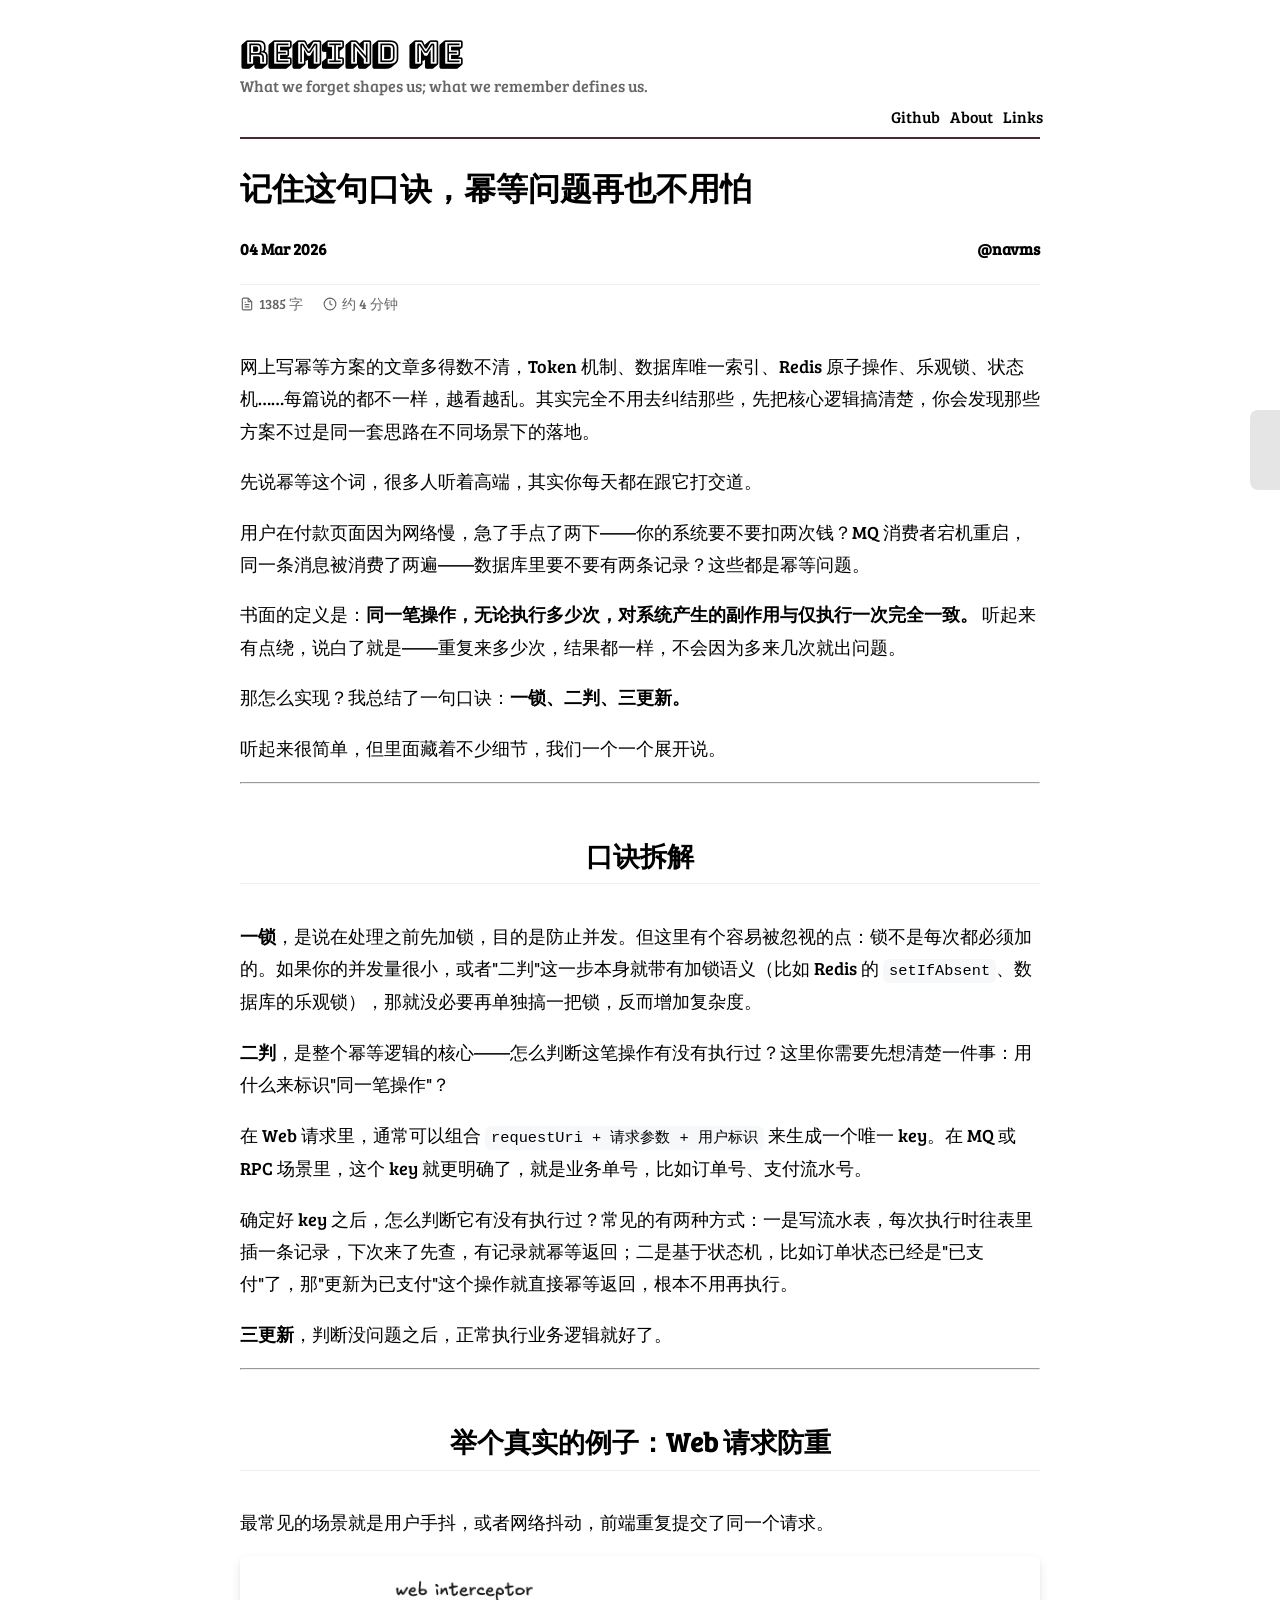
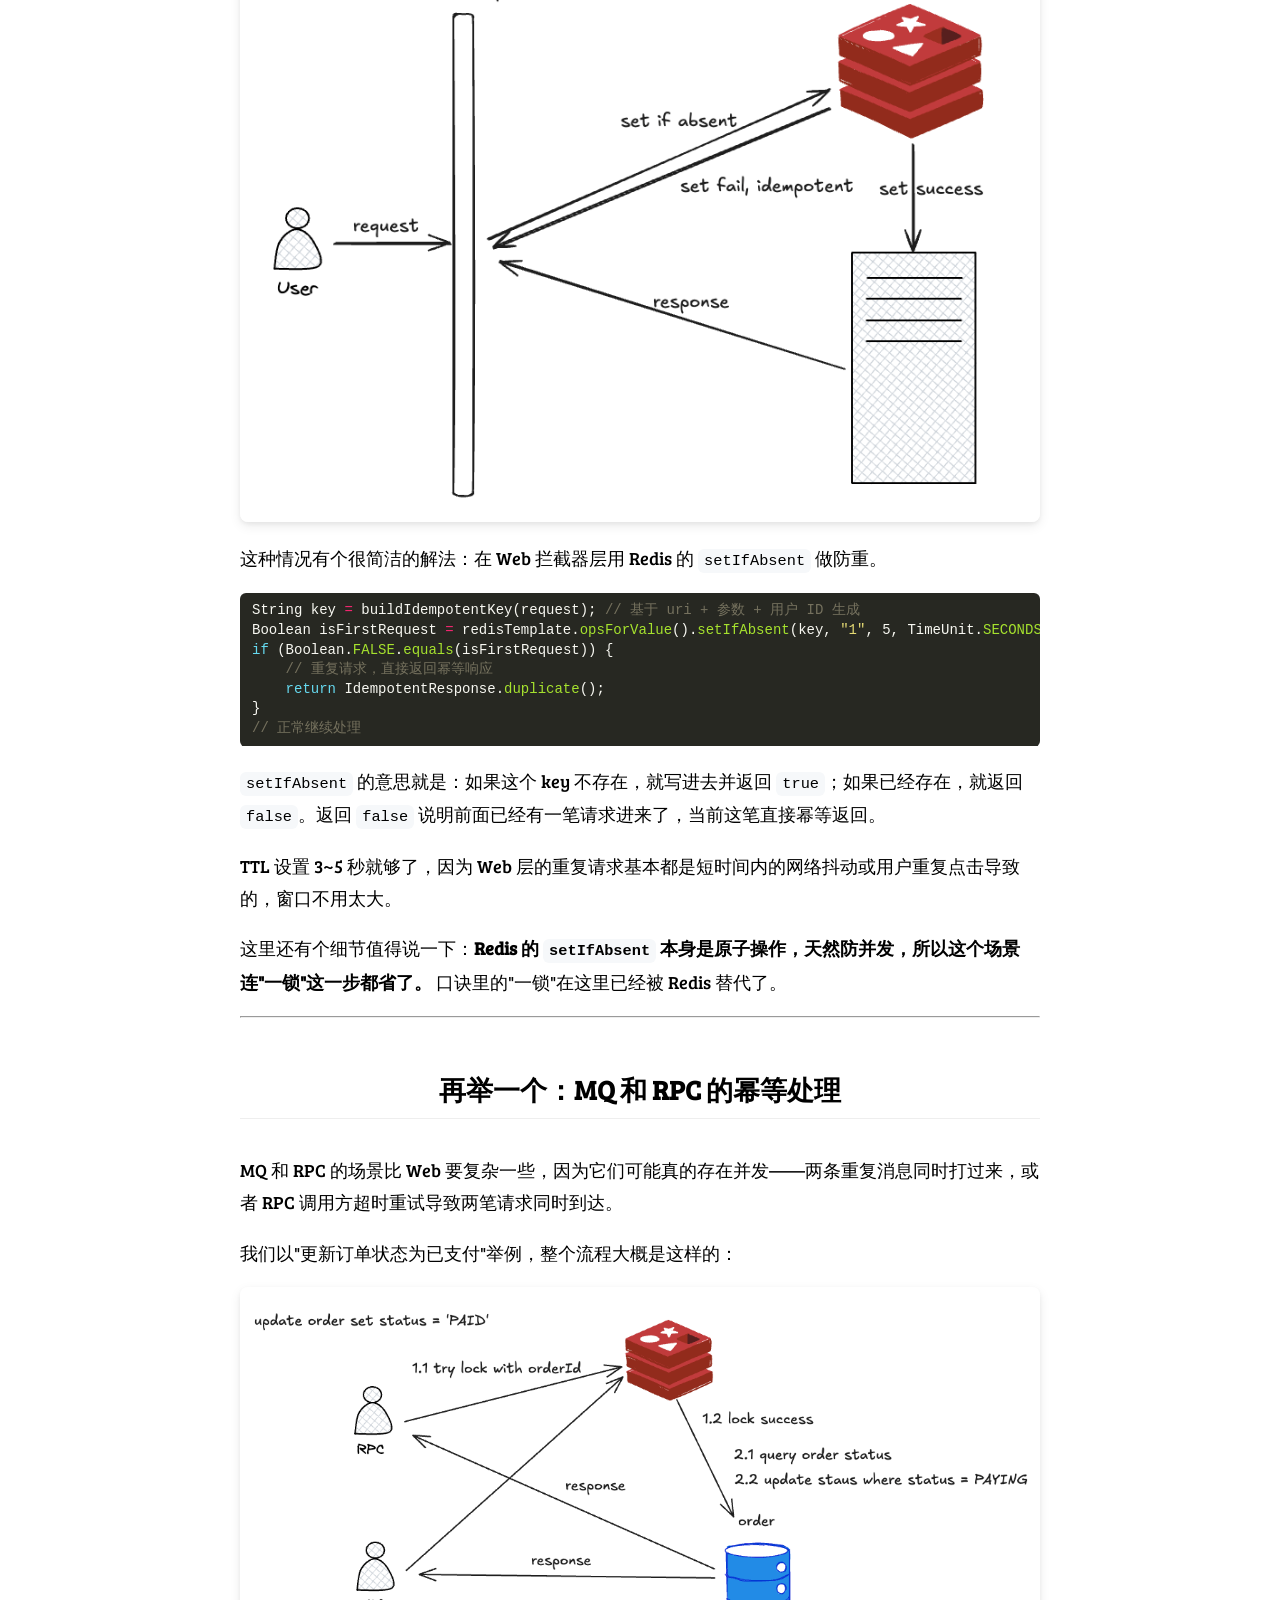
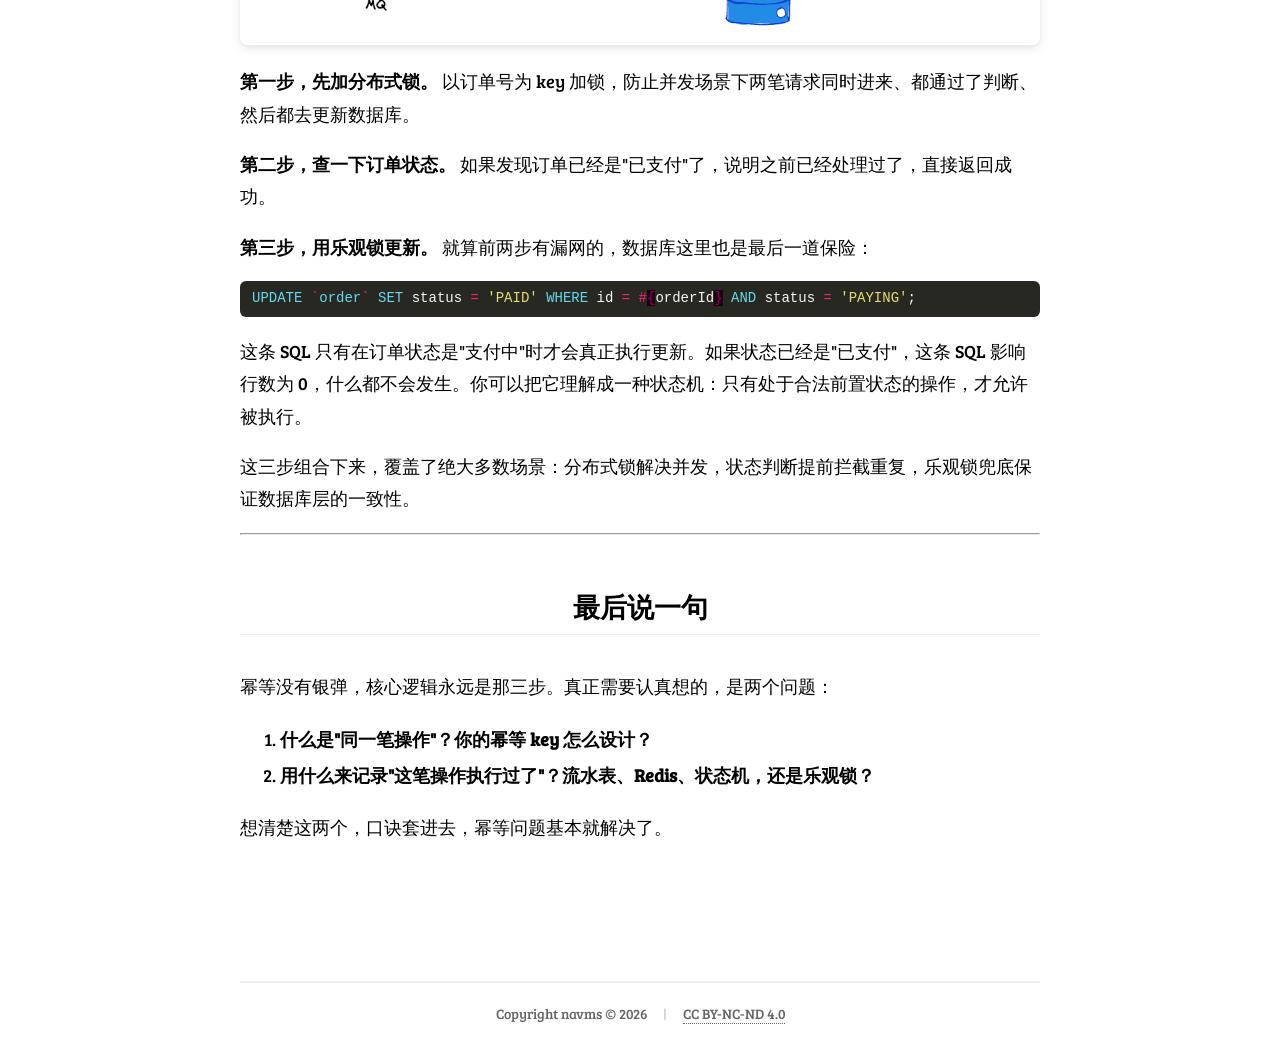
<file: posts/记住这句口诀幂等问题再也不用怕/index.html>
<!doctype html><html lang=en><head><meta charset=utf-8><meta name=generator content="Hugo 0.157.0"><meta http-equiv=X-UA-Compatible content="IE=edge"><meta name=viewport content="width=device-width,initial-scale=1"><meta name=author content="navms"><meta property="og:url" content="https://navms.github.io/posts/%E8%AE%B0%E4%BD%8F%E8%BF%99%E5%8F%A5%E5%8F%A3%E8%AF%80%E5%B9%82%E7%AD%89%E9%97%AE%E9%A2%98%E5%86%8D%E4%B9%9F%E4%B8%8D%E7%94%A8%E6%80%95/"><meta name=title content="记住这句口诀，幂等问题再也不用怕"><meta name=keywords content="navms,Blog,Remind Me,Java,程序员,JavaScript,前端,后端,Web开发,软件工程,技术博客"><meta name=description content="navms, Blog, Remind Me, Java, 程序员, JavaScript, 前端, 后端, Web开发, 软件工程, 技术博客"><link rel=canonical href=https://navms.github.io/posts/%E8%AE%B0%E4%BD%8F%E8%BF%99%E5%8F%A5%E5%8F%A3%E8%AF%80%E5%B9%82%E7%AD%89%E9%97%AE%E9%A2%98%E5%86%8D%E4%B9%9F%E4%B8%8D%E7%94%A8%E6%80%95/><link rel=apple-touch-icon href=/images/favicon.png><link rel=icon href=/images/favicon.png><link rel=shortcut href=/images/favicon.png><link rel=alternate type=application/atom+xml href=https://navms.github.io/index.xml title="navms's blog"><script type=application/ld+json>{"@context":"http://schema.org","@type":"BlogPosting","mainEntityOfPage":{"@type":"WebPage","@id":"https:\/\/navms.github.io\/"},"articleSection":"posts","name":"记住这句口诀，幂等问题再也不用怕","headline":"记住这句口诀，幂等问题再也不用怕","description":"网上写幂等方案的文章多得数不清，Token 机制、数据库唯一索引、Redis 原子操作、乐观锁、状态机……每篇说的都不一样，越看越乱。其实完全不用去纠结那些，先把核心逻辑搞清楚，你会发现那些方案不过是同一套思路在不同场景下的落地。\n先说幂等这个词，很多人听着高端，其实你每天都在跟它打交道。\n用户在付款页面因为网络慢，急了手点了两下——你的系统要不要扣两次钱？MQ 消费者宕机重启，同一条消息被消费了两遍——数据库里要不要有两条记录？这些都是幂等问题。\n书面的定义是：同一笔操作，无论执行多少次，对系统产生的副作用与仅执行一次完全一致。 听起来有点绕，说白了就是——重复来多少次，结果都一样，不会因为多来几次就出问题。\n那怎么实现？我总结了一句口诀：一锁、二判、三更新。\n听起来很简单，但里面藏着不少细节，我们一个一个展开说。\n口诀拆解 一锁，是说在处理之前先加锁，目的是防止并发。但这里有个容易被忽视的点：锁不是每次都必须加的。如果你的并发量很小，或者\u0026quot;二判\u0026quot;这一步本身就带有加锁语义（比如 Redis 的 setIfAbsent、数据库的乐观锁），那就没必要再单独搞一把锁，反而增加复杂度。\n二判，是整个幂等逻辑的核心——怎么判断这笔操作有没有执行过？这里你需要先想清楚一件事：用什么来标识\u0026quot;同一笔操作\u0026quot;？\n在 Web 请求里，通常可以组合 requestUri \u002b 请求参数 \u002b 用户标识 来生成一个唯一 key。在 MQ 或 RPC 场景里，这个 key 就更明确了，就是业务单号，比如订单号、支付流水号。\n确定好 key 之后，怎么判断它有没有执行过？常见的有两种方式：一是写流水表，每次执行时往表里插一条记录，下次来了先查，有记录就幂等返回；二是基于状态机，比如订单状态已经是\u0026quot;已支付\u0026quot;了，那\u0026quot;更新为已支付\u0026quot;这个操作就直接幂等返回，根本不用再执行。\n三更新，判断没问题之后，正常执行业务逻辑就好了。\n举个真实的例子：Web 请求防重 最常见的场景就是用户手抖，或者网络抖动，前端重复提交了同一个请求。\n这种情况有个很简洁的解法：在 Web 拦截器层用 Redis 的 setIfAbsent 做防重。\nString key = buildIdempotentKey(request); \/\/ 基于 uri \u002b 参数 \u002b 用户 ID 生成 Boolean isFirstRequest = redisTemplate.opsForValue().setIfAbsent(key, \u0026#34;1\u0026#34;, 5, TimeUnit.SECONDS); if (Boolean.FALSE.equals(isFirstRequest)) { \/\/ 重复请求，直接返回幂等响应 return IdempotentResponse.duplicate(); } \/\/ 正常继续处理 setIfAbsent 的意思就是：如果这个 key 不存在，就写进去并返回 true；如果已经存在，就返回 false。返回 false 说明前面已经有一笔请求进来了，当前这笔直接幂等返回。\n","inLanguage":"en-US","author":"navms","creator":"navms","publisher":"navms","accountablePerson":"navms","copyrightHolder":"navms","copyrightYear":"2026","datePublished":"2026-03-04 00:00:00 \u002b0000 UTC","dateModified":"2026-03-04 00:00:00 \u002b0000 UTC","url":"https:\/\/navms.github.io\/posts\/%E8%AE%B0%E4%BD%8F%E8%BF%99%E5%8F%A5%E5%8F%A3%E8%AF%80%E5%B9%82%E7%AD%89%E9%97%AE%E9%A2%98%E5%86%8D%E4%B9%9F%E4%B8%8D%E7%94%A8%E6%80%95\/","keywords":[]}</script><title>记住这句口诀，幂等问题再也不用怕</title><meta property="og:title" content="记住这句口诀，幂等问题再也不用怕"><meta property="og:type" content="article"><meta property="og:description" content='网上写幂等方案的文章多得数不清，Token 机制、数据库唯一索引、Redis 原子操作、乐观锁、状态机……每篇说的都不一样，越看越乱。其实完全不用去纠结那些，先把核心逻辑搞清楚，你会发现那些方案不过是同一套思路在不同场景下的落地。
先说幂等这个词，很多人听着高端，其实你每天都在跟它打交道。
用户在付款页面因为网络慢，急了手点了两下——你的系统要不要扣两次钱？MQ 消费者宕机重启，同一条消息被消费了两遍——数据库里要不要有两条记录？这些都是幂等问题。
书面的定义是：同一笔操作，无论执行多少次，对系统产生的副作用与仅执行一次完全一致。 听起来有点绕，说白了就是——重复来多少次，结果都一样，不会因为多来几次就出问题。
那怎么实现？我总结了一句口诀：一锁、二判、三更新。
听起来很简单，但里面藏着不少细节，我们一个一个展开说。
口诀拆解 一锁，是说在处理之前先加锁，目的是防止并发。但这里有个容易被忽视的点：锁不是每次都必须加的。如果你的并发量很小，或者"二判"这一步本身就带有加锁语义（比如 Redis 的 setIfAbsent、数据库的乐观锁），那就没必要再单独搞一把锁，反而增加复杂度。
二判，是整个幂等逻辑的核心——怎么判断这笔操作有没有执行过？这里你需要先想清楚一件事：用什么来标识"同一笔操作"？
在 Web 请求里，通常可以组合 requestUri + 请求参数 + 用户标识 来生成一个唯一 key。在 MQ 或 RPC 场景里，这个 key 就更明确了，就是业务单号，比如订单号、支付流水号。
确定好 key 之后，怎么判断它有没有执行过？常见的有两种方式：一是写流水表，每次执行时往表里插一条记录，下次来了先查，有记录就幂等返回；二是基于状态机，比如订单状态已经是"已支付"了，那"更新为已支付"这个操作就直接幂等返回，根本不用再执行。
三更新，判断没问题之后，正常执行业务逻辑就好了。
举个真实的例子：Web 请求防重 最常见的场景就是用户手抖，或者网络抖动，前端重复提交了同一个请求。
这种情况有个很简洁的解法：在 Web 拦截器层用 Redis 的 setIfAbsent 做防重。
String key = buildIdempotentKey(request); // 基于 uri + 参数 + 用户 ID 生成 Boolean isFirstRequest = redisTemplate.opsForValue().setIfAbsent(key, "1", 5, TimeUnit.SECONDS); if (Boolean.FALSE.equals(isFirstRequest)) { // 重复请求，直接返回幂等响应 return IdempotentResponse.duplicate(); } // 正常继续处理 setIfAbsent 的意思就是：如果这个 key 不存在，就写进去并返回 true；如果已经存在，就返回 false。返回 false 说明前面已经有一笔请求进来了，当前这笔直接幂等返回。
'><meta name=description content='网上写幂等方案的文章多得数不清，Token 机制、数据库唯一索引、Redis 原子操作、乐观锁、状态机……每篇说的都不一样，越看越乱。其实完全不用去纠结那些，先把核心逻辑搞清楚，你会发现那些方案不过是同一套思路在不同场景下的落地。
先说幂等这个词，很多人听着高端，其实你每天都在跟它打交道。
用户在付款页面因为网络慢，急了手点了两下——你的系统要不要扣两次钱？MQ 消费者宕机重启，同一条消息被消费了两遍——数据库里要不要有两条记录？这些都是幂等问题。
书面的定义是：同一笔操作，无论执行多少次，对系统产生的副作用与仅执行一次完全一致。 听起来有点绕，说白了就是——重复来多少次，结果都一样，不会因为多来几次就出问题。
那怎么实现？我总结了一句口诀：一锁、二判、三更新。
听起来很简单，但里面藏着不少细节，我们一个一个展开说。
口诀拆解 一锁，是说在处理之前先加锁，目的是防止并发。但这里有个容易被忽视的点：锁不是每次都必须加的。如果你的并发量很小，或者"二判"这一步本身就带有加锁语义（比如 Redis 的 setIfAbsent、数据库的乐观锁），那就没必要再单独搞一把锁，反而增加复杂度。
二判，是整个幂等逻辑的核心——怎么判断这笔操作有没有执行过？这里你需要先想清楚一件事：用什么来标识"同一笔操作"？
在 Web 请求里，通常可以组合 requestUri + 请求参数 + 用户标识 来生成一个唯一 key。在 MQ 或 RPC 场景里，这个 key 就更明确了，就是业务单号，比如订单号、支付流水号。
确定好 key 之后，怎么判断它有没有执行过？常见的有两种方式：一是写流水表，每次执行时往表里插一条记录，下次来了先查，有记录就幂等返回；二是基于状态机，比如订单状态已经是"已支付"了，那"更新为已支付"这个操作就直接幂等返回，根本不用再执行。
三更新，判断没问题之后，正常执行业务逻辑就好了。
举个真实的例子：Web 请求防重 最常见的场景就是用户手抖，或者网络抖动，前端重复提交了同一个请求。
这种情况有个很简洁的解法：在 Web 拦截器层用 Redis 的 setIfAbsent 做防重。
String key = buildIdempotentKey(request); // 基于 uri + 参数 + 用户 ID 生成 Boolean isFirstRequest = redisTemplate.opsForValue().setIfAbsent(key, "1", 5, TimeUnit.SECONDS); if (Boolean.FALSE.equals(isFirstRequest)) { // 重复请求，直接返回幂等响应 return IdempotentResponse.duplicate(); } // 正常继续处理 setIfAbsent 的意思就是：如果这个 key 不存在，就写进去并返回 true；如果已经存在，就返回 false。返回 false 说明前面已经有一笔请求进来了，当前这笔直接幂等返回。
'><meta property="og:locale" content="zh-cn"><meta property="og:image" content="/images/favicon.png"><link rel=stylesheet href=/css/index.min.css><link rel=stylesheet href=/css/flexboxgrid-6.3.1.min.min.css><link href=/index.xml rel=alternate type=application/rss+xml title="navms's blog"><link rel=preconnect href=https://fonts.gstatic.com><link href="https://fonts.googleapis.com/css?family=Bree+Serif|Bungee+Shade" rel=stylesheet><script async src="https://www.googletagmanager.com/gtag/js?id=UA-xxx"></script></head><body><article class="post Chinese" id=article><div class=row><div class=col-xs-12><div class=site-header><header><div class=header-title><a href=/>REMIND ME</a></div><div class=header-subtitle>What we forget shapes us; what we remember defines us.</div></header><div class="row end-md header-items"><div class=header-item><a href=https://github.com/navms>Github</a></div><div class=header-item><a href=/about/>About</a></div><div class=header-item><a href=/links/>Links</a></div></div><div class=row></div><div class=header-line></div></div><header class=post-header><h1 class=post-title>记住这句口诀，幂等问题再也不用怕</h1><div class="row post-desc"><div class=col-xs-6><time class=post-date datetime="2026-03-04 00:00:00 UTC">04 Mar 2026</time></div><div class=col-xs-6><div class=post-author><a href=/about/>@navms</a></div></div></div><div class="row post-meta"><div class=col-xs-12><div class=word-count-info><span class=word-count><svg class="word-count-icon" width="14" height="14" viewBox="0 0 24 24" fill="none" stroke="currentColor" stroke-width="2"><path d="M14 2H6A2 2 0 004 4v16a2 2 0 002 2h12a2 2 0 002-2V8z"/><polyline points="14,2 14,8 20,8"/><line x1="16" y1="13" x2="8" y2="13"/><line x1="16" y1="17" x2="8" y2="17"/><polyline points="10,9 9,9 8,9"/></svg>
1385 字
</span><span class=reading-time><svg class="reading-time-icon" width="14" height="14" viewBox="0 0 24 24" fill="none" stroke="currentColor" stroke-width="2"><circle cx="12" cy="12" r="10"/><polyline points="12,6 12,12 16,14"/></svg>
约 4 分钟</span></div></div></div></header><div class=toc-container id=tocContainer><div class=toc-header>目录</div><div class=toc-content id=tocContent></div></div><div class="post-content markdown-body"><p>网上写幂等方案的文章多得数不清，Token 机制、数据库唯一索引、Redis 原子操作、乐观锁、状态机……每篇说的都不一样，越看越乱。其实完全不用去纠结那些，先把核心逻辑搞清楚，你会发现那些方案不过是同一套思路在不同场景下的落地。</p><p>先说幂等这个词，很多人听着高端，其实你每天都在跟它打交道。</p><p>用户在付款页面因为网络慢，急了手点了两下——你的系统要不要扣两次钱？MQ 消费者宕机重启，同一条消息被消费了两遍——数据库里要不要有两条记录？这些都是幂等问题。</p><p>书面的定义是：<strong>同一笔操作，无论执行多少次，对系统产生的副作用与仅执行一次完全一致。</strong> 听起来有点绕，说白了就是——重复来多少次，结果都一样，不会因为多来几次就出问题。</p><p>那怎么实现？我总结了一句口诀：<strong>一锁、二判、三更新。</strong></p><p>听起来很简单，但里面藏着不少细节，我们一个一个展开说。</p><hr><h2 id=口诀拆解>口诀拆解</h2><p><strong>一锁</strong>，是说在处理之前先加锁，目的是防止并发。但这里有个容易被忽视的点：锁不是每次都必须加的。如果你的并发量很小，或者"二判"这一步本身就带有加锁语义（比如 Redis 的 <code>setIfAbsent</code>、数据库的乐观锁），那就没必要再单独搞一把锁，反而增加复杂度。</p><p><strong>二判</strong>，是整个幂等逻辑的核心——怎么判断这笔操作有没有执行过？这里你需要先想清楚一件事：用什么来标识"同一笔操作"？</p><p>在 Web 请求里，通常可以组合 <code>requestUri + 请求参数 + 用户标识</code> 来生成一个唯一 key。在 MQ 或 RPC 场景里，这个 key 就更明确了，就是业务单号，比如订单号、支付流水号。</p><p>确定好 key 之后，怎么判断它有没有执行过？常见的有两种方式：一是写流水表，每次执行时往表里插一条记录，下次来了先查，有记录就幂等返回；二是基于状态机，比如订单状态已经是"已支付"了，那"更新为已支付"这个操作就直接幂等返回，根本不用再执行。</p><p><strong>三更新</strong>，判断没问题之后，正常执行业务逻辑就好了。</p><hr><h2 id=举个真实的例子web-请求防重>举个真实的例子：Web 请求防重</h2><p>最常见的场景就是用户手抖，或者网络抖动，前端重复提交了同一个请求。</p><p><img src=assets/1772530446901-6f0f3236-6b4c-4c2c-bbdc-906da375980a.png alt class=rounded-shadow-image loading=lazy></p><p>这种情况有个很简洁的解法：在 Web 拦截器层用 Redis 的 <code>setIfAbsent</code> 做防重。</p><div class=highlight><pre tabindex=0 style=color:#f8f8f2;background-color:#272822;-moz-tab-size:4;-o-tab-size:4;tab-size:4;-webkit-text-size-adjust:none><code class=language-java data-lang=java><span style=display:flex><span>String key <span style=color:#f92672>=</span> buildIdempotentKey(request); <span style=color:#75715e>// 基于 uri + 参数 + 用户 ID 生成</span>
</span></span><span style=display:flex><span>Boolean isFirstRequest <span style=color:#f92672>=</span> redisTemplate.<span style=color:#a6e22e>opsForValue</span>().<span style=color:#a6e22e>setIfAbsent</span>(key, <span style=color:#e6db74>&#34;1&#34;</span>, 5, TimeUnit.<span style=color:#a6e22e>SECONDS</span>);
</span></span><span style=display:flex><span><span style=color:#66d9ef>if</span> (Boolean.<span style=color:#a6e22e>FALSE</span>.<span style=color:#a6e22e>equals</span>(isFirstRequest)) {
</span></span><span style=display:flex><span>    <span style=color:#75715e>// 重复请求，直接返回幂等响应</span>
</span></span><span style=display:flex><span>    <span style=color:#66d9ef>return</span> IdempotentResponse.<span style=color:#a6e22e>duplicate</span>();
</span></span><span style=display:flex><span>}
</span></span><span style=display:flex><span><span style=color:#75715e>// 正常继续处理</span>
</span></span></code></pre></div><p><code>setIfAbsent</code> 的意思就是：如果这个 key 不存在，就写进去并返回 <code>true</code>；如果已经存在，就返回 <code>false</code>。返回 <code>false</code> 说明前面已经有一笔请求进来了，当前这笔直接幂等返回。</p><p>TTL 设置 3~5 秒就够了，因为 Web 层的重复请求基本都是短时间内的网络抖动或用户重复点击导致的，窗口不用太大。</p><p>这里还有个细节值得说一下：<strong>Redis 的 <strong><code>setIfAbsent</code></strong> 本身是原子操作，天然防并发，所以这个场景连"一锁"这一步都省了。</strong> 口诀里的"一锁"在这里已经被 Redis 替代了。</p><hr><h2 id=再举一个mq-和-rpc-的幂等处理>再举一个：MQ 和 RPC 的幂等处理</h2><p>MQ 和 RPC 的场景比 Web 要复杂一些，因为它们可能真的存在并发——两条重复消息同时打过来，或者 RPC 调用方超时重试导致两笔请求同时到达。</p><p>我们以"更新订单状态为已支付"举例，整个流程大概是这样的：</p><p><img src=assets/1772530534954-19d5fff7-304e-47e7-b065-45cb2f7046af.png alt class=rounded-shadow-image loading=lazy></p><p><strong>第一步，先加分布式锁。</strong> 以订单号为 key 加锁，防止并发场景下两笔请求同时进来、都通过了判断、然后都去更新数据库。</p><p><strong>第二步，查一下订单状态。</strong> 如果发现订单已经是"已支付"了，说明之前已经处理过了，直接返回成功。</p><p><strong>第三步，用乐观锁更新。</strong> 就算前两步有漏网的，数据库这里也是最后一道保险：</p><div class=highlight><pre tabindex=0 style=color:#f8f8f2;background-color:#272822;-moz-tab-size:4;-o-tab-size:4;tab-size:4;-webkit-text-size-adjust:none><code class=language-sql data-lang=sql><span style=display:flex><span><span style=color:#66d9ef>UPDATE</span> <span style=color:#f92672>`</span><span style=color:#66d9ef>order</span><span style=color:#f92672>`</span> <span style=color:#66d9ef>SET</span> status <span style=color:#f92672>=</span> <span style=color:#e6db74>&#39;PAID&#39;</span> <span style=color:#66d9ef>WHERE</span> id <span style=color:#f92672>=</span> <span style=color:#f92672>#</span><span style=color:#960050;background-color:#1e0010>{</span>orderId<span style=color:#960050;background-color:#1e0010>}</span> <span style=color:#66d9ef>AND</span> status <span style=color:#f92672>=</span> <span style=color:#e6db74>&#39;PAYING&#39;</span>;
</span></span></code></pre></div><p>这条 SQL 只有在订单状态是"支付中"时才会真正执行更新。如果状态已经是"已支付"，这条 SQL 影响行数为 0，什么都不会发生。你可以把它理解成一种状态机：只有处于合法前置状态的操作，才允许被执行。</p><p>这三步组合下来，覆盖了绝大多数场景：分布式锁解决并发，状态判断提前拦截重复，乐观锁兜底保证数据库层的一致性。</p><hr><h2 id=最后说一句>最后说一句</h2><p>幂等没有银弹，核心逻辑永远是那三步。真正需要认真想的，是两个问题：</p><ol><li><strong>什么是"同一笔操作"？你的幂等 key 怎么设计？</strong></li><li><strong>用什么来记录"这笔操作执行过了"？流水表、Redis、状态机，还是乐观锁？</strong></li></ol><p>想清楚这两个，口诀套进去，幂等问题基本就解决了。</p></div><div class="row middle-xs"><div class=col-xs-12></div></div><div class=row><div class=col-xs-12></div></div><div style=height:50px></div><div class=post-comments><div id=disqus_thread></div><script>(function(){var e=document,t=e.createElement("script");t.src="https://hein-hp-click.disqus.com/embed.js",t.setAttribute("data-timestamp",+new Date),(e.head||e.body).appendChild(t)})()</script><noscript>Please enable JavaScript to view the <a href=https://disqus.com/?ref_noscript>comments powered by Disqus.</a></noscript></div><div class=site-footer><div class=footer-content><div class=footer-copyright>Copyright navms © 2026</div><div class=footer-separator>|</div><div class=footer-license><a href=https://creativecommons.org/licenses/by-nc-nd/4.0/ target=_blank rel=noopener>CC BY-NC-ND 4.0</a></div></div></div></div></div></article><a href=# class=back-to-top id=backToTop title=返回顶部></a><div class=toc-trigger id=tocTrigger></div><script>document.addEventListener("DOMContentLoaded",function(){const e=document.getElementById("backToTop");e&&(window.addEventListener("scroll",function(){window.pageYOffset>300?e.classList.add("show"):e.classList.remove("show")}),e.addEventListener("click",function(e){e.preventDefault(),window.scrollTo({top:0,behavior:"smooth"})}))});function wrapTables(){const e=document.querySelectorAll(".markdown-body table");e.forEach(function(e){if(!e.parentElement.classList.contains("table-container")){const t=document.createElement("div");t.className="table-container",e.parentNode.insertBefore(t,e),t.appendChild(e)}})}wrapTables();function initTableOfContents(){const e=document.getElementById("tocContainer"),t=document.getElementById("tocContent"),n=document.getElementById("tocTrigger");if(!e||!t)return;const s=document.querySelectorAll(".markdown-body h1, .markdown-body h2, .markdown-body h3");if(s.length===0){e.style.display="none",n&&(n.style.display="none");return}s.forEach((e,t)=>{e.id||(e.id=`heading-${t}`)});let i="<ul>";s.forEach((e)=>{const s=e.tagName.toLowerCase(),o=e.textContent.trim(),n=e.id;i+=`<li class="toc-${s}">
        <a href="#${n}" data-target="${n}">${o}</a>
      </li>`}),i+="</ul>",t.innerHTML=i;let r=!1,a;function c(){clearTimeout(a),e.classList.add("show"),r=!0}function l(){a=setTimeout(()=>{e.classList.remove("show"),r=!1},300)}n&&(n.addEventListener("mouseenter",c),n.addEventListener("mouseleave",l)),e.addEventListener("mouseenter",()=>{clearTimeout(a),c()}),e.addEventListener("mouseleave",l),t.addEventListener("click",e=>{if(e.target.tagName==="A"){e.preventDefault();const n=e.target.getAttribute("data-target"),t=document.getElementById(n);if(t){const e=t.offsetTop-80;window.scrollTo({top:e,behavior:"smooth"})}}});let o=null;function d(){const n=window.pageYOffset;let e=null;for(let t=s.length-1;t>=0;t--){const o=s[t];if(o.offsetTop-100<=n){e=o;break}}if(e){const n=t.querySelector(`a[data-target="${e.id}"]`);if(n!==o&&(o&&o.classList.remove("active"),n)){n.classList.add("active"),o=n;const e=t.getBoundingClientRect(),s=n.getBoundingClientRect();(s.top<e.top||s.bottom>e.bottom)&&n.scrollIntoView({behavior:"smooth",block:"center"})}}}let u;window.addEventListener("scroll",()=>{clearTimeout(u),u=setTimeout(d,50)}),d()}initTableOfContents()</script></body></html>
</file>
